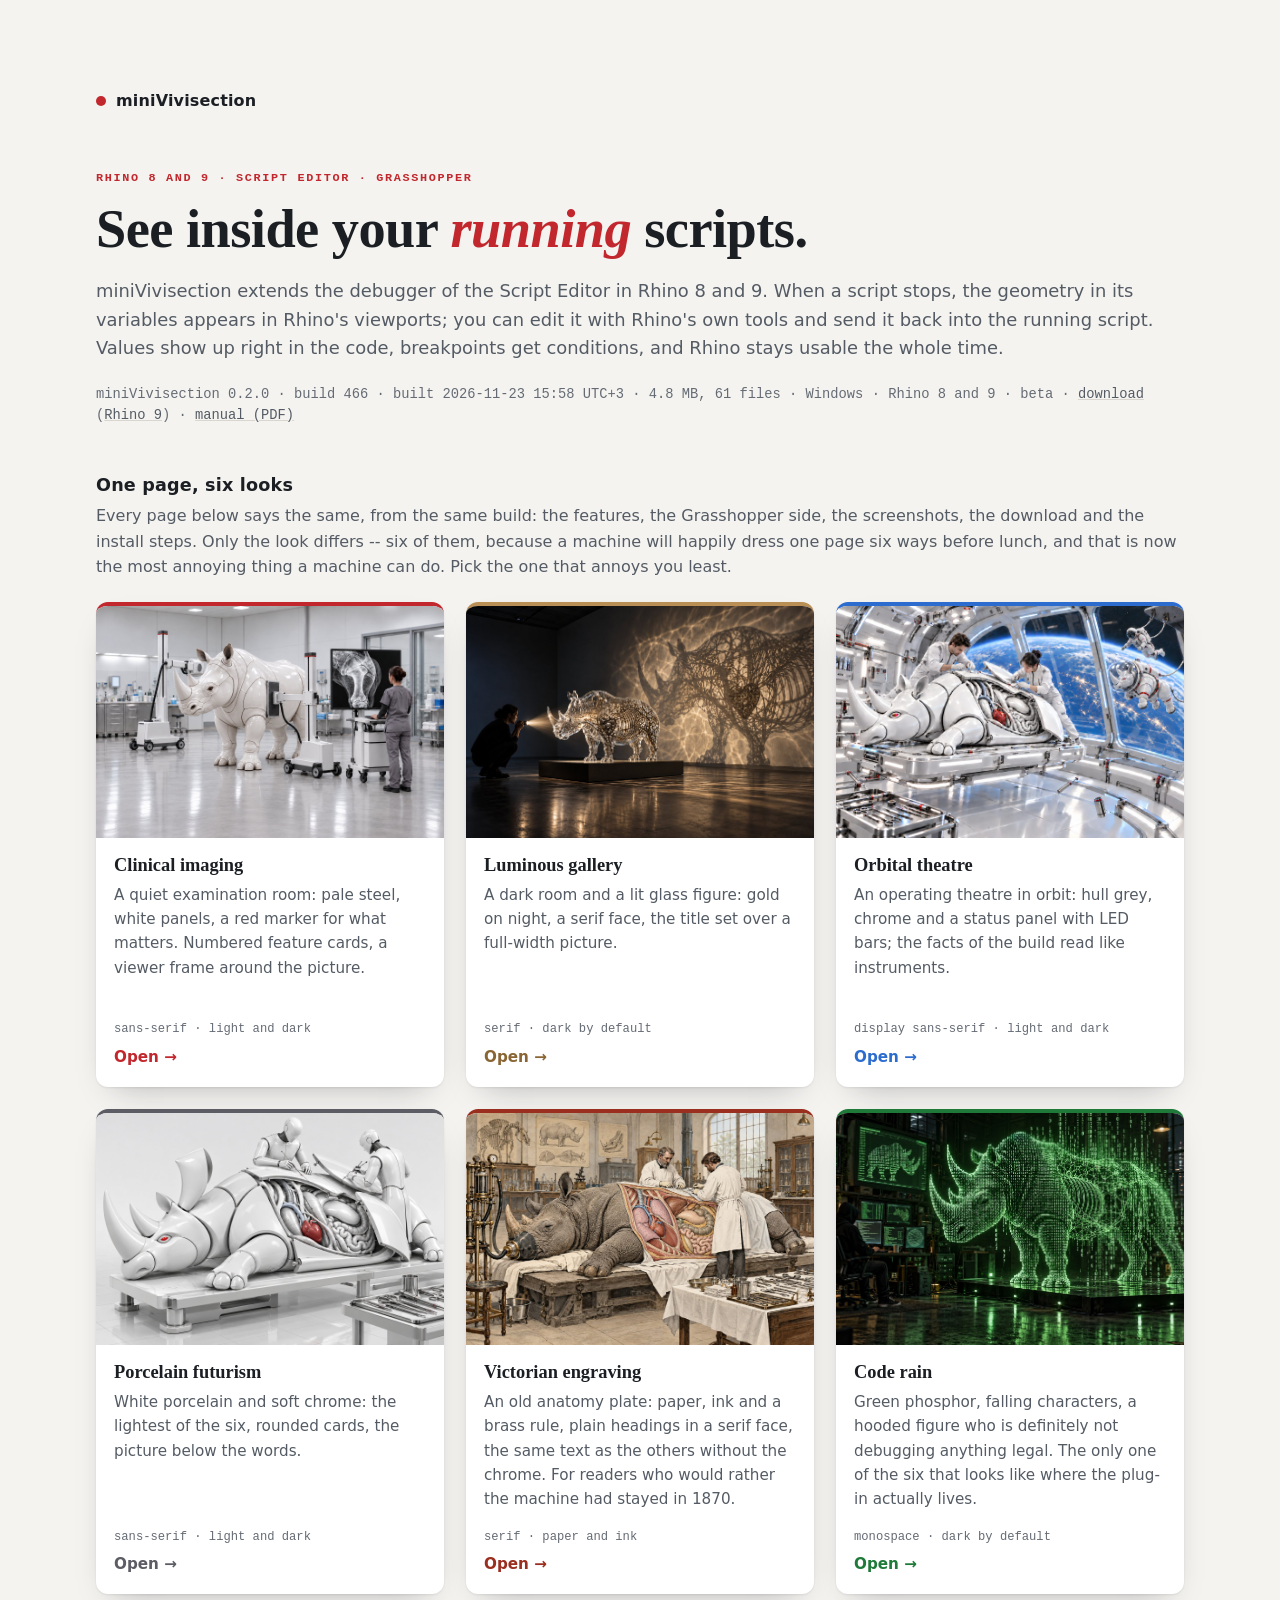
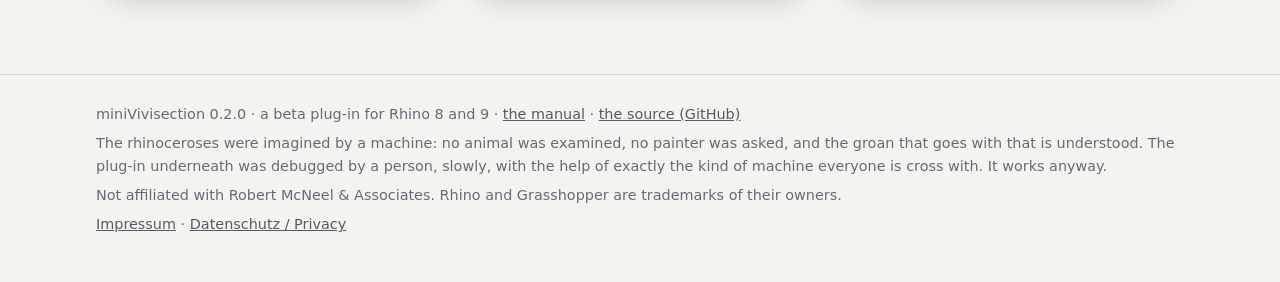
<file: web/pages/index.html>
<!doctype html>
<html lang="en">
<head>
<meta charset="utf-8">
<meta name="viewport" content="width=device-width, initial-scale=1">
<meta name="color-scheme" content="light dark">
<title>miniVivisection — see your Rhino script's data while you debug</title>
<meta name="description" content="miniVivisection: see inside your running scripts. A debugger extension for the Script Editor and Grasshopper of Rhino 8 and 9. One page in six looks: pick one.">
<link rel="canonical" href="https://restweiss.de/miniVivisection/">
<meta property="og:type" content="website">
<meta property="og:title" content="miniVivisection — see your Rhino script's data while you debug">
<meta property="og:description" content="A debugger extension for the Script Editor and Grasshopper of Rhino 8 and 9. One page in six looks: pick one.">
<meta property="og:image" content="https://restweiss.de/miniVivisection/clinical-imaging/hero.jpg?b=466">
<meta property="og:url" content="https://restweiss.de/miniVivisection/">
<link rel="icon" href="data:image/svg+xml,%3Csvg xmlns='http://www.w3.org/2000/svg' viewBox='0 0 32 32'%3E%3Crect width='32' height='32' rx='6' fill='%231b1f24'/%3E%3Ctext x='6' y='24' font-family='Georgia,serif' font-size='20' font-weight='700' fill='%23ffffff'%3EV%3C/text%3E%3Ccircle cx='24.5' cy='10.5' r='2.6' fill='none' stroke='%23e8585e' stroke-width='1.8'/%3E%3C/svg%3E">
<style>
  :root {
    --bg: #f4f3f0;
    --card: #ffffff;
    --ink: #1b1f24;
    --ink-soft: #545b64;
    --ink-faint: #656b74;
    --rule: #d9d6cf;
    --shadow: 0 1px 2px rgba(20, 20, 30, .08), 0 14px 32px -18px rgba(20, 20, 30, .35);
    --mark: #c1272d;
    --serif: "Iowan Old Style", "Palatino Linotype", Palatino, Georgia, serif;
    --sans: "Segoe UI Variable Text", "Segoe UI", system-ui, -apple-system, sans-serif;
    --mono: "Cascadia Mono", Consolas, "SF Mono", Menlo, monospace;
  }
  @media (prefers-color-scheme: dark) {
    :root:not([data-theme="light"]) {
      --bg: #101216;
      --card: #181b21;
      --ink: #e9e7e1;
      --ink-soft: #b3b0a8;
      --ink-faint: #8f8d86;
      --rule: #2b2f36;
      --shadow: 0 1px 2px rgba(0, 0, 0, .5), 0 16px 36px -18px rgba(0, 0, 0, .8);
      --mark: #e8585e;
    }
  }
  :root[data-theme="dark"] {
    --bg: #101216;
    --card: #181b21;
    --ink: #e9e7e1;
    --ink-soft: #b3b0a8;
    --ink-faint: #8f8d86;
    --rule: #2b2f36;
    --shadow: 0 1px 2px rgba(0, 0, 0, .5), 0 16px 36px -18px rgba(0, 0, 0, .8);
    --mark: #e8585e;
  }
  * { box-sizing: border-box; }
  html { -webkit-text-size-adjust: 100%; }
  body {
    margin: 0;
    background: var(--bg);
    color: var(--ink);
    font: 16px/1.6 var(--sans);
  }
  a { color: inherit; }
  a:focus-visible, button:focus-visible { outline: 2px solid currentColor; outline-offset: 3px; }
  .wrap { max-width: 1120px; margin: 0 auto; padding: 0 16px; }

  header { padding: clamp(40px, 8vw, 88px) 0 clamp(28px, 5vw, 48px); }
  .brand { display: flex; align-items: center; gap: 10px; font-weight: 600; letter-spacing: .01em; margin-bottom: clamp(28px, 5vw, 56px); }
  .brand .dot { width: 10px; height: 10px; border-radius: 50%; background: var(--mark); flex: none; }
  .eyebrow { font: 600 .74rem/1.4 var(--mono); letter-spacing: .14em; text-transform: uppercase; color: var(--mark); margin-bottom: 14px; }
  h1 { font: 700 clamp(2rem, 5.2vw, 3.4rem)/1.08 var(--serif); letter-spacing: -.01em; margin: 0 0 18px; }
  h1 em { font-style: italic; color: var(--mark); }
  .lead { font-size: 1.12rem; color: var(--ink-soft); margin: 0 0 22px; }
  .meta { font: .86rem/1.5 var(--mono); color: var(--ink-faint); }
  .meta a { color: var(--ink-soft); text-decoration-color: var(--rule); }

  .choose { padding: 0 0 clamp(40px, 7vw, 80px); }
  .choose h2 { font: 700 1.1rem/1.3 var(--sans); letter-spacing: .01em; margin: 0 0 6px; }
  .choose .sub { margin: 0 0 22px; color: var(--ink-soft); }
  .grid {
    display: grid;
    grid-template-columns: repeat(auto-fill, minmax(min(300px, 100%), 1fr));
    grid-auto-rows: 1fr;           /* every row, and so every card, the same height */
    gap: 22px;
    list-style: none; margin: 0; padding: 0;
  }
  .grid > li { display: flex; }   /* the card fills its cell: the text block grows, Open sits at the foot */
  .card {
    display: flex; flex-direction: column; flex: 1;
    background: var(--card);
    border-radius: 12px;
    border-top: 4px solid var(--accent);
    box-shadow: var(--shadow);
    overflow: hidden;
    text-decoration: none;
    color: inherit;
    transition: transform .18s ease, box-shadow .18s ease;
  }
  .card:hover, .card:focus-visible { transform: translateY(-3px); box-shadow: 0 2px 4px rgba(20, 20, 30, .08), 0 24px 44px -20px rgba(20, 20, 30, .45); }
  @media (prefers-reduced-motion: reduce) { .card { transition: none; } .card:hover { transform: none; } }
  .card img { display: block; width: 100%; height: auto; aspect-ratio: 3 / 2; object-fit: cover; background: var(--rule); }
  .card .text { padding: 16px 18px 18px; display: flex; flex-direction: column; gap: 6px; flex: 1; }
  .card .name { font: 700 1.15rem/1.25 var(--serif); }
  .card .look { color: var(--ink-soft); font-size: .95rem; margin: 0; }
  .card .type { font: .76rem/1.5 var(--mono); color: var(--ink-faint); margin-top: auto; padding-top: 10px; }
  .card .go { color: var(--go, var(--accent)); font-weight: 600; font-size: .95rem; } /* --go: the accent where it is too faint for text (WCAG AA) */
  .card .go::after { content: " \2192"; }
  .clinical { --accent: #c1272d; }
  .luminous { --accent: #b98f55; --go: #8a6534; }
  .orbital { --accent: #2d6ccf; }
  .porcelain { --accent: #5c5c64; }
  .victorian { --accent: #9a2f1f; }
  .rain { --accent: #1f7a3a; }
  @media (prefers-color-scheme: dark) { :root:not([data-theme="light"]) .rain { --accent: #39ff6e; } }
  :root[data-theme="dark"] .rain { --accent: #39ff6e; }
  @media (prefers-color-scheme: dark) { :root:not([data-theme="light"]) .porcelain { --accent: #9a9aa3; } }
  :root[data-theme="dark"] .porcelain { --accent: #9a9aa3; }
  @media (prefers-color-scheme: dark) {
    :root:not([data-theme="light"]) .clinical { --go: #ff6b70; }
    :root:not([data-theme="light"]) .orbital { --go: #7aa7f0; }
    :root:not([data-theme="light"]) .victorian { --go: #e8826c; }
    :root:not([data-theme="light"]) .luminous { --go: #b98f55; }
  }
  :root[data-theme="dark"] .clinical { --go: #ff6b70; }
  :root[data-theme="dark"] .orbital { --go: #7aa7f0; }
  :root[data-theme="dark"] .victorian { --go: #e8826c; }
  :root[data-theme="dark"] .luminous { --go: #b98f55; }

  footer { border-top: 1px solid var(--rule); padding: 22px 0 40px; color: var(--ink-faint); font-size: .9rem; }
  footer p { margin: 6px 0; }
  footer a { color: var(--ink-soft); }
</style>
</head>
<body>
<header>
  <div class="wrap">
    <div class="brand"><span class="dot" aria-hidden="true"></span>miniVivisection</div>
    <div class="eyebrow">Rhino 8 and 9 &middot; Script Editor &middot; Grasshopper</div>
    <h1>See inside your <em>running</em> scripts.</h1>
    <p class="lead">
      miniVivisection extends the debugger of the Script Editor in Rhino 8 and 9. When a script stops, the geometry in its
      variables appears in Rhino's viewports; you can edit it with Rhino's own tools and send it back into the
      running script. Values show up right in the code, breakpoints get conditions, and Rhino stays usable the whole time.
    </p>
    <div class="meta">miniVivisection 0.2.0 &middot; build 466 &middot; built 2026-11-23 15:58 UTC+3 &middot; 4.8 MB, 61 files &middot; Windows &middot; Rhino 8 and 9 &middot; beta &middot;
      <a href="downloads/minivivisection-0.2.0-beta.466-rh8_36-win.yak">download</a> (<a href="downloads/minivivisection-0.2.0-beta.466-rh9_2-win.yak">Rhino 9</a>) &middot; <a href="downloads/miniVivisection_Manual.pdf">manual (PDF)</a></div>
  </div>
</header>

<main class="choose">
  <div class="wrap">
    <h2>One page, six looks</h2>
    <p class="sub">Every page below says the same, from the same build: the features, the Grasshopper side, the screenshots, the download and the install steps. Only the look differs -- six of them, because a machine will happily dress one page six ways before lunch, and that is now the most annoying thing a machine can do. Pick the one that annoys you least.</p>
    <ul class="grid">
      <li><a class="card clinical" href="clinical-imaging/">
        <img src="clinical-imaging/hero.jpg?b=466" width="1536" height="1024" alt="A ceramic rhinoceros under examination in an imaging lab" loading="lazy" decoding="async">
        <span class="text">
          <span class="name">Clinical imaging</span>
          <p class="look">A quiet examination room: pale steel, white panels, a red marker for what matters. Numbered feature cards, a viewer frame around the picture.</p>
          <span class="type">sans-serif &middot; light and dark</span>
          <span class="go">Open</span>
        </span>
      </a></li>
      <li><a class="card luminous" href="luminous-gallery/">
        <img src="luminous-gallery/hero.jpg?b=466" width="1672" height="941" alt="A glass rhinoceros lit in a dark gallery" loading="lazy" decoding="async">
        <span class="text">
          <span class="name">Luminous gallery</span>
          <p class="look">A dark room and a lit glass figure: gold on night, a serif face, the title set over a full-width picture.</p>
          <span class="type">serif &middot; dark by default</span>
          <span class="go">Open</span>
        </span>
      </a></li>
      <li><a class="card orbital" href="orbital-theatre/">
        <img src="orbital-theatre/hero.jpg?b=466" width="1536" height="1024" alt="A rhinoceros opened up in an orbital operating theatre" loading="lazy" decoding="async">
        <span class="text">
          <span class="name">Orbital theatre</span>
          <p class="look">An operating theatre in orbit: hull grey, chrome and a status panel with LED bars; the facts of the build read like instruments.</p>
          <span class="type">display sans-serif &middot; light and dark</span>
          <span class="go">Open</span>
        </span>
      </a></li>
      <li><a class="card porcelain" href="porcelain-futurism/">
        <img src="porcelain-futurism/hero.jpg?b=466" width="1536" height="1024" alt="A porcelain rhinoceros dissected into clean parts" loading="lazy" decoding="async">
        <span class="text">
          <span class="name">Porcelain futurism</span>
          <p class="look">White porcelain and soft chrome: the lightest of the six, rounded cards, the picture below the words.</p>
          <span class="type">sans-serif &middot; light and dark</span>
          <span class="go">Open</span>
        </span>
      </a></li>
      <li><a class="card victorian" href="victorian-engraving/">
        <img src="victorian-engraving/hero.jpg?b=466" width="1600" height="1067" alt="A Victorian engraving of a rhinoceros anatomy study" loading="lazy" decoding="async">
        <span class="text">
          <span class="name">Victorian engraving</span>
          <p class="look">An old anatomy plate: paper, ink and a brass rule, plain headings in a serif face, the same text as the others without the chrome. For readers who would rather the machine had stayed in 1870.</p>
          <span class="type">serif &middot; paper and ink</span>
          <span class="go">Open</span>
        </span>
      </a></li>
      <li><a class="card rain" href="code-rain/">
        <img src="code-rain/hero.jpg?b=466" width="1672" height="941" alt="A rhinoceros made of falling green code in a hacker's den, a hooded figure at the terminals" loading="lazy" decoding="async">
        <span class="text">
          <span class="name">Code rain</span>
          <p class="look">Green phosphor, falling characters, a hooded figure who is definitely not debugging anything legal. The only one of the six that looks like where the plug-in actually lives.</p>
          <span class="type">monospace &middot; dark by default</span>
          <span class="go">Open</span>
        </span>
      </a></li>
    </ul>
  </div>
</main>

<footer>
  <div class="wrap">
    <p>miniVivisection 0.2.0 &middot; a beta plug-in for Rhino 8 and 9 &middot; <a href="downloads/miniVivisection_Manual.pdf">the manual</a> &middot; <a href="https://github.com/ristflo/miniVivisection">the source (GitHub)</a></p>
    <p>The rhinoceroses were imagined by a machine: no animal was examined, no painter was asked, and the groan that goes with that is understood. The plug-in underneath was debugged by a person, slowly, with the help of exactly the kind of machine everyone is cross with. It works anyway.</p>
    <p>Not affiliated with Robert McNeel &amp; Associates. Rhino and Grasshopper are trademarks of their owners.</p>
    <p><a href="impressum.html">Impressum</a> &middot; <a href="datenschutz.html">Datenschutz / Privacy</a></p>
  </div>
</footer>
</body>
</html>
</file>
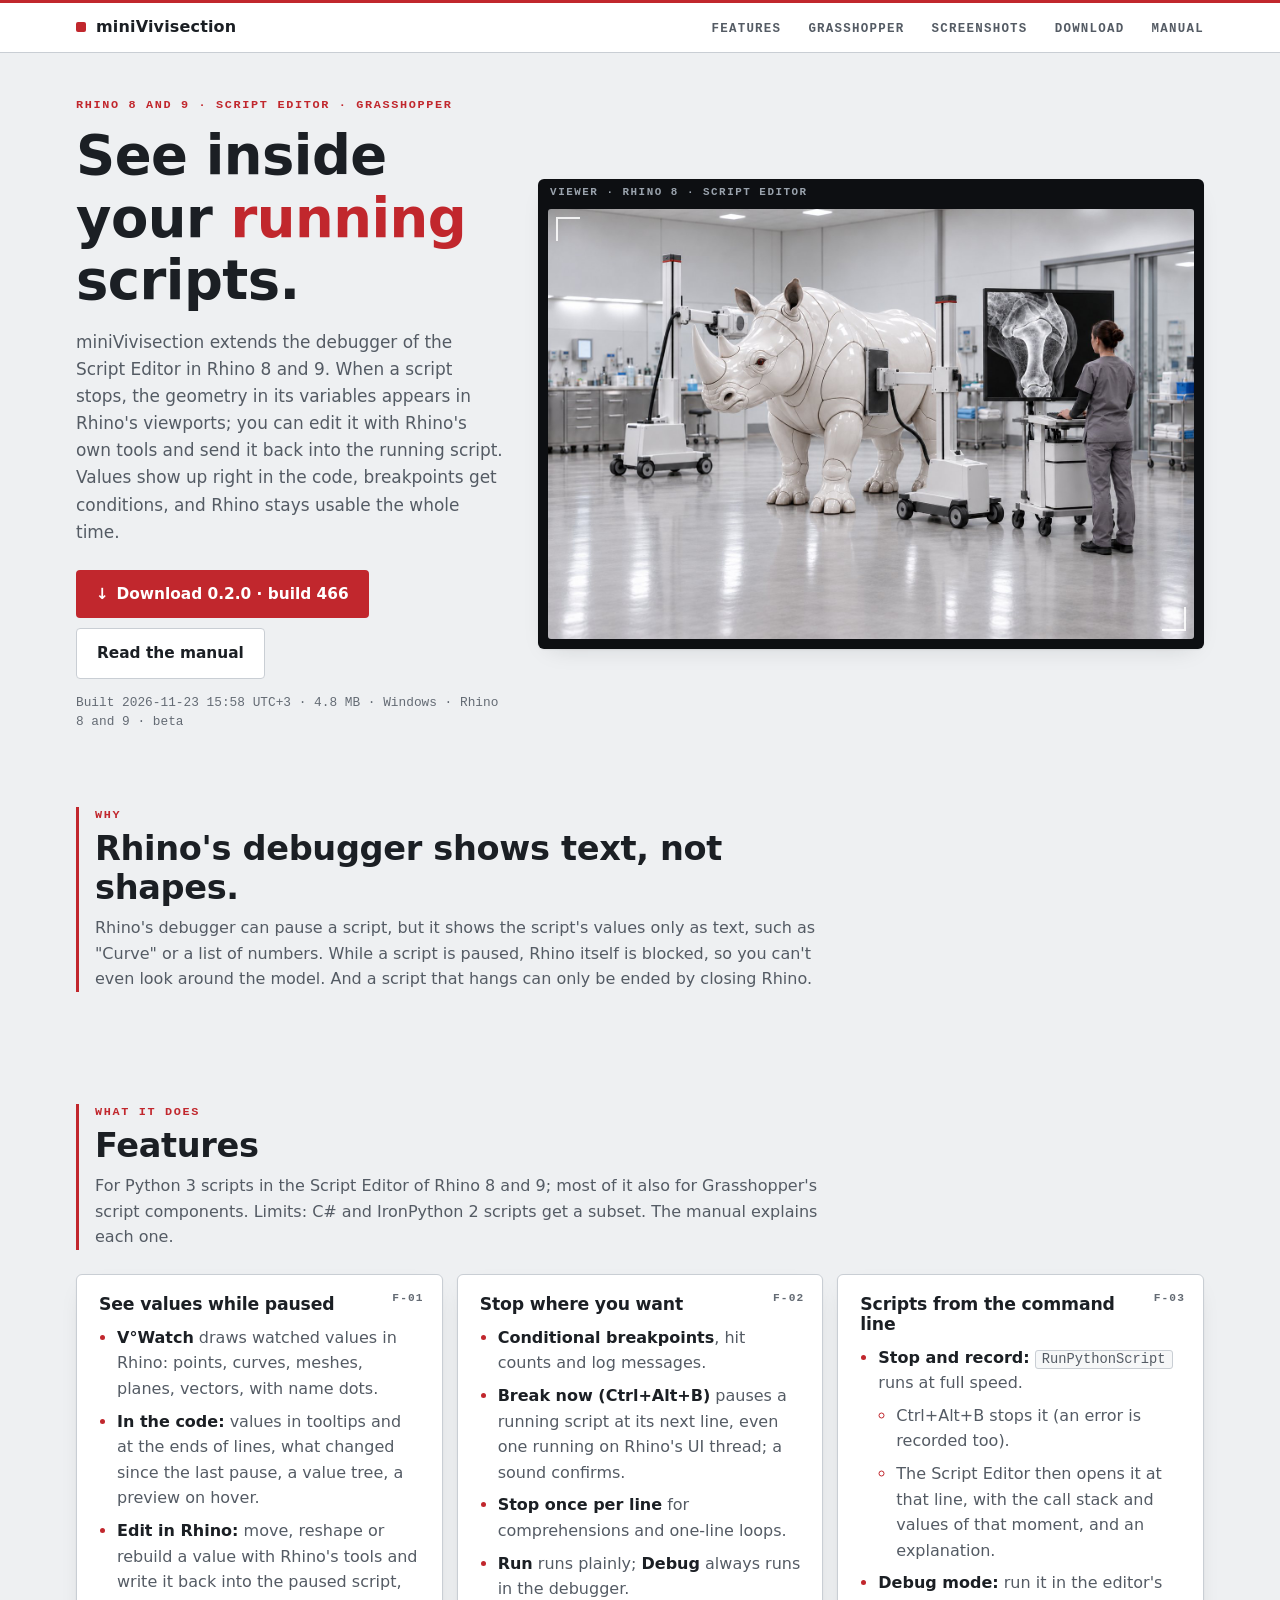
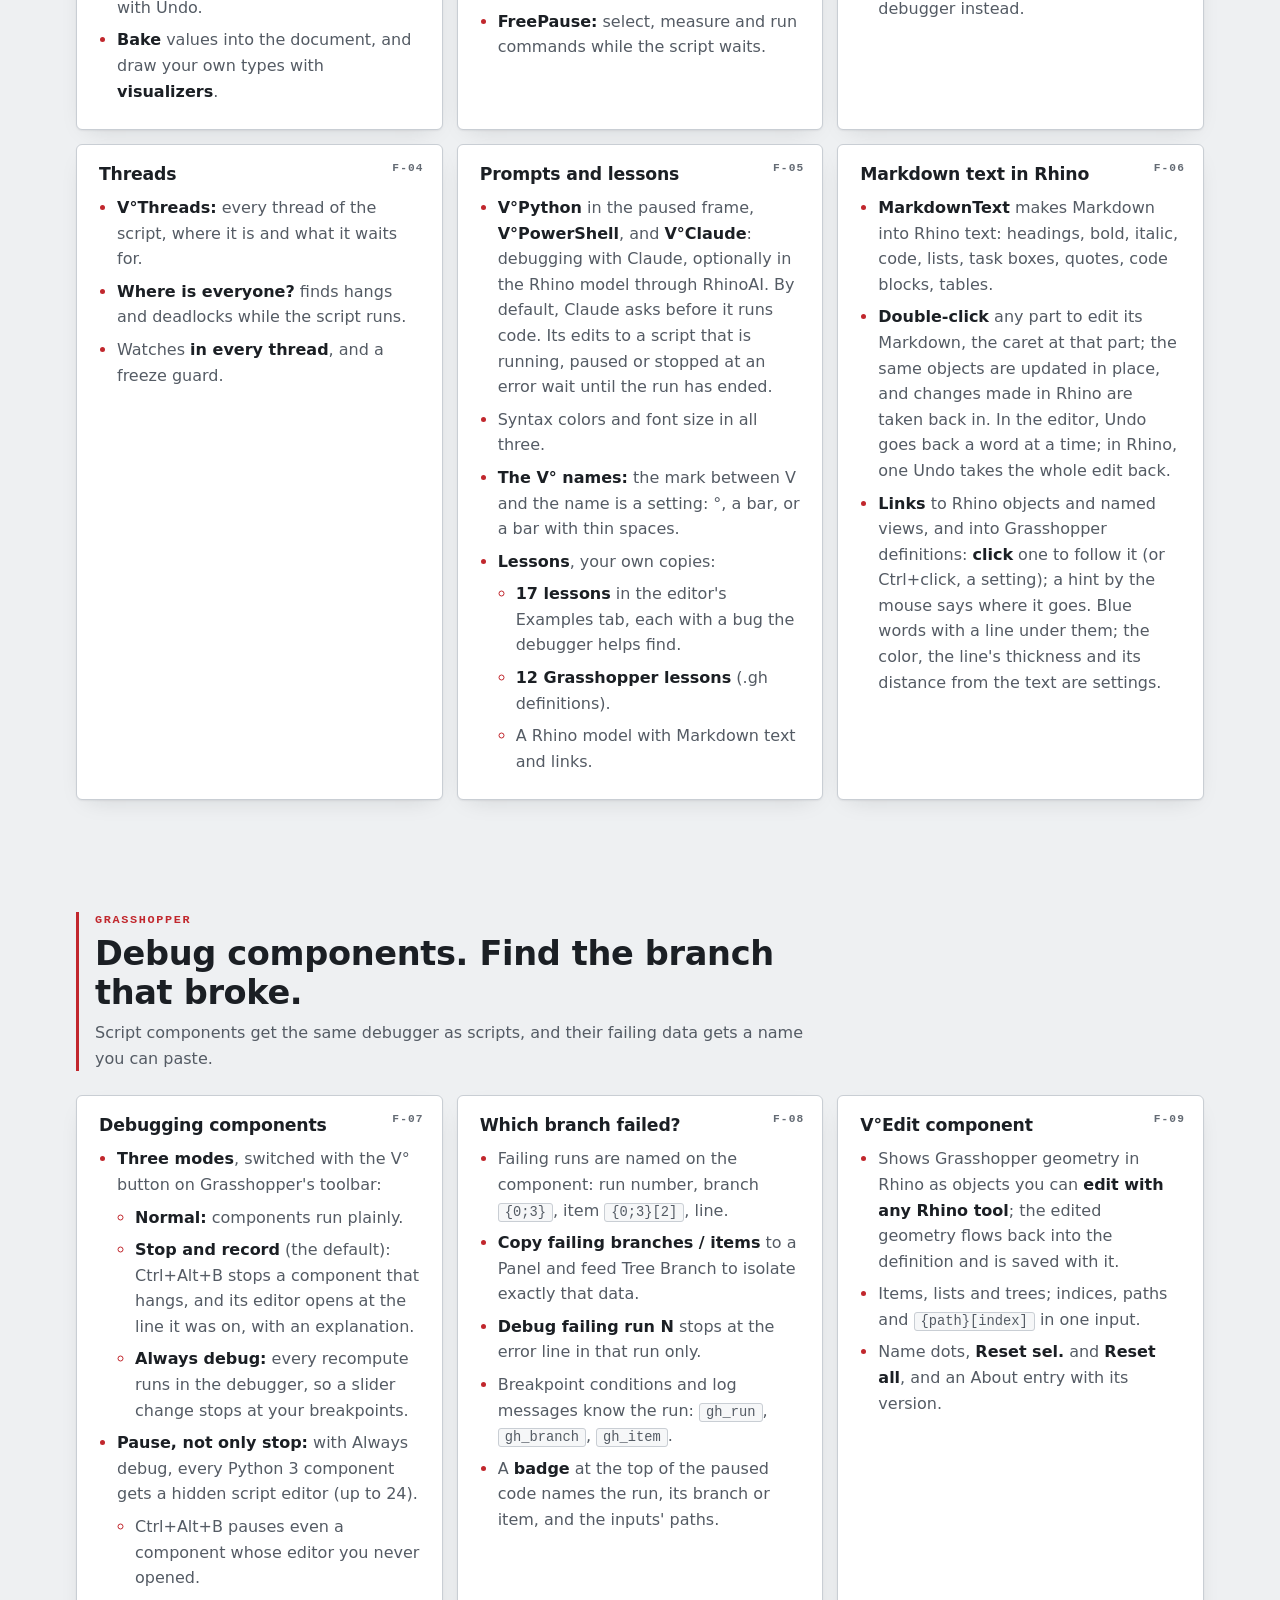
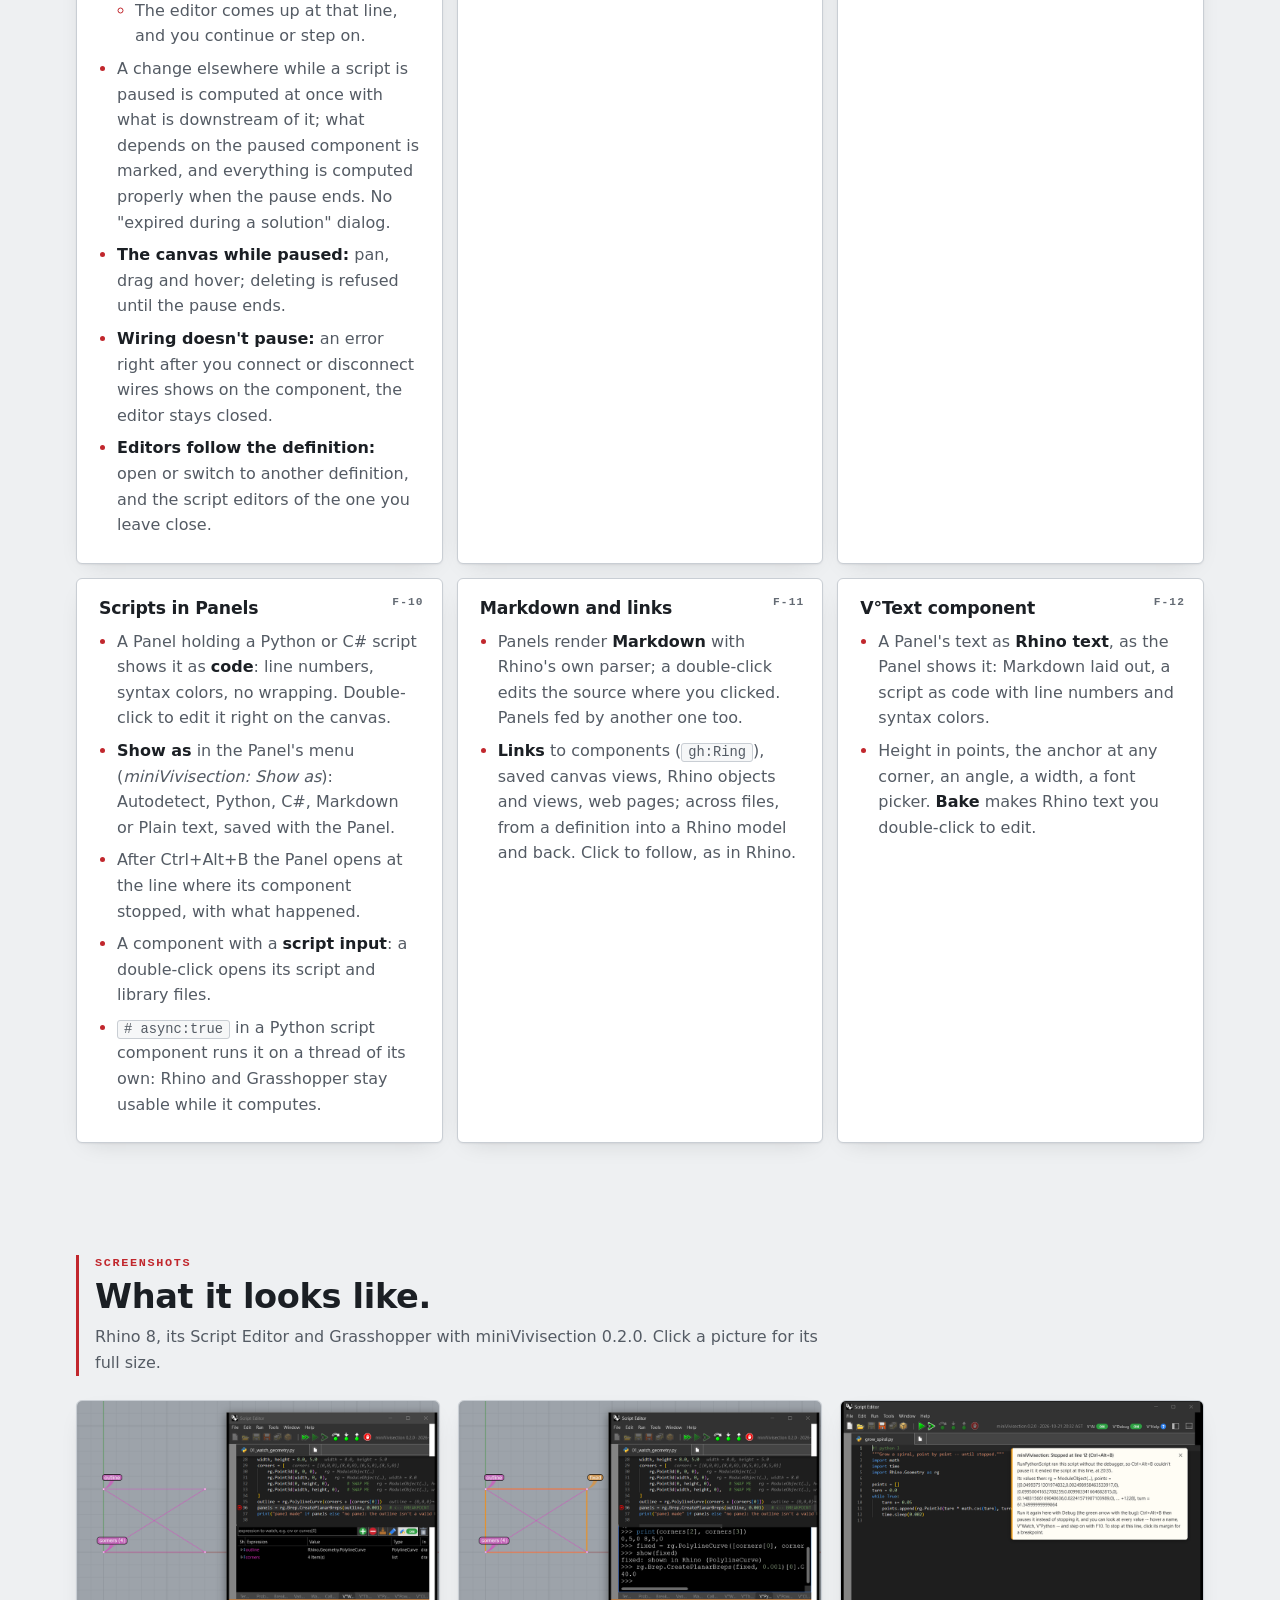
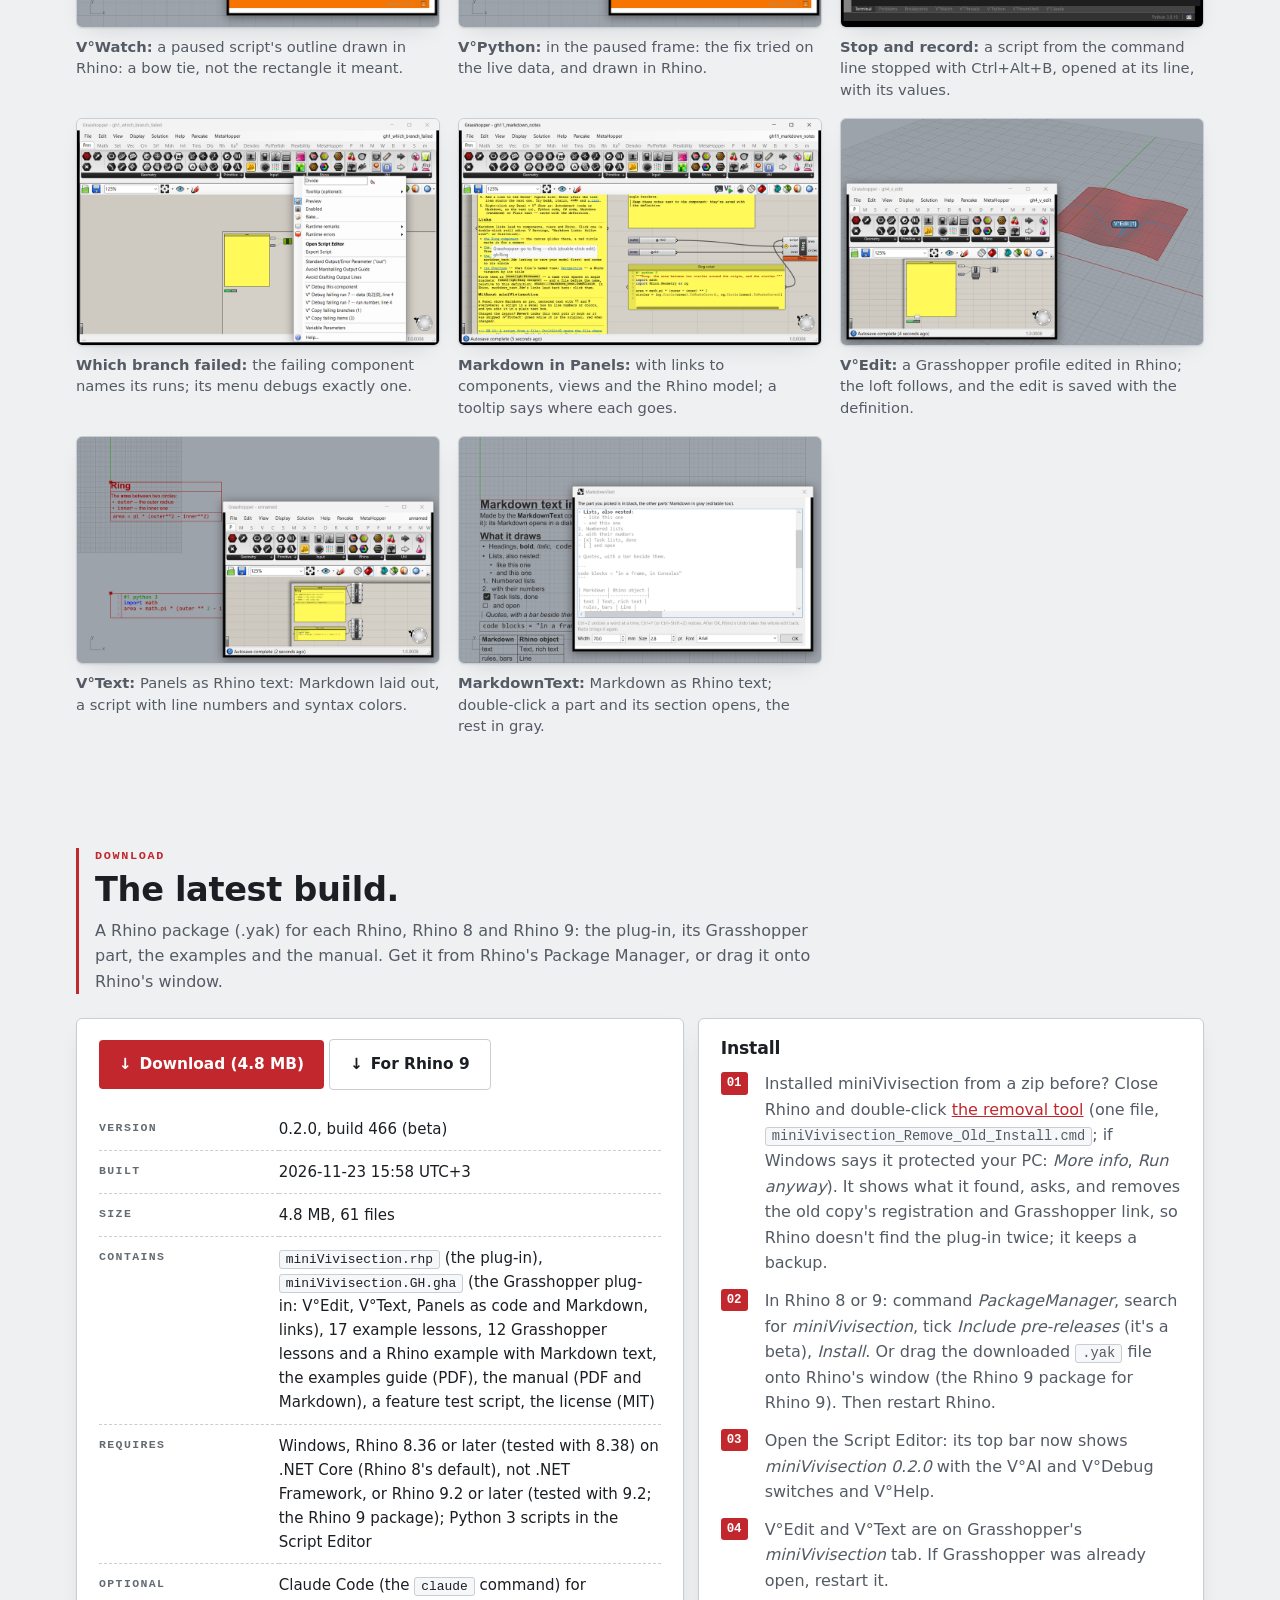
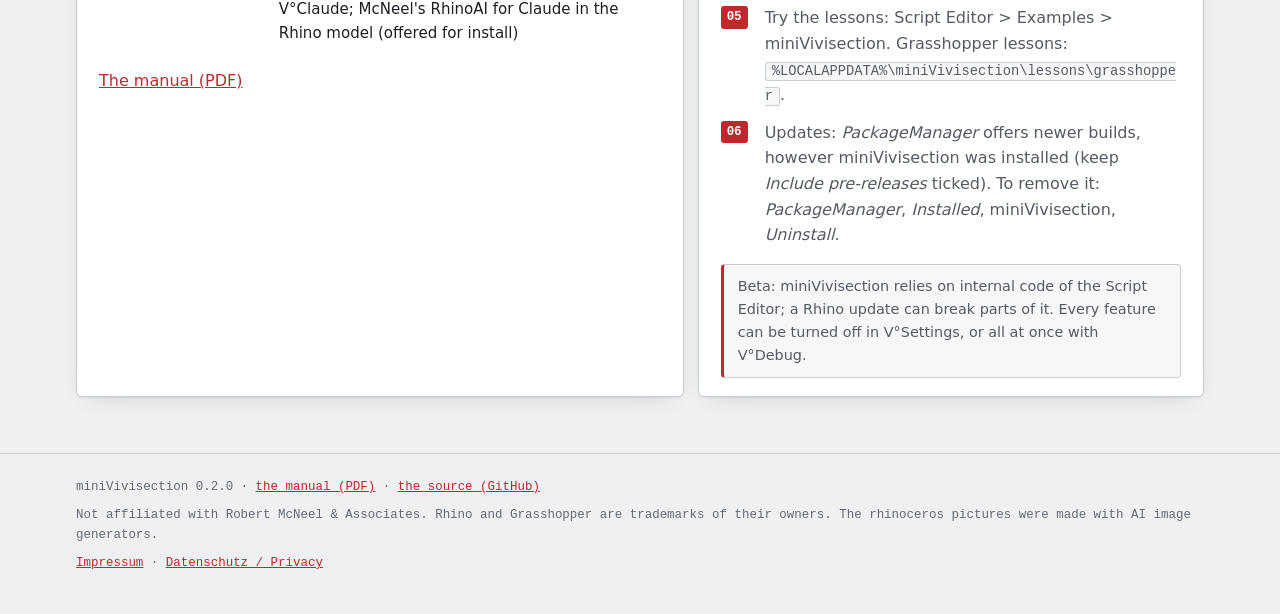
<file: web/pages/clinical-imaging/index.html>
<!doctype html>
<html lang="en">
<head>
<meta charset="utf-8">
<meta name="viewport" content="width=device-width, initial-scale=1">
<title>miniVivisection — see your Rhino script's data while you debug</title>
<meta name="description" content="miniVivisection: see inside your running scripts. A debugger extension for the Script Editor and Grasshopper of Rhino 8 and 9.">
<meta name="color-scheme" content="light dark">
<link rel="canonical" href="https://restweiss.de/miniVivisection/clinical-imaging/">
<meta property="og:type" content="website">
<meta property="og:title" content="miniVivisection — see your Rhino script's data while you debug">
<meta property="og:description" content="miniVivisection: see inside your running scripts. A debugger extension for the Script Editor and Grasshopper of Rhino 8 and 9.">
<meta property="og:image" content="https://restweiss.de/miniVivisection/clinical-imaging/hero.jpg?b=466">
<meta property="og:url" content="https://restweiss.de/miniVivisection/clinical-imaging/">
<link rel="icon" href="data:image/svg+xml,%3Csvg%20xmlns=%27http://www.w3.org/2000/svg%27%20viewBox=%270%200%2032%2032%27%3E%3Crect%20width=%2732%27%20height=%2732%27%20rx=%277%27%20fill=%27%23c1272d%27/%3E%3Ctext%20x=%2715%27%20y=%2723%27%20font-family=%27Segoe%20UI,Arial,sans-serif%27%20font-size=%2719%27%20font-weight=%27700%27%20text-anchor=%27middle%27%20fill=%27%23fff%27%3EV%C2%B0%3C/text%3E%3C/svg%3E">
<style>
  /* Clinical imaging: a bright lab, steel and white, a red equipment stripe, readouts. */
  :root {
    --bg: #eef0f2;
    --panel: #ffffff;
    --panel-2: #f6f7f8;
    --steel: #c9ced4;
    --steel-dark: #8e959d;
    --ink: #1b1f24;
    --ink-soft: #545b64;
    --ink-faint: #646b74;
    --red: #c1272d;            /* the stripe on the scanner columns */
    --red-ink: #ffffff;
    --film: #0d0f12;           /* the X-ray monitor */
    --film-ink: #e9edf1;
    --mono: "Cascadia Mono", Consolas, "SF Mono", monospace;
    --shadow: 0 1px 2px rgba(20, 25, 30, .06), 0 8px 24px -12px rgba(20, 25, 30, .18);
  }
  /* Dark: the reading room -- the films lit, the room dim. */
  @media (prefers-color-scheme: dark) {
    :root:not([data-theme="light"]) {
      --bg: #0e1013; --panel: #161a1f; --panel-2: #1b2026; --steel: #2b3139; --steel-dark: #6b737d;
      --ink: #e8ecf0; --ink-soft: #a6aeb7; --ink-faint: #8a929c; --red: #e8585e; --red-ink: #0e1013;
      --film: #050607; --shadow: 0 1px 2px rgba(0,0,0,.4), 0 8px 24px -12px rgba(0,0,0,.6);
    }
  }
  :root[data-theme="dark"] {
    --bg: #0e1013; --panel: #161a1f; --panel-2: #1b2026; --steel: #2b3139; --steel-dark: #6b737d;
    --ink: #e8ecf0; --ink-soft: #a6aeb7; --ink-faint: #8a929c; --red: #e8585e; --red-ink: #0e1013;
    --film: #050607; --shadow: 0 1px 2px rgba(0,0,0,.4), 0 8px 24px -12px rgba(0,0,0,.6);
  }

  * { box-sizing: border-box; }
  html { -webkit-text-size-adjust: 100%; }
  body { margin: 0; background: var(--bg); color: var(--ink); font: 16px/1.6 "Segoe UI", system-ui, -apple-system, Roboto, sans-serif; }
  h1, h2, h3 { margin: 0; line-height: 1.15; font-weight: 600; letter-spacing: -.01em; }
  a { color: var(--red); }
  a:focus-visible { outline: 2px solid currentColor; outline-offset: 2px; }
  .btn.primary:focus-visible { outline-color: var(--red); }
  code { font: .86em/1.4 var(--mono); background: var(--panel-2); border: 1px solid var(--steel); padding: 1px 6px; border-radius: 3px; overflow-wrap: anywhere; }
  .wrap { max-width: 1160px; margin: 0 auto; padding: 0 16px; }

  /* the top bar: a device's header -- a red stripe on steel */
  header.top { background: var(--panel); border-bottom: 1px solid var(--steel); box-shadow: inset 0 3px 0 var(--red); }
  header.top .wrap { display: flex; align-items: center; justify-content: space-between; padding-top: 14px; padding-bottom: 12px; }
  .brand { display: flex; align-items: center; gap: 10px; font-weight: 700; letter-spacing: .01em; }
  .brand .dot { width: 10px; height: 10px; background: var(--red); border-radius: 2px; }
  nav a { margin-left: 22px; text-decoration: none; color: var(--ink-soft); font: 600 .78rem/1 var(--mono); letter-spacing: .1em; text-transform: uppercase; }
  nav a:hover { color: var(--red); }
  /* phones: the nav as a wrapped row under the name */
  @media (max-width: 680px) { header.top .wrap { flex-wrap: wrap; row-gap: 8px; } nav { display: flex; flex-wrap: wrap; gap: 4px 18px; width: 100%; } nav a { margin-left: 0; } }

  .hero { padding: 44px 0 20px; }
  .hero-grid { display: grid; grid-template-columns: minmax(0, .9fr) minmax(0, 1.4fr); gap: 34px; align-items: center; }
  @media (max-width: 900px) { .hero-grid { grid-template-columns: 1fr; } }
  .eyebrow { font: 600 .74rem/1.4 var(--mono); letter-spacing: .14em; text-transform: uppercase; color: var(--red); }
  .hero h1 { font-size: clamp(2.2rem, 4.6vw, 3.4rem); margin: 12px 0 16px; }
  .hero h1 em { font-style: normal; color: var(--red); }
  .hero p.lead { color: var(--ink-soft); font-size: 1.06rem; margin: 0 0 24px; }
  .actions { display: flex; flex-wrap: wrap; gap: 10px; }
  .btn { display: inline-flex; max-width: 100%; overflow-wrap: anywhere; align-items: center; gap: 10px; padding: 12px 20px; border-radius: 4px; font-weight: 600; text-decoration: none; font-size: .96rem; }
  .btn.primary { background: var(--red); color: var(--red-ink); }
  .btn.primary:hover { filter: brightness(1.08); }
  .btn.ghost { background: var(--panel); color: var(--ink); border: 1px solid var(--steel); }
  .btn.ghost:hover { border-color: var(--steel-dark); }
  .meta { font: .8rem/1.5 var(--mono); color: var(--ink-faint); margin-top: 14px; }

  /* the image in a viewer: a header line of readouts, crosshair corners */
  .viewer { margin: 0; background: var(--film); border-radius: 6px; padding: 30px 10px 10px; position: relative; box-shadow: var(--shadow); }
  .viewer::before {
    content: "VIEWER \00B7  RHINO 8 \00B7  SCRIPT EDITOR";
    position: absolute; top: 8px; left: 12px; right: 12px;
    font: 600 .68rem/1 var(--mono); letter-spacing: .14em; color: #9aa3ad;
  }
  @media (max-width: 500px) { .viewer { padding-top: 10px; } .viewer::before { display: none; } }
  .viewer .frame { position: relative; }
  .viewer img { width: 100%; height: auto; display: block; border-radius: 3px; }
  .viewer .frame::before, .viewer .frame::after {
    content: ""; position: absolute; width: 22px; height: 22px; border: 2px solid rgba(255,255,255,.85); pointer-events: none;
  }
  .viewer .frame::before { top: 8px; left: 8px; border-right: 0; border-bottom: 0; }
  .viewer .frame::after { bottom: 8px; right: 8px; border-left: 0; border-top: 0; }

  section { padding: 56px 0; }
  .section-head { margin-bottom: 24px; max-width: 760px; border-left: 3px solid var(--red); padding-left: 16px; }
  .section-head .eyebrow { display: block; margin-bottom: 6px; }
  .section-head h2 { font-size: clamp(1.6rem, 3vw, 2.1rem); }
  .section-head p { color: var(--ink-soft); margin: 8px 0 0; }

  /* device panels: white, a steel hairline, a number in the corner */
  .cards { display: grid; grid-template-columns: repeat(auto-fill, minmax(min(290px, 100%), 1fr)); gap: 14px; counter-reset: panel; }
  .card { background: var(--panel); border: 1px solid var(--steel); border-radius: 6px; padding: 20px 22px 18px; box-shadow: var(--shadow); position: relative; counter-increment: panel; }
  .card::after {
    content: "F-" counter(panel, decimal-leading-zero); position: absolute; top: 18px; right: 18px;
    font: 600 .7rem/1 var(--mono); letter-spacing: .1em; color: var(--ink-faint);
  }
  .card h3 { font-size: 1.08rem; margin-bottom: 10px; padding-right: 48px; }
  .card ul { margin: 0; padding-left: 18px; color: var(--ink-soft); }
  .card li { margin: 7px 0; }
  .card li::marker { color: var(--red); }
  .card li strong { color: var(--ink); }
  #grasshopper .cards { counter-reset: panel 6; }
  #download .card::after { content: none; }
  #why .section-head { margin-bottom: 0; }

  .download { display: grid; grid-template-columns: 1.2fr 1fr; gap: 14px; }
  @media (max-width: 880px) { .download { grid-template-columns: 1fr; } }
  .spec { width: 100%; border-collapse: collapse; margin: 18px 0 14px; font-size: .94rem; }
  .spec td { padding: 9px 0; border-bottom: 1px dashed var(--steel); vertical-align: top; }
  .spec tr:last-child td { border-bottom: 0; }
  .spec td:first-child { width: 32%; font: 600 .72rem/1.9 var(--mono); letter-spacing: .12em; text-transform: uppercase; color: var(--ink-faint); }
  ol.steps { margin: 0; padding: 0; list-style: none; counter-reset: step; color: var(--ink-soft); }
  ol.steps li { counter-increment: step; position: relative; padding-left: 44px; margin: 12px 0; }
  ol.steps li::before {
    content: counter(step, decimal-leading-zero); position: absolute; left: 0; top: 1px;
    font: 600 .78rem/1 var(--mono); color: var(--red-ink); background: var(--red); padding: 5px 6px; border-radius: 3px;
  }
  .note { margin-top: 16px; font-size: .9rem; color: var(--ink-soft); padding: 10px 14px; border: 1px solid var(--steel); border-left: 3px solid var(--red); border-radius: 4px; background: var(--panel-2); }

  footer { border-top: 1px solid var(--steel); padding: 24px 0 40px; font: .78rem/1.6 var(--mono); color: var(--ink-faint); }
  footer .wrap { display: flex; flex-wrap: wrap; gap: 8px 24px; justify-content: space-between; }
  .shots { display: grid; grid-template-columns: repeat(auto-fill, minmax(min(300px, 100%), 1fr)); gap: 18px; }
  .shots figure { margin: 0; }
  .shots img { width: 100%; height: auto; display: block; border-radius: 6px; border: 1px solid var(--steel); box-shadow: var(--shadow); }
  .shots figcaption { color: var(--ink-soft); font-size: .92rem; line-height: 1.45; margin-top: 8px; }
</style>
</head>
<body>

<header class="top">
  <div class="wrap">
    <div class="brand"><span class="dot" aria-hidden="true"></span>miniVivisection</div>
    <nav>
      <a href="#features">Features</a>
      <a href="#grasshopper">Grasshopper</a>
      <a href="#screenshots">Screenshots</a>
      <a href="#download">Download</a>
      <a href="../downloads/miniVivisection_Manual.pdf">Manual</a>
    </nav>
  </div>
</header>

<main>
  <div class="hero">
    <div class="wrap hero-grid">
      <div class="hero-text">
        <div class="eyebrow">Rhino 8 and 9 &middot; Script Editor &middot; Grasshopper</div>
        <h1>See inside your <em>running</em> scripts.</h1>
        <p class="lead">
          miniVivisection extends the debugger of the Script Editor in Rhino 8 and 9. When a script stops, the geometry in its
          variables appears in Rhino's viewports; you can edit it with Rhino's own tools and send it back into the
          running script. Values show up right in the code, breakpoints get conditions, and Rhino stays usable the whole time.
        </p>
        <div class="actions">
          <a class="btn primary" href="../downloads/minivivisection-0.2.0-beta.466-rh8_36-win.yak" download>&#8595;&ensp;Download 0.2.0 &middot; build 466</a>
          <a class="btn ghost" href="../downloads/miniVivisection_Manual.pdf">Read the manual</a>
        </div>
        <div class="meta">Built 2026-11-23 15:58 UTC+3 &middot; 4.8 MB &middot; Windows &middot; Rhino 8 and 9 &middot; beta</div>
      </div>
      <figure class="viewer">
        <div class="frame">
          <img src="hero.jpg?b=466" width="1536" height="1024" alt="A bright imaging lab: a glossy white ceramic rhinoceros stands between two mobile scanner arms with red-striped columns, while a technician in grey scrubs studies an X-ray of its leg bones on a large black monitor.">
        </div>
      </figure>
    </div>
  </div>

  <section id="why">
    <div class="wrap">
      <div class="section-head">
        <span class="eyebrow">Why</span>
        <h2>Rhino's debugger shows text, not shapes.</h2>
        <p>Rhino's debugger can pause a script, but it shows the script's values only as text, such as "Curve" or a list of numbers. While a script is paused, Rhino itself is blocked, so you can't even look around the model. And a script that hangs can only be ended by closing Rhino.</p>
      </div>
    </div>
  </section>

  <section id="features">
    <div class="wrap">
      <div class="section-head">
        <span class="eyebrow">What it does</span>
        <h2>Features</h2>
        <p>For Python 3 scripts in the Script Editor of Rhino 8 and 9; most of it also for Grasshopper's script components. Limits: C# and IronPython 2 scripts get a subset. The manual explains each one.</p>
      </div>
      <div class="cards">
        <div class="card">
          <h3>See values while paused</h3>
          <ul>
            <li><strong>V°Watch</strong> draws watched values in Rhino: points, curves, meshes, planes, vectors, with name dots.</li>
            <li><strong>In the code:</strong> values in tooltips and at the ends of lines, what changed since the last pause, a value tree, a preview on hover.</li>
            <li><strong>Edit in Rhino:</strong> move, reshape or rebuild a value with Rhino's tools and write it back into the paused script, with Undo.</li>
            <li><strong>Bake</strong> values into the document, and draw your own types with <strong>visualizers</strong>.</li>
          </ul>
        </div>
        <div class="card">
          <h3>Stop where you want</h3>
          <ul>
            <li><strong>Conditional breakpoints</strong>, hit counts and log messages.</li>
            <li><strong>Break now (Ctrl+Alt+B)</strong> pauses a running script at its next line, even one running on Rhino's UI thread; a sound confirms.</li>
            <li><strong>Stop once per line</strong> for comprehensions and one-line loops.</li>
            <li><strong>Run</strong> runs plainly; <strong>Debug</strong> always runs in the debugger.</li>
            <li><strong>FreePause:</strong> select, measure and run commands while the script waits.</li>
          </ul>
        </div>
        <div class="card">
          <h3>Scripts from the command line</h3>
          <ul>
            <li><strong>Stop and record:</strong> <code>RunPythonScript</code> runs at full speed.
              <ul>
                <li>Ctrl+Alt+B stops it (an error is recorded too).</li>
                <li>The Script Editor then opens it at that line, with the call stack and values of that moment, and an explanation.</li>
              </ul>
            </li>
            <li><strong>Debug mode:</strong> run it in the editor's debugger instead.</li>
          </ul>
        </div>
        <div class="card">
          <h3>Threads</h3>
          <ul>
            <li><strong>V°Threads:</strong> every thread of the script, where it is and what it waits for.</li>
            <li><strong>Where is everyone?</strong> finds hangs and deadlocks while the script runs.</li>
            <li>Watches <strong>in every thread</strong>, and a freeze guard.</li>
          </ul>
        </div>
        <div class="card">
          <h3>Prompts and lessons</h3>
          <ul>
            <li><strong>V°Python</strong> in the paused frame, <strong>V°PowerShell</strong>, and <strong>V°Claude</strong>: debugging with Claude, optionally in the Rhino model through RhinoAI. By default, Claude asks before it runs code. Its edits to a script that is running, paused or stopped at an error wait until the run has ended.</li>
            <li>Syntax colors and font size in all three.</li>
            <li><strong>The V° names:</strong> the mark between V and the name is a setting: °, a bar, or a bar with thin spaces.</li>
            <li><strong>Lessons</strong>, your own copies:
              <ul>
                <li><strong>17 lessons</strong> in the editor's Examples tab, each with a bug the debugger helps find.</li>
                <li><strong>12 Grasshopper lessons</strong> (.gh definitions).</li>
                <li>A Rhino model with Markdown text and links.</li>
              </ul>
            </li>
          </ul>
        </div>
        <div class="card">
          <h3>Markdown text in Rhino</h3>
          <ul>
            <li><strong>MarkdownText</strong> makes Markdown into Rhino text: headings, bold, italic, code, lists, task boxes, quotes, code blocks, tables.</li>
            <li><strong>Double-click</strong> any part to edit its Markdown, the caret at that part; the same objects are updated in place, and changes made in Rhino are taken back in. In the editor, Undo goes back a word at a time; in Rhino, one Undo takes the whole edit back.</li>
            <li><strong>Links</strong> to Rhino objects and named views, and into Grasshopper definitions: <strong>click</strong> one to follow it (or Ctrl+click, a setting); a hint by the mouse says where it goes. Blue words with a line under them; the color, the line's thickness and its distance from the text are settings.</li>
          </ul>
        </div>
      </div>
    </div>
  </section>

  <section id="grasshopper">
    <div class="wrap">
      <div class="section-head">
        <span class="eyebrow">Grasshopper</span>
        <h2>Debug components. Find the branch that broke.</h2>
        <p>Script components get the same debugger as scripts, and their failing data gets a name you can paste.</p>
      </div>
      <div class="cards">
        <div class="card">
          <h3>Debugging components</h3>
          <ul>
            <li><strong>Three modes</strong>, switched with the V° button on Grasshopper's toolbar:
              <ul>
                <li><strong>Normal:</strong> components run plainly.</li>
                <li><strong>Stop and record</strong> (the default): Ctrl+Alt+B stops a component that hangs, and its editor opens at the line it was on, with an explanation.</li>
                <li><strong>Always debug:</strong> every recompute runs in the debugger, so a slider change stops at your breakpoints.</li>
              </ul>
            </li>
            <li><strong>Pause, not only stop:</strong> with Always debug, every Python 3 component gets a hidden script editor (up to 24).
              <ul>
                <li>Ctrl+Alt+B pauses even a component whose editor you never opened.</li>
                <li>The editor comes up at that line, and you continue or step on.</li>
              </ul>
            </li>
            <li>A change elsewhere while a script is paused is computed at once with what is downstream of it; what depends on the paused component is marked, and everything is computed properly when the pause ends. No "expired during a solution" dialog.</li>
            <li><strong>The canvas while paused:</strong> pan, drag and hover; deleting is refused until the pause ends.</li>
            <li><strong>Wiring doesn't pause:</strong> an error right after you connect or disconnect wires shows on the component, the editor stays closed.</li>
            <li><strong>Editors follow the definition:</strong> open or switch to another definition, and the script editors of the one you leave close.</li>
          </ul>
        </div>
        <div class="card">
          <h3>Which branch failed?</h3>
          <ul>
            <li>Failing runs are named on the component: run number, branch <code>{0;3}</code>, item <code>{0;3}[2]</code>, line.</li>
            <li><strong>Copy failing branches / items</strong> to a Panel and feed Tree Branch to isolate exactly that data.</li>
            <li><strong>Debug failing run N</strong> stops at the error line in that run only.</li>
            <li>Breakpoint conditions and log messages know the run: <code>gh_run</code>, <code>gh_branch</code>, <code>gh_item</code>.</li>
            <li>A <strong>badge</strong> at the top of the paused code names the run, its branch or item, and the inputs' paths.</li>
          </ul>
        </div>
        <div class="card">
          <h3>V°Edit component</h3>
          <ul>
            <li>Shows Grasshopper geometry in Rhino as objects you can <strong>edit with any Rhino tool</strong>; the edited geometry flows back into the definition and is saved with it.</li>
            <li>Items, lists and trees; indices, paths and <code>{path}[index]</code> in one input.</li>
            <li>Name dots, <strong>Reset sel.</strong> and <strong>Reset all</strong>, and an About entry with its version.</li>
          </ul>
        </div>
        <div class="card">
          <h3>Scripts in Panels</h3>
          <ul>
            <li>A Panel holding a Python or C# script shows it as <strong>code</strong>: line numbers, syntax colors, no wrapping. Double-click to edit it right on the canvas.</li>
            <li><strong>Show as</strong> in the Panel's menu (<em>miniVivisection: Show as</em>): Autodetect, Python, C#, Markdown or Plain text, saved with the Panel.</li>
            <li>After Ctrl+Alt+B the Panel opens at the line where its component stopped, with what happened.</li>
            <li>A component with a <strong>script input</strong>: a double-click opens its script and library files.</li>
            <li><code># async:true</code> in a Python script component runs it on a thread of its own: Rhino and Grasshopper stay usable while it computes.</li>
          </ul>
        </div>
        <div class="card">
          <h3>Markdown and links</h3>
          <ul>
            <li>Panels render <strong>Markdown</strong> with Rhino's own parser; a double-click edits the source where you clicked. Panels fed by another one too.</li>
            <li><strong>Links</strong> to components (<code>gh:Ring</code>), saved canvas views, Rhino objects and views, web pages; across files, from a definition into a Rhino model and back. Click to follow, as in Rhino.</li>
          </ul>
        </div>
        <div class="card">
          <h3>V°Text component</h3>
          <ul>
            <li>A Panel's text as <strong>Rhino text</strong>, as the Panel shows it: Markdown laid out, a script as code with line numbers and syntax colors.</li>
            <li>Height in points, the anchor at any corner, an angle, a width, a font picker. <strong>Bake</strong> makes Rhino text you double-click to edit.</li>
          </ul>
        </div>
      </div>
    </div>
  </section>

  <section id="screenshots">
    <div class="wrap">
      <div class="section-head">
        <span class="eyebrow">Screenshots</span>
        <h2>What it looks like.</h2>
        <p>Rhino 8, its Script Editor and Grasshopper with miniVivisection 0.2.0. Click a picture for its full size.</p>
      </div>
      <div class="shots">
        <figure><a href="../screenshots/01_watch_values_in_rhino.png?b=466"><img src="../screenshots/01_watch_values_in_rhino.png?b=466" width="960" height="600" loading="lazy" alt="Rhino's Top view with a magenta bow-tie outline and the name dots outline and corners; over it the Script Editor paused at a breakpoint, its V°Watch tab listing outline and corners."></a><figcaption><strong>V°Watch:</strong> a paused script's outline drawn in Rhino: a bow tie, not the rectangle it meant.</figcaption></figure>
        <figure><a href="../screenshots/03_python_in_the_paused_frame.png?b=466"><img src="../screenshots/03_python_in_the_paused_frame.png?b=466" width="960" height="600" loading="lazy" alt="The Script Editor's V°Python tab: the swapped corners printed, a fixed outline built and shown; in Rhino an orange rectangle named fixed over the bow tie."></a><figcaption><strong>V°Python:</strong> in the paused frame: the fix tried on the live data, and drawn in Rhino.</figcaption></figure>
        <figure><a href="../screenshots/04_stop_and_record.png?b=466"><img src="../screenshots/04_stop_and_record.png?b=466" width="960" height="600" loading="lazy" alt="The Script Editor opened at line 12 of grow_spiral.py, a script with an endless loop that RunPythonScript ran and Ctrl+Alt+B stopped; an overlay says Stopped at line 12 and lists the values of points and turn at that moment."></a><figcaption><strong>Stop and record:</strong> a script from the command line stopped with Ctrl+Alt+B, opened at its line, with its values.</figcaption></figure>
        <figure><a href="../screenshots/05_which_branch_failed.png?b=466"><img src="../screenshots/05_which_branch_failed.png?b=466" width="960" height="600" loading="lazy" alt="Grasshopper: a red Divide component and its right-click menu with miniVivisection's items, Debug failing run 7 -- data {0;2}[0], line 4, and Copy failing branches."></a><figcaption><strong>Which branch failed:</strong> the failing component names its runs; its menu debugs exactly one.</figcaption></figure>
        <figure><a href="../screenshots/09_markdown_panel_links.png?b=466"><img src="../screenshots/09_markdown_panel_links.png?b=466" width="960" height="600" loading="lazy" alt="Grasshopper Panels rendered as Markdown with headings, lists and links; a tooltip over a link reads Grasshopper: go to Ring -- click."></a><figcaption><strong>Markdown in Panels:</strong> with links to components, views and the Rhino model; a tooltip says where each goes.</figcaption></figure>
        <figure><a href="../screenshots/11_v_edit.png?b=466"><img src="../screenshots/11_v_edit.png?b=466" width="960" height="600" loading="lazy" alt="Rhino's Perspective view with a red lofted surface and one blue profile curve marked by the name dot V°Edit [1]; over it the Grasshopper window with the V°Edit component between Profiles and Loft, showing 1 in Rhino."></a><figcaption><strong>V°Edit:</strong> a Grasshopper profile edited in Rhino; the loft follows, and the edit is saved with the definition.</figcaption></figure>
        <figure><a href="../screenshots/12_v_text.png?b=466"><img src="../screenshots/12_v_text.png?b=466" width="960" height="600" loading="lazy" alt="Rhino's Top view with a Markdown note and a Python script drawn as text; a Grasshopper window with the two Panels feeding V°Text components."></a><figcaption><strong>V°Text:</strong> Panels as Rhino text: Markdown laid out, a script with line numbers and syntax colors.</figcaption></figure>
        <figure><a href="../screenshots/14_markdown_text_dialog.png?b=466"><img src="../screenshots/14_markdown_text_dialog.png?b=466" width="960" height="600" loading="lazy" alt="Markdown text in Rhino with the MarkdownText dialog over it: the nested list in black at the caret, the rest of the Markdown gray, width, size and font below."></a><figcaption><strong>MarkdownText:</strong> Markdown as Rhino text; double-click a part and its section opens, the rest in gray.</figcaption></figure>
      </div>
    </div>
  </section>

  <section id="download">
    <div class="wrap">
      <div class="section-head">
        <span class="eyebrow">Download</span>
        <h2>The latest build.</h2>
        <p>A Rhino package (.yak) for each Rhino, Rhino 8 and Rhino 9: the plug-in, its Grasshopper part, the examples and the manual. Get it from Rhino's Package Manager, or drag it onto Rhino's window.</p>
      </div>
      <div class="download">
        <div class="card">
          <a class="btn primary" href="../downloads/minivivisection-0.2.0-beta.466-rh8_36-win.yak" download>&#8595;&ensp;Download (4.8 MB)</a>
          <a class="btn ghost" href="../downloads/minivivisection-0.2.0-beta.466-rh9_2-win.yak" download>&#8595;&ensp;For Rhino 9</a>
          <table class="spec">
            <tr><td>Version</td><td>0.2.0, build 466 (beta)</td></tr>
            <tr><td>Built</td><td>2026-11-23 15:58 UTC+3</td></tr>
            <tr><td>Size</td><td>4.8 MB, 61 files</td></tr>
            <tr><td>Contains</td><td><code>miniVivisection.rhp</code> (the plug-in), <code>miniVivisection.GH.gha</code> (the Grasshopper plug-in: V°Edit, V°Text, Panels as code and Markdown, links), 17 example lessons, 12 Grasshopper lessons and a Rhino example with Markdown text, the examples guide (PDF), the manual (PDF and Markdown), a feature test script, the license (MIT)</td></tr>
            <tr><td>Requires</td><td>Windows, Rhino 8.36 or later (tested with 8.38) on .NET Core (Rhino 8's default), not .NET Framework, or Rhino 9.2 or later (tested with 9.2; the Rhino 9 package); Python 3 scripts in the Script Editor</td></tr>
            <tr><td>Optional</td><td>Claude Code (the <code>claude</code> command) for V°Claude; McNeel's RhinoAI for Claude in the Rhino model (offered for install)</td></tr>
          </table>
          <a href="../downloads/miniVivisection_Manual.pdf">The manual (PDF)</a>
        </div>
        <div class="card">
          <h3>Install</h3>
          <ol class="steps">
            <li>Installed miniVivisection from a zip before? Close Rhino and double-click <a href="../downloads/miniVivisection_Remove_Old_Install.cmd" download>the removal tool</a> (one file, <code>miniVivisection_Remove_Old_Install.cmd</code>; if Windows says it protected your PC: <em>More info</em>, <em>Run anyway</em>). It shows what it found, asks, and removes the old copy's registration and Grasshopper link, so Rhino doesn't find the plug-in twice; it keeps a backup.</li>
            <li>In Rhino 8 or 9: command <em>PackageManager</em>, search for <em>miniVivisection</em>, tick <em>Include pre-releases</em> (it's a beta), <em>Install</em>. Or drag the downloaded <code>.yak</code> file onto Rhino's window (the Rhino 9 package for Rhino 9). Then restart Rhino.</li>
            <li>Open the Script Editor: its top bar now shows <em>miniVivisection 0.2.0</em> with the V°AI and V°Debug switches and V°Help.</li>
            <li>V°Edit and V°Text are on Grasshopper's <em>miniVivisection</em> tab. If Grasshopper was already open, restart it.</li>
            <li>Try the lessons: Script Editor &gt; Examples &gt; miniVivisection. Grasshopper lessons: <code>%LOCALAPPDATA%\miniVivisection\lessons\grasshopper</code>.</li>
            <li>Updates: <em>PackageManager</em> offers newer builds, however miniVivisection was installed (keep <em>Include pre-releases</em> ticked). To remove it: <em>PackageManager</em>, <em>Installed</em>, miniVivisection, <em>Uninstall</em>.</li>
          </ol>
          <div class="note">Beta: miniVivisection relies on internal code of the Script Editor; a Rhino update can break parts of it. Every feature can be turned off in V°Settings, or all at once with V°Debug.</div>
        </div>
      </div>
    </div>
  </section>
</main>

<footer>
  <div class="wrap">
    <span>miniVivisection 0.2.0 &middot; <a href="../downloads/miniVivisection_Manual.pdf">the manual (PDF)</a> &middot; <a href="https://github.com/ristflo/miniVivisection">the source (GitHub)</a></span>
    <span>Not affiliated with Robert McNeel &amp; Associates. Rhino and Grasshopper are trademarks of their owners. The rhinoceros pictures were made with AI image generators.</span>
    <span><a href="../impressum.html">Impressum</a> &middot; <a href="../datenschutz.html">Datenschutz / Privacy</a></span>
  </div>
</footer>

</body>
</html>
</file>
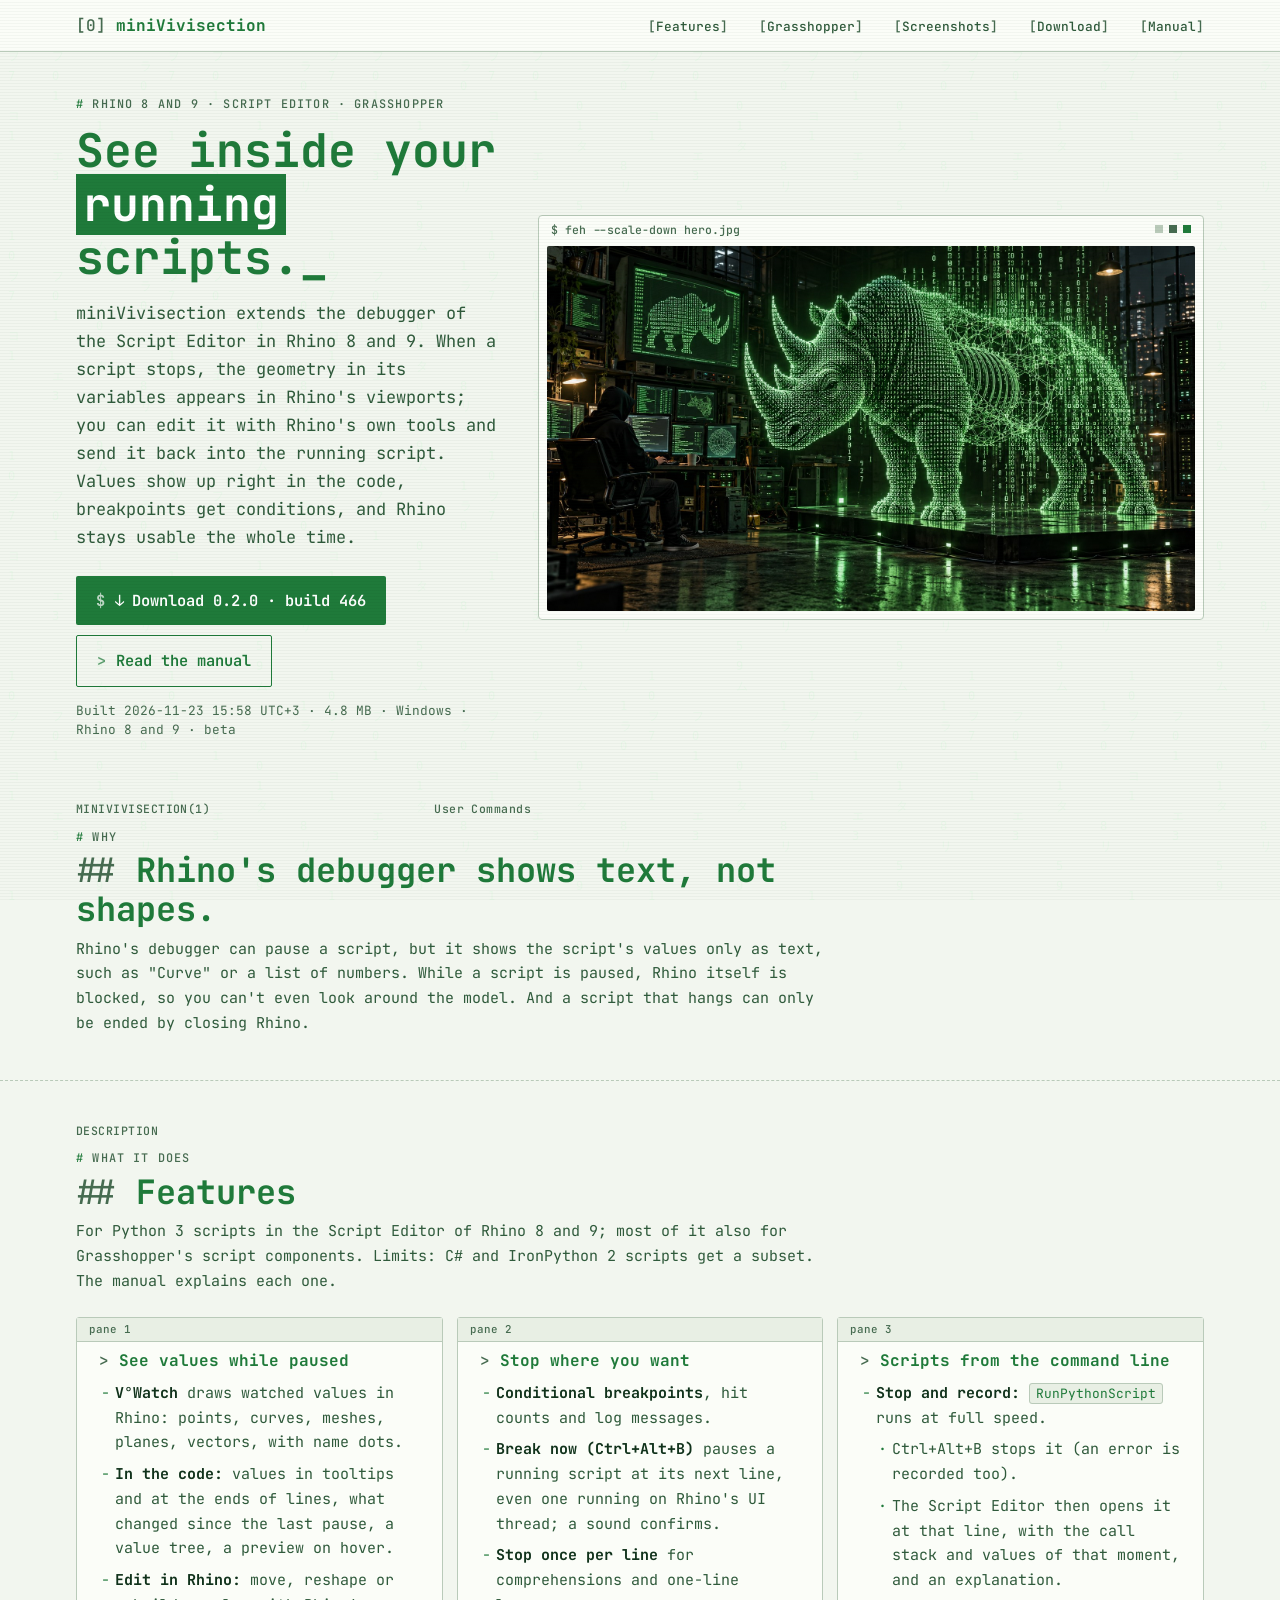
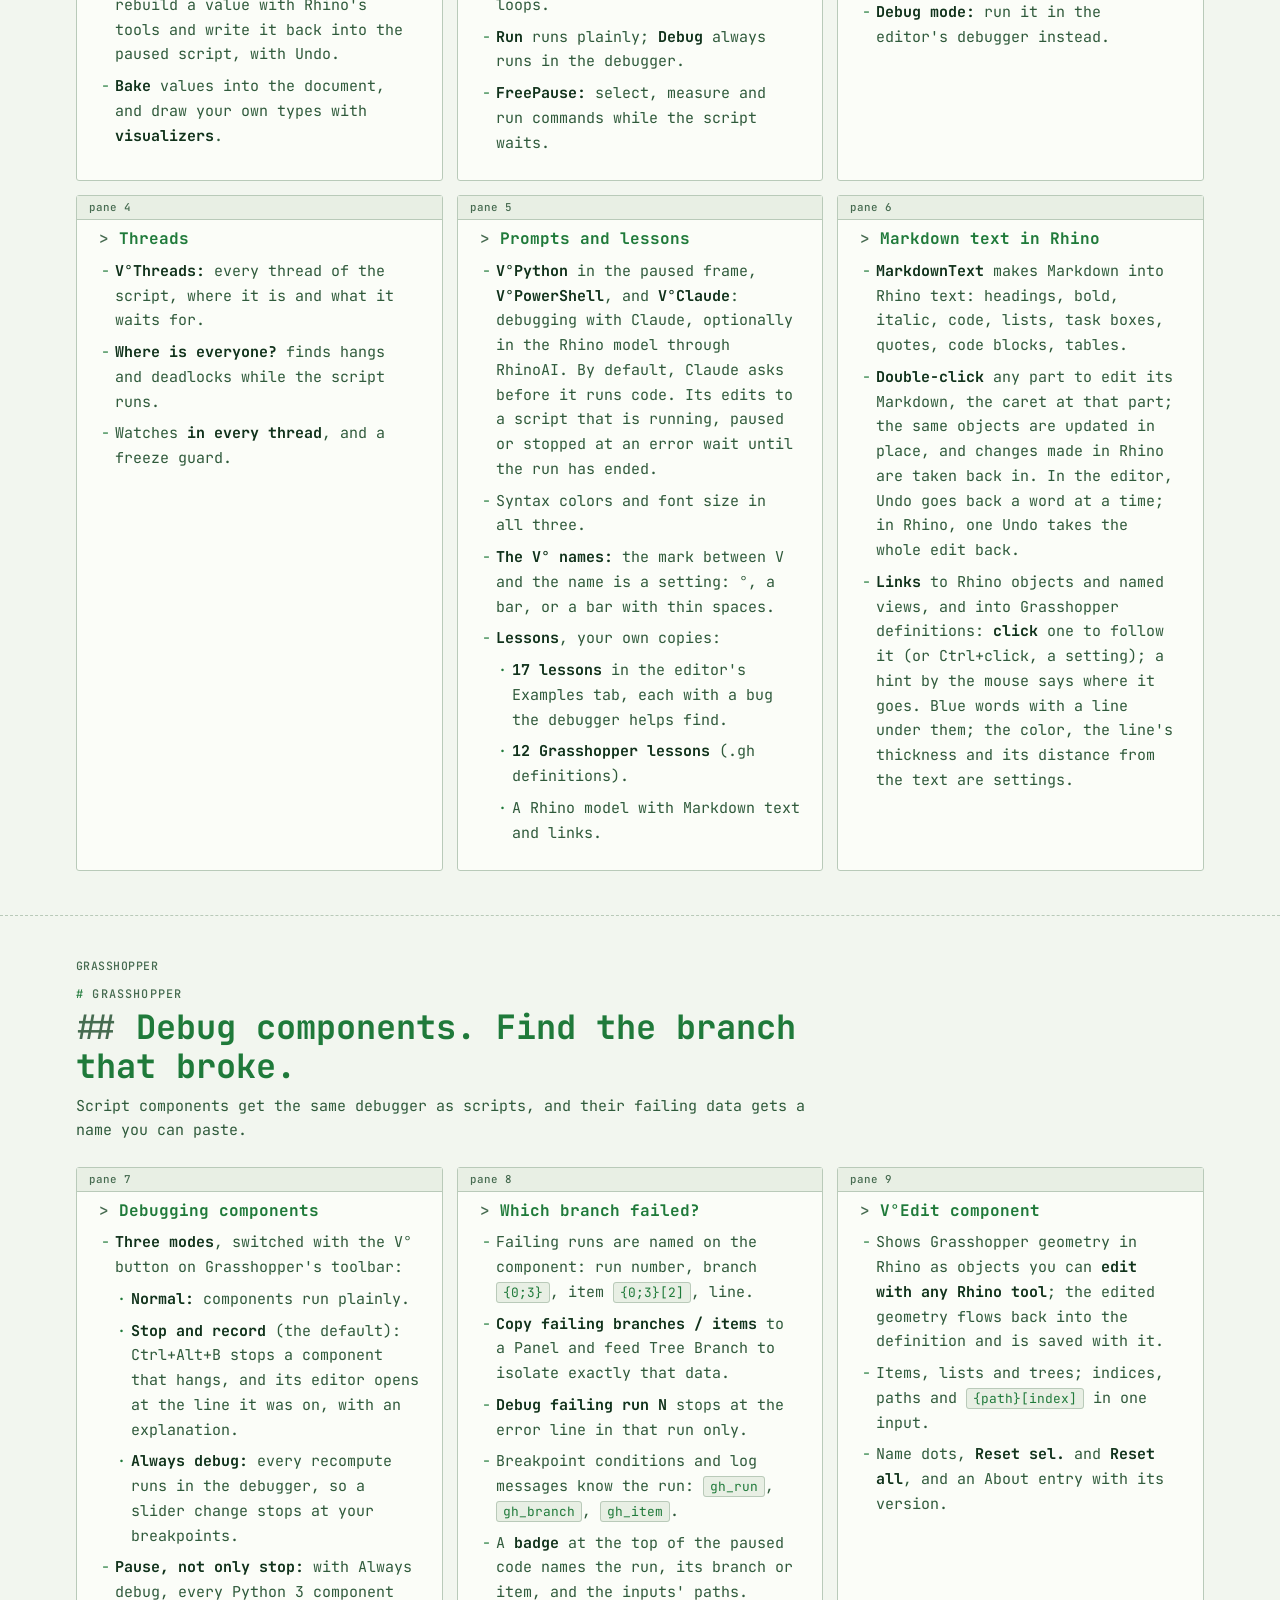
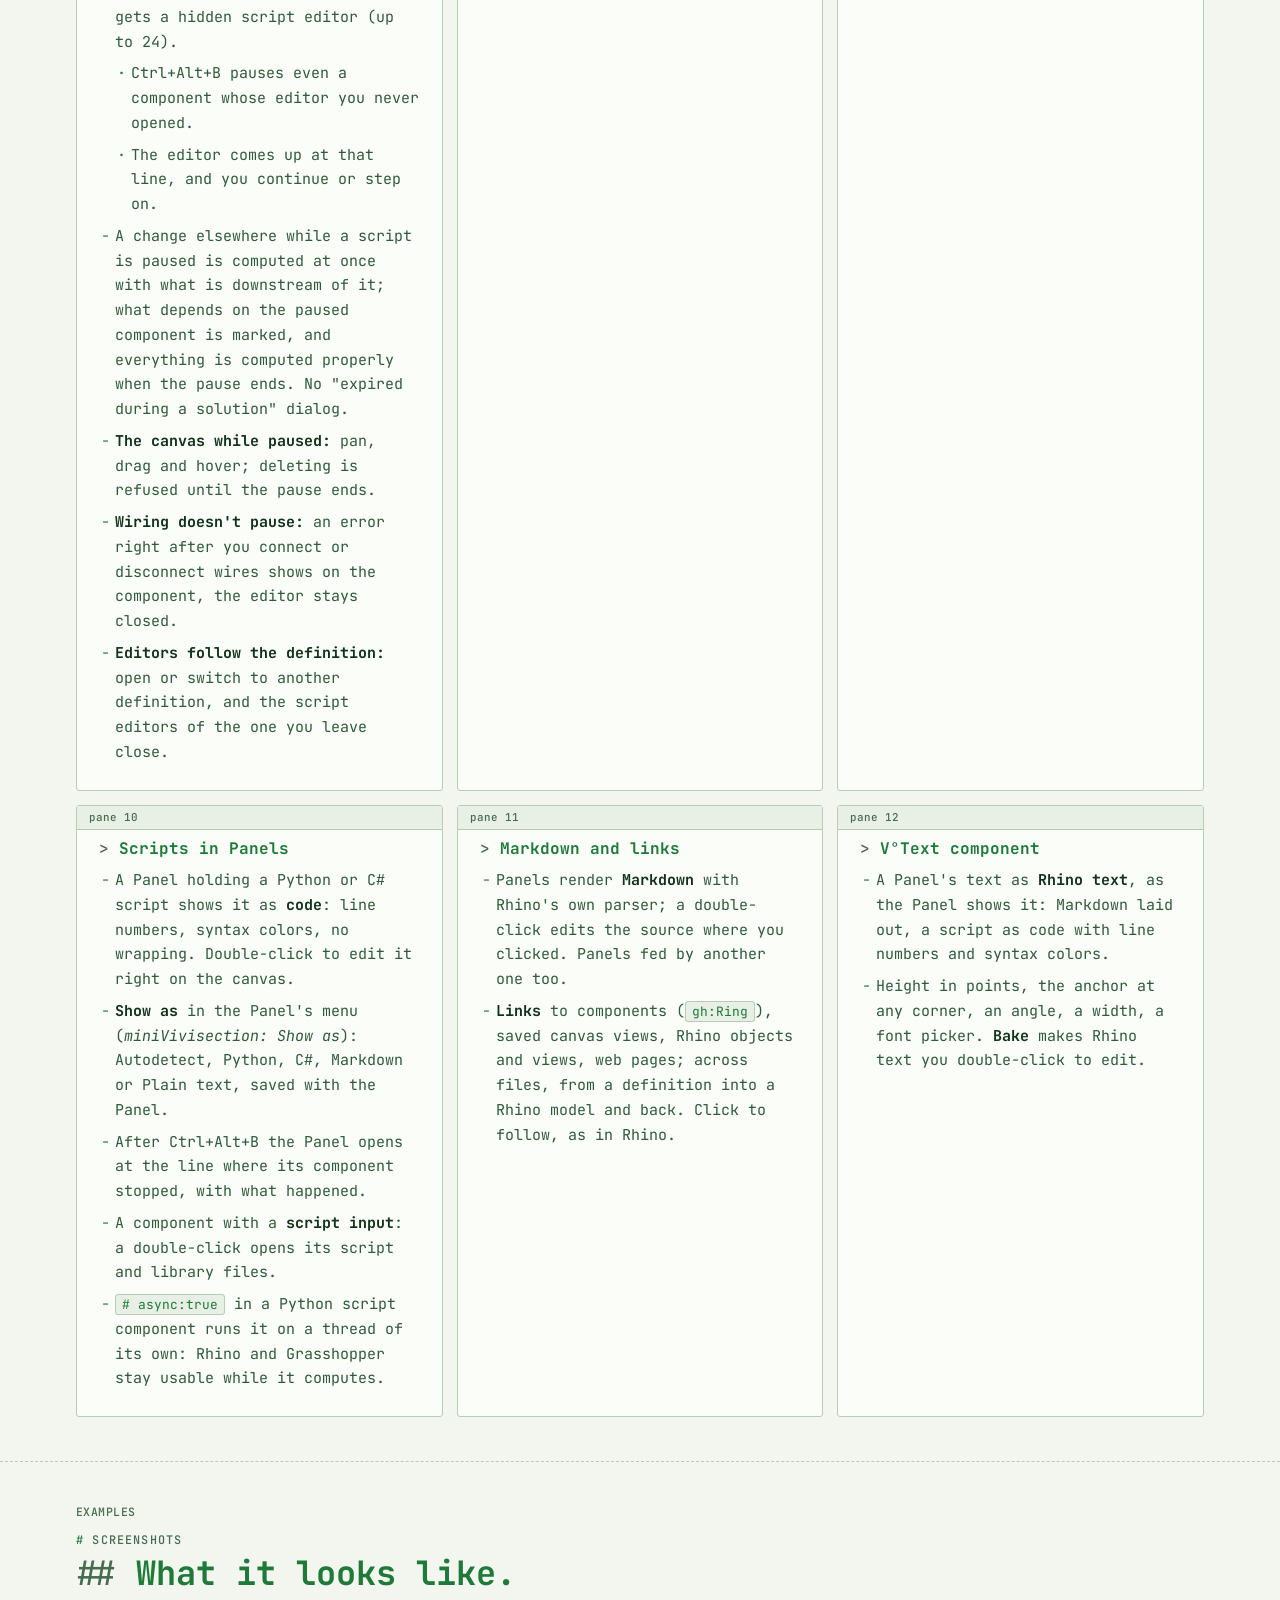
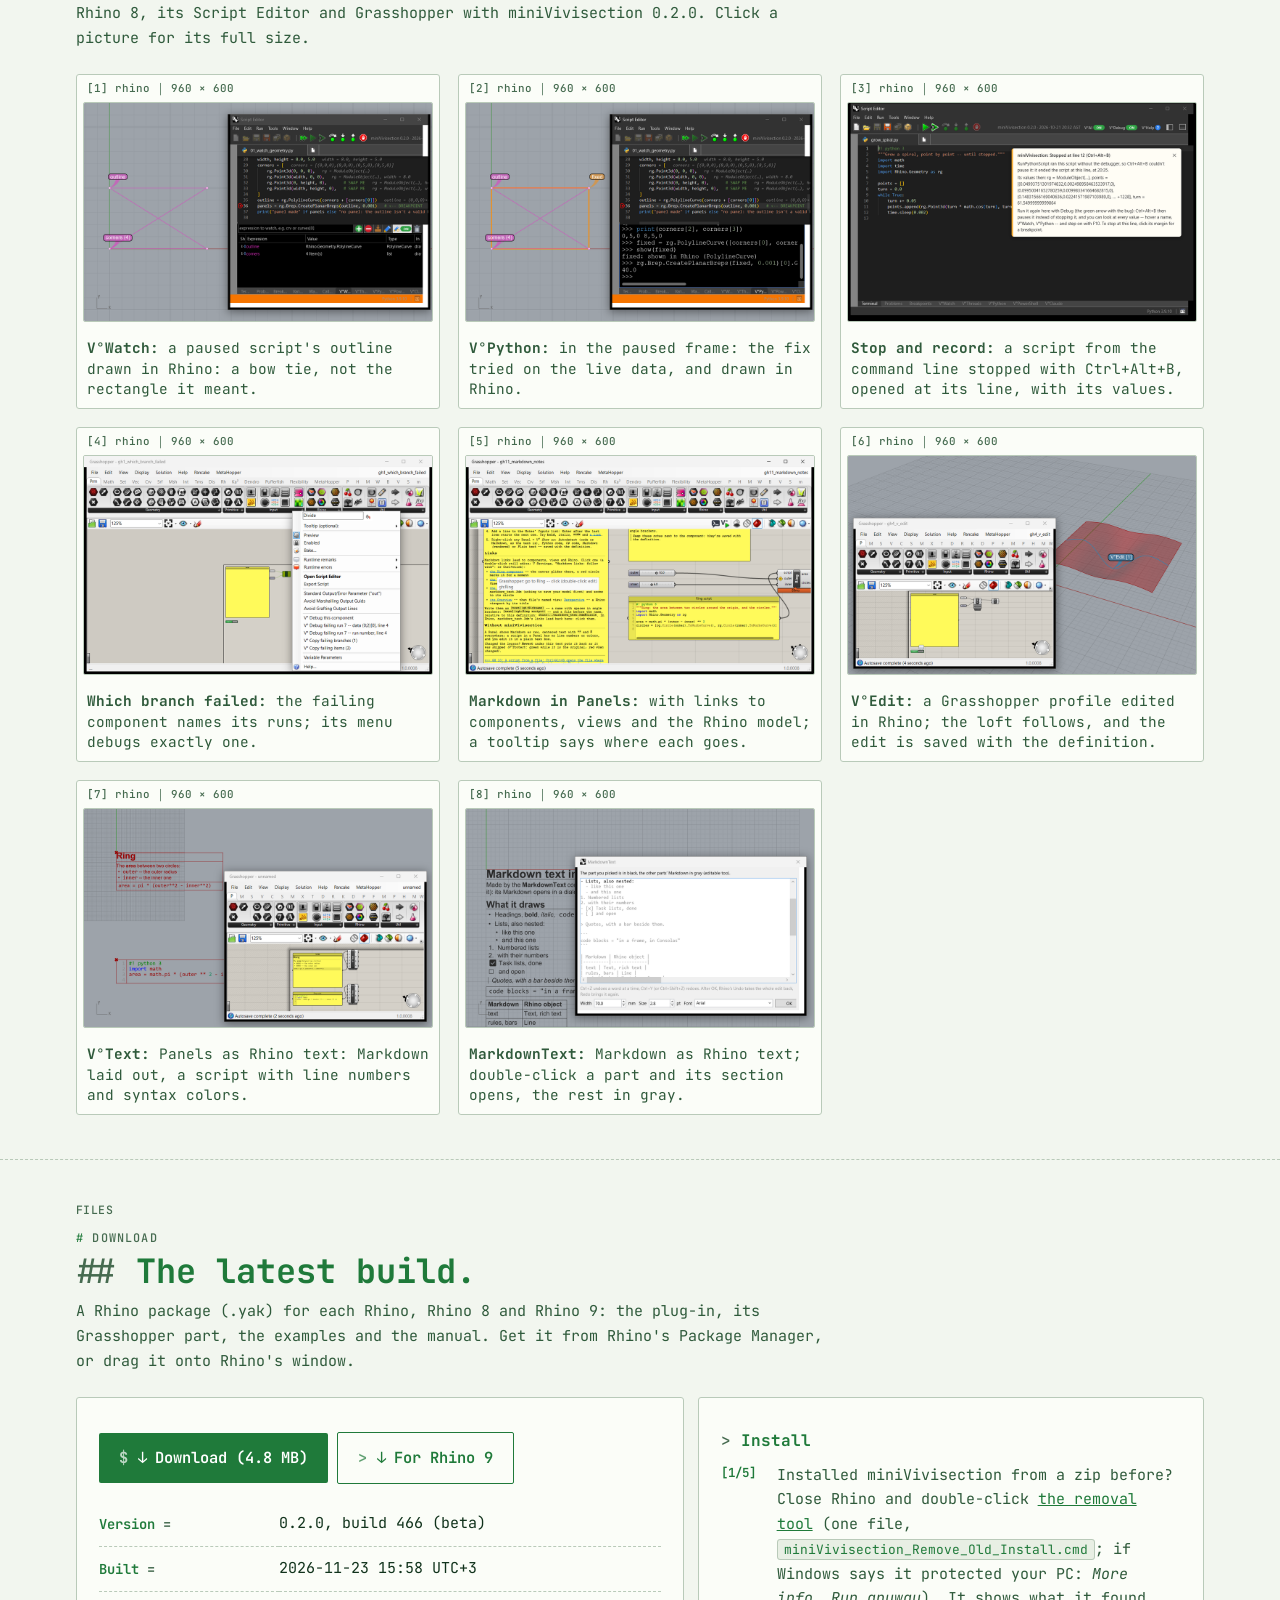
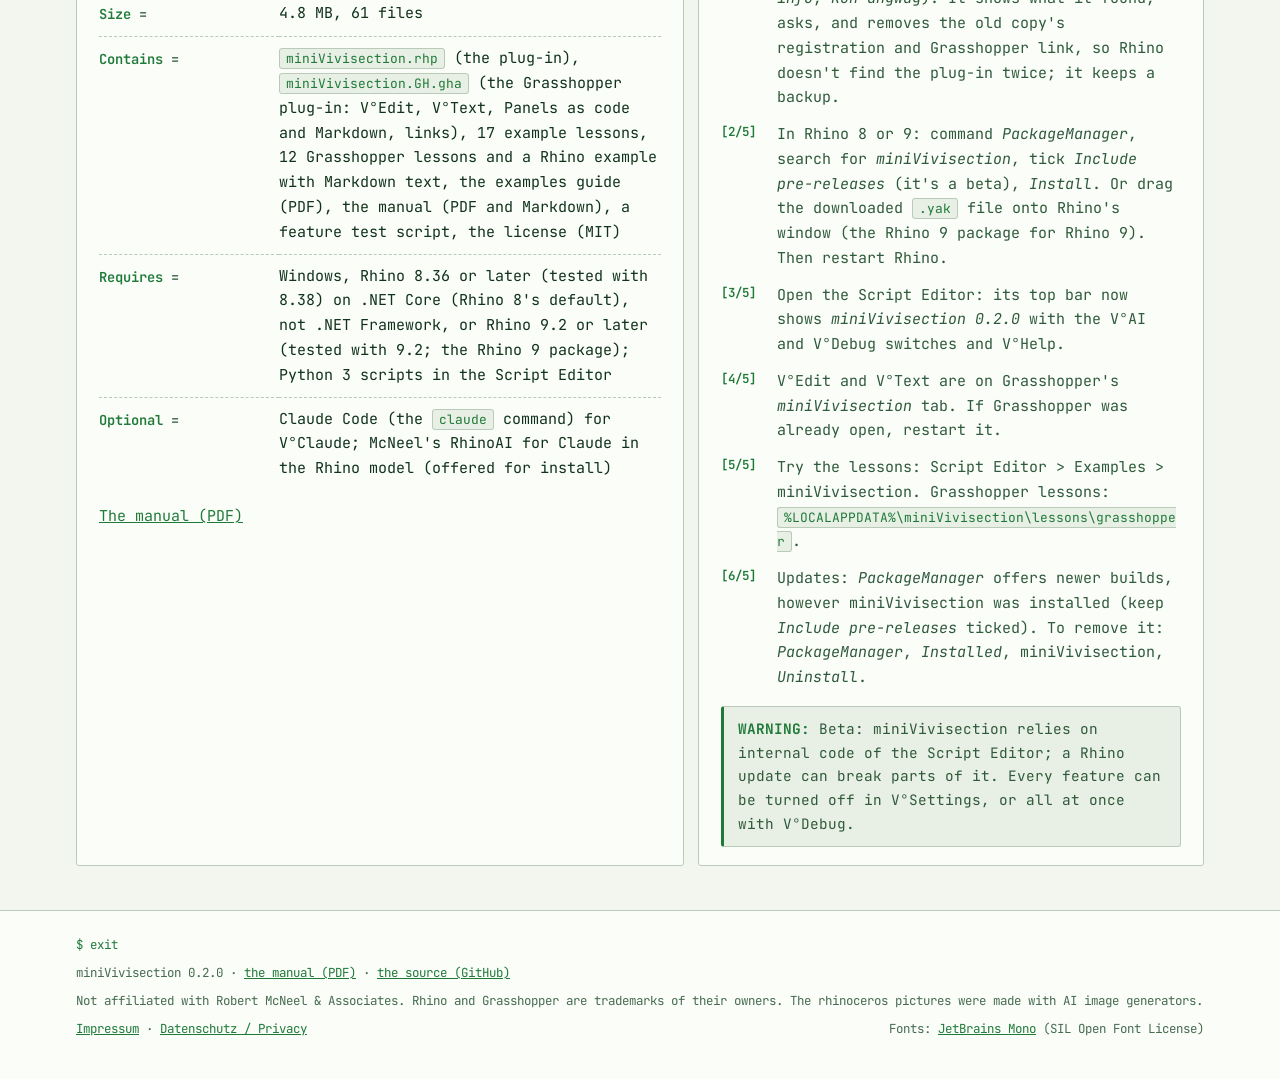
<file: web/pages/code-rain/index.html>
<!doctype html>
<html lang="en">
<head>
<meta charset="utf-8">
<meta name="viewport" content="width=device-width, initial-scale=1">
<title>miniVivisection — see your Rhino script's data while you debug</title>
<meta name="description" content="miniVivisection: see inside your running scripts. A debugger extension for the Script Editor and Grasshopper of Rhino 8 and 9.">
<meta name="color-scheme" content="light dark">
<meta name="robots" content="noindex">
<meta property="og:type" content="website">
<meta property="og:title" content="miniVivisection — see your Rhino script's data while you debug">
<meta property="og:description" content="miniVivisection: see inside your running scripts. A debugger extension for the Script Editor and Grasshopper of Rhino 8 and 9.">
<meta property="og:image" content="https://restweiss.de/miniVivisection/code-rain/hero.jpg?b=466">
<meta property="og:url" content="https://restweiss.de/miniVivisection/code-rain/">
<link rel="icon" href="data:image/svg+xml,%3Csvg%20xmlns=%27http://www.w3.org/2000/svg%27%20viewBox=%270%200%2032%2032%27%3E%3Crect%20width=%2732%27%20height=%2732%27%20rx=%277%27%20fill=%27%23040805%27/%3E%3Ctext%20x=%2715%27%20y=%2723%27%20font-family=%27Segoe%20UI,Arial,sans-serif%27%20font-size=%2719%27%20font-weight=%27700%27%20text-anchor=%27middle%27%20fill=%27%2339ff6e%27%3EV%C2%B0%3C/text%3E%3C/svg%3E">
<style>
  /* Code rain: a hacker's den at night, green phosphor on black, scanlines, a faint rain of glyphs; by day a paper terminal. */
  /* The fonts come from this server (SIL Open Font License, fonts/OFL-*.txt): no request goes to another host. */
  @font-face { font-family: 'JetBrains Mono'; font-style: italic; font-weight: 400; font-display: swap; src: url("fonts/jetbrains-mono-400-italic.woff2") format("woff2"); unicode-range: U+0000-00FF, U+0131, U+0152-0153, U+02BB-02BC, U+02C6, U+02DA, U+02DC, U+0304, U+0308, U+0329, U+2000-206F, U+20AC, U+2122, U+2191, U+2193, U+2212, U+2215, U+FEFF, U+FFFD; }
  @font-face { font-family: 'JetBrains Mono'; font-style: normal; font-weight: 400 700; font-display: swap; src: url("fonts/jetbrains-mono-400-700.woff2") format("woff2"); unicode-range: U+0000-00FF, U+0131, U+0152-0153, U+02BB-02BC, U+02C6, U+02DA, U+02DC, U+0304, U+0308, U+0329, U+2000-206F, U+20AC, U+2122, U+2191, U+2193, U+2212, U+2215, U+FEFF, U+FFFD; }

  :root {
    --bg: #f2f6ef;             /* the paper terminal: a printout by day */
    --panel: #fbfdf8;
    --panel-2: #e8efe4;
    --line: #b9cab9;
    --ink: #10321b;
    --ink-soft: #2f5a3b;
    --ink-faint: #466b50;
    --green: #1f7a3a;
    --green-bright: #176b32;
    --link: #1f7a3a;
    --green-ink: #ffffff;
    --glow: none;
    --rain: .05;
    --scan: rgba(16, 50, 27, .035);
    --mono: "JetBrains Mono", "IBM Plex Mono", Consolas, monospace;
    --sans: var(--mono);
  }
  /* Dark, the native one: the den at night, phosphor on black, a faint rain of code. */
  @media (prefers-color-scheme: dark) {
    :root:not([data-theme="light"]) {
      --bg: #040805; --panel: #0a130c; --panel-2: #0e1b11; --line: #1f4a2b;
      --ink: #c6f7d0; --ink-soft: #9fe3ae; --ink-faint: #7fc48f; --green: #39ff6e; --green-bright: #39ff6e; --link: #5dff88; --green-ink: #040805;
      --glow: 0 0 6px rgba(57, 255, 110, .35); --rain: .09; --scan: rgba(0, 0, 0, .22);
    }
  }
  :root[data-theme="dark"] {
    --bg: #040805; --panel: #0a130c; --panel-2: #0e1b11; --line: #1f4a2b;
    --ink: #c6f7d0; --ink-soft: #9fe3ae; --ink-faint: #7fc48f; --green: #39ff6e; --green-bright: #39ff6e; --link: #5dff88; --green-ink: #040805;
    --glow: 0 0 6px rgba(57, 255, 110, .35); --rain: .09; --scan: rgba(0, 0, 0, .22);
  }

  * { box-sizing: border-box; }
  html { -webkit-text-size-adjust: 100%; }
  body { margin: 0; background: var(--bg); color: var(--ink); font: 16px/1.6 var(--sans); }
  h1, h2, h3 { margin: 0; line-height: 1.15; font-weight: 600; }
  a { color: var(--link); }
  a:focus-visible { outline: 2px solid currentColor; outline-offset: 2px; }
  code { font: .86em/1.4 var(--mono); background: var(--panel-2); border: 1px solid var(--line); padding: 1px 6px; border-radius: 3px; overflow-wrap: anywhere; color: var(--ink); }
  .wrap { max-width: 1160px; margin: 0 auto; padding: 0 16px; }
  header.top .wrap { display: flex; align-items: center; justify-content: space-between; padding-top: 14px; padding-bottom: 12px; }
  .brand { display: flex; align-items: center; gap: 10px; font-weight: 700; }
  nav a { margin-left: 22px; text-decoration: none; }
  @media (max-width: 680px) { header.top .wrap { flex-wrap: wrap; row-gap: 8px; } nav { display: flex; flex-wrap: wrap; gap: 4px 18px; width: 100%; } nav a { margin-left: 0; } }
  .hero { padding: 44px 0 20px; }
  .hero-grid { display: grid; grid-template-columns: minmax(0, .9fr) minmax(0, 1.4fr); gap: 34px; align-items: center; }
  @media (max-width: 900px) { .hero-grid { grid-template-columns: 1fr; } }
  .hero h1 { font-size: clamp(2.2rem, 4.6vw, 3.4rem); margin: 12px 0 16px; }
  .hero p.lead { color: var(--ink-soft); font-size: 1.06rem; margin: 0 0 24px; }
  .actions { display: flex; flex-wrap: wrap; gap: 10px; }
  .btn { display: inline-flex; max-width: 100%; overflow-wrap: anywhere; align-items: center; gap: 10px; padding: 12px 20px; font-weight: 600; text-decoration: none; font-size: .96rem; }
  .meta { font: .8rem/1.5 var(--mono); color: var(--ink-faint); margin-top: 14px; }
  .viewer { margin: 0; position: relative; }
  .viewer .frame { position: relative; }
  .viewer img { width: 100%; height: auto; display: block; }
  section { padding: 56px 0; }
  .section-head { margin-bottom: 24px; max-width: 760px; position: relative; }
  .section-head .eyebrow { display: block; margin-bottom: 6px; }
  .section-head h2 { font-size: clamp(1.6rem, 3vw, 2.1rem); }
  .section-head p { color: var(--ink-soft); margin: 8px 0 0; }
  #why .section-head { margin-bottom: 0; }
  .cards { display: grid; grid-template-columns: repeat(auto-fill, minmax(min(290px, 100%), 1fr)); gap: 14px; counter-reset: panel; }
  .card { position: relative; counter-increment: panel; padding: 20px 22px 18px; }
  .card h3 { font-size: 1.08rem; margin-bottom: 10px; padding-right: 48px; }
  .card ul { margin: 0; padding-left: 18px; color: var(--ink-soft); }
  .card li { margin: 7px 0; }
  .card li strong { color: var(--ink); }
  #grasshopper .cards { counter-reset: panel 6; }
  #download .card::after { content: none; }
  .download { display: grid; grid-template-columns: 1.2fr 1fr; gap: 14px; }
  @media (max-width: 880px) { .download { grid-template-columns: 1fr; } }
  .spec { width: 100%; border-collapse: collapse; margin: 18px 0 14px; font-size: .94rem; }
  .spec td { padding: 9px 0; border-bottom: 1px dashed var(--line); vertical-align: top; }
  .spec tr:last-child td { border-bottom: 0; }
  .spec td:first-child { width: 32%; font: 600 .72rem/1.9 var(--mono); letter-spacing: .12em; text-transform: uppercase; color: var(--ink-faint); }
  ol.steps { margin: 0; padding: 0; list-style: none; counter-reset: step; color: var(--ink-soft); }
  ol.steps li { counter-increment: step; position: relative; padding-left: 44px; margin: 12px 0; }
  ol.steps li::before { position: absolute; left: 0; top: 1px; font: 600 .78rem/1 var(--mono); }
  .note { margin-top: 16px; font-size: .9rem; color: var(--ink-soft); padding: 10px 14px; }
  footer { padding: 24px 0 40px; font: .78rem/1.6 var(--mono); color: var(--ink-faint); }
  footer .wrap { display: flex; flex-wrap: wrap; gap: 8px 24px; justify-content: space-between; }
  .shots { display: grid; grid-template-columns: repeat(auto-fill, minmax(min(300px, 100%), 1fr)); gap: 18px; }
  .shots figure { margin: 0; }
  .shots img { width: 100%; height: auto; display: block; }
  .shots figcaption { color: var(--ink-soft); font-size: .92rem; line-height: 1.45; margin-top: 8px; }
  @media (prefers-reduced-motion: reduce) { *, *::before, *::after { transition: none !important; animation: none !important; } }

  body { font-size: 15px; line-height: 1.65; position: relative; }
  /* the rain: glyph columns, still, faint; the scanlines over everything */
  body::before { content: ""; position: fixed; inset: 0; z-index: -1; pointer-events: none; opacity: var(--rain);
    background: url("data:image/svg+xml,%3Csvg xmlns='http://www.w3.org/2000/svg' width='160' height='220' viewBox='0 0 160 220'%3E%3Cg font-family='monospace' font-size='12' fill='%2339ff6e'%3E%3Ctext x='8' y='20'%3E1%3C/text%3E%3Ctext x='8' y='40'%3E0%3C/text%3E%3Ctext x='8' y='60'%3Eヲ%3C/text%3E%3Ctext x='8' y='80'%3E7%3C/text%3E%3Ctext x='8' y='120'%3Eヨ%3C/text%3E%3Ctext x='8' y='140'%3E1%3C/text%3E%3Ctext x='52' y='60'%3Eフ%3C/text%3E%3Ctext x='52' y='80'%3E0%3C/text%3E%3Ctext x='52' y='100'%3E1%3C/text%3E%3Ctext x='52' y='160'%3Eエ%3C/text%3E%3Ctext x='52' y='180'%3E3%3C/text%3E%3Ctext x='96' y='10'%3E9%3C/text%3E%3Ctext x='96' y='30'%3Eム%3C/text%3E%3Ctext x='96' y='110'%3E0%3C/text%3E%3Ctext x='96' y='130'%3E1%3C/text%3E%3Ctext x='96' y='150'%3Eタ%3C/text%3E%3Ctext x='96' y='210'%3E5%3C/text%3E%3Ctext x='140' y='50'%3E1%3C/text%3E%3Ctext x='140' y='70'%3Eラ%3C/text%3E%3Ctext x='140' y='90'%3E0%3C/text%3E%3Ctext x='140' y='170'%3E8%3C/text%3E%3Ctext x='140' y='190'%3Eリ%3C/text%3E%3C/g%3E%3C/svg%3E") 0 0 / 160px 220px repeat; }
  body::after { content: ""; position: fixed; inset: 0; z-index: 1; pointer-events: none;
    background: repeating-linear-gradient(0deg, var(--scan) 0 1px, transparent 1px 3px); }
  h1, h2, h3 { font-family: var(--mono); font-weight: 700; letter-spacing: 0; color: var(--green); text-shadow: var(--glow); }
  a:hover { text-decoration-thickness: 2px; }
  .btn.primary:focus-visible { outline-color: var(--green); }

  /* the status bar: a window number and the name, the nav as bracketed keys */
  header.top { background: var(--panel); border-bottom: 1px solid var(--line); }
  .brand { font: 700 1rem/1 var(--mono); color: var(--green); text-shadow: var(--glow); }
  .brand::before { content: "[0]"; color: var(--ink-faint); font-weight: 500; }
  .brand .dot { display: none; }
  nav a { color: var(--ink-soft); font: 500 .8rem/1 var(--mono); }
  nav a::before { content: "["; color: var(--ink-faint); } nav a::after { content: "]"; color: var(--ink-faint); }
  nav a:hover { color: var(--green); text-decoration: none; }

  .eyebrow { font: 500 .74rem/1.4 var(--mono); letter-spacing: .1em; text-transform: uppercase; color: var(--ink-faint); }
  .eyebrow::before { content: "# "; color: var(--green); }
  .hero h1 { font-size: clamp(1.9rem, 4vw, 2.9rem); }
  .hero h1::after { content: "_"; animation: blink 1.1s steps(1) infinite; color: var(--green); }
  @keyframes blink { 50% { opacity: 0; } }
  .hero h1 em { font-style: normal; color: var(--ink); text-shadow: none; background: var(--green); color: var(--green-ink); padding: 0 .15em; }
  .btn { border-radius: 2px; font-family: var(--mono); }
  .btn.primary { background: var(--green); color: var(--green-ink); box-shadow: var(--glow); }
  .btn.primary::before { content: "$"; font-weight: 700; opacity: .7; }
  .btn.primary:hover { filter: brightness(1.08); }
  .btn.ghost { background: transparent; color: var(--green); border: 1px solid var(--green); }
  .btn.ghost::before { content: ">"; opacity: .7; }
  .btn.ghost:hover { background: var(--panel-2); }

  /* the picture: a terminal window, its title line the command that showed it */
  .viewer { background: var(--panel); border: 1px solid var(--line); border-radius: 4px; padding: 30px 8px 8px; box-shadow: var(--glow); }
  .viewer::before { content: "$ feh --scale-down hero.jpg"; position: absolute; top: 8px; left: 12px; right: 12px; font: 500 .72rem/1 var(--mono); color: var(--ink-faint); white-space: nowrap; overflow: hidden; }
  .viewer::after { content: ""; position: absolute; top: 9px; right: 12px; width: 8px; height: 8px; background: var(--green); box-shadow: -14px 0 0 var(--ink-faint), -28px 0 0 var(--line); }
  @media (max-width: 500px) { .viewer { padding-top: 8px; } .viewer::before, .viewer::after { display: none; } }
  .viewer img { border-radius: 2px; }

  /* sections: a man page's heading, the body text indented under it */
  section { padding: 44px 0; }
  .section-head::before { font: 500 .72rem/1 var(--mono); color: var(--ink-faint); display: block; margin-bottom: 14px; letter-spacing: .04em; }
  #why .section-head::before { content: "MINIVIVISECTION(1)                              User Commands"; white-space: pre; overflow: hidden; text-overflow: ellipsis; }
  @media (max-width: 680px) { #why .section-head::before { content: "MINIVIVISECTION(1)"; } }
  #features .section-head::before { content: "DESCRIPTION"; }
  #grasshopper .section-head::before { content: "GRASSHOPPER"; }
  #screenshots .section-head::before { content: "EXAMPLES"; }
  #download .section-head::before { content: "FILES"; }
  .section-head h2::before { content: "## "; color: var(--ink-faint); font-weight: 500; }
  section + section { border-top: 1px dashed var(--line); }

  /* the cards: panes of a multiplexer, each with a title line */
  .card { background: var(--panel); border: 1px solid var(--line); border-radius: 3px; padding-top: 34px; }
  .card::after { content: "pane " counter(panel); position: absolute; top: 0; left: 0; right: 0; padding: 6px 12px; font: 500 .68rem/1 var(--mono); color: var(--ink-faint); border-bottom: 1px solid var(--line); background: var(--panel-2); }
  .card h3 { font-size: 1rem; padding-right: 0; }
  .card h3::before { content: "> "; color: var(--ink-faint); font-weight: 500; }
  .card ul { list-style: none; padding-left: 16px; }
  .card li { position: relative; }
  .card li::before { content: "-"; position: absolute; left: -14px; color: var(--green); }
  .card li li::before { content: "\00B7"; }
  code { background: var(--panel-2); border-color: var(--line); color: var(--green); }

  /* the screenshots: panes of a multiplexer with a status line */
  .shots figure { background: var(--panel); border: 1px solid var(--line); border-radius: 3px; padding: 6px; }
  .shots figure::before { content: "[" counter(pane) "] rhino  \2502  960 \00D7  600"; counter-increment: pane; display: block; font: 500 .68rem/1 var(--mono); color: var(--ink-faint); padding: 2px 4px 8px; }
  .shots { counter-reset: pane; }
  .shots img { border-radius: 2px; border: 1px solid var(--line); }
  .shots figcaption { padding: 8px 4px 2px; font-size: .9rem; }

  /* the download: the spec as key = value, the install as an installer's transcript */
  .spec td:first-child { text-transform: none; letter-spacing: 0; font-size: .86rem; color: var(--green); }
  .spec td:first-child::after { content: " ="; color: var(--ink-faint); }
  ol.steps li { padding-left: 56px; }
  ol.steps li::before { content: "[" counter(step) "/5]"; color: var(--green); top: 4px; }
  .note { border: 1px solid var(--line); border-left: 3px solid var(--green); border-radius: 3px; background: var(--panel-2); }
  .note::before { content: "WARNING: "; color: var(--green); font-weight: 700; }

  footer { border-top: 1px solid var(--line); background: var(--panel); }
  footer .wrap::before { content: "$ exit"; width: 100%; color: var(--green); }
</style>
</head>
<body>

<header class="top">
  <div class="wrap">
    <div class="brand"><span class="dot" aria-hidden="true"></span>miniVivisection</div>
    <nav>
      <a href="#features">Features</a>
      <a href="#grasshopper">Grasshopper</a>
      <a href="#screenshots">Screenshots</a>
      <a href="#download">Download</a>
      <a href="../downloads/miniVivisection_Manual.pdf">Manual</a>
    </nav>
  </div>
</header>

<main>
  <div class="hero">
    <div class="wrap hero-grid">
      <div class="hero-text">
        <div class="eyebrow">Rhino 8 and 9 &middot; Script Editor &middot; Grasshopper</div>
        <h1>See inside your <em>running</em> scripts.</h1>
        <p class="lead">
          miniVivisection extends the debugger of the Script Editor in Rhino 8 and 9. When a script stops, the geometry in its
          variables appears in Rhino's viewports; you can edit it with Rhino's own tools and send it back into the
          running script. Values show up right in the code, breakpoints get conditions, and Rhino stays usable the whole time.
        </p>
        <div class="actions">
          <a class="btn primary" href="../downloads/minivivisection-0.2.0-beta.466-rh8_36-win.yak" download>&#8595;&ensp;Download 0.2.0 &middot; build 466</a>
          <a class="btn ghost" href="../downloads/miniVivisection_Manual.pdf">Read the manual</a>
        </div>
        <div class="meta">Built 2026-11-23 15:58 UTC+3 &middot; 4.8 MB &middot; Windows &middot; Rhino 8 and 9 &middot; beta</div>
      </div>
      <figure class="viewer">
        <div class="frame">
          <img src="hero.jpg?b=466" width="1672" height="941" alt="A rhinoceros made of falling green code stands in a dark den of monitors; green glyphs rain down the screens around it, and a figure at a desk looks on.">
        </div>
      </figure>
    </div>
  </div>

  <section id="why">
    <div class="wrap">
      <div class="section-head">
        <span class="eyebrow">Why</span>
        <h2>Rhino's debugger shows text, not shapes.</h2>
        <p>Rhino's debugger can pause a script, but it shows the script's values only as text, such as "Curve" or a list of numbers. While a script is paused, Rhino itself is blocked, so you can't even look around the model. And a script that hangs can only be ended by closing Rhino.</p>
      </div>
    </div>
  </section>

  <section id="features">
    <div class="wrap">
      <div class="section-head">
        <span class="eyebrow">What it does</span>
        <h2>Features</h2>
        <p>For Python 3 scripts in the Script Editor of Rhino 8 and 9; most of it also for Grasshopper's script components. Limits: C# and IronPython 2 scripts get a subset. The manual explains each one.</p>
      </div>
      <div class="cards">
        <div class="card">
          <h3>See values while paused</h3>
          <ul>
            <li><strong>V°Watch</strong> draws watched values in Rhino: points, curves, meshes, planes, vectors, with name dots.</li>
            <li><strong>In the code:</strong> values in tooltips and at the ends of lines, what changed since the last pause, a value tree, a preview on hover.</li>
            <li><strong>Edit in Rhino:</strong> move, reshape or rebuild a value with Rhino's tools and write it back into the paused script, with Undo.</li>
            <li><strong>Bake</strong> values into the document, and draw your own types with <strong>visualizers</strong>.</li>
          </ul>
        </div>
        <div class="card">
          <h3>Stop where you want</h3>
          <ul>
            <li><strong>Conditional breakpoints</strong>, hit counts and log messages.</li>
            <li><strong>Break now (Ctrl+Alt+B)</strong> pauses a running script at its next line, even one running on Rhino's UI thread; a sound confirms.</li>
            <li><strong>Stop once per line</strong> for comprehensions and one-line loops.</li>
            <li><strong>Run</strong> runs plainly; <strong>Debug</strong> always runs in the debugger.</li>
            <li><strong>FreePause:</strong> select, measure and run commands while the script waits.</li>
          </ul>
        </div>
        <div class="card">
          <h3>Scripts from the command line</h3>
          <ul>
            <li><strong>Stop and record:</strong> <code>RunPythonScript</code> runs at full speed.
              <ul>
                <li>Ctrl+Alt+B stops it (an error is recorded too).</li>
                <li>The Script Editor then opens it at that line, with the call stack and values of that moment, and an explanation.</li>
              </ul>
            </li>
            <li><strong>Debug mode:</strong> run it in the editor's debugger instead.</li>
          </ul>
        </div>
        <div class="card">
          <h3>Threads</h3>
          <ul>
            <li><strong>V°Threads:</strong> every thread of the script, where it is and what it waits for.</li>
            <li><strong>Where is everyone?</strong> finds hangs and deadlocks while the script runs.</li>
            <li>Watches <strong>in every thread</strong>, and a freeze guard.</li>
          </ul>
        </div>
        <div class="card">
          <h3>Prompts and lessons</h3>
          <ul>
            <li><strong>V°Python</strong> in the paused frame, <strong>V°PowerShell</strong>, and <strong>V°Claude</strong>: debugging with Claude, optionally in the Rhino model through RhinoAI. By default, Claude asks before it runs code. Its edits to a script that is running, paused or stopped at an error wait until the run has ended.</li>
            <li>Syntax colors and font size in all three.</li>
            <li><strong>The V° names:</strong> the mark between V and the name is a setting: °, a bar, or a bar with thin spaces.</li>
            <li><strong>Lessons</strong>, your own copies:
              <ul>
                <li><strong>17 lessons</strong> in the editor's Examples tab, each with a bug the debugger helps find.</li>
                <li><strong>12 Grasshopper lessons</strong> (.gh definitions).</li>
                <li>A Rhino model with Markdown text and links.</li>
              </ul>
            </li>
          </ul>
        </div>
        <div class="card">
          <h3>Markdown text in Rhino</h3>
          <ul>
            <li><strong>MarkdownText</strong> makes Markdown into Rhino text: headings, bold, italic, code, lists, task boxes, quotes, code blocks, tables.</li>
            <li><strong>Double-click</strong> any part to edit its Markdown, the caret at that part; the same objects are updated in place, and changes made in Rhino are taken back in. In the editor, Undo goes back a word at a time; in Rhino, one Undo takes the whole edit back.</li>
            <li><strong>Links</strong> to Rhino objects and named views, and into Grasshopper definitions: <strong>click</strong> one to follow it (or Ctrl+click, a setting); a hint by the mouse says where it goes. Blue words with a line under them; the color, the line's thickness and its distance from the text are settings.</li>
          </ul>
        </div>
      </div>
    </div>
  </section>

  <section id="grasshopper">
    <div class="wrap">
      <div class="section-head">
        <span class="eyebrow">Grasshopper</span>
        <h2>Debug components. Find the branch that broke.</h2>
        <p>Script components get the same debugger as scripts, and their failing data gets a name you can paste.</p>
      </div>
      <div class="cards">
        <div class="card">
          <h3>Debugging components</h3>
          <ul>
            <li><strong>Three modes</strong>, switched with the V° button on Grasshopper's toolbar:
              <ul>
                <li><strong>Normal:</strong> components run plainly.</li>
                <li><strong>Stop and record</strong> (the default): Ctrl+Alt+B stops a component that hangs, and its editor opens at the line it was on, with an explanation.</li>
                <li><strong>Always debug:</strong> every recompute runs in the debugger, so a slider change stops at your breakpoints.</li>
              </ul>
            </li>
            <li><strong>Pause, not only stop:</strong> with Always debug, every Python 3 component gets a hidden script editor (up to 24).
              <ul>
                <li>Ctrl+Alt+B pauses even a component whose editor you never opened.</li>
                <li>The editor comes up at that line, and you continue or step on.</li>
              </ul>
            </li>
            <li>A change elsewhere while a script is paused is computed at once with what is downstream of it; what depends on the paused component is marked, and everything is computed properly when the pause ends. No "expired during a solution" dialog.</li>
            <li><strong>The canvas while paused:</strong> pan, drag and hover; deleting is refused until the pause ends.</li>
            <li><strong>Wiring doesn't pause:</strong> an error right after you connect or disconnect wires shows on the component, the editor stays closed.</li>
            <li><strong>Editors follow the definition:</strong> open or switch to another definition, and the script editors of the one you leave close.</li>
          </ul>
        </div>
        <div class="card">
          <h3>Which branch failed?</h3>
          <ul>
            <li>Failing runs are named on the component: run number, branch <code>{0;3}</code>, item <code>{0;3}[2]</code>, line.</li>
            <li><strong>Copy failing branches / items</strong> to a Panel and feed Tree Branch to isolate exactly that data.</li>
            <li><strong>Debug failing run N</strong> stops at the error line in that run only.</li>
            <li>Breakpoint conditions and log messages know the run: <code>gh_run</code>, <code>gh_branch</code>, <code>gh_item</code>.</li>
            <li>A <strong>badge</strong> at the top of the paused code names the run, its branch or item, and the inputs' paths.</li>
          </ul>
        </div>
        <div class="card">
          <h3>V°Edit component</h3>
          <ul>
            <li>Shows Grasshopper geometry in Rhino as objects you can <strong>edit with any Rhino tool</strong>; the edited geometry flows back into the definition and is saved with it.</li>
            <li>Items, lists and trees; indices, paths and <code>{path}[index]</code> in one input.</li>
            <li>Name dots, <strong>Reset sel.</strong> and <strong>Reset all</strong>, and an About entry with its version.</li>
          </ul>
        </div>
        <div class="card">
          <h3>Scripts in Panels</h3>
          <ul>
            <li>A Panel holding a Python or C# script shows it as <strong>code</strong>: line numbers, syntax colors, no wrapping. Double-click to edit it right on the canvas.</li>
            <li><strong>Show as</strong> in the Panel's menu (<em>miniVivisection: Show as</em>): Autodetect, Python, C#, Markdown or Plain text, saved with the Panel.</li>
            <li>After Ctrl+Alt+B the Panel opens at the line where its component stopped, with what happened.</li>
            <li>A component with a <strong>script input</strong>: a double-click opens its script and library files.</li>
            <li><code># async:true</code> in a Python script component runs it on a thread of its own: Rhino and Grasshopper stay usable while it computes.</li>
          </ul>
        </div>
        <div class="card">
          <h3>Markdown and links</h3>
          <ul>
            <li>Panels render <strong>Markdown</strong> with Rhino's own parser; a double-click edits the source where you clicked. Panels fed by another one too.</li>
            <li><strong>Links</strong> to components (<code>gh:Ring</code>), saved canvas views, Rhino objects and views, web pages; across files, from a definition into a Rhino model and back. Click to follow, as in Rhino.</li>
          </ul>
        </div>
        <div class="card">
          <h3>V°Text component</h3>
          <ul>
            <li>A Panel's text as <strong>Rhino text</strong>, as the Panel shows it: Markdown laid out, a script as code with line numbers and syntax colors.</li>
            <li>Height in points, the anchor at any corner, an angle, a width, a font picker. <strong>Bake</strong> makes Rhino text you double-click to edit.</li>
          </ul>
        </div>
      </div>
    </div>
  </section>

  <section id="screenshots">
    <div class="wrap">
      <div class="section-head">
        <span class="eyebrow">Screenshots</span>
        <h2>What it looks like.</h2>
        <p>Rhino 8, its Script Editor and Grasshopper with miniVivisection 0.2.0. Click a picture for its full size.</p>
      </div>
      <div class="shots">
        <figure><a href="../screenshots/01_watch_values_in_rhino.png?b=466"><img src="../screenshots/01_watch_values_in_rhino.png?b=466" width="960" height="600" loading="lazy" alt="Rhino's Top view with a magenta bow-tie outline and the name dots outline and corners; over it the Script Editor paused at a breakpoint, its V°Watch tab listing outline and corners."></a><figcaption><strong>V°Watch:</strong> a paused script's outline drawn in Rhino: a bow tie, not the rectangle it meant.</figcaption></figure>
        <figure><a href="../screenshots/03_python_in_the_paused_frame.png?b=466"><img src="../screenshots/03_python_in_the_paused_frame.png?b=466" width="960" height="600" loading="lazy" alt="The Script Editor's V°Python tab: the swapped corners printed, a fixed outline built and shown; in Rhino an orange rectangle named fixed over the bow tie."></a><figcaption><strong>V°Python:</strong> in the paused frame: the fix tried on the live data, and drawn in Rhino.</figcaption></figure>
        <figure><a href="../screenshots/04_stop_and_record.png?b=466"><img src="../screenshots/04_stop_and_record.png?b=466" width="960" height="600" loading="lazy" alt="The Script Editor opened at line 12 of grow_spiral.py, a script with an endless loop that RunPythonScript ran and Ctrl+Alt+B stopped; an overlay says Stopped at line 12 and lists the values of points and turn at that moment."></a><figcaption><strong>Stop and record:</strong> a script from the command line stopped with Ctrl+Alt+B, opened at its line, with its values.</figcaption></figure>
        <figure><a href="../screenshots/05_which_branch_failed.png?b=466"><img src="../screenshots/05_which_branch_failed.png?b=466" width="960" height="600" loading="lazy" alt="Grasshopper: a red Divide component and its right-click menu with miniVivisection's items, Debug failing run 7 -- data {0;2}[0], line 4, and Copy failing branches."></a><figcaption><strong>Which branch failed:</strong> the failing component names its runs; its menu debugs exactly one.</figcaption></figure>
        <figure><a href="../screenshots/09_markdown_panel_links.png?b=466"><img src="../screenshots/09_markdown_panel_links.png?b=466" width="960" height="600" loading="lazy" alt="Grasshopper Panels rendered as Markdown with headings, lists and links; a tooltip over a link reads Grasshopper: go to Ring -- click."></a><figcaption><strong>Markdown in Panels:</strong> with links to components, views and the Rhino model; a tooltip says where each goes.</figcaption></figure>
        <figure><a href="../screenshots/11_v_edit.png?b=466"><img src="../screenshots/11_v_edit.png?b=466" width="960" height="600" loading="lazy" alt="Rhino's Perspective view with a red lofted surface and one blue profile curve marked by the name dot V°Edit [1]; over it the Grasshopper window with the V°Edit component between Profiles and Loft, showing 1 in Rhino."></a><figcaption><strong>V°Edit:</strong> a Grasshopper profile edited in Rhino; the loft follows, and the edit is saved with the definition.</figcaption></figure>
        <figure><a href="../screenshots/12_v_text.png?b=466"><img src="../screenshots/12_v_text.png?b=466" width="960" height="600" loading="lazy" alt="Rhino's Top view with a Markdown note and a Python script drawn as text; a Grasshopper window with the two Panels feeding V°Text components."></a><figcaption><strong>V°Text:</strong> Panels as Rhino text: Markdown laid out, a script with line numbers and syntax colors.</figcaption></figure>
        <figure><a href="../screenshots/14_markdown_text_dialog.png?b=466"><img src="../screenshots/14_markdown_text_dialog.png?b=466" width="960" height="600" loading="lazy" alt="Markdown text in Rhino with the MarkdownText dialog over it: the nested list in black at the caret, the rest of the Markdown gray, width, size and font below."></a><figcaption><strong>MarkdownText:</strong> Markdown as Rhino text; double-click a part and its section opens, the rest in gray.</figcaption></figure>
      </div>
    </div>
  </section>

  <section id="download">
    <div class="wrap">
      <div class="section-head">
        <span class="eyebrow">Download</span>
        <h2>The latest build.</h2>
        <p>A Rhino package (.yak) for each Rhino, Rhino 8 and Rhino 9: the plug-in, its Grasshopper part, the examples and the manual. Get it from Rhino's Package Manager, or drag it onto Rhino's window.</p>
      </div>
      <div class="download">
        <div class="card">
          <a class="btn primary" href="../downloads/minivivisection-0.2.0-beta.466-rh8_36-win.yak" download>&#8595;&ensp;Download (4.8 MB)</a>
          <a class="btn ghost" href="../downloads/minivivisection-0.2.0-beta.466-rh9_2-win.yak" download>&#8595;&ensp;For Rhino 9</a>
          <table class="spec">
            <tr><td>Version</td><td>0.2.0, build 466 (beta)</td></tr>
            <tr><td>Built</td><td>2026-11-23 15:58 UTC+3</td></tr>
            <tr><td>Size</td><td>4.8 MB, 61 files</td></tr>
            <tr><td>Contains</td><td><code>miniVivisection.rhp</code> (the plug-in), <code>miniVivisection.GH.gha</code> (the Grasshopper plug-in: V°Edit, V°Text, Panels as code and Markdown, links), 17 example lessons, 12 Grasshopper lessons and a Rhino example with Markdown text, the examples guide (PDF), the manual (PDF and Markdown), a feature test script, the license (MIT)</td></tr>
            <tr><td>Requires</td><td>Windows, Rhino 8.36 or later (tested with 8.38) on .NET Core (Rhino 8's default), not .NET Framework, or Rhino 9.2 or later (tested with 9.2; the Rhino 9 package); Python 3 scripts in the Script Editor</td></tr>
            <tr><td>Optional</td><td>Claude Code (the <code>claude</code> command) for V°Claude; McNeel's RhinoAI for Claude in the Rhino model (offered for install)</td></tr>
          </table>
          <a href="../downloads/miniVivisection_Manual.pdf">The manual (PDF)</a>
        </div>
        <div class="card">
          <h3>Install</h3>
          <ol class="steps">
            <li>Installed miniVivisection from a zip before? Close Rhino and double-click <a href="../downloads/miniVivisection_Remove_Old_Install.cmd" download>the removal tool</a> (one file, <code>miniVivisection_Remove_Old_Install.cmd</code>; if Windows says it protected your PC: <em>More info</em>, <em>Run anyway</em>). It shows what it found, asks, and removes the old copy's registration and Grasshopper link, so Rhino doesn't find the plug-in twice; it keeps a backup.</li>
            <li>In Rhino 8 or 9: command <em>PackageManager</em>, search for <em>miniVivisection</em>, tick <em>Include pre-releases</em> (it's a beta), <em>Install</em>. Or drag the downloaded <code>.yak</code> file onto Rhino's window (the Rhino 9 package for Rhino 9). Then restart Rhino.</li>
            <li>Open the Script Editor: its top bar now shows <em>miniVivisection 0.2.0</em> with the V°AI and V°Debug switches and V°Help.</li>
            <li>V°Edit and V°Text are on Grasshopper's <em>miniVivisection</em> tab. If Grasshopper was already open, restart it.</li>
            <li>Try the lessons: Script Editor &gt; Examples &gt; miniVivisection. Grasshopper lessons: <code>%LOCALAPPDATA%\miniVivisection\lessons\grasshopper</code>.</li>
            <li>Updates: <em>PackageManager</em> offers newer builds, however miniVivisection was installed (keep <em>Include pre-releases</em> ticked). To remove it: <em>PackageManager</em>, <em>Installed</em>, miniVivisection, <em>Uninstall</em>.</li>
          </ol>
          <div class="note">Beta: miniVivisection relies on internal code of the Script Editor; a Rhino update can break parts of it. Every feature can be turned off in V°Settings, or all at once with V°Debug.</div>
        </div>
      </div>
    </div>
  </section>
</main>

<footer>
  <div class="wrap">
    <span>miniVivisection 0.2.0 &middot; <a href="../downloads/miniVivisection_Manual.pdf">the manual (PDF)</a> &middot; <a href="https://github.com/ristflo/miniVivisection">the source (GitHub)</a></span>
    <span>Not affiliated with Robert McNeel &amp; Associates. Rhino and Grasshopper are trademarks of their owners. The rhinoceros pictures were made with AI image generators.</span>
    <span><a href="../impressum.html">Impressum</a> &middot; <a href="../datenschutz.html">Datenschutz / Privacy</a></span>
    <span class="fonts">Fonts: <a href="fonts/OFL-JetBrainsMono.txt">JetBrains Mono</a> (SIL Open Font License)</span>
  </div>
</footer>

</body>
</html>
</file>
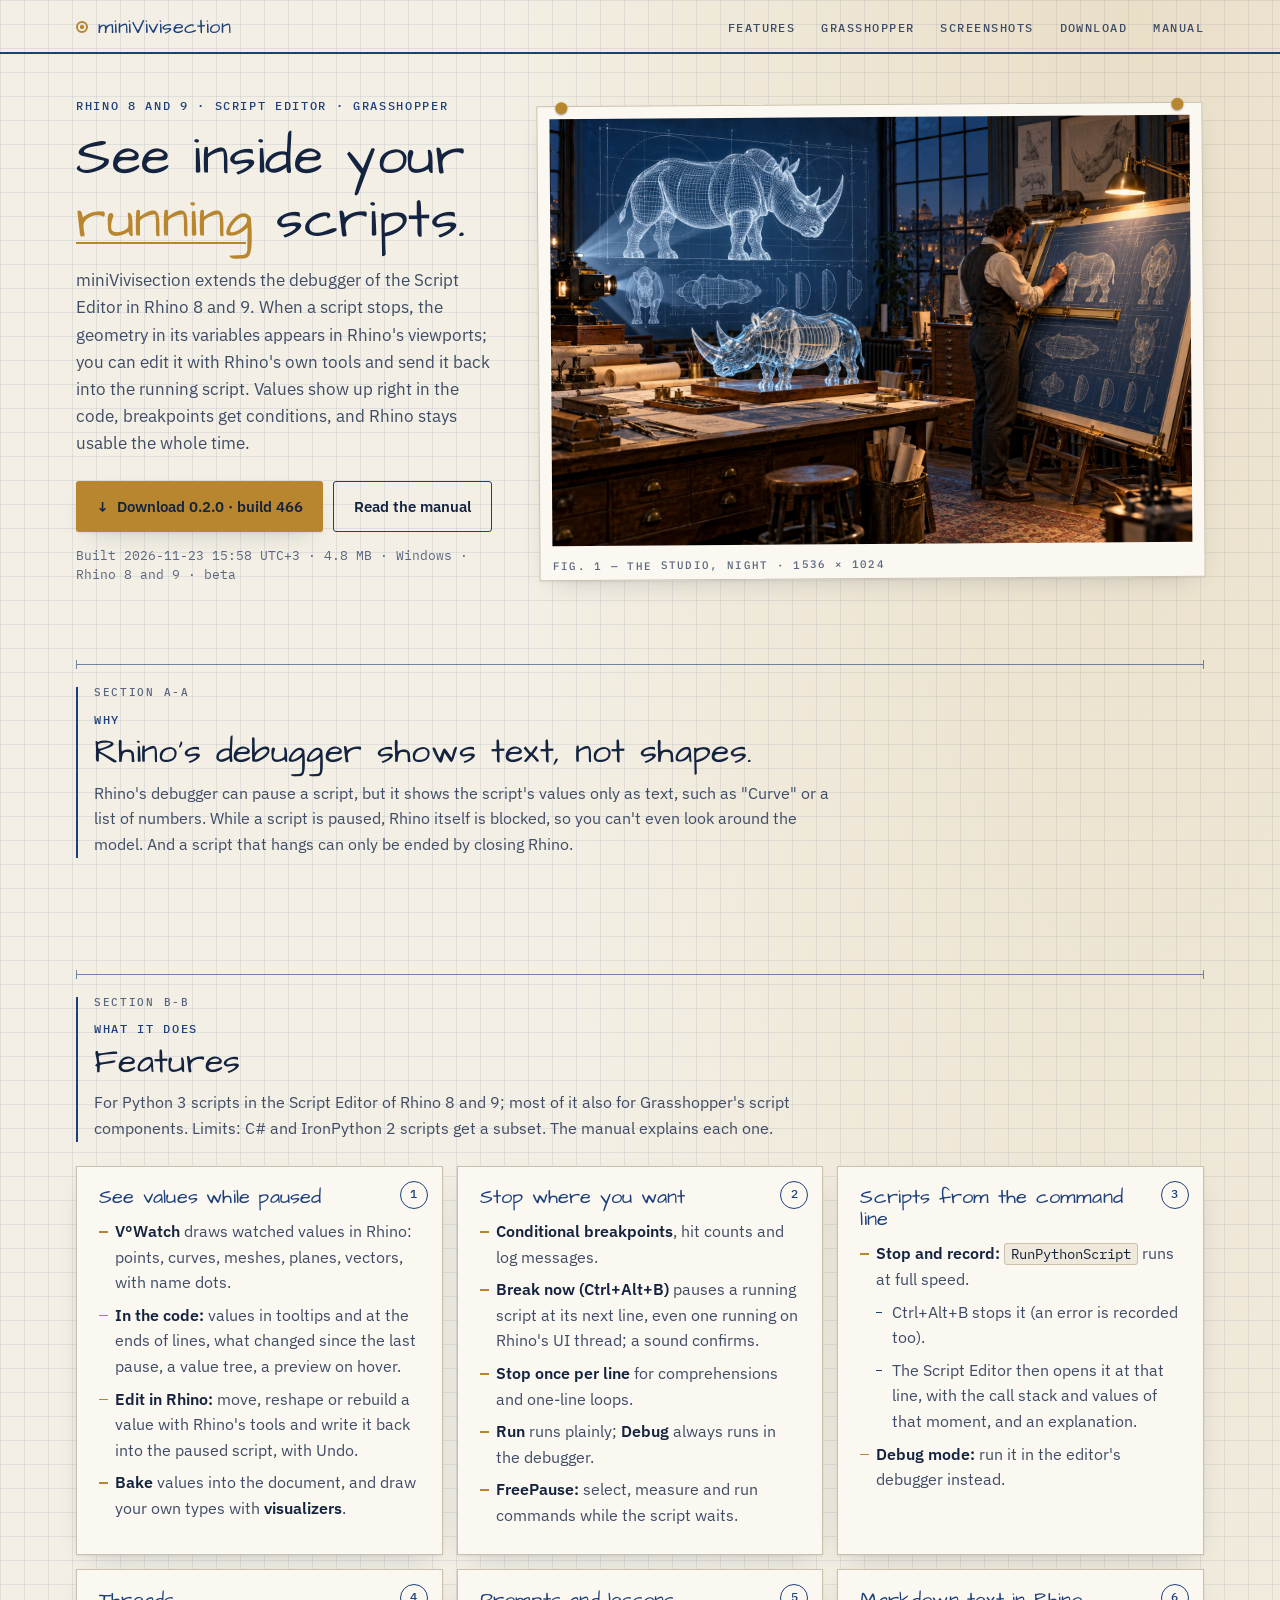
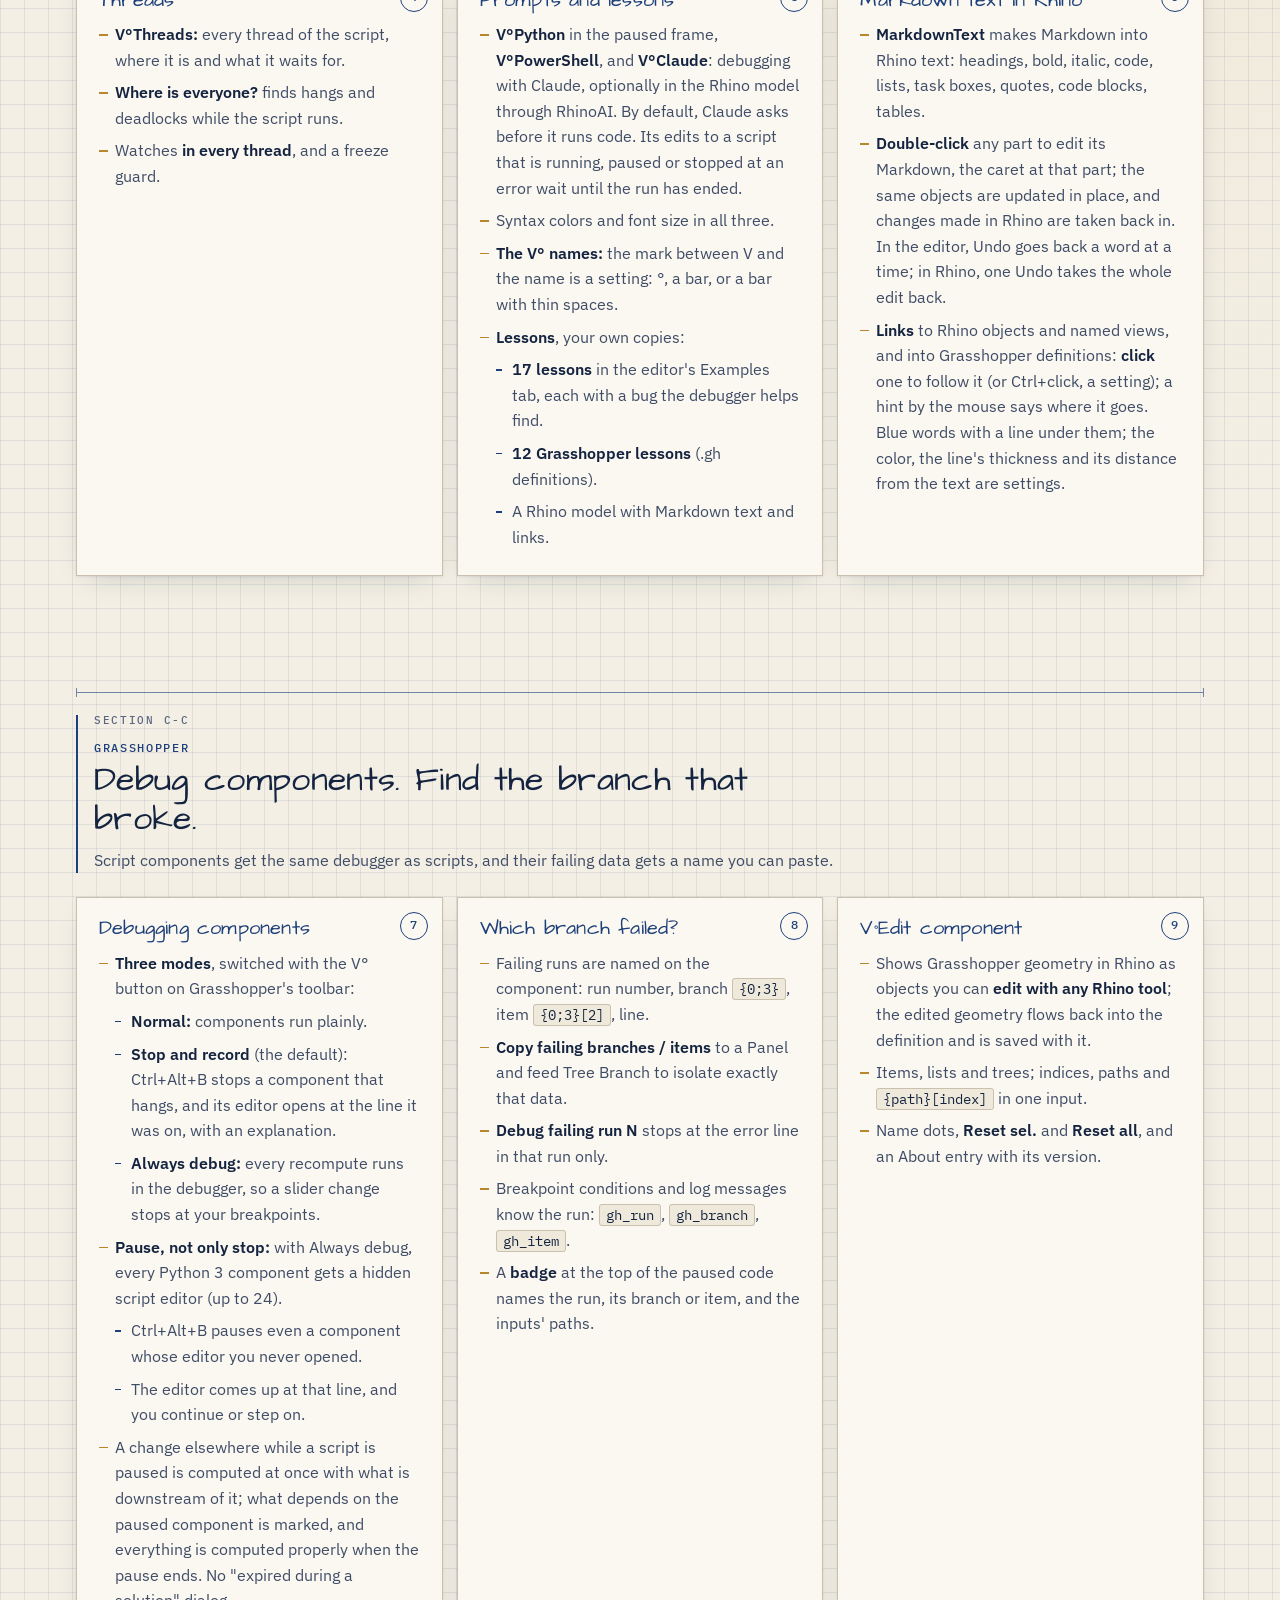
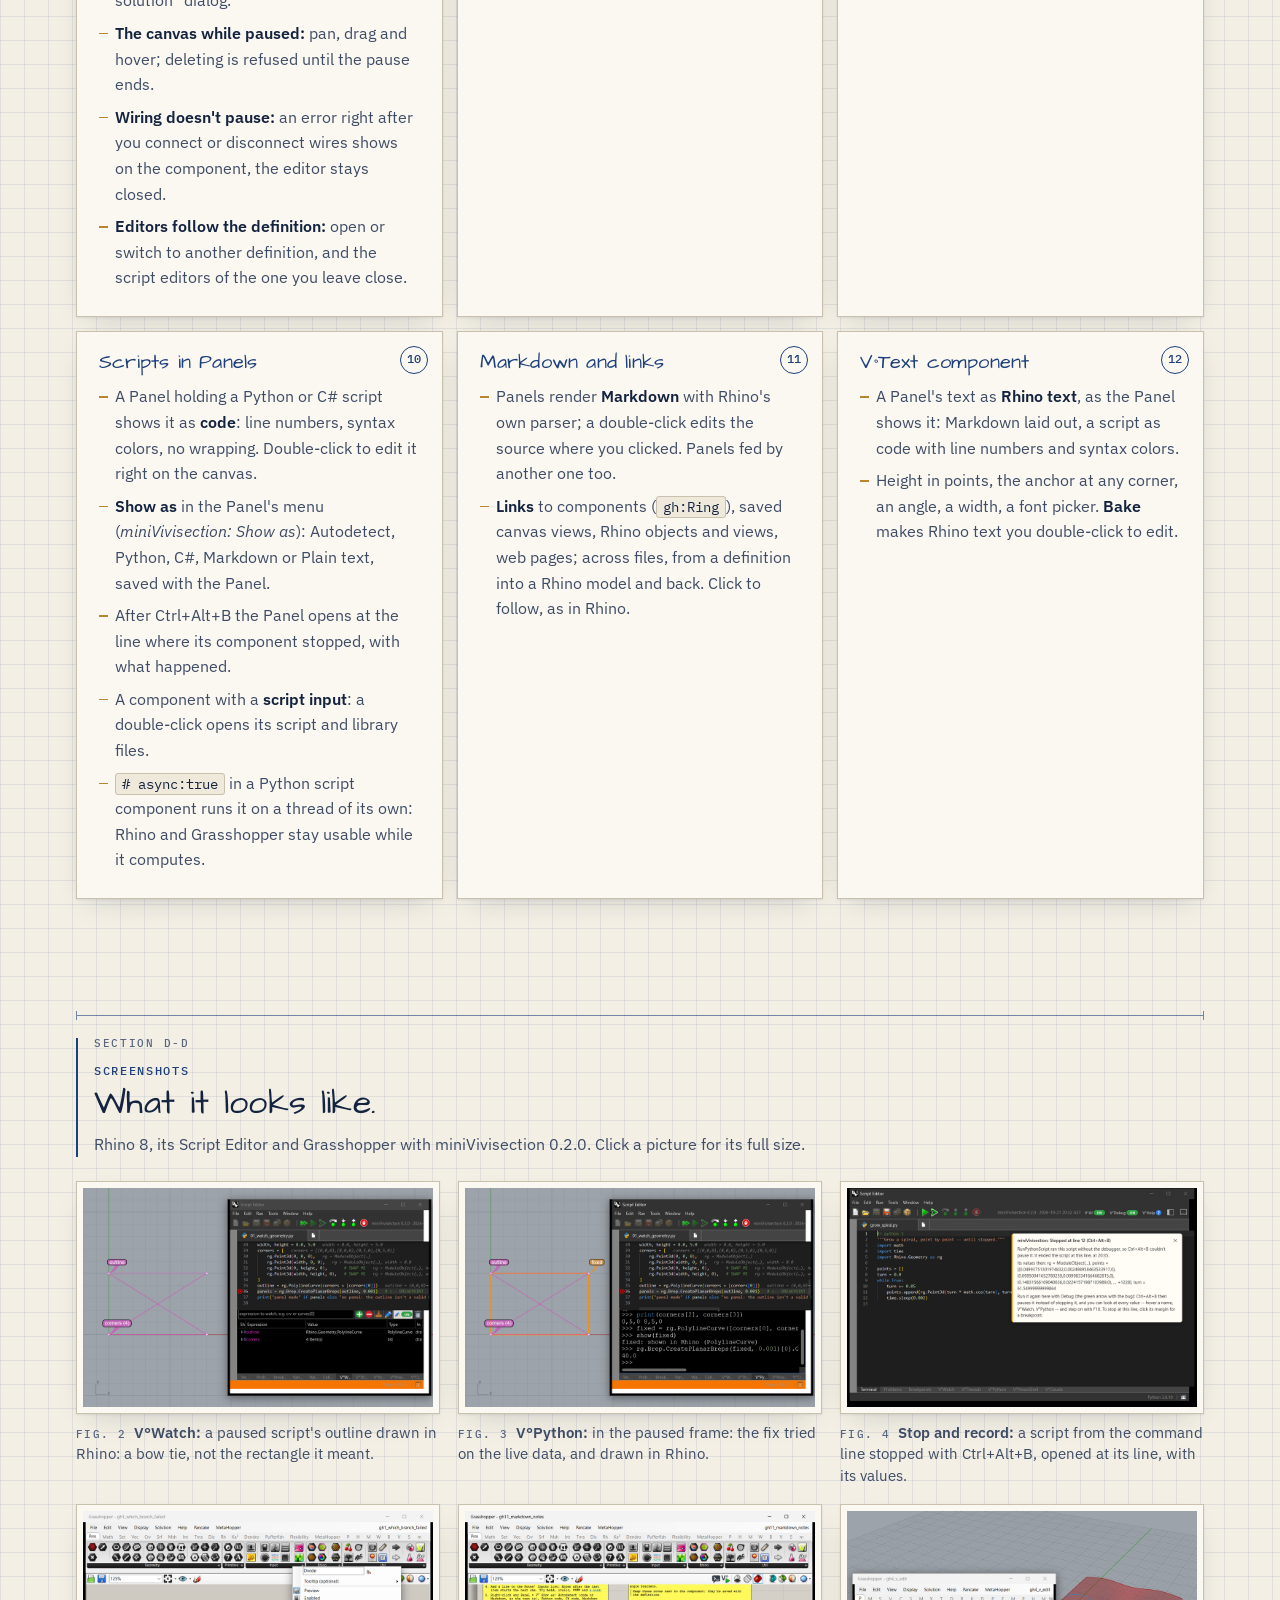
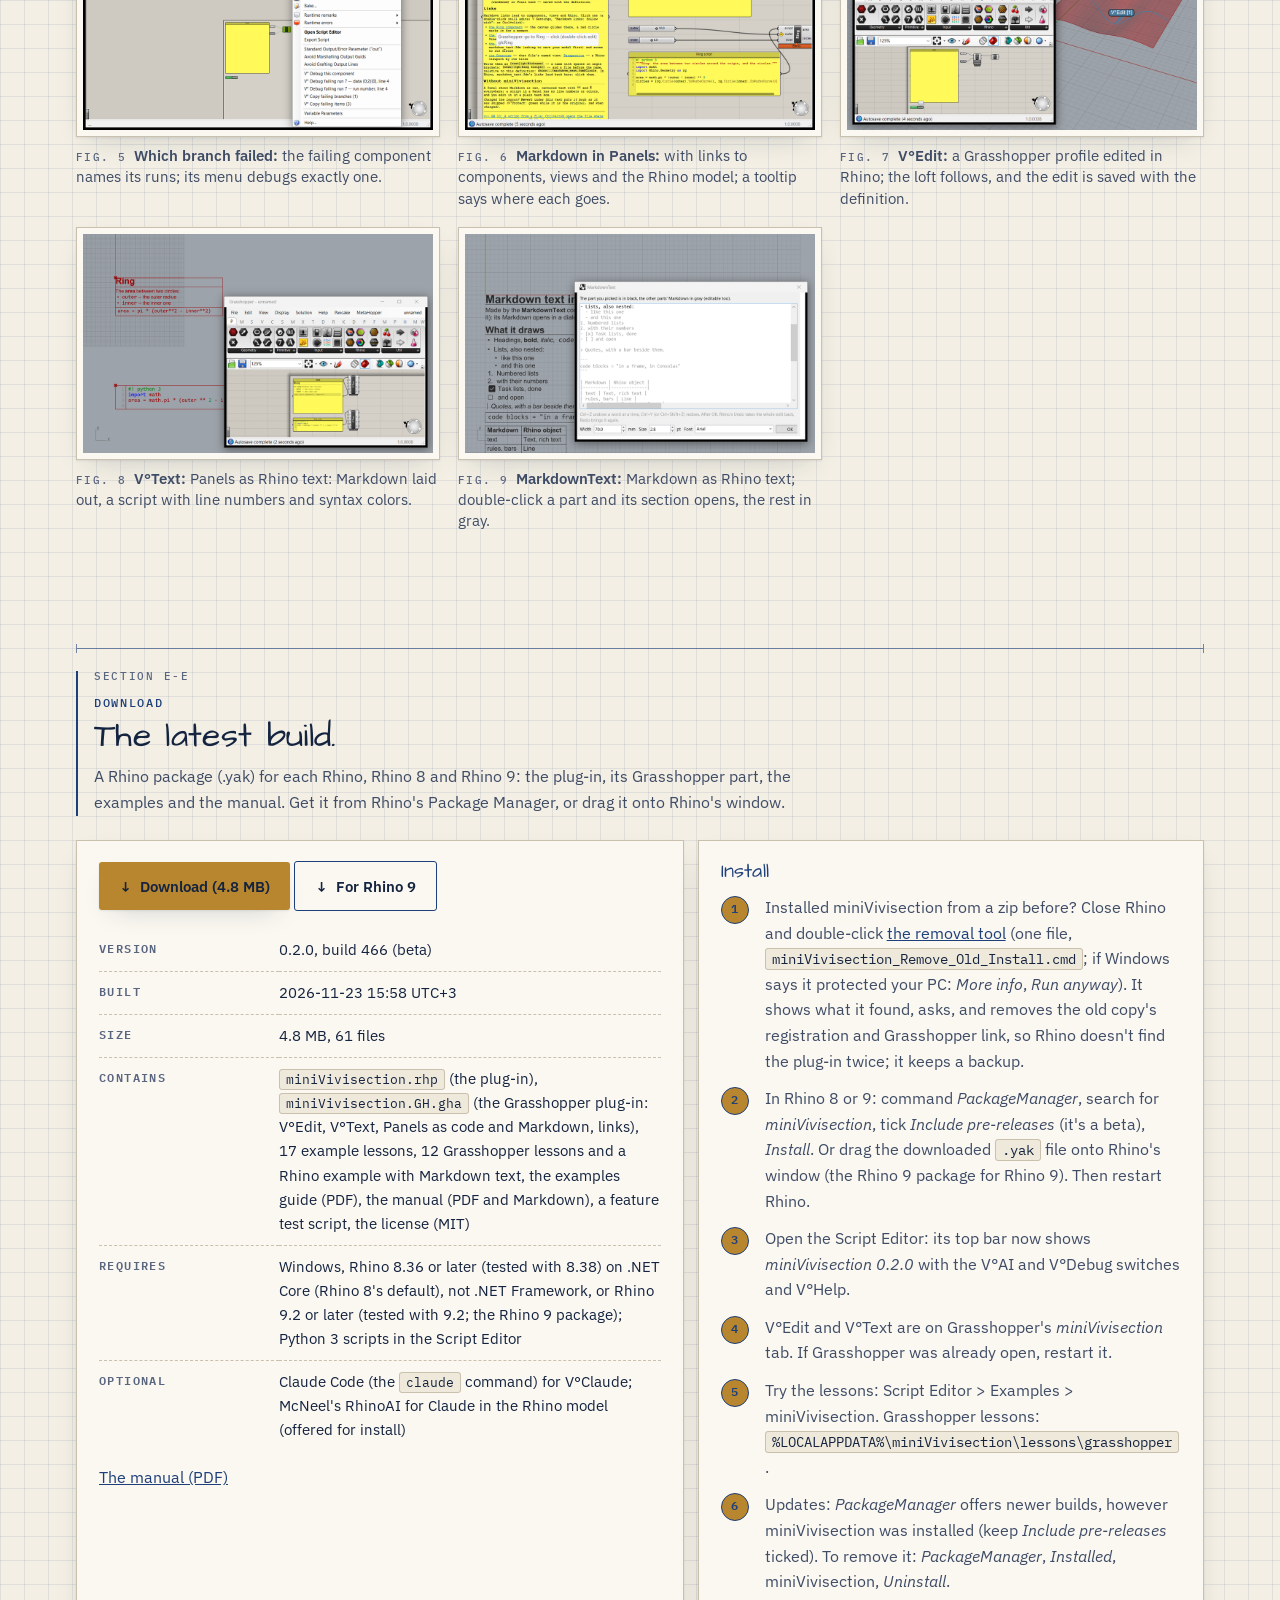
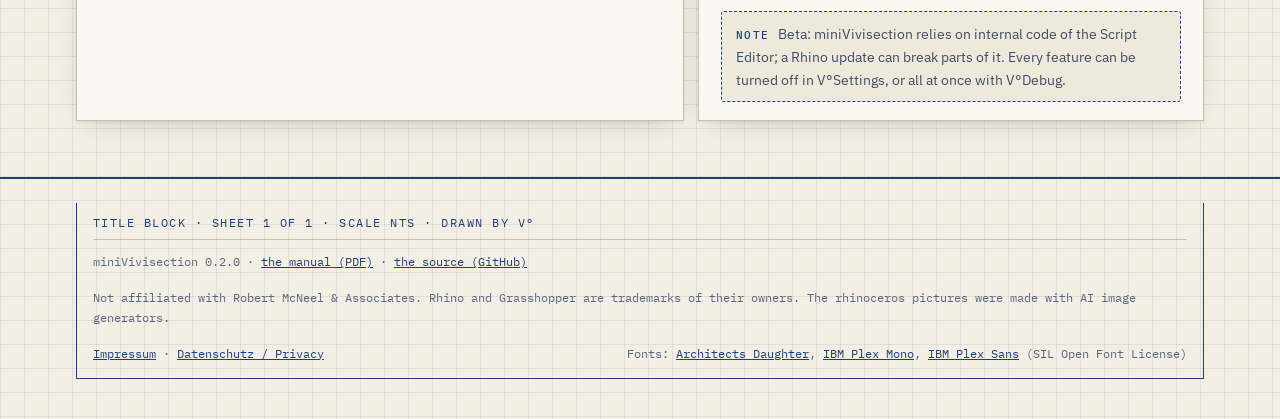
<file: web/pages/drafting-studio/index.html>
<!doctype html>
<html lang="en">
<head>
<meta charset="utf-8">
<meta name="viewport" content="width=device-width, initial-scale=1">
<title>miniVivisection — see your Rhino script's data while you debug</title>
<meta name="description" content="miniVivisection: see inside your running scripts. A debugger extension for the Script Editor and Grasshopper of Rhino 8 and 9.">
<meta name="color-scheme" content="light dark">
<meta name="robots" content="noindex">
<meta property="og:type" content="website">
<meta property="og:title" content="miniVivisection — see your Rhino script's data while you debug">
<meta property="og:description" content="miniVivisection: see inside your running scripts. A debugger extension for the Script Editor and Grasshopper of Rhino 8 and 9.">
<meta property="og:image" content="https://restweiss.de/miniVivisection/drafting-studio/hero.jpg?b=466">
<meta property="og:url" content="https://restweiss.de/miniVivisection/drafting-studio/">
<link rel="icon" href="data:image/svg+xml,%3Csvg%20xmlns=%27http://www.w3.org/2000/svg%27%20viewBox=%270%200%2032%2032%27%3E%3Crect%20width=%2732%27%20height=%2732%27%20rx=%277%27%20fill=%27%231d3f7a%27/%3E%3Ctext%20x=%2715%27%20y=%2723%27%20font-family=%27Segoe%20UI,Arial,sans-serif%27%20font-size=%2719%27%20font-weight=%27700%27%20text-anchor=%27middle%27%20fill=%27%23e6b65a%27%3EV%C2%B0%3C/text%3E%3C/svg%3E">
<style>
  /* Drafting studio: a night studio in Prussian blue, white lines on the paper, a brass lamp, the lettering by hand. */
  /* The fonts come from this server (SIL Open Font License, fonts/OFL-*.txt): no request goes to another host. */
  @font-face { font-family: 'Architects Daughter'; font-style: normal; font-weight: 400; font-display: swap; src: url("fonts/architects-daughter-400.woff2") format("woff2"); unicode-range: U+0000-00FF, U+0131, U+0152-0153, U+02BB-02BC, U+02C6, U+02DA, U+02DC, U+0304, U+0308, U+0329, U+2000-206F, U+20AC, U+2122, U+2191, U+2193, U+2212, U+2215, U+FEFF, U+FFFD; }
  @font-face { font-family: 'IBM Plex Mono'; font-style: normal; font-weight: 400; font-display: swap; src: url("fonts/ibm-plex-mono-400.woff2") format("woff2"); unicode-range: U+0000-00FF, U+0131, U+0152-0153, U+02BB-02BC, U+02C6, U+02DA, U+02DC, U+0304, U+0308, U+0329, U+2000-206F, U+20AC, U+2122, U+2191, U+2193, U+2212, U+2215, U+FEFF, U+FFFD; }
  @font-face { font-family: 'IBM Plex Mono'; font-style: normal; font-weight: 500; font-display: swap; src: url("fonts/ibm-plex-mono-500.woff2") format("woff2"); unicode-range: U+0000-00FF, U+0131, U+0152-0153, U+02BB-02BC, U+02C6, U+02DA, U+02DC, U+0304, U+0308, U+0329, U+2000-206F, U+20AC, U+2122, U+2191, U+2193, U+2212, U+2215, U+FEFF, U+FFFD; }
  @font-face { font-family: 'IBM Plex Mono'; font-style: normal; font-weight: 600; font-display: swap; src: url("fonts/ibm-plex-mono-600.woff2") format("woff2"); unicode-range: U+0000-00FF, U+0131, U+0152-0153, U+02BB-02BC, U+02C6, U+02DA, U+02DC, U+0304, U+0308, U+0329, U+2000-206F, U+20AC, U+2122, U+2191, U+2193, U+2212, U+2215, U+FEFF, U+FFFD; }
  @font-face { font-family: 'IBM Plex Sans'; font-style: italic; font-weight: 400; font-display: swap; src: url("fonts/ibm-plex-sans-400-italic.woff2") format("woff2"); unicode-range: U+0000-00FF, U+0131, U+0152-0153, U+02BB-02BC, U+02C6, U+02DA, U+02DC, U+0304, U+0308, U+0329, U+2000-206F, U+20AC, U+2122, U+2191, U+2193, U+2212, U+2215, U+FEFF, U+FFFD; }
  @font-face { font-family: 'IBM Plex Sans'; font-style: normal; font-weight: 400 600; font-display: swap; src: url("fonts/ibm-plex-sans-400-600.woff2") format("woff2"); unicode-range: U+0000-00FF, U+0131, U+0152-0153, U+02BB-02BC, U+02C6, U+02DA, U+02DC, U+0304, U+0308, U+0329, U+2000-206F, U+20AC, U+2122, U+2191, U+2193, U+2212, U+2215, U+FEFF, U+FFFD; }

  :root {
    --bg: #f3efe4;             /* the paper by day */
    --panel: #fbf8f1;
    --panel-2: #efe9db;
    --line: #c9c0ad;
    --grid: rgba(29, 63, 122, .09);
    --ink: #14233f;
    --ink-soft: #3f4c66;
    --ink-faint: #5a6680;
    --blue: #1d3f7a;           /* Prussian blue: the lettering, the lines */
    --link: #1d3f7a;
    --brass: #b8862e;          /* the lamp */
    --brass-ink: #14233f;
    --lamp: rgba(184, 134, 46, .16);
    --sans: "IBM Plex Sans", "Segoe UI", system-ui, sans-serif;
    --mono: "IBM Plex Mono", Consolas, monospace;
    --hand: "Architects Daughter", "Segoe Print", cursive;
    --shadow: 0 1px 2px rgba(20, 35, 63, .08), 0 10px 28px -14px rgba(20, 35, 63, .25);
  }
  /* Dark, the native one: the studio at night, white lines on Prussian blue, the brass lamp lit. */
  @media (prefers-color-scheme: dark) {
    :root:not([data-theme="light"]) {
      --bg: #0f1f3c; --panel: #152a4f; --panel-2: #1b345d; --line: #2e4a7a; --grid: rgba(255, 255, 255, .055);
      --ink: #eef3fb; --ink-soft: #c3cfe3; --ink-faint: #9fb0cc; --blue: #9cc0f5; --link: #a9c8f7;
      --brass: #e6b65a; --brass-ink: #0f1f3c; --lamp: rgba(230, 182, 90, .22);
      --shadow: 0 1px 2px rgba(0,0,0,.4), 0 10px 28px -14px rgba(0,0,0,.7);
    }
  }
  :root[data-theme="dark"] {
    --bg: #0f1f3c; --panel: #152a4f; --panel-2: #1b345d; --line: #2e4a7a; --grid: rgba(255, 255, 255, .055);
    --ink: #eef3fb; --ink-soft: #c3cfe3; --ink-faint: #9fb0cc; --blue: #9cc0f5; --link: #a9c8f7;
    --brass: #e6b65a; --brass-ink: #0f1f3c; --lamp: rgba(230, 182, 90, .22);
    --shadow: 0 1px 2px rgba(0,0,0,.4), 0 10px 28px -14px rgba(0,0,0,.7);
  }

  * { box-sizing: border-box; }
  html { -webkit-text-size-adjust: 100%; }
  body { margin: 0; background: var(--bg); color: var(--ink); font: 16px/1.6 var(--sans); }
  h1, h2, h3 { margin: 0; line-height: 1.15; font-weight: 600; }
  a { color: var(--link); }
  a:focus-visible { outline: 2px solid currentColor; outline-offset: 2px; }
  code { font: .86em/1.4 var(--mono); background: var(--panel-2); border: 1px solid var(--line); padding: 1px 6px; border-radius: 3px; overflow-wrap: anywhere; color: var(--ink); }
  .wrap { max-width: 1160px; margin: 0 auto; padding: 0 16px; }
  header.top .wrap { display: flex; align-items: center; justify-content: space-between; padding-top: 14px; padding-bottom: 12px; }
  .brand { display: flex; align-items: center; gap: 10px; font-weight: 700; }
  nav a { margin-left: 22px; text-decoration: none; }
  @media (max-width: 680px) { header.top .wrap { flex-wrap: wrap; row-gap: 8px; } nav { display: flex; flex-wrap: wrap; gap: 4px 18px; width: 100%; } nav a { margin-left: 0; } }
  .hero { padding: 44px 0 20px; }
  .hero-grid { display: grid; grid-template-columns: minmax(0, .9fr) minmax(0, 1.4fr); gap: 34px; align-items: center; }
  @media (max-width: 900px) { .hero-grid { grid-template-columns: 1fr; } }
  .hero h1 { font-size: clamp(2.2rem, 4.6vw, 3.4rem); margin: 12px 0 16px; }
  .hero p.lead { color: var(--ink-soft); font-size: 1.06rem; margin: 0 0 24px; }
  .actions { display: flex; flex-wrap: wrap; gap: 10px; }
  .btn { display: inline-flex; max-width: 100%; overflow-wrap: anywhere; align-items: center; gap: 10px; padding: 12px 20px; font-weight: 600; text-decoration: none; font-size: .96rem; }
  .meta { font: .8rem/1.5 var(--mono); color: var(--ink-faint); margin-top: 14px; }
  .viewer { margin: 0; position: relative; }
  .viewer .frame { position: relative; }
  .viewer img { width: 100%; height: auto; display: block; }
  section { padding: 56px 0; }
  .section-head { margin-bottom: 24px; max-width: 760px; position: relative; }
  .section-head .eyebrow { display: block; margin-bottom: 6px; }
  .section-head h2 { font-size: clamp(1.6rem, 3vw, 2.1rem); }
  .section-head p { color: var(--ink-soft); margin: 8px 0 0; }
  #why .section-head { margin-bottom: 0; }
  .cards { display: grid; grid-template-columns: repeat(auto-fill, minmax(min(290px, 100%), 1fr)); gap: 14px; counter-reset: panel; }
  .card { position: relative; counter-increment: panel; padding: 20px 22px 18px; }
  .card h3 { font-size: 1.08rem; margin-bottom: 10px; padding-right: 48px; }
  .card ul { margin: 0; padding-left: 18px; color: var(--ink-soft); }
  .card li { margin: 7px 0; }
  .card li strong { color: var(--ink); }
  #grasshopper .cards { counter-reset: panel 6; }
  #download .card::after { content: none; }
  .download { display: grid; grid-template-columns: 1.2fr 1fr; gap: 14px; }
  @media (max-width: 880px) { .download { grid-template-columns: 1fr; } }
  .spec { width: 100%; border-collapse: collapse; margin: 18px 0 14px; font-size: .94rem; }
  .spec td { padding: 9px 0; border-bottom: 1px dashed var(--line); vertical-align: top; }
  .spec tr:last-child td { border-bottom: 0; }
  .spec td:first-child { width: 32%; font: 600 .72rem/1.9 var(--mono); letter-spacing: .12em; text-transform: uppercase; color: var(--ink-faint); }
  ol.steps { margin: 0; padding: 0; list-style: none; counter-reset: step; color: var(--ink-soft); }
  ol.steps li { counter-increment: step; position: relative; padding-left: 44px; margin: 12px 0; }
  ol.steps li::before { position: absolute; left: 0; top: 1px; font: 600 .78rem/1 var(--mono); }
  .note { margin-top: 16px; font-size: .9rem; color: var(--ink-soft); padding: 10px 14px; }
  footer { padding: 24px 0 40px; font: .78rem/1.6 var(--mono); color: var(--ink-faint); }
  footer .wrap { display: flex; flex-wrap: wrap; gap: 8px 24px; justify-content: space-between; }
  .shots { display: grid; grid-template-columns: repeat(auto-fill, minmax(min(300px, 100%), 1fr)); gap: 18px; }
  .shots figure { margin: 0; }
  .shots img { width: 100%; height: auto; display: block; }
  .shots figcaption { color: var(--ink-soft); font-size: .92rem; line-height: 1.45; margin-top: 8px; }
  @media (prefers-reduced-motion: reduce) { *, *::before, *::after { transition: none !important; animation: none !important; } }

  /* the drawing grid under everything, the lamp's light from the top right */
  body { background-image:
      radial-gradient(70% 45% at 88% 0%, var(--lamp), transparent 70%),
      linear-gradient(var(--grid) 1px, transparent 1px), linear-gradient(90deg, var(--grid) 1px, transparent 1px);
    background-size: 100% 100%, 24px 24px, 24px 24px; background-attachment: scroll; }
  h1, h2, h3 { font-family: var(--hand); font-weight: 400; letter-spacing: .01em; }
  .btn.primary:focus-visible { outline-color: var(--brass); }

  /* the top bar: a drawing's border line, the name lettered by hand */
  header.top { border-bottom: 2px solid var(--blue); }
  .brand { font: 1.25rem/1 var(--hand); color: var(--blue); letter-spacing: .02em; }
  .brand .dot { width: 12px; height: 12px; border: 2px solid var(--brass); border-radius: 50%; background: radial-gradient(circle, var(--brass) 35%, transparent 40%); }
  nav a { color: var(--ink-soft); font: 500 .76rem/1 var(--mono); letter-spacing: .12em; text-transform: uppercase; }
  nav a:hover { color: var(--blue); text-decoration: underline; text-underline-offset: 4px; }

  .eyebrow { font: 500 .74rem/1.4 var(--mono); letter-spacing: .14em; text-transform: uppercase; color: var(--blue); }
  .hero h1 em { font-style: normal; color: var(--brass); text-decoration: underline; text-decoration-thickness: 2px; text-underline-offset: 6px; }
  .btn { border-radius: 3px; }
  .btn.primary { background: var(--brass); color: var(--brass-ink); box-shadow: var(--shadow); }
  .btn.primary:hover { filter: brightness(1.06); }
  .btn.ghost { background: transparent; color: var(--ink); border: 1.5px solid var(--blue); }
  .btn.ghost:hover { background: var(--panel-2); }

  /* the picture: a print pinned to the wall, a figure label and a dimension string beneath */
  .viewer { background: var(--panel); padding: 12px 12px 34px; border: 1px solid var(--line); box-shadow: var(--shadow); transform: rotate(-.4deg); }
  @media (prefers-reduced-motion: reduce) { .viewer { transform: none; } }
  .viewer::before, .viewer::after { content: ""; position: absolute; top: -5px; width: 12px; height: 12px; border-radius: 50%; background: var(--brass); box-shadow: 0 1px 2px rgba(0,0,0,.4); }
  .viewer::before { left: 18px; } .viewer::after { right: 18px; }
  .viewer .frame::after {
    content: "FIG. 1  \2014  THE STUDIO, NIGHT  \00B7  1536 \00D7  1024"; position: absolute; left: 0; right: 0; bottom: -26px;
    font: 500 .68rem/1 var(--mono); letter-spacing: .12em; color: var(--ink-faint); text-transform: uppercase; white-space: nowrap; overflow: hidden; text-overflow: ellipsis;
  }

  /* sections: a section mark and a dimension string above the heading */
  .section-head { border-left: 2px solid var(--blue); padding-left: 16px; }
  .section-head::before { font: 500 .66rem/1 var(--mono); letter-spacing: .16em; color: var(--ink-faint); display: block; margin-bottom: 14px; }
  #why .section-head::before { content: "SECTION A-A"; }
  #features .section-head::before { content: "SECTION B-B"; }
  #grasshopper .section-head::before { content: "SECTION C-C"; }
  #screenshots .section-head::before { content: "SECTION D-D"; }
  #download .section-head::before { content: "SECTION E-E"; }
  section > .wrap::before { content: ""; display: block; height: 9px; margin-bottom: 18px; border-left: 1px solid var(--blue); border-right: 1px solid var(--blue);
    background: linear-gradient(var(--blue), var(--blue)) center / 100% 1px no-repeat; opacity: .6; }

  /* the cards: sheets with a circled callout number, the lists with dash markers */
  .card { background: var(--panel); border: 1px solid var(--line); box-shadow: var(--shadow); }
  .card::after {
    content: counter(panel); position: absolute; top: 14px; right: 14px; width: 26px; height: 26px; border-radius: 50%;
    border: 1.5px solid var(--blue); color: var(--blue); font: 500 .74rem/23px var(--mono); text-align: center;
  }
  .card h3 { font-size: 1.22rem; color: var(--blue); }
  .card ul { list-style: none; padding-left: 16px; }
  .card li { position: relative; }
  .card li::before { content: ""; position: absolute; left: -16px; top: .75em; width: 9px; height: 1.5px; background: var(--brass); }
  .card li li::before { background: var(--blue); width: 6px; }
  ol.steps li::before { content: counter(step); width: 26px; height: 26px; border-radius: 50%; border: 1.5px solid var(--blue); color: var(--blue); text-align: center; line-height: 23px; }
  .note { border: 1px dashed var(--blue); border-radius: 3px; background: var(--panel-2); }
  .note::before { content: "NOTE  "; font: 500 .68rem/1 var(--mono); letter-spacing: .14em; color: var(--blue); }

  .shots img { border: 1px solid var(--line); box-shadow: var(--shadow); background: var(--panel); padding: 6px; }
  .shots figcaption::before { content: "FIG. " counter(fig) "  "; counter-increment: fig; font: 500 .68rem/1 var(--mono); letter-spacing: .12em; color: var(--ink-faint); }
  .shots { counter-reset: fig 1; }

  /* the title block: a bordered strip at the sheet's foot */
  footer { border-top: 2px solid var(--blue); position: relative; }
  footer .wrap { border: 1px solid var(--blue); border-top: 0; padding: 10px 16px; max-width: 1128px; }
  footer .wrap > span { padding: 4px 0; }
  footer .wrap::before { content: "TITLE BLOCK  \00B7  SHEET 1 OF 1  \00B7  SCALE NTS  \00B7  DRAWN BY V\00B0"; width: 100%; letter-spacing: .12em; text-transform: uppercase; color: var(--blue); border-bottom: 1px solid var(--line); padding-bottom: 6px; }
</style>
</head>
<body>

<header class="top">
  <div class="wrap">
    <div class="brand"><span class="dot" aria-hidden="true"></span>miniVivisection</div>
    <nav>
      <a href="#features">Features</a>
      <a href="#grasshopper">Grasshopper</a>
      <a href="#screenshots">Screenshots</a>
      <a href="#download">Download</a>
      <a href="../downloads/miniVivisection_Manual.pdf">Manual</a>
    </nav>
  </div>
</header>

<main>
  <div class="hero">
    <div class="wrap hero-grid">
      <div class="hero-text">
        <div class="eyebrow">Rhino 8 and 9 &middot; Script Editor &middot; Grasshopper</div>
        <h1>See inside your <em>running</em> scripts.</h1>
        <p class="lead">
          miniVivisection extends the debugger of the Script Editor in Rhino 8 and 9. When a script stops, the geometry in its
          variables appears in Rhino's viewports; you can edit it with Rhino's own tools and send it back into the
          running script. Values show up right in the code, breakpoints get conditions, and Rhino stays usable the whole time.
        </p>
        <div class="actions">
          <a class="btn primary" href="../downloads/minivivisection-0.2.0-beta.466-rh8_36-win.yak" download>&#8595;&ensp;Download 0.2.0 &middot; build 466</a>
          <a class="btn ghost" href="../downloads/miniVivisection_Manual.pdf">Read the manual</a>
        </div>
        <div class="meta">Built 2026-11-23 15:58 UTC+3 &middot; 4.8 MB &middot; Windows &middot; Rhino 8 and 9 &middot; beta</div>
      </div>
      <figure class="viewer">
        <div class="frame">
          <img src="hero.jpg?b=466" width="1536" height="1024" alt="A night drafting studio: a drafting table under a brass lamp, blueprints of a rhinoceros on the wall lit by a projector, rolled drawings, a stool, and the city's windows glowing blue beyond the glass.">
        </div>
      </figure>
    </div>
  </div>

  <section id="why">
    <div class="wrap">
      <div class="section-head">
        <span class="eyebrow">Why</span>
        <h2>Rhino's debugger shows text, not shapes.</h2>
        <p>Rhino's debugger can pause a script, but it shows the script's values only as text, such as "Curve" or a list of numbers. While a script is paused, Rhino itself is blocked, so you can't even look around the model. And a script that hangs can only be ended by closing Rhino.</p>
      </div>
    </div>
  </section>

  <section id="features">
    <div class="wrap">
      <div class="section-head">
        <span class="eyebrow">What it does</span>
        <h2>Features</h2>
        <p>For Python 3 scripts in the Script Editor of Rhino 8 and 9; most of it also for Grasshopper's script components. Limits: C# and IronPython 2 scripts get a subset. The manual explains each one.</p>
      </div>
      <div class="cards">
        <div class="card">
          <h3>See values while paused</h3>
          <ul>
            <li><strong>V°Watch</strong> draws watched values in Rhino: points, curves, meshes, planes, vectors, with name dots.</li>
            <li><strong>In the code:</strong> values in tooltips and at the ends of lines, what changed since the last pause, a value tree, a preview on hover.</li>
            <li><strong>Edit in Rhino:</strong> move, reshape or rebuild a value with Rhino's tools and write it back into the paused script, with Undo.</li>
            <li><strong>Bake</strong> values into the document, and draw your own types with <strong>visualizers</strong>.</li>
          </ul>
        </div>
        <div class="card">
          <h3>Stop where you want</h3>
          <ul>
            <li><strong>Conditional breakpoints</strong>, hit counts and log messages.</li>
            <li><strong>Break now (Ctrl+Alt+B)</strong> pauses a running script at its next line, even one running on Rhino's UI thread; a sound confirms.</li>
            <li><strong>Stop once per line</strong> for comprehensions and one-line loops.</li>
            <li><strong>Run</strong> runs plainly; <strong>Debug</strong> always runs in the debugger.</li>
            <li><strong>FreePause:</strong> select, measure and run commands while the script waits.</li>
          </ul>
        </div>
        <div class="card">
          <h3>Scripts from the command line</h3>
          <ul>
            <li><strong>Stop and record:</strong> <code>RunPythonScript</code> runs at full speed.
              <ul>
                <li>Ctrl+Alt+B stops it (an error is recorded too).</li>
                <li>The Script Editor then opens it at that line, with the call stack and values of that moment, and an explanation.</li>
              </ul>
            </li>
            <li><strong>Debug mode:</strong> run it in the editor's debugger instead.</li>
          </ul>
        </div>
        <div class="card">
          <h3>Threads</h3>
          <ul>
            <li><strong>V°Threads:</strong> every thread of the script, where it is and what it waits for.</li>
            <li><strong>Where is everyone?</strong> finds hangs and deadlocks while the script runs.</li>
            <li>Watches <strong>in every thread</strong>, and a freeze guard.</li>
          </ul>
        </div>
        <div class="card">
          <h3>Prompts and lessons</h3>
          <ul>
            <li><strong>V°Python</strong> in the paused frame, <strong>V°PowerShell</strong>, and <strong>V°Claude</strong>: debugging with Claude, optionally in the Rhino model through RhinoAI. By default, Claude asks before it runs code. Its edits to a script that is running, paused or stopped at an error wait until the run has ended.</li>
            <li>Syntax colors and font size in all three.</li>
            <li><strong>The V° names:</strong> the mark between V and the name is a setting: °, a bar, or a bar with thin spaces.</li>
            <li><strong>Lessons</strong>, your own copies:
              <ul>
                <li><strong>17 lessons</strong> in the editor's Examples tab, each with a bug the debugger helps find.</li>
                <li><strong>12 Grasshopper lessons</strong> (.gh definitions).</li>
                <li>A Rhino model with Markdown text and links.</li>
              </ul>
            </li>
          </ul>
        </div>
        <div class="card">
          <h3>Markdown text in Rhino</h3>
          <ul>
            <li><strong>MarkdownText</strong> makes Markdown into Rhino text: headings, bold, italic, code, lists, task boxes, quotes, code blocks, tables.</li>
            <li><strong>Double-click</strong> any part to edit its Markdown, the caret at that part; the same objects are updated in place, and changes made in Rhino are taken back in. In the editor, Undo goes back a word at a time; in Rhino, one Undo takes the whole edit back.</li>
            <li><strong>Links</strong> to Rhino objects and named views, and into Grasshopper definitions: <strong>click</strong> one to follow it (or Ctrl+click, a setting); a hint by the mouse says where it goes. Blue words with a line under them; the color, the line's thickness and its distance from the text are settings.</li>
          </ul>
        </div>
      </div>
    </div>
  </section>

  <section id="grasshopper">
    <div class="wrap">
      <div class="section-head">
        <span class="eyebrow">Grasshopper</span>
        <h2>Debug components. Find the branch that broke.</h2>
        <p>Script components get the same debugger as scripts, and their failing data gets a name you can paste.</p>
      </div>
      <div class="cards">
        <div class="card">
          <h3>Debugging components</h3>
          <ul>
            <li><strong>Three modes</strong>, switched with the V° button on Grasshopper's toolbar:
              <ul>
                <li><strong>Normal:</strong> components run plainly.</li>
                <li><strong>Stop and record</strong> (the default): Ctrl+Alt+B stops a component that hangs, and its editor opens at the line it was on, with an explanation.</li>
                <li><strong>Always debug:</strong> every recompute runs in the debugger, so a slider change stops at your breakpoints.</li>
              </ul>
            </li>
            <li><strong>Pause, not only stop:</strong> with Always debug, every Python 3 component gets a hidden script editor (up to 24).
              <ul>
                <li>Ctrl+Alt+B pauses even a component whose editor you never opened.</li>
                <li>The editor comes up at that line, and you continue or step on.</li>
              </ul>
            </li>
            <li>A change elsewhere while a script is paused is computed at once with what is downstream of it; what depends on the paused component is marked, and everything is computed properly when the pause ends. No "expired during a solution" dialog.</li>
            <li><strong>The canvas while paused:</strong> pan, drag and hover; deleting is refused until the pause ends.</li>
            <li><strong>Wiring doesn't pause:</strong> an error right after you connect or disconnect wires shows on the component, the editor stays closed.</li>
            <li><strong>Editors follow the definition:</strong> open or switch to another definition, and the script editors of the one you leave close.</li>
          </ul>
        </div>
        <div class="card">
          <h3>Which branch failed?</h3>
          <ul>
            <li>Failing runs are named on the component: run number, branch <code>{0;3}</code>, item <code>{0;3}[2]</code>, line.</li>
            <li><strong>Copy failing branches / items</strong> to a Panel and feed Tree Branch to isolate exactly that data.</li>
            <li><strong>Debug failing run N</strong> stops at the error line in that run only.</li>
            <li>Breakpoint conditions and log messages know the run: <code>gh_run</code>, <code>gh_branch</code>, <code>gh_item</code>.</li>
            <li>A <strong>badge</strong> at the top of the paused code names the run, its branch or item, and the inputs' paths.</li>
          </ul>
        </div>
        <div class="card">
          <h3>V°Edit component</h3>
          <ul>
            <li>Shows Grasshopper geometry in Rhino as objects you can <strong>edit with any Rhino tool</strong>; the edited geometry flows back into the definition and is saved with it.</li>
            <li>Items, lists and trees; indices, paths and <code>{path}[index]</code> in one input.</li>
            <li>Name dots, <strong>Reset sel.</strong> and <strong>Reset all</strong>, and an About entry with its version.</li>
          </ul>
        </div>
        <div class="card">
          <h3>Scripts in Panels</h3>
          <ul>
            <li>A Panel holding a Python or C# script shows it as <strong>code</strong>: line numbers, syntax colors, no wrapping. Double-click to edit it right on the canvas.</li>
            <li><strong>Show as</strong> in the Panel's menu (<em>miniVivisection: Show as</em>): Autodetect, Python, C#, Markdown or Plain text, saved with the Panel.</li>
            <li>After Ctrl+Alt+B the Panel opens at the line where its component stopped, with what happened.</li>
            <li>A component with a <strong>script input</strong>: a double-click opens its script and library files.</li>
            <li><code># async:true</code> in a Python script component runs it on a thread of its own: Rhino and Grasshopper stay usable while it computes.</li>
          </ul>
        </div>
        <div class="card">
          <h3>Markdown and links</h3>
          <ul>
            <li>Panels render <strong>Markdown</strong> with Rhino's own parser; a double-click edits the source where you clicked. Panels fed by another one too.</li>
            <li><strong>Links</strong> to components (<code>gh:Ring</code>), saved canvas views, Rhino objects and views, web pages; across files, from a definition into a Rhino model and back. Click to follow, as in Rhino.</li>
          </ul>
        </div>
        <div class="card">
          <h3>V°Text component</h3>
          <ul>
            <li>A Panel's text as <strong>Rhino text</strong>, as the Panel shows it: Markdown laid out, a script as code with line numbers and syntax colors.</li>
            <li>Height in points, the anchor at any corner, an angle, a width, a font picker. <strong>Bake</strong> makes Rhino text you double-click to edit.</li>
          </ul>
        </div>
      </div>
    </div>
  </section>

  <section id="screenshots">
    <div class="wrap">
      <div class="section-head">
        <span class="eyebrow">Screenshots</span>
        <h2>What it looks like.</h2>
        <p>Rhino 8, its Script Editor and Grasshopper with miniVivisection 0.2.0. Click a picture for its full size.</p>
      </div>
      <div class="shots">
        <figure><a href="../screenshots/01_watch_values_in_rhino.png?b=466"><img src="../screenshots/01_watch_values_in_rhino.png?b=466" width="960" height="600" loading="lazy" alt="Rhino's Top view with a magenta bow-tie outline and the name dots outline and corners; over it the Script Editor paused at a breakpoint, its V°Watch tab listing outline and corners."></a><figcaption><strong>V°Watch:</strong> a paused script's outline drawn in Rhino: a bow tie, not the rectangle it meant.</figcaption></figure>
        <figure><a href="../screenshots/03_python_in_the_paused_frame.png?b=466"><img src="../screenshots/03_python_in_the_paused_frame.png?b=466" width="960" height="600" loading="lazy" alt="The Script Editor's V°Python tab: the swapped corners printed, a fixed outline built and shown; in Rhino an orange rectangle named fixed over the bow tie."></a><figcaption><strong>V°Python:</strong> in the paused frame: the fix tried on the live data, and drawn in Rhino.</figcaption></figure>
        <figure><a href="../screenshots/04_stop_and_record.png?b=466"><img src="../screenshots/04_stop_and_record.png?b=466" width="960" height="600" loading="lazy" alt="The Script Editor opened at line 12 of grow_spiral.py, a script with an endless loop that RunPythonScript ran and Ctrl+Alt+B stopped; an overlay says Stopped at line 12 and lists the values of points and turn at that moment."></a><figcaption><strong>Stop and record:</strong> a script from the command line stopped with Ctrl+Alt+B, opened at its line, with its values.</figcaption></figure>
        <figure><a href="../screenshots/05_which_branch_failed.png?b=466"><img src="../screenshots/05_which_branch_failed.png?b=466" width="960" height="600" loading="lazy" alt="Grasshopper: a red Divide component and its right-click menu with miniVivisection's items, Debug failing run 7 -- data {0;2}[0], line 4, and Copy failing branches."></a><figcaption><strong>Which branch failed:</strong> the failing component names its runs; its menu debugs exactly one.</figcaption></figure>
        <figure><a href="../screenshots/09_markdown_panel_links.png?b=466"><img src="../screenshots/09_markdown_panel_links.png?b=466" width="960" height="600" loading="lazy" alt="Grasshopper Panels rendered as Markdown with headings, lists and links; a tooltip over a link reads Grasshopper: go to Ring -- click."></a><figcaption><strong>Markdown in Panels:</strong> with links to components, views and the Rhino model; a tooltip says where each goes.</figcaption></figure>
        <figure><a href="../screenshots/11_v_edit.png?b=466"><img src="../screenshots/11_v_edit.png?b=466" width="960" height="600" loading="lazy" alt="Rhino's Perspective view with a red lofted surface and one blue profile curve marked by the name dot V°Edit [1]; over it the Grasshopper window with the V°Edit component between Profiles and Loft, showing 1 in Rhino."></a><figcaption><strong>V°Edit:</strong> a Grasshopper profile edited in Rhino; the loft follows, and the edit is saved with the definition.</figcaption></figure>
        <figure><a href="../screenshots/12_v_text.png?b=466"><img src="../screenshots/12_v_text.png?b=466" width="960" height="600" loading="lazy" alt="Rhino's Top view with a Markdown note and a Python script drawn as text; a Grasshopper window with the two Panels feeding V°Text components."></a><figcaption><strong>V°Text:</strong> Panels as Rhino text: Markdown laid out, a script with line numbers and syntax colors.</figcaption></figure>
        <figure><a href="../screenshots/14_markdown_text_dialog.png?b=466"><img src="../screenshots/14_markdown_text_dialog.png?b=466" width="960" height="600" loading="lazy" alt="Markdown text in Rhino with the MarkdownText dialog over it: the nested list in black at the caret, the rest of the Markdown gray, width, size and font below."></a><figcaption><strong>MarkdownText:</strong> Markdown as Rhino text; double-click a part and its section opens, the rest in gray.</figcaption></figure>
      </div>
    </div>
  </section>

  <section id="download">
    <div class="wrap">
      <div class="section-head">
        <span class="eyebrow">Download</span>
        <h2>The latest build.</h2>
        <p>A Rhino package (.yak) for each Rhino, Rhino 8 and Rhino 9: the plug-in, its Grasshopper part, the examples and the manual. Get it from Rhino's Package Manager, or drag it onto Rhino's window.</p>
      </div>
      <div class="download">
        <div class="card">
          <a class="btn primary" href="../downloads/minivivisection-0.2.0-beta.466-rh8_36-win.yak" download>&#8595;&ensp;Download (4.8 MB)</a>
          <a class="btn ghost" href="../downloads/minivivisection-0.2.0-beta.466-rh9_2-win.yak" download>&#8595;&ensp;For Rhino 9</a>
          <table class="spec">
            <tr><td>Version</td><td>0.2.0, build 466 (beta)</td></tr>
            <tr><td>Built</td><td>2026-11-23 15:58 UTC+3</td></tr>
            <tr><td>Size</td><td>4.8 MB, 61 files</td></tr>
            <tr><td>Contains</td><td><code>miniVivisection.rhp</code> (the plug-in), <code>miniVivisection.GH.gha</code> (the Grasshopper plug-in: V°Edit, V°Text, Panels as code and Markdown, links), 17 example lessons, 12 Grasshopper lessons and a Rhino example with Markdown text, the examples guide (PDF), the manual (PDF and Markdown), a feature test script, the license (MIT)</td></tr>
            <tr><td>Requires</td><td>Windows, Rhino 8.36 or later (tested with 8.38) on .NET Core (Rhino 8's default), not .NET Framework, or Rhino 9.2 or later (tested with 9.2; the Rhino 9 package); Python 3 scripts in the Script Editor</td></tr>
            <tr><td>Optional</td><td>Claude Code (the <code>claude</code> command) for V°Claude; McNeel's RhinoAI for Claude in the Rhino model (offered for install)</td></tr>
          </table>
          <a href="../downloads/miniVivisection_Manual.pdf">The manual (PDF)</a>
        </div>
        <div class="card">
          <h3>Install</h3>
          <ol class="steps">
            <li>Installed miniVivisection from a zip before? Close Rhino and double-click <a href="../downloads/miniVivisection_Remove_Old_Install.cmd" download>the removal tool</a> (one file, <code>miniVivisection_Remove_Old_Install.cmd</code>; if Windows says it protected your PC: <em>More info</em>, <em>Run anyway</em>). It shows what it found, asks, and removes the old copy's registration and Grasshopper link, so Rhino doesn't find the plug-in twice; it keeps a backup.</li>
            <li>In Rhino 8 or 9: command <em>PackageManager</em>, search for <em>miniVivisection</em>, tick <em>Include pre-releases</em> (it's a beta), <em>Install</em>. Or drag the downloaded <code>.yak</code> file onto Rhino's window (the Rhino 9 package for Rhino 9). Then restart Rhino.</li>
            <li>Open the Script Editor: its top bar now shows <em>miniVivisection 0.2.0</em> with the V°AI and V°Debug switches and V°Help.</li>
            <li>V°Edit and V°Text are on Grasshopper's <em>miniVivisection</em> tab. If Grasshopper was already open, restart it.</li>
            <li>Try the lessons: Script Editor &gt; Examples &gt; miniVivisection. Grasshopper lessons: <code>%LOCALAPPDATA%\miniVivisection\lessons\grasshopper</code>.</li>
            <li>Updates: <em>PackageManager</em> offers newer builds, however miniVivisection was installed (keep <em>Include pre-releases</em> ticked). To remove it: <em>PackageManager</em>, <em>Installed</em>, miniVivisection, <em>Uninstall</em>.</li>
          </ol>
          <div class="note">Beta: miniVivisection relies on internal code of the Script Editor; a Rhino update can break parts of it. Every feature can be turned off in V°Settings, or all at once with V°Debug.</div>
        </div>
      </div>
    </div>
  </section>
</main>

<footer>
  <div class="wrap">
    <span>miniVivisection 0.2.0 &middot; <a href="../downloads/miniVivisection_Manual.pdf">the manual (PDF)</a> &middot; <a href="https://github.com/ristflo/miniVivisection">the source (GitHub)</a></span>
    <span>Not affiliated with Robert McNeel &amp; Associates. Rhino and Grasshopper are trademarks of their owners. The rhinoceros pictures were made with AI image generators.</span>
    <span><a href="../impressum.html">Impressum</a> &middot; <a href="../datenschutz.html">Datenschutz / Privacy</a></span>
    <span class="fonts">Fonts: <a href="fonts/OFL-ArchitectsDaughter.txt">Architects Daughter</a>, <a href="fonts/OFL-IBMPlexMono.txt">IBM Plex Mono</a>, <a href="fonts/OFL-IBMPlexSans.txt">IBM Plex Sans</a> (SIL Open Font License)</span>
  </div>
</footer>

</body>
</html>
</file>
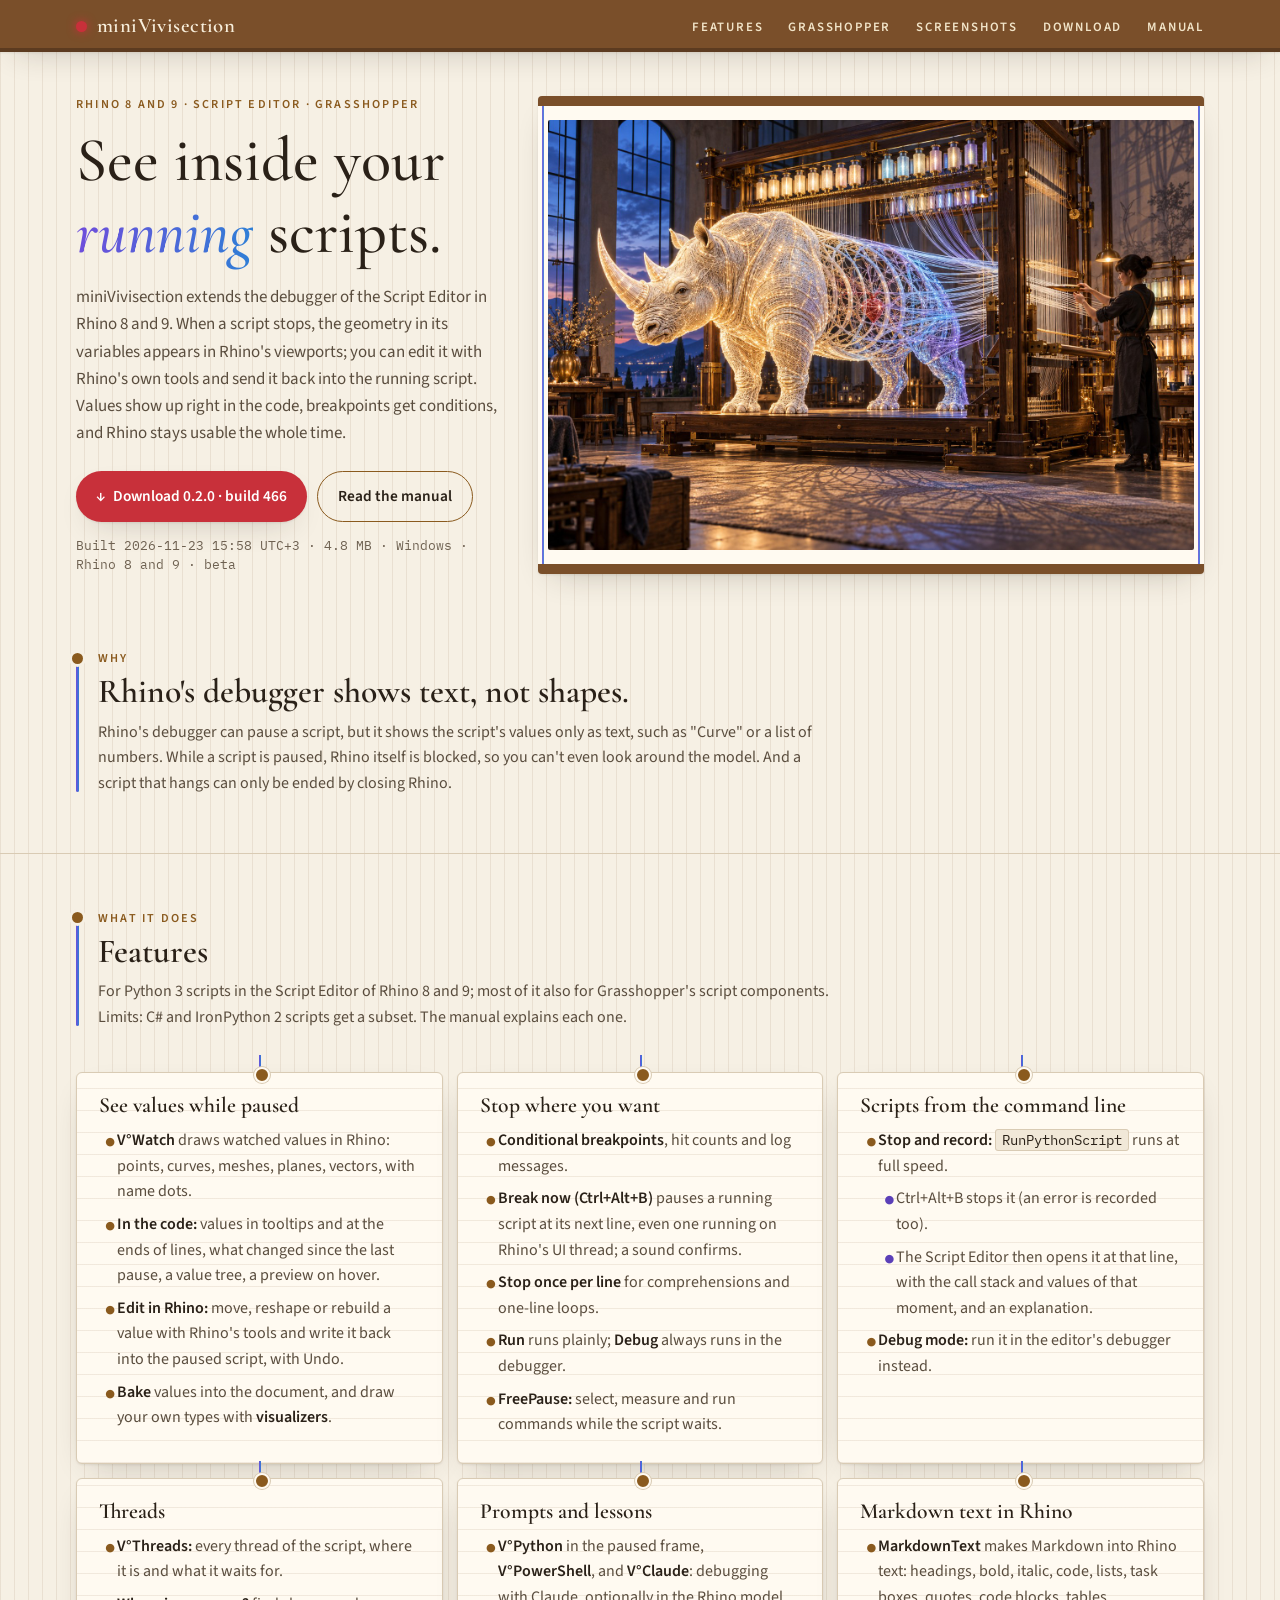
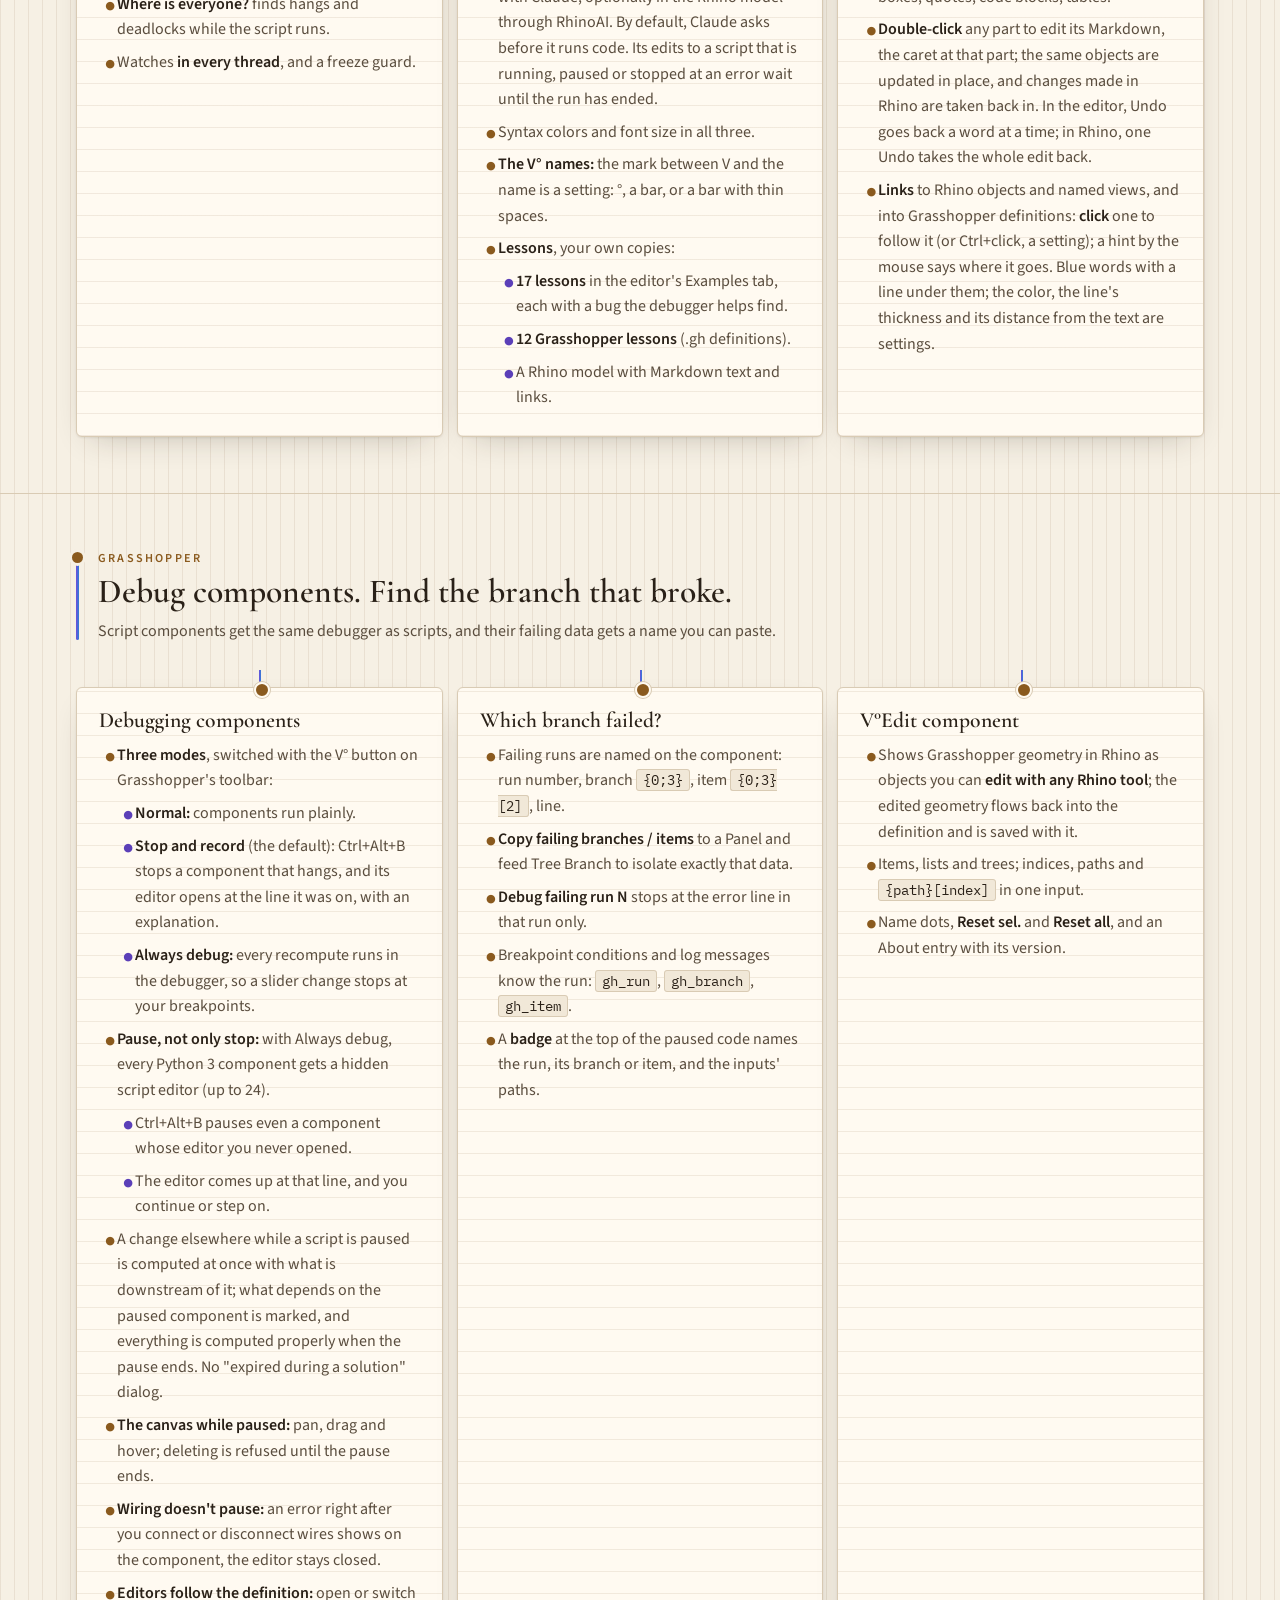
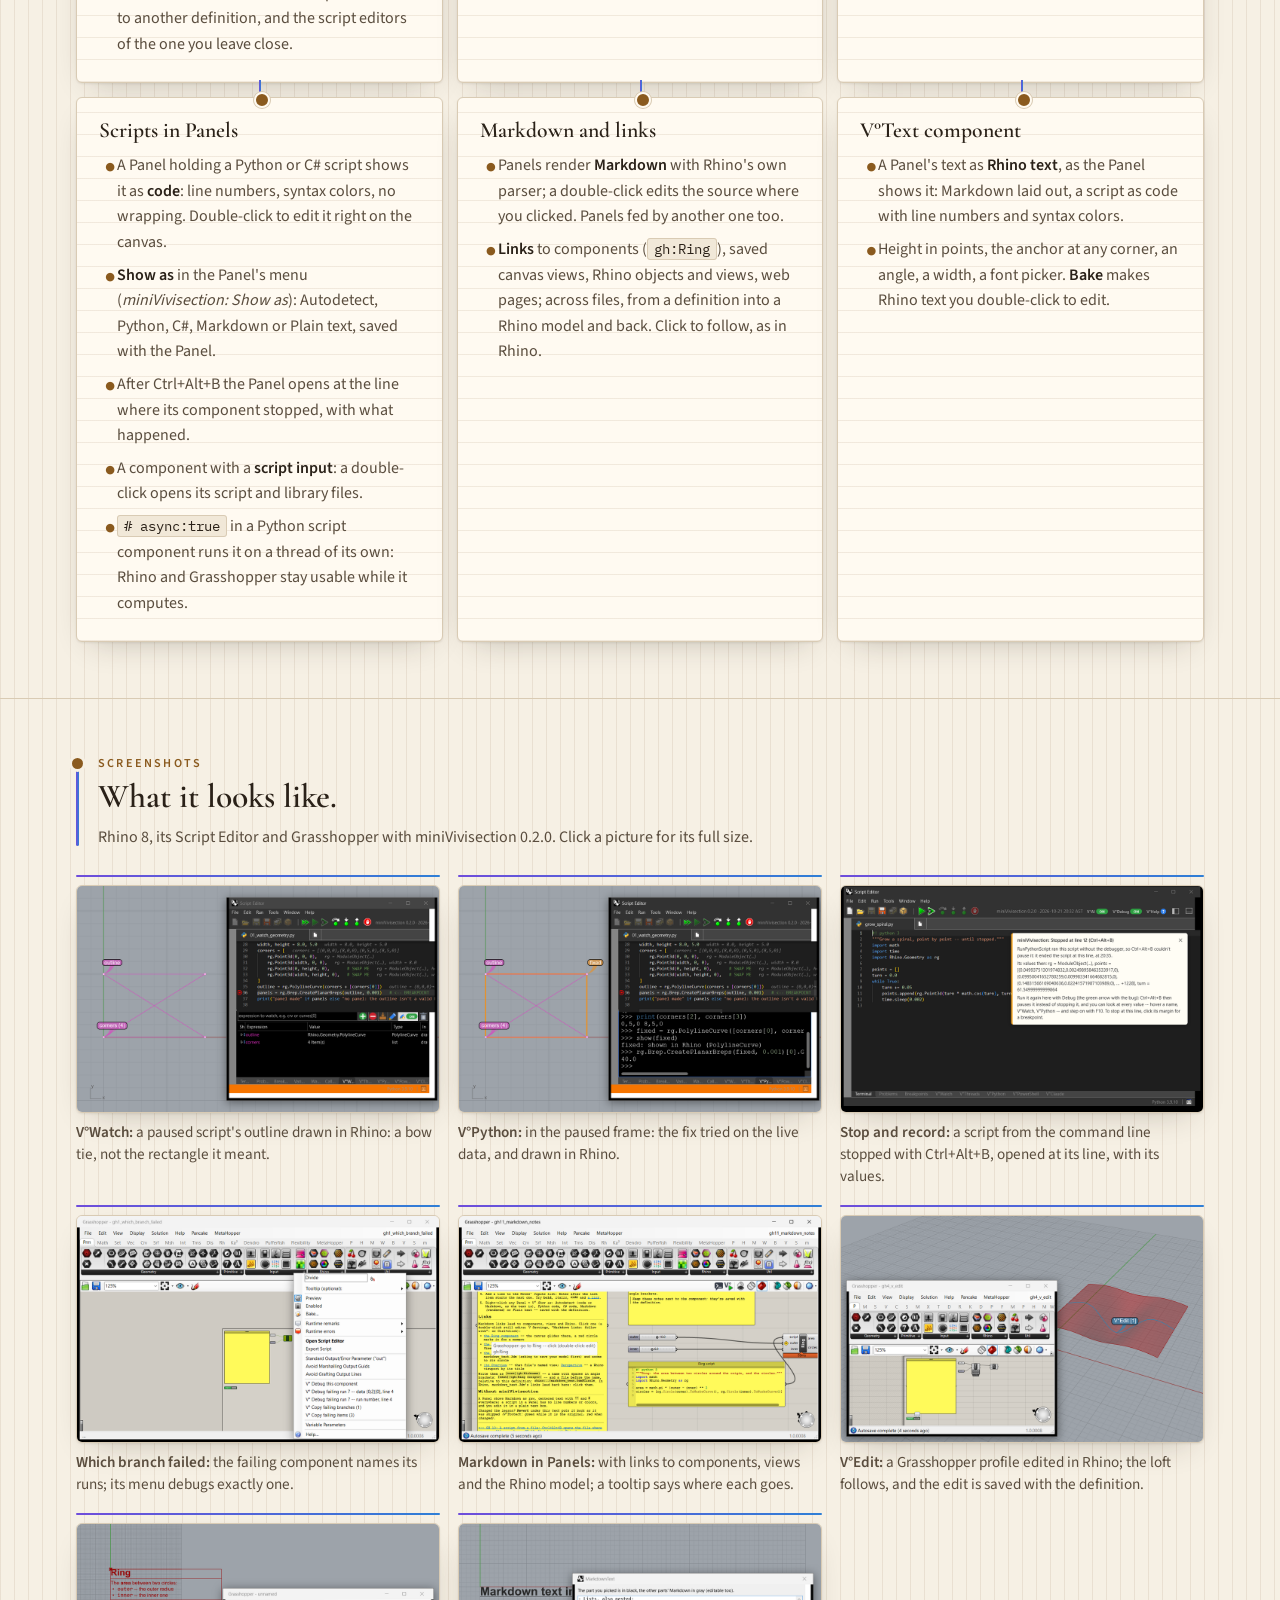
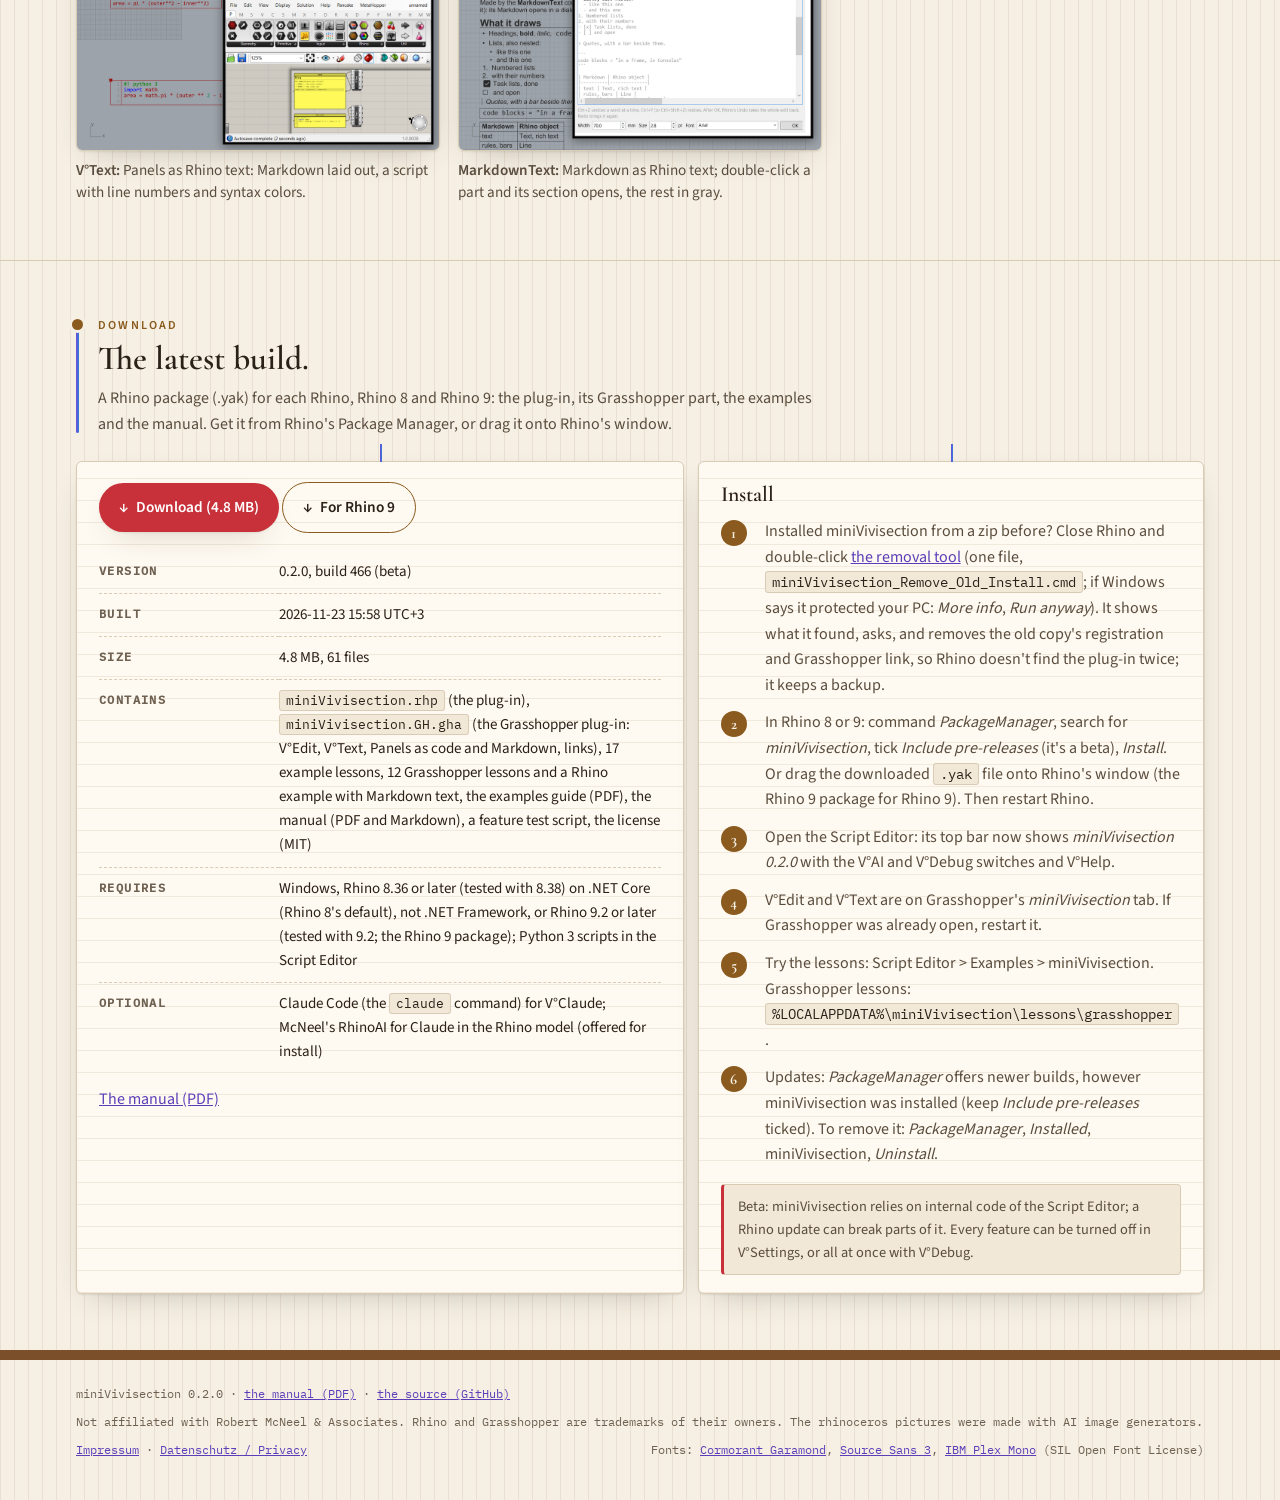
<file: web/pages/light-loom/index.html>
<!doctype html>
<html lang="en">
<head>
<meta charset="utf-8">
<meta name="viewport" content="width=device-width, initial-scale=1">
<title>miniVivisection — see your Rhino script's data while you debug</title>
<meta name="description" content="miniVivisection: see inside your running scripts. A debugger extension for the Script Editor and Grasshopper of Rhino 8 and 9.">
<meta name="color-scheme" content="light dark">
<meta name="robots" content="noindex">
<meta property="og:type" content="website">
<meta property="og:title" content="miniVivisection — see your Rhino script's data while you debug">
<meta property="og:description" content="miniVivisection: see inside your running scripts. A debugger extension for the Script Editor and Grasshopper of Rhino 8 and 9.">
<meta property="og:image" content="https://restweiss.de/miniVivisection/light-loom/hero.jpg?b=466">
<meta property="og:url" content="https://restweiss.de/miniVivisection/light-loom/">
<link rel="icon" href="data:image/svg+xml,%3Csvg%20xmlns=%27http://www.w3.org/2000/svg%27%20viewBox=%270%200%2032%2032%27%3E%3Crect%20width=%2732%27%20height=%2732%27%20rx=%277%27%20fill=%27%235a3a22%27/%3E%3Ctext%20x=%2715%27%20y=%2723%27%20font-family=%27Segoe%20UI,Arial,sans-serif%27%20font-size=%2719%27%20font-weight=%27700%27%20text-anchor=%27middle%27%20fill=%27%23e3bf86%27%3EV%C2%B0%3C/text%3E%3C/svg%3E">
<style>
  /* Light loom: a twilight hall, a loom weaving a rhinoceros of glowing threads, warm wood, violet and blue thread, a red heart. */
  /* The fonts come from this server (SIL Open Font License, fonts/OFL-*.txt): no request goes to another host. */
  @font-face { font-family: 'Cormorant Garamond'; font-style: italic; font-weight: 500; font-display: swap; src: url("fonts/cormorant-garamond-500-italic.woff2") format("woff2"); unicode-range: U+0000-00FF, U+0131, U+0152-0153, U+02BB-02BC, U+02C6, U+02DA, U+02DC, U+0304, U+0308, U+0329, U+2000-206F, U+20AC, U+2122, U+2191, U+2193, U+2212, U+2215, U+FEFF, U+FFFD; }
  @font-face { font-family: 'Cormorant Garamond'; font-style: normal; font-weight: 500 700; font-display: swap; src: url("fonts/cormorant-garamond-500-700.woff2") format("woff2"); unicode-range: U+0000-00FF, U+0131, U+0152-0153, U+02BB-02BC, U+02C6, U+02DA, U+02DC, U+0304, U+0308, U+0329, U+2000-206F, U+20AC, U+2122, U+2191, U+2193, U+2212, U+2215, U+FEFF, U+FFFD; }
  @font-face { font-family: 'IBM Plex Mono'; font-style: normal; font-weight: 400; font-display: swap; src: url("fonts/ibm-plex-mono-400.woff2") format("woff2"); unicode-range: U+0000-00FF, U+0131, U+0152-0153, U+02BB-02BC, U+02C6, U+02DA, U+02DC, U+0304, U+0308, U+0329, U+2000-206F, U+20AC, U+2122, U+2191, U+2193, U+2212, U+2215, U+FEFF, U+FFFD; }
  @font-face { font-family: 'IBM Plex Mono'; font-style: normal; font-weight: 500; font-display: swap; src: url("fonts/ibm-plex-mono-500.woff2") format("woff2"); unicode-range: U+0000-00FF, U+0131, U+0152-0153, U+02BB-02BC, U+02C6, U+02DA, U+02DC, U+0304, U+0308, U+0329, U+2000-206F, U+20AC, U+2122, U+2191, U+2193, U+2212, U+2215, U+FEFF, U+FFFD; }
  @font-face { font-family: 'Source Sans 3'; font-style: normal; font-weight: 400 600; font-display: swap; src: url("fonts/source-sans-3-400-600.woff2") format("woff2"); unicode-range: U+0000-00FF, U+0131, U+0152-0153, U+02BB-02BC, U+02C6, U+02DA, U+02DC, U+0304, U+0308, U+0329, U+2000-206F, U+20AC, U+2122, U+2191, U+2193, U+2212, U+2215, U+FEFF, U+FFFD; }

  :root {
    --bg: #f6f0e4;             /* the hall by day */
    --panel: #fffaf1;
    --panel-2: #f1e8d8;
    --wood: #7a4f2a;
    --line: #d9cbb4;
    --warp: rgba(122, 79, 42, .10);
    --ink: #2a2118;
    --ink-soft: #5a4d3e;
    --ink-faint: #6e6151;
    --gold: #8a5a1e;
    --link: #5b3fb8;           /* the violet thread */
    --thread: linear-gradient(90deg, #6f4ddb, #2f7fd6);
    --heart: #c8303a;
    --heart-ink: #ffffff;
    --sans: "Source Sans 3", "Segoe UI", system-ui, sans-serif;
    --mono: "IBM Plex Mono", Consolas, monospace;
    --serif: "Cormorant Garamond", Georgia, serif;
    --shadow: 0 1px 2px rgba(42, 33, 24, .08), 0 12px 32px -16px rgba(42, 33, 24, .3);
  }
  /* Dark, the native one: twilight in the hall, the threads lit, the wood warm. */
  @media (prefers-color-scheme: dark) {
    :root:not([data-theme="light"]) {
      --bg: #0d1020; --panel: #1a1626; --panel-2: #231c2c; --wood: #5a3a22; --line: #3a3048; --warp: rgba(227, 191, 134, .07);
      --ink: #f4ead8; --ink-soft: #cfc1a8; --ink-faint: #a99a82; --gold: #e3bf86; --link: #bfa8ff;
      --thread: linear-gradient(90deg, #9d82ff, #58b0ff); --heart: #e0404a; --heart-ink: #0d1020;
      --shadow: 0 1px 2px rgba(0,0,0,.5), 0 12px 32px -16px rgba(0,0,0,.8);
    }
  }
  :root[data-theme="dark"] {
    --bg: #0d1020; --panel: #1a1626; --panel-2: #231c2c; --wood: #5a3a22; --line: #3a3048; --warp: rgba(227, 191, 134, .07);
    --ink: #f4ead8; --ink-soft: #cfc1a8; --ink-faint: #a99a82; --gold: #e3bf86; --link: #bfa8ff;
    --thread: linear-gradient(90deg, #9d82ff, #58b0ff); --heart: #e0404a; --heart-ink: #0d1020;
    --shadow: 0 1px 2px rgba(0,0,0,.5), 0 12px 32px -16px rgba(0,0,0,.8);
  }

  * { box-sizing: border-box; }
  html { -webkit-text-size-adjust: 100%; }
  body { margin: 0; background: var(--bg); color: var(--ink); font: 16px/1.6 var(--sans); }
  h1, h2, h3 { margin: 0; line-height: 1.15; font-weight: 600; }
  a { color: var(--link); }
  a:focus-visible { outline: 2px solid currentColor; outline-offset: 2px; }
  code { font: .86em/1.4 var(--mono); background: var(--panel-2); border: 1px solid var(--line); padding: 1px 6px; border-radius: 3px; overflow-wrap: anywhere; color: var(--ink); }
  .wrap { max-width: 1160px; margin: 0 auto; padding: 0 16px; }
  header.top .wrap { display: flex; align-items: center; justify-content: space-between; padding-top: 14px; padding-bottom: 12px; }
  .brand { display: flex; align-items: center; gap: 10px; font-weight: 700; }
  nav a { margin-left: 22px; text-decoration: none; }
  @media (max-width: 680px) { header.top .wrap { flex-wrap: wrap; row-gap: 8px; } nav { display: flex; flex-wrap: wrap; gap: 4px 18px; width: 100%; } nav a { margin-left: 0; } }
  .hero { padding: 44px 0 20px; }
  .hero-grid { display: grid; grid-template-columns: minmax(0, .9fr) minmax(0, 1.4fr); gap: 34px; align-items: center; }
  @media (max-width: 900px) { .hero-grid { grid-template-columns: 1fr; } }
  .hero h1 { font-size: clamp(2.2rem, 4.6vw, 3.4rem); margin: 12px 0 16px; }
  .hero p.lead { color: var(--ink-soft); font-size: 1.06rem; margin: 0 0 24px; }
  .actions { display: flex; flex-wrap: wrap; gap: 10px; }
  .btn { display: inline-flex; max-width: 100%; overflow-wrap: anywhere; align-items: center; gap: 10px; padding: 12px 20px; font-weight: 600; text-decoration: none; font-size: .96rem; }
  .meta { font: .8rem/1.5 var(--mono); color: var(--ink-faint); margin-top: 14px; }
  .viewer { margin: 0; position: relative; }
  .viewer .frame { position: relative; }
  .viewer img { width: 100%; height: auto; display: block; }
  section { padding: 56px 0; }
  .section-head { margin-bottom: 24px; max-width: 760px; position: relative; }
  .section-head .eyebrow { display: block; margin-bottom: 6px; }
  .section-head h2 { font-size: clamp(1.6rem, 3vw, 2.1rem); }
  .section-head p { color: var(--ink-soft); margin: 8px 0 0; }
  #why .section-head { margin-bottom: 0; }
  .cards { display: grid; grid-template-columns: repeat(auto-fill, minmax(min(290px, 100%), 1fr)); gap: 14px; counter-reset: panel; }
  .card { position: relative; counter-increment: panel; padding: 20px 22px 18px; }
  .card h3 { font-size: 1.08rem; margin-bottom: 10px; padding-right: 48px; }
  .card ul { margin: 0; padding-left: 18px; color: var(--ink-soft); }
  .card li { margin: 7px 0; }
  .card li strong { color: var(--ink); }
  #grasshopper .cards { counter-reset: panel 6; }
  #download .card::after { content: none; }
  .download { display: grid; grid-template-columns: 1.2fr 1fr; gap: 14px; }
  @media (max-width: 880px) { .download { grid-template-columns: 1fr; } }
  .spec { width: 100%; border-collapse: collapse; margin: 18px 0 14px; font-size: .94rem; }
  .spec td { padding: 9px 0; border-bottom: 1px dashed var(--line); vertical-align: top; }
  .spec tr:last-child td { border-bottom: 0; }
  .spec td:first-child { width: 32%; font: 600 .72rem/1.9 var(--mono); letter-spacing: .12em; text-transform: uppercase; color: var(--ink-faint); }
  ol.steps { margin: 0; padding: 0; list-style: none; counter-reset: step; color: var(--ink-soft); }
  ol.steps li { counter-increment: step; position: relative; padding-left: 44px; margin: 12px 0; }
  ol.steps li::before { position: absolute; left: 0; top: 1px; font: 600 .78rem/1 var(--mono); }
  .note { margin-top: 16px; font-size: .9rem; color: var(--ink-soft); padding: 10px 14px; }
  footer { padding: 24px 0 40px; font: .78rem/1.6 var(--mono); color: var(--ink-faint); }
  footer .wrap { display: flex; flex-wrap: wrap; gap: 8px 24px; justify-content: space-between; }
  .shots { display: grid; grid-template-columns: repeat(auto-fill, minmax(min(300px, 100%), 1fr)); gap: 18px; }
  .shots figure { margin: 0; }
  .shots img { width: 100%; height: auto; display: block; }
  .shots figcaption { color: var(--ink-soft); font-size: .92rem; line-height: 1.45; margin-top: 8px; }
  @media (prefers-reduced-motion: reduce) { *, *::before, *::after { transition: none !important; animation: none !important; } }

  /* the warp: fine vertical threads across the whole hall */
  body { background-image: repeating-linear-gradient(90deg, var(--warp) 0 1px, transparent 1px 14px); }
  h1, h2, h3 { font-family: var(--serif); font-weight: 600; letter-spacing: 0; }
  .btn.primary:focus-visible { outline-color: var(--heart); }

  /* the top beam: a bar of wood, the name in the serif */
  header.top { background: var(--wood); color: #f4ead8; box-shadow: inset 0 -4px 0 rgba(0,0,0,.25), var(--shadow); }
  .brand { font: 600 1.3rem/1 var(--serif); color: #f8efdc; letter-spacing: .02em; }
  .brand .dot { width: 11px; height: 11px; border-radius: 50%; background: var(--heart); box-shadow: 0 0 10px var(--heart); }
  nav a { color: #f1e4c8; font: 600 .8rem/1 var(--sans); letter-spacing: .14em; text-transform: uppercase; }
  nav a:hover { color: #fff; text-decoration: underline; text-underline-offset: 5px; text-decoration-color: #9d82ff; }

  .eyebrow { font: 600 .76rem/1.4 var(--sans); letter-spacing: .18em; text-transform: uppercase; color: var(--gold); }
  .hero { position: relative; }
  .hero h1 { font-size: clamp(2.5rem, 5.2vw, 3.9rem); font-weight: 500; }
  .hero h1 em { font-style: italic; background: var(--thread); -webkit-background-clip: text; background-clip: text; color: transparent; }
  .btn { border-radius: 999px; }
  .btn.primary { background: var(--heart); color: var(--heart-ink); box-shadow: var(--shadow); }
  .btn.primary:hover { filter: brightness(1.08); }
  .btn.ghost { background: transparent; color: var(--ink); border: 1.5px solid var(--gold); }
  .btn.ghost:hover { background: var(--panel-2); }

  /* the picture: cloth on the loom, a wooden bar above and below, a thread of light along the sides */
  .viewer { padding: 14px 10px; border-top: 10px solid var(--wood); border-bottom: 10px solid var(--wood); border-radius: 4px; background: var(--panel); box-shadow: var(--shadow); }
  .viewer::before, .viewer::after { content: ""; position: absolute; top: 0; bottom: 0; width: 2px; background: var(--thread); opacity: .9; }
  .viewer::before { left: 4px; } .viewer::after { right: 4px; }
  .viewer img { border-radius: 2px; }

  /* sections: a weft line with a spool dot at the start */
  .section-head { padding-left: 22px; }
  .section-head::before { content: ""; position: absolute; left: 0; top: .3em; bottom: .3em; width: 3px; background: var(--thread); border-radius: 2px; }
  .section-head::after { content: ""; position: absolute; left: -4px; top: .15em; width: 11px; height: 11px; border-radius: 50%; background: var(--gold); box-shadow: 0 0 0 3px var(--bg); }
  section + section { border-top: 1px solid var(--line); }

  /* the cards: panels hung from the beam on a thread, a spool dot where they hang */
  .cards { padding-top: 18px; }
  .card { background: var(--panel); border: 1px solid var(--line); border-radius: 6px; box-shadow: var(--shadow);
    background-image: repeating-linear-gradient(0deg, var(--warp) 0 1px, transparent 1px 22px); }
  .card::before { content: ""; position: absolute; left: 50%; top: -18px; width: 2px; height: 18px; background: var(--thread); }
  .card::after { content: ""; position: absolute; left: calc(50% - 5px); top: -6px; width: 12px; height: 12px; border-radius: 50%; background: var(--gold); border: 2px solid var(--panel); box-shadow: 0 0 0 1px var(--line); }
  .card h3 { font-size: 1.35rem; padding-right: 0; }
  .card li::marker { color: var(--gold); content: "\25CF\2009\2009"; font-size: .7em; }
  .card li li::marker { color: var(--link); }
  ol.steps li::marker { content: none; }
  ol.steps li::before { content: counter(step); width: 26px; height: 26px; border-radius: 50%; background: var(--gold); color: var(--bg); text-align: center; line-height: 26px; font-family: var(--serif); font-size: .95rem; font-weight: 700; }
  .note { border: 1px solid var(--line); border-left: 3px solid var(--heart); border-radius: 4px; background: var(--panel-2); }

  .shots img { border-radius: 6px; border: 1px solid var(--line); box-shadow: var(--shadow); }
  .shots figure { position: relative; padding-top: 10px; }
  .shots figure::before { content: ""; position: absolute; top: 0; left: 0; right: 0; height: 2px; background: var(--thread); border-radius: 2px; }
  .shots figcaption { font-size: .95rem; }

  footer { border-top: 10px solid var(--wood); }
  footer a { color: var(--link); }
</style>
</head>
<body>

<header class="top">
  <div class="wrap">
    <div class="brand"><span class="dot" aria-hidden="true"></span>miniVivisection</div>
    <nav>
      <a href="#features">Features</a>
      <a href="#grasshopper">Grasshopper</a>
      <a href="#screenshots">Screenshots</a>
      <a href="#download">Download</a>
      <a href="../downloads/miniVivisection_Manual.pdf">Manual</a>
    </nav>
  </div>
</header>

<main>
  <div class="hero">
    <div class="wrap hero-grid">
      <div class="hero-text">
        <div class="eyebrow">Rhino 8 and 9 &middot; Script Editor &middot; Grasshopper</div>
        <h1>See inside your <em>running</em> scripts.</h1>
        <p class="lead">
          miniVivisection extends the debugger of the Script Editor in Rhino 8 and 9. When a script stops, the geometry in its
          variables appears in Rhino's viewports; you can edit it with Rhino's own tools and send it back into the
          running script. Values show up right in the code, breakpoints get conditions, and Rhino stays usable the whole time.
        </p>
        <div class="actions">
          <a class="btn primary" href="../downloads/minivivisection-0.2.0-beta.466-rh8_36-win.yak" download>&#8595;&ensp;Download 0.2.0 &middot; build 466</a>
          <a class="btn ghost" href="../downloads/miniVivisection_Manual.pdf">Read the manual</a>
        </div>
        <div class="meta">Built 2026-11-23 15:58 UTC+3 &middot; 4.8 MB &middot; Windows &middot; Rhino 8 and 9 &middot; beta</div>
      </div>
      <figure class="viewer">
        <div class="frame">
          <img src="hero.jpg?b=466" width="1536" height="1024" alt="A weaver at a tall wooden loom in a twilight hall, weaving a rhinoceros out of glowing violet and blue threads of light; a small red heart shines in its chest, and the threads run from spools to the figure.">
        </div>
      </figure>
    </div>
  </div>

  <section id="why">
    <div class="wrap">
      <div class="section-head">
        <span class="eyebrow">Why</span>
        <h2>Rhino's debugger shows text, not shapes.</h2>
        <p>Rhino's debugger can pause a script, but it shows the script's values only as text, such as "Curve" or a list of numbers. While a script is paused, Rhino itself is blocked, so you can't even look around the model. And a script that hangs can only be ended by closing Rhino.</p>
      </div>
    </div>
  </section>

  <section id="features">
    <div class="wrap">
      <div class="section-head">
        <span class="eyebrow">What it does</span>
        <h2>Features</h2>
        <p>For Python 3 scripts in the Script Editor of Rhino 8 and 9; most of it also for Grasshopper's script components. Limits: C# and IronPython 2 scripts get a subset. The manual explains each one.</p>
      </div>
      <div class="cards">
        <div class="card">
          <h3>See values while paused</h3>
          <ul>
            <li><strong>V°Watch</strong> draws watched values in Rhino: points, curves, meshes, planes, vectors, with name dots.</li>
            <li><strong>In the code:</strong> values in tooltips and at the ends of lines, what changed since the last pause, a value tree, a preview on hover.</li>
            <li><strong>Edit in Rhino:</strong> move, reshape or rebuild a value with Rhino's tools and write it back into the paused script, with Undo.</li>
            <li><strong>Bake</strong> values into the document, and draw your own types with <strong>visualizers</strong>.</li>
          </ul>
        </div>
        <div class="card">
          <h3>Stop where you want</h3>
          <ul>
            <li><strong>Conditional breakpoints</strong>, hit counts and log messages.</li>
            <li><strong>Break now (Ctrl+Alt+B)</strong> pauses a running script at its next line, even one running on Rhino's UI thread; a sound confirms.</li>
            <li><strong>Stop once per line</strong> for comprehensions and one-line loops.</li>
            <li><strong>Run</strong> runs plainly; <strong>Debug</strong> always runs in the debugger.</li>
            <li><strong>FreePause:</strong> select, measure and run commands while the script waits.</li>
          </ul>
        </div>
        <div class="card">
          <h3>Scripts from the command line</h3>
          <ul>
            <li><strong>Stop and record:</strong> <code>RunPythonScript</code> runs at full speed.
              <ul>
                <li>Ctrl+Alt+B stops it (an error is recorded too).</li>
                <li>The Script Editor then opens it at that line, with the call stack and values of that moment, and an explanation.</li>
              </ul>
            </li>
            <li><strong>Debug mode:</strong> run it in the editor's debugger instead.</li>
          </ul>
        </div>
        <div class="card">
          <h3>Threads</h3>
          <ul>
            <li><strong>V°Threads:</strong> every thread of the script, where it is and what it waits for.</li>
            <li><strong>Where is everyone?</strong> finds hangs and deadlocks while the script runs.</li>
            <li>Watches <strong>in every thread</strong>, and a freeze guard.</li>
          </ul>
        </div>
        <div class="card">
          <h3>Prompts and lessons</h3>
          <ul>
            <li><strong>V°Python</strong> in the paused frame, <strong>V°PowerShell</strong>, and <strong>V°Claude</strong>: debugging with Claude, optionally in the Rhino model through RhinoAI. By default, Claude asks before it runs code. Its edits to a script that is running, paused or stopped at an error wait until the run has ended.</li>
            <li>Syntax colors and font size in all three.</li>
            <li><strong>The V° names:</strong> the mark between V and the name is a setting: °, a bar, or a bar with thin spaces.</li>
            <li><strong>Lessons</strong>, your own copies:
              <ul>
                <li><strong>17 lessons</strong> in the editor's Examples tab, each with a bug the debugger helps find.</li>
                <li><strong>12 Grasshopper lessons</strong> (.gh definitions).</li>
                <li>A Rhino model with Markdown text and links.</li>
              </ul>
            </li>
          </ul>
        </div>
        <div class="card">
          <h3>Markdown text in Rhino</h3>
          <ul>
            <li><strong>MarkdownText</strong> makes Markdown into Rhino text: headings, bold, italic, code, lists, task boxes, quotes, code blocks, tables.</li>
            <li><strong>Double-click</strong> any part to edit its Markdown, the caret at that part; the same objects are updated in place, and changes made in Rhino are taken back in. In the editor, Undo goes back a word at a time; in Rhino, one Undo takes the whole edit back.</li>
            <li><strong>Links</strong> to Rhino objects and named views, and into Grasshopper definitions: <strong>click</strong> one to follow it (or Ctrl+click, a setting); a hint by the mouse says where it goes. Blue words with a line under them; the color, the line's thickness and its distance from the text are settings.</li>
          </ul>
        </div>
      </div>
    </div>
  </section>

  <section id="grasshopper">
    <div class="wrap">
      <div class="section-head">
        <span class="eyebrow">Grasshopper</span>
        <h2>Debug components. Find the branch that broke.</h2>
        <p>Script components get the same debugger as scripts, and their failing data gets a name you can paste.</p>
      </div>
      <div class="cards">
        <div class="card">
          <h3>Debugging components</h3>
          <ul>
            <li><strong>Three modes</strong>, switched with the V° button on Grasshopper's toolbar:
              <ul>
                <li><strong>Normal:</strong> components run plainly.</li>
                <li><strong>Stop and record</strong> (the default): Ctrl+Alt+B stops a component that hangs, and its editor opens at the line it was on, with an explanation.</li>
                <li><strong>Always debug:</strong> every recompute runs in the debugger, so a slider change stops at your breakpoints.</li>
              </ul>
            </li>
            <li><strong>Pause, not only stop:</strong> with Always debug, every Python 3 component gets a hidden script editor (up to 24).
              <ul>
                <li>Ctrl+Alt+B pauses even a component whose editor you never opened.</li>
                <li>The editor comes up at that line, and you continue or step on.</li>
              </ul>
            </li>
            <li>A change elsewhere while a script is paused is computed at once with what is downstream of it; what depends on the paused component is marked, and everything is computed properly when the pause ends. No "expired during a solution" dialog.</li>
            <li><strong>The canvas while paused:</strong> pan, drag and hover; deleting is refused until the pause ends.</li>
            <li><strong>Wiring doesn't pause:</strong> an error right after you connect or disconnect wires shows on the component, the editor stays closed.</li>
            <li><strong>Editors follow the definition:</strong> open or switch to another definition, and the script editors of the one you leave close.</li>
          </ul>
        </div>
        <div class="card">
          <h3>Which branch failed?</h3>
          <ul>
            <li>Failing runs are named on the component: run number, branch <code>{0;3}</code>, item <code>{0;3}[2]</code>, line.</li>
            <li><strong>Copy failing branches / items</strong> to a Panel and feed Tree Branch to isolate exactly that data.</li>
            <li><strong>Debug failing run N</strong> stops at the error line in that run only.</li>
            <li>Breakpoint conditions and log messages know the run: <code>gh_run</code>, <code>gh_branch</code>, <code>gh_item</code>.</li>
            <li>A <strong>badge</strong> at the top of the paused code names the run, its branch or item, and the inputs' paths.</li>
          </ul>
        </div>
        <div class="card">
          <h3>V°Edit component</h3>
          <ul>
            <li>Shows Grasshopper geometry in Rhino as objects you can <strong>edit with any Rhino tool</strong>; the edited geometry flows back into the definition and is saved with it.</li>
            <li>Items, lists and trees; indices, paths and <code>{path}[index]</code> in one input.</li>
            <li>Name dots, <strong>Reset sel.</strong> and <strong>Reset all</strong>, and an About entry with its version.</li>
          </ul>
        </div>
        <div class="card">
          <h3>Scripts in Panels</h3>
          <ul>
            <li>A Panel holding a Python or C# script shows it as <strong>code</strong>: line numbers, syntax colors, no wrapping. Double-click to edit it right on the canvas.</li>
            <li><strong>Show as</strong> in the Panel's menu (<em>miniVivisection: Show as</em>): Autodetect, Python, C#, Markdown or Plain text, saved with the Panel.</li>
            <li>After Ctrl+Alt+B the Panel opens at the line where its component stopped, with what happened.</li>
            <li>A component with a <strong>script input</strong>: a double-click opens its script and library files.</li>
            <li><code># async:true</code> in a Python script component runs it on a thread of its own: Rhino and Grasshopper stay usable while it computes.</li>
          </ul>
        </div>
        <div class="card">
          <h3>Markdown and links</h3>
          <ul>
            <li>Panels render <strong>Markdown</strong> with Rhino's own parser; a double-click edits the source where you clicked. Panels fed by another one too.</li>
            <li><strong>Links</strong> to components (<code>gh:Ring</code>), saved canvas views, Rhino objects and views, web pages; across files, from a definition into a Rhino model and back. Click to follow, as in Rhino.</li>
          </ul>
        </div>
        <div class="card">
          <h3>V°Text component</h3>
          <ul>
            <li>A Panel's text as <strong>Rhino text</strong>, as the Panel shows it: Markdown laid out, a script as code with line numbers and syntax colors.</li>
            <li>Height in points, the anchor at any corner, an angle, a width, a font picker. <strong>Bake</strong> makes Rhino text you double-click to edit.</li>
          </ul>
        </div>
      </div>
    </div>
  </section>

  <section id="screenshots">
    <div class="wrap">
      <div class="section-head">
        <span class="eyebrow">Screenshots</span>
        <h2>What it looks like.</h2>
        <p>Rhino 8, its Script Editor and Grasshopper with miniVivisection 0.2.0. Click a picture for its full size.</p>
      </div>
      <div class="shots">
        <figure><a href="../screenshots/01_watch_values_in_rhino.png?b=466"><img src="../screenshots/01_watch_values_in_rhino.png?b=466" width="960" height="600" loading="lazy" alt="Rhino's Top view with a magenta bow-tie outline and the name dots outline and corners; over it the Script Editor paused at a breakpoint, its V°Watch tab listing outline and corners."></a><figcaption><strong>V°Watch:</strong> a paused script's outline drawn in Rhino: a bow tie, not the rectangle it meant.</figcaption></figure>
        <figure><a href="../screenshots/03_python_in_the_paused_frame.png?b=466"><img src="../screenshots/03_python_in_the_paused_frame.png?b=466" width="960" height="600" loading="lazy" alt="The Script Editor's V°Python tab: the swapped corners printed, a fixed outline built and shown; in Rhino an orange rectangle named fixed over the bow tie."></a><figcaption><strong>V°Python:</strong> in the paused frame: the fix tried on the live data, and drawn in Rhino.</figcaption></figure>
        <figure><a href="../screenshots/04_stop_and_record.png?b=466"><img src="../screenshots/04_stop_and_record.png?b=466" width="960" height="600" loading="lazy" alt="The Script Editor opened at line 12 of grow_spiral.py, a script with an endless loop that RunPythonScript ran and Ctrl+Alt+B stopped; an overlay says Stopped at line 12 and lists the values of points and turn at that moment."></a><figcaption><strong>Stop and record:</strong> a script from the command line stopped with Ctrl+Alt+B, opened at its line, with its values.</figcaption></figure>
        <figure><a href="../screenshots/05_which_branch_failed.png?b=466"><img src="../screenshots/05_which_branch_failed.png?b=466" width="960" height="600" loading="lazy" alt="Grasshopper: a red Divide component and its right-click menu with miniVivisection's items, Debug failing run 7 -- data {0;2}[0], line 4, and Copy failing branches."></a><figcaption><strong>Which branch failed:</strong> the failing component names its runs; its menu debugs exactly one.</figcaption></figure>
        <figure><a href="../screenshots/09_markdown_panel_links.png?b=466"><img src="../screenshots/09_markdown_panel_links.png?b=466" width="960" height="600" loading="lazy" alt="Grasshopper Panels rendered as Markdown with headings, lists and links; a tooltip over a link reads Grasshopper: go to Ring -- click."></a><figcaption><strong>Markdown in Panels:</strong> with links to components, views and the Rhino model; a tooltip says where each goes.</figcaption></figure>
        <figure><a href="../screenshots/11_v_edit.png?b=466"><img src="../screenshots/11_v_edit.png?b=466" width="960" height="600" loading="lazy" alt="Rhino's Perspective view with a red lofted surface and one blue profile curve marked by the name dot V°Edit [1]; over it the Grasshopper window with the V°Edit component between Profiles and Loft, showing 1 in Rhino."></a><figcaption><strong>V°Edit:</strong> a Grasshopper profile edited in Rhino; the loft follows, and the edit is saved with the definition.</figcaption></figure>
        <figure><a href="../screenshots/12_v_text.png?b=466"><img src="../screenshots/12_v_text.png?b=466" width="960" height="600" loading="lazy" alt="Rhino's Top view with a Markdown note and a Python script drawn as text; a Grasshopper window with the two Panels feeding V°Text components."></a><figcaption><strong>V°Text:</strong> Panels as Rhino text: Markdown laid out, a script with line numbers and syntax colors.</figcaption></figure>
        <figure><a href="../screenshots/14_markdown_text_dialog.png?b=466"><img src="../screenshots/14_markdown_text_dialog.png?b=466" width="960" height="600" loading="lazy" alt="Markdown text in Rhino with the MarkdownText dialog over it: the nested list in black at the caret, the rest of the Markdown gray, width, size and font below."></a><figcaption><strong>MarkdownText:</strong> Markdown as Rhino text; double-click a part and its section opens, the rest in gray.</figcaption></figure>
      </div>
    </div>
  </section>

  <section id="download">
    <div class="wrap">
      <div class="section-head">
        <span class="eyebrow">Download</span>
        <h2>The latest build.</h2>
        <p>A Rhino package (.yak) for each Rhino, Rhino 8 and Rhino 9: the plug-in, its Grasshopper part, the examples and the manual. Get it from Rhino's Package Manager, or drag it onto Rhino's window.</p>
      </div>
      <div class="download">
        <div class="card">
          <a class="btn primary" href="../downloads/minivivisection-0.2.0-beta.466-rh8_36-win.yak" download>&#8595;&ensp;Download (4.8 MB)</a>
          <a class="btn ghost" href="../downloads/minivivisection-0.2.0-beta.466-rh9_2-win.yak" download>&#8595;&ensp;For Rhino 9</a>
          <table class="spec">
            <tr><td>Version</td><td>0.2.0, build 466 (beta)</td></tr>
            <tr><td>Built</td><td>2026-11-23 15:58 UTC+3</td></tr>
            <tr><td>Size</td><td>4.8 MB, 61 files</td></tr>
            <tr><td>Contains</td><td><code>miniVivisection.rhp</code> (the plug-in), <code>miniVivisection.GH.gha</code> (the Grasshopper plug-in: V°Edit, V°Text, Panels as code and Markdown, links), 17 example lessons, 12 Grasshopper lessons and a Rhino example with Markdown text, the examples guide (PDF), the manual (PDF and Markdown), a feature test script, the license (MIT)</td></tr>
            <tr><td>Requires</td><td>Windows, Rhino 8.36 or later (tested with 8.38) on .NET Core (Rhino 8's default), not .NET Framework, or Rhino 9.2 or later (tested with 9.2; the Rhino 9 package); Python 3 scripts in the Script Editor</td></tr>
            <tr><td>Optional</td><td>Claude Code (the <code>claude</code> command) for V°Claude; McNeel's RhinoAI for Claude in the Rhino model (offered for install)</td></tr>
          </table>
          <a href="../downloads/miniVivisection_Manual.pdf">The manual (PDF)</a>
        </div>
        <div class="card">
          <h3>Install</h3>
          <ol class="steps">
            <li>Installed miniVivisection from a zip before? Close Rhino and double-click <a href="../downloads/miniVivisection_Remove_Old_Install.cmd" download>the removal tool</a> (one file, <code>miniVivisection_Remove_Old_Install.cmd</code>; if Windows says it protected your PC: <em>More info</em>, <em>Run anyway</em>). It shows what it found, asks, and removes the old copy's registration and Grasshopper link, so Rhino doesn't find the plug-in twice; it keeps a backup.</li>
            <li>In Rhino 8 or 9: command <em>PackageManager</em>, search for <em>miniVivisection</em>, tick <em>Include pre-releases</em> (it's a beta), <em>Install</em>. Or drag the downloaded <code>.yak</code> file onto Rhino's window (the Rhino 9 package for Rhino 9). Then restart Rhino.</li>
            <li>Open the Script Editor: its top bar now shows <em>miniVivisection 0.2.0</em> with the V°AI and V°Debug switches and V°Help.</li>
            <li>V°Edit and V°Text are on Grasshopper's <em>miniVivisection</em> tab. If Grasshopper was already open, restart it.</li>
            <li>Try the lessons: Script Editor &gt; Examples &gt; miniVivisection. Grasshopper lessons: <code>%LOCALAPPDATA%\miniVivisection\lessons\grasshopper</code>.</li>
            <li>Updates: <em>PackageManager</em> offers newer builds, however miniVivisection was installed (keep <em>Include pre-releases</em> ticked). To remove it: <em>PackageManager</em>, <em>Installed</em>, miniVivisection, <em>Uninstall</em>.</li>
          </ol>
          <div class="note">Beta: miniVivisection relies on internal code of the Script Editor; a Rhino update can break parts of it. Every feature can be turned off in V°Settings, or all at once with V°Debug.</div>
        </div>
      </div>
    </div>
  </section>
</main>

<footer>
  <div class="wrap">
    <span>miniVivisection 0.2.0 &middot; <a href="../downloads/miniVivisection_Manual.pdf">the manual (PDF)</a> &middot; <a href="https://github.com/ristflo/miniVivisection">the source (GitHub)</a></span>
    <span>Not affiliated with Robert McNeel &amp; Associates. Rhino and Grasshopper are trademarks of their owners. The rhinoceros pictures were made with AI image generators.</span>
    <span><a href="../impressum.html">Impressum</a> &middot; <a href="../datenschutz.html">Datenschutz / Privacy</a></span>
    <span class="fonts">Fonts: <a href="fonts/OFL-CormorantGaramond.txt">Cormorant Garamond</a>, <a href="fonts/OFL-SourceSans3.txt">Source Sans 3</a>, <a href="fonts/OFL-IBMPlexMono.txt">IBM Plex Mono</a> (SIL Open Font License)</span>
  </div>
</footer>

</body>
</html>
</file>
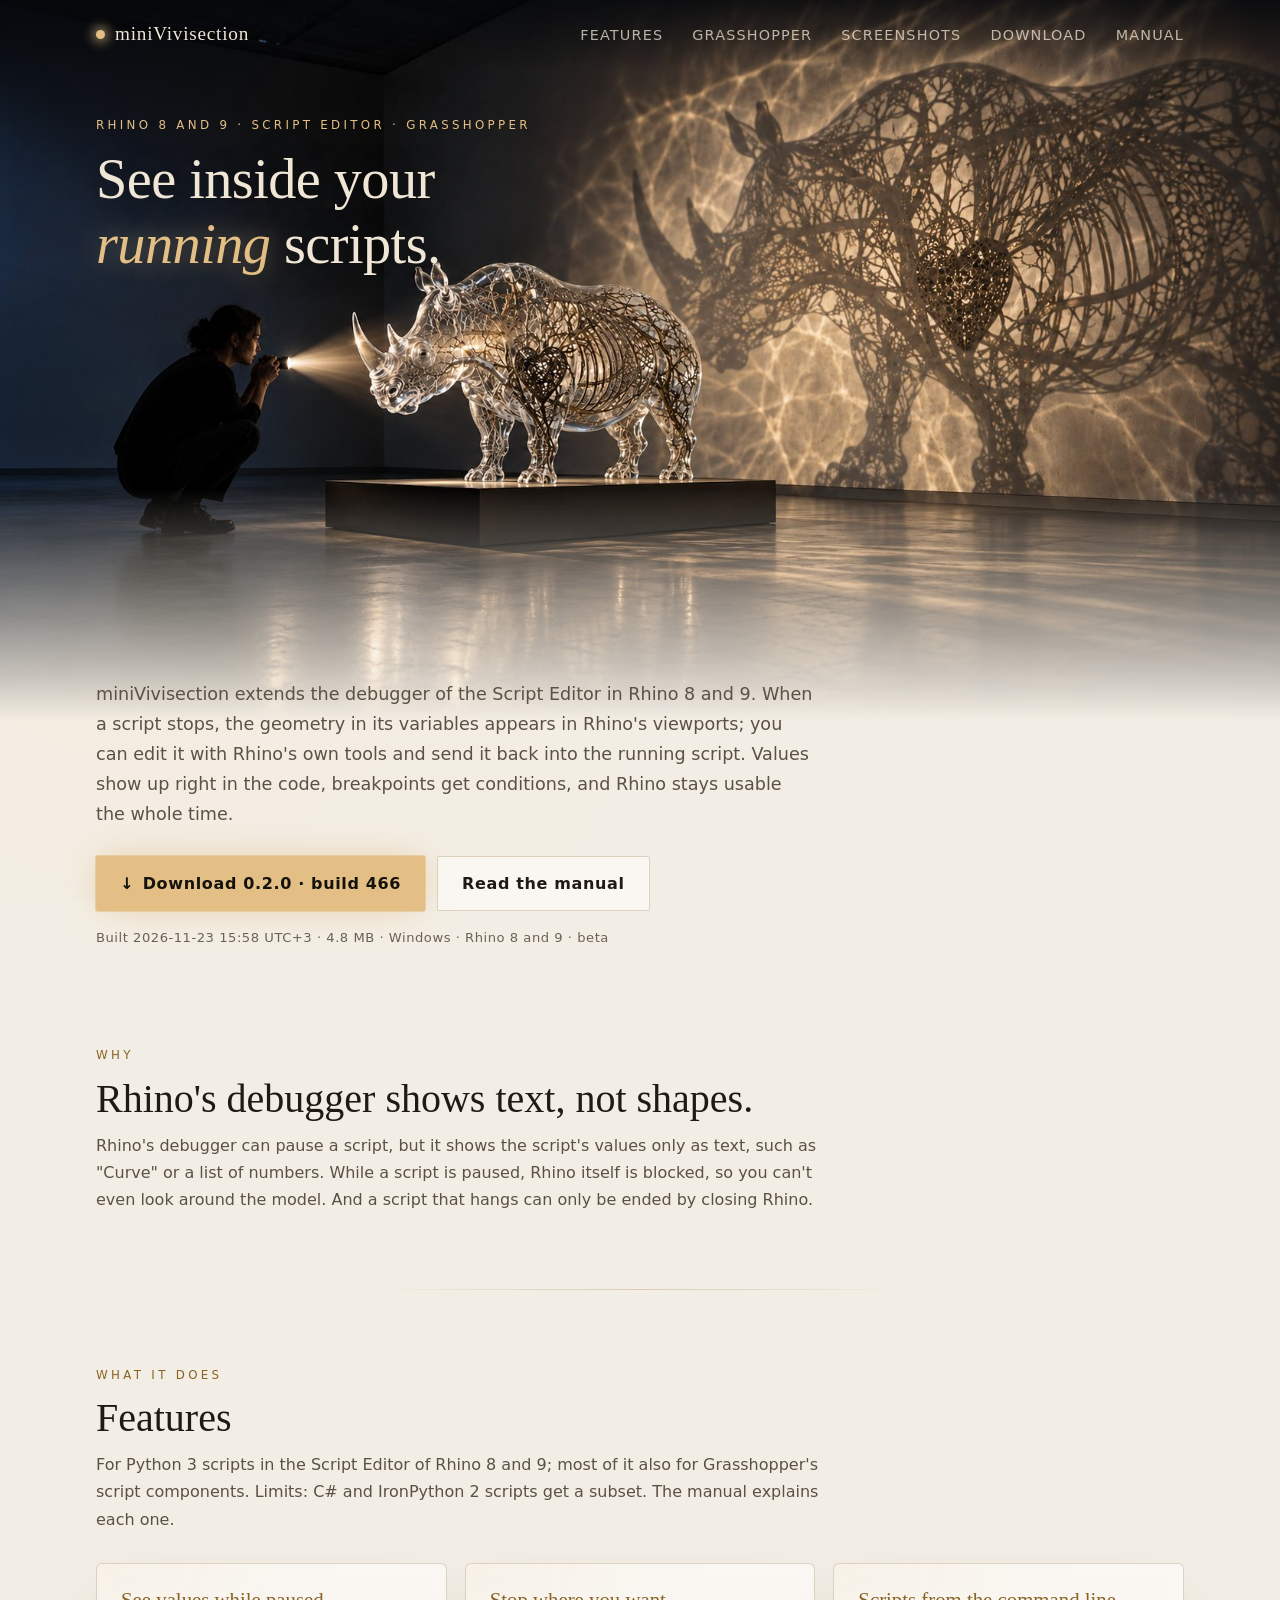
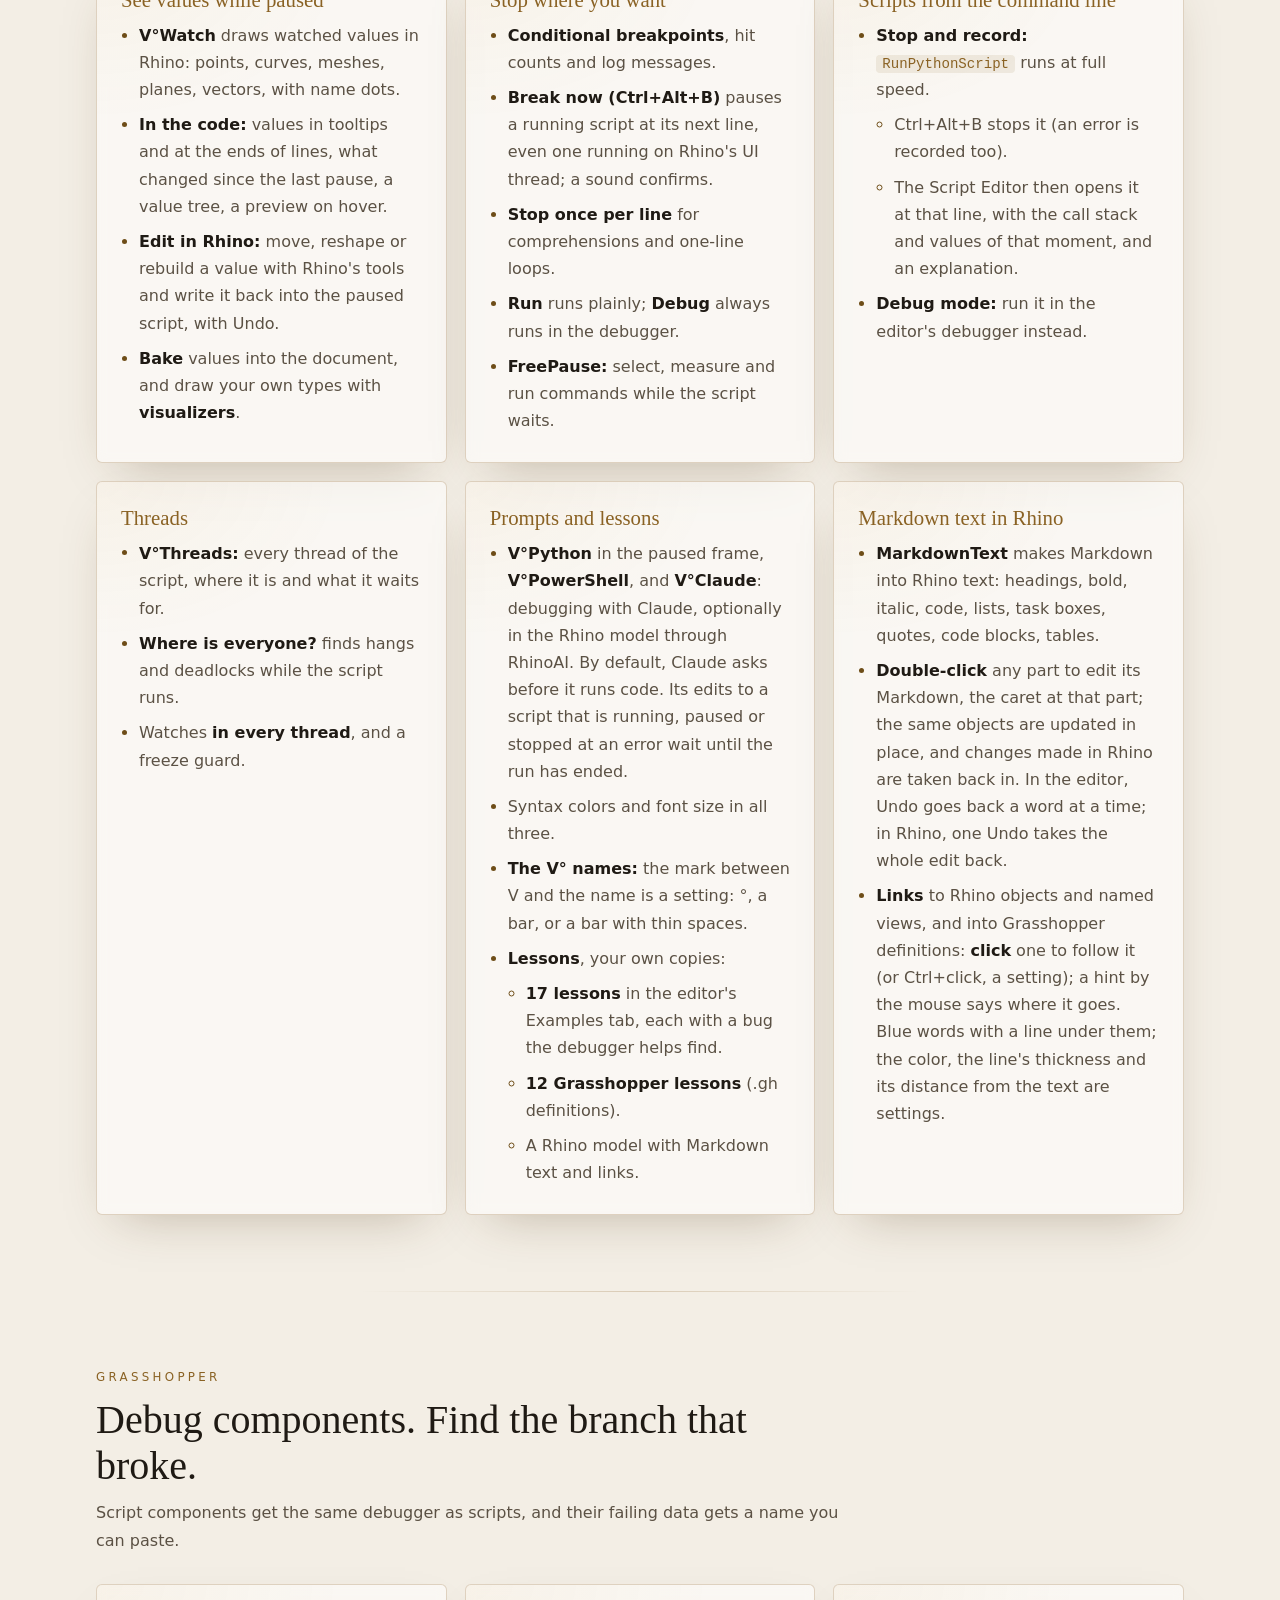
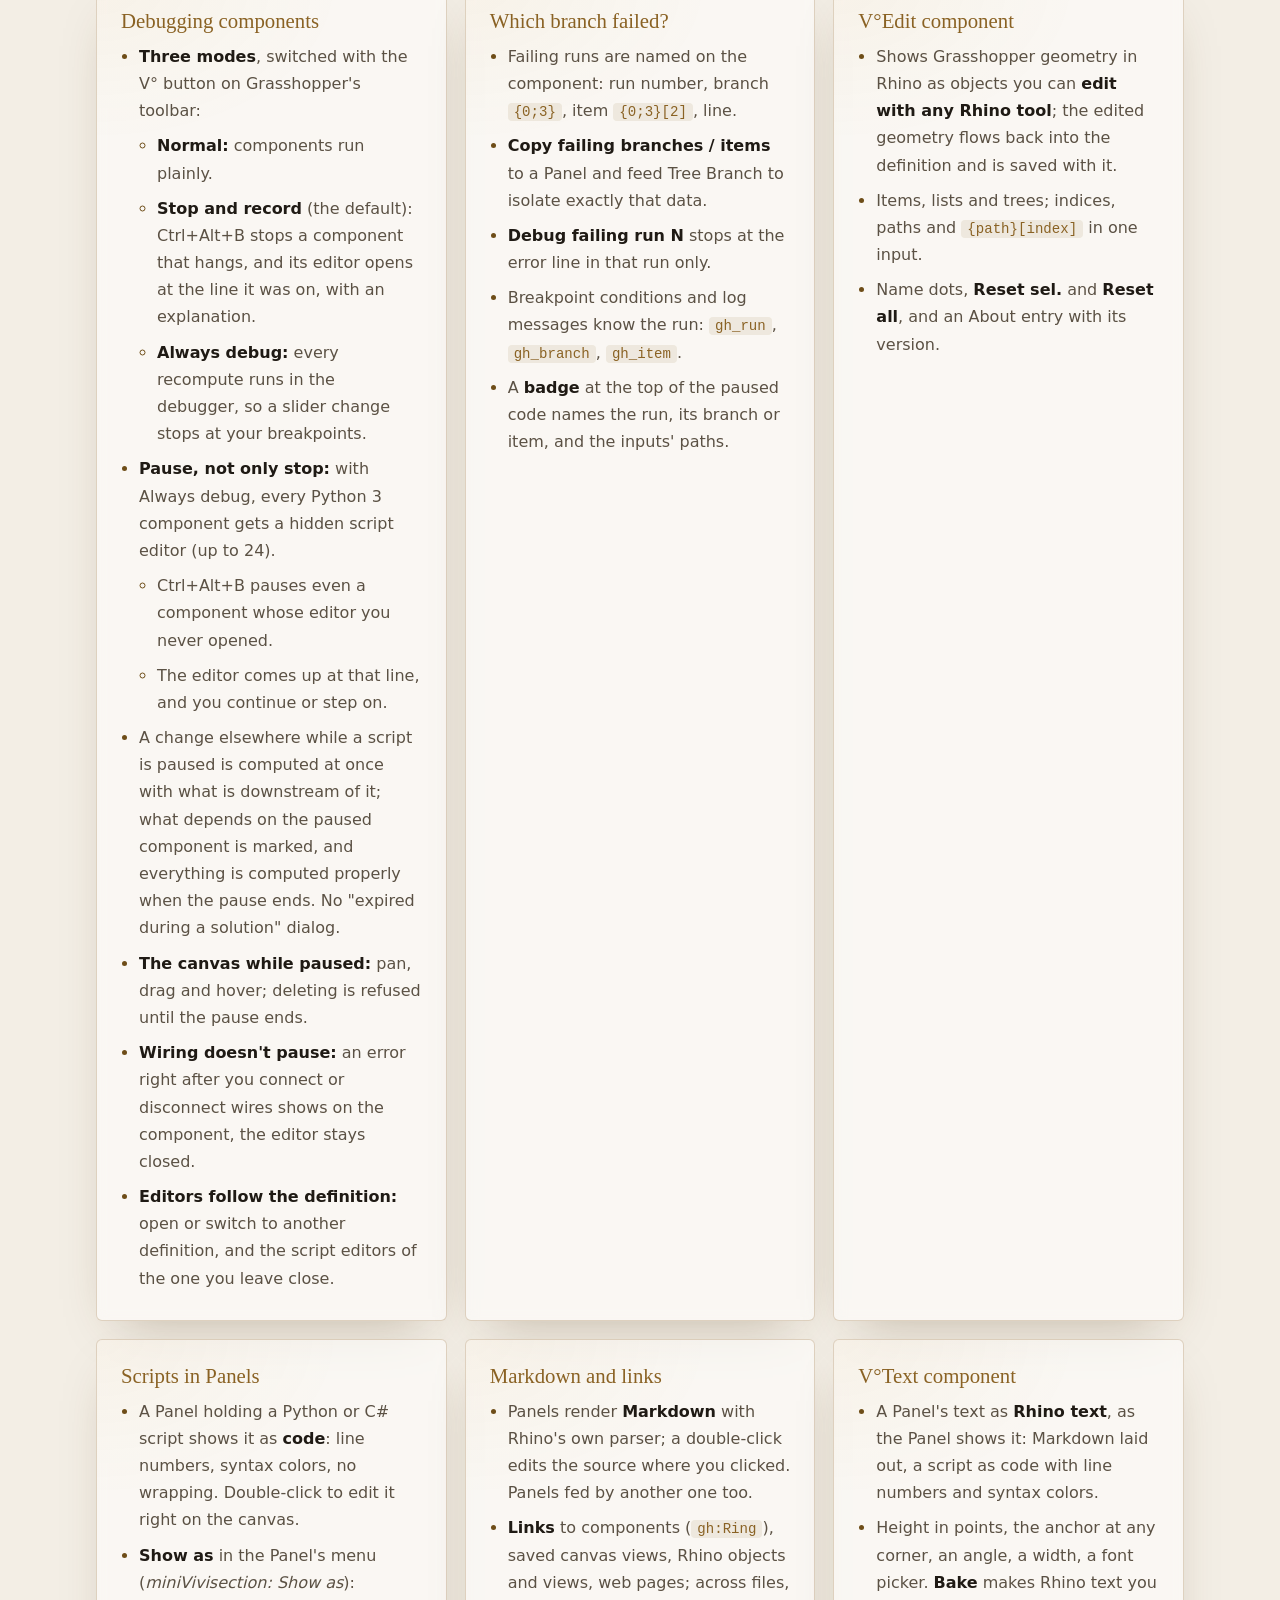
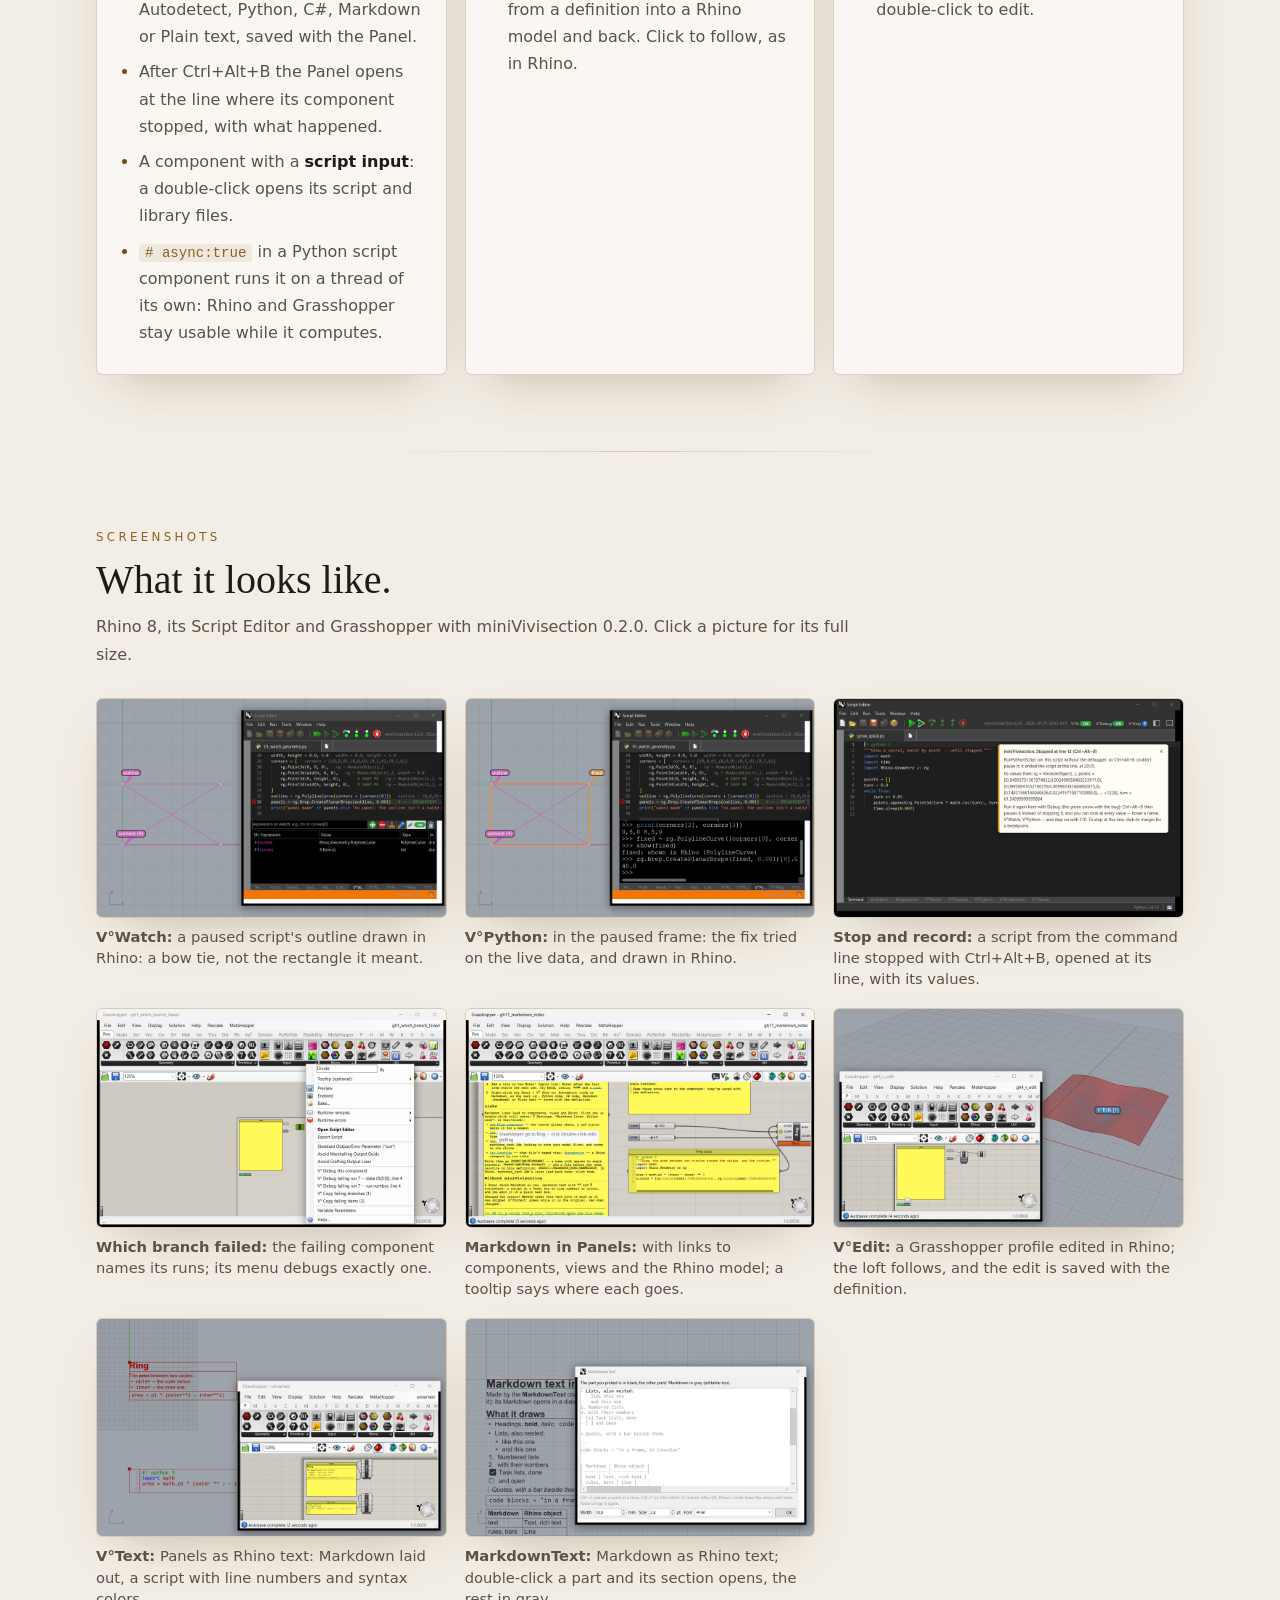
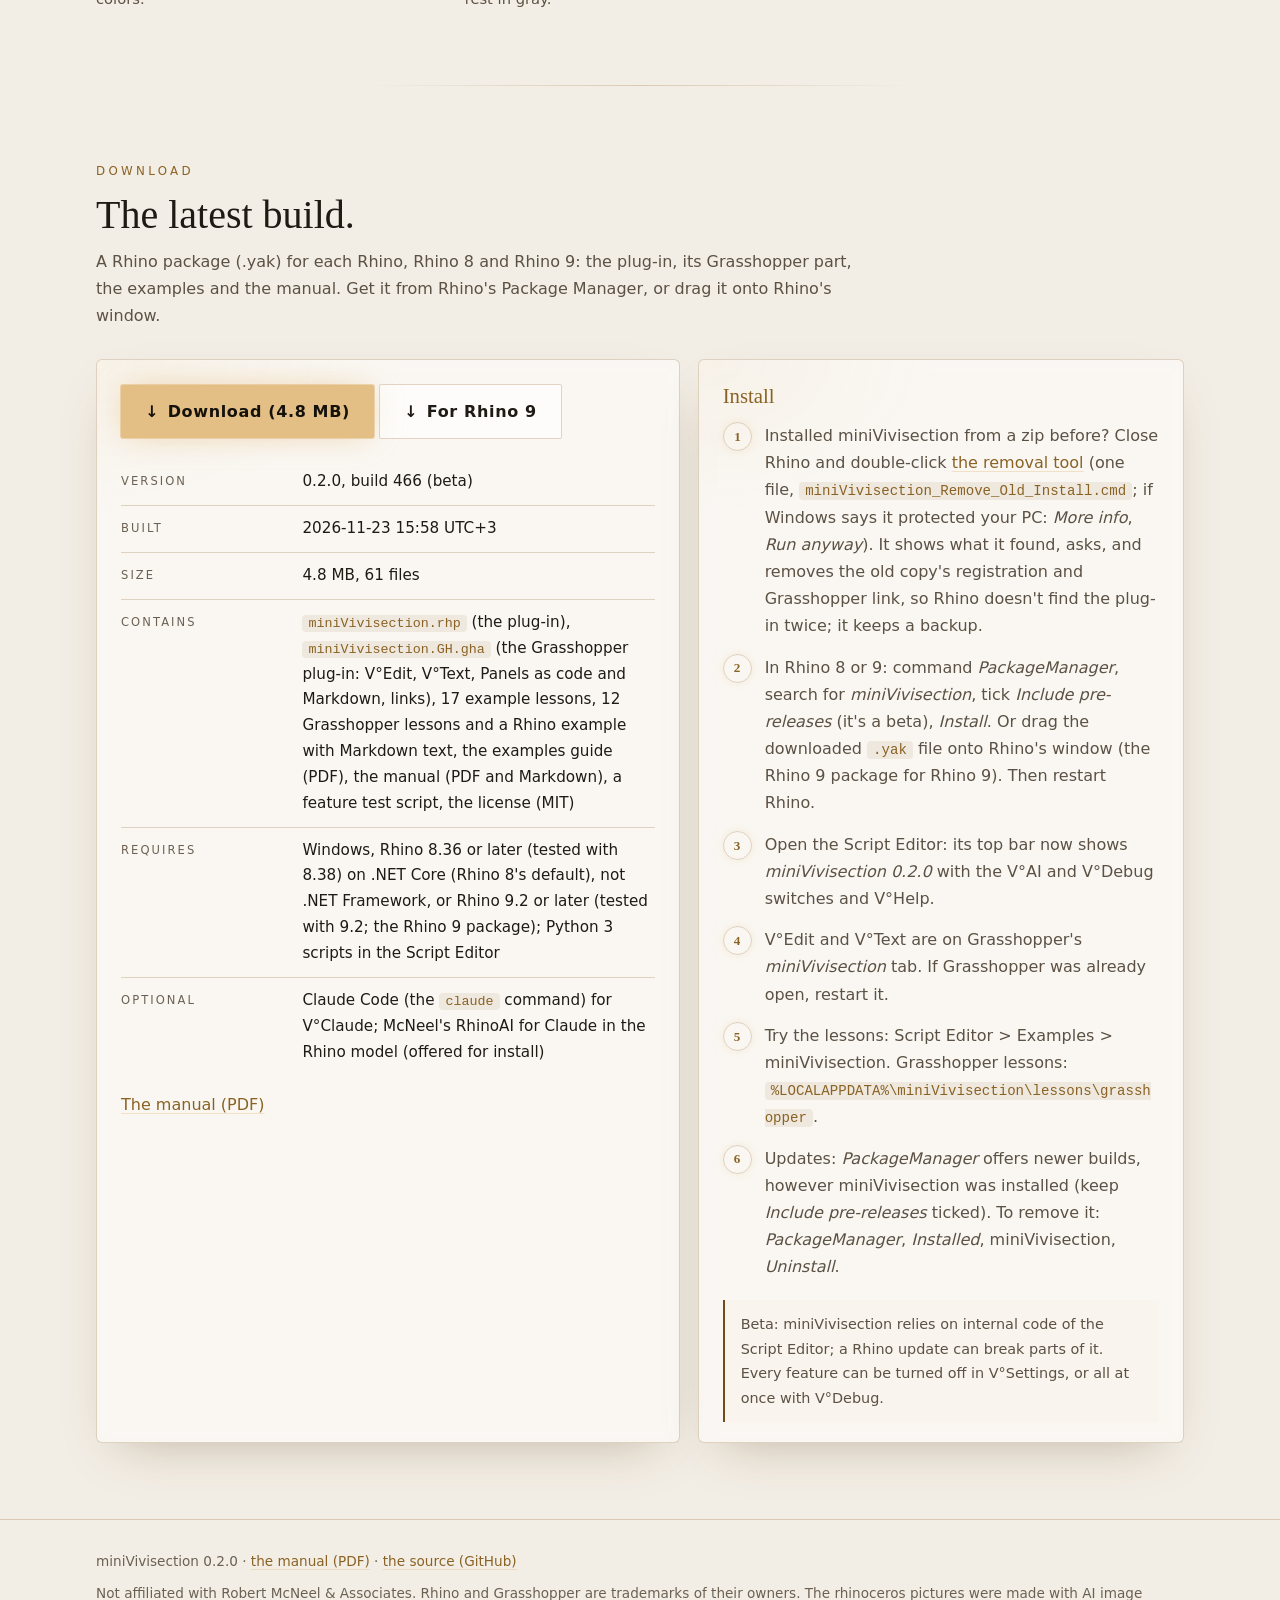
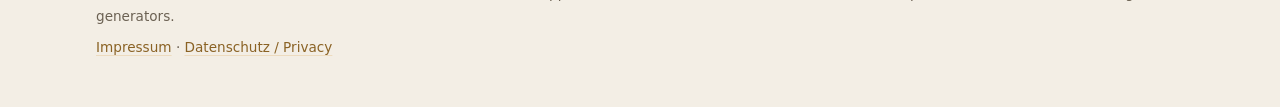
<file: web/pages/luminous-gallery/index.html>
<!doctype html>
<html lang="en">
<head>
<meta charset="utf-8">
<meta name="viewport" content="width=device-width, initial-scale=1">
<title>miniVivisection — see your Rhino script's data while you debug</title>
<meta name="description" content="miniVivisection: see inside your running scripts. A debugger extension for the Script Editor and Grasshopper of Rhino 8 and 9.">
<meta name="color-scheme" content="dark light">
<meta name="robots" content="noindex">  <!-- a style variant of clinical-imaging -->
<meta property="og:type" content="website">
<meta property="og:title" content="miniVivisection — see your Rhino script's data while you debug">
<meta property="og:description" content="miniVivisection: see inside your running scripts. A debugger extension for the Script Editor and Grasshopper of Rhino 8 and 9.">
<meta property="og:image" content="https://restweiss.de/miniVivisection/luminous-gallery/hero.jpg?b=466">
<meta property="og:url" content="https://restweiss.de/miniVivisection/luminous-gallery/">
<link rel="icon" href="data:image/svg+xml,%3Csvg%20xmlns=%27http://www.w3.org/2000/svg%27%20viewBox=%270%200%2032%2032%27%3E%3Crect%20width=%2732%27%20height=%2732%27%20rx=%277%27%20fill=%27%230d1017%27/%3E%3Ctext%20x=%2715%27%20y=%2723%27%20font-family=%27Segoe%20UI,Arial,sans-serif%27%20font-size=%2719%27%20font-weight=%27700%27%20text-anchor=%27middle%27%20fill=%27%23e3bf86%27%3EV%C2%B0%3C/text%3E%3C/svg%3E">
<style>
  /* Luminous gallery: a dark museum room, one warm light, glass and its shadows. */
  :root {
    --room: #0d1017;           /* the gallery's dark, from the image */
    --room-2: #121821;
    --glass: rgba(255, 244, 225, .045);
    --glass-edge: rgba(227, 191, 134, .22);
    --gold: #e3bf86;           /* the lit wall */
    --gold-deep: #b98f55;
    --ink: #efe6d6;
    --ink-soft: #b6ab98;
    --ink-faint: #948a7a;
    --code-bg: rgba(227, 191, 134, .12);
    --shadow: 0 20px 50px -20px rgba(0, 0, 0, .7);
    color-scheme: dark;
  }
  /* In a light room: the gallery in daylight -- warm stone, the same gold, darker. */
  @media (prefers-color-scheme: light) {
    :root:not([data-theme="dark"]) {
      --room: #f3eee5; --room-2: #ebe3d6; --glass: rgba(255, 255, 255, .55); --glass-edge: rgba(150, 110, 55, .28);
      --gold: #8a6224; --gold-deep: #6e4d18; --ink: #1f1a14; --ink-soft: #5b5144; --ink-faint: #6b6153;
      --code-bg: rgba(138, 98, 36, .1); --shadow: 0 20px 50px -24px rgba(80, 55, 20, .35); color-scheme: light;
    }
  }
  :root[data-theme="light"] {
    --room: #f3eee5; --room-2: #ebe3d6; --glass: rgba(255, 255, 255, .55); --glass-edge: rgba(150, 110, 55, .28);
    --gold: #8a6224; --gold-deep: #6e4d18; --ink: #1f1a14; --ink-soft: #5b5144; --ink-faint: #6b6153;
    --code-bg: rgba(138, 98, 36, .1); --shadow: 0 20px 50px -24px rgba(80, 55, 20, .35); color-scheme: light;
  }

  * { box-sizing: border-box; }
  html { -webkit-text-size-adjust: 100%; scroll-behavior: smooth; }
  body {
    margin: 0;
    color: var(--ink);
    background: var(--room);
    /* pools of warm light in the dark, as the torch throws them */
    background-image:
      radial-gradient(60rem 40rem at 85% 10%, rgba(227, 191, 134, .08), transparent 70%),
      radial-gradient(50rem 40rem at 10% 70%, rgba(227, 191, 134, .05), transparent 70%);
    background-attachment: fixed;
    font: 16px/1.7 "Segoe UI", system-ui, -apple-system, Roboto, sans-serif;
  }
  h1, h2, h3 { font-family: "Iowan Old Style", "Palatino Linotype", Palatino, "Book Antiqua", Georgia, serif; font-weight: 400; margin: 0; line-height: 1.15; }
  a { color: var(--gold); text-decoration-color: rgba(227, 191, 134, .4); text-underline-offset: 3px; }
  a:focus-visible { outline: 2px solid currentColor; outline-offset: 2px; }
  .btn.primary:focus-visible { outline-color: var(--gold); }
  code { font: .88em/1.4 "Cascadia Mono", Consolas, monospace; background: var(--code-bg); color: var(--gold); padding: 1px 6px; border-radius: 4px; overflow-wrap: anywhere; }
  .wrap { max-width: 1120px; margin: 0 auto; padding: 0 16px; }

  header.top {
    position: absolute; top: 0; left: 0; right: 0; z-index: 3;
    background: linear-gradient(180deg, rgba(5, 7, 11, .75), transparent);
  }
  header.top .wrap { display: flex; align-items: center; justify-content: space-between; padding-top: 18px; padding-bottom: 18px; }
  .brand { display: flex; align-items: center; gap: 10px; font-family: "Iowan Old Style", Palatino, Georgia, serif; font-size: 1.2rem; letter-spacing: .04em; color: #efe6d6; }
  .brand .dot { width: 9px; height: 9px; border-radius: 50%; background: #e3bf86; box-shadow: 0 0 12px 3px rgba(227, 191, 134, .7); }
  nav a { margin-left: 24px; text-decoration: none; color: rgba(239, 230, 214, .75); font-size: .9rem; letter-spacing: .08em; text-transform: uppercase; }
  nav a:hover { color: #e3bf86; }
  /* phones: the nav as a wrapped row under the name */
  @media (max-width: 680px) { header.top .wrap { flex-wrap: wrap; row-gap: 8px; } nav { display: flex; flex-wrap: wrap; gap: 4px 18px; width: 100%; } nav a { margin-left: 0; } }

  /* the hero: the image whole, as the room; the headline on its dark wall, upper left */
  .hero { position: relative; color: #efe6d6; } /* the page's own dark shows through: no seam */
  .hero figure { margin: 0; position: relative; }
  .hero figure img {
    width: 100%; height: auto; display: block;
    /* the floor fades into the page itself, whatever light is behind it */
    -webkit-mask-image: linear-gradient(180deg, #000 68%, transparent 100%);
    mask-image: linear-gradient(180deg, #000 68%, transparent 100%);
  }
  .hero figure::after {
    content: ""; position: absolute; inset: 0;
    background: radial-gradient(48% 52% at 0% 0%, rgba(8, 11, 16, .7), transparent 70%);
  }
  .hero-title { position: absolute; top: 0; left: 0; right: 0; padding-top: clamp(70px, 9vw, 120px); z-index: 2; }
  .hero-title > * { max-width: 42%; }
  .eyebrow { font-size: .74rem; letter-spacing: .28em; text-transform: uppercase; color: var(--gold); }
  .hero .eyebrow { color: #e3bf86; }
  .hero h1 { font-size: clamp(2rem, 4.4vw, 3.7rem); margin: 12px 0 0; letter-spacing: -.01em; text-shadow: 0 2px 30px rgba(0, 0, 0, .7); }
  .hero h1 em { font-style: italic; color: #e3bf86; text-shadow: 0 0 28px rgba(227, 191, 134, .45); }
  .hero-text { position: relative; z-index: 2; margin-top: -40px; padding-bottom: 20px; max-width: 1120px; }
  .hero-text p.lead { font-size: 1.1rem; color: var(--ink-soft); margin: 0 0 26px; max-width: 720px; }
  .actions { display: flex; flex-wrap: wrap; gap: 12px; }
  .btn {
    display: inline-flex; max-width: 100%; overflow-wrap: anywhere; align-items: center; gap: 10px;
    padding: 13px 24px; border-radius: 2px; font-weight: 600; text-decoration: none; letter-spacing: .04em;
    transition: box-shadow .2s ease, background .2s ease;
  }
  .btn.primary { background: #e3bf86; color: #15110b; box-shadow: 0 0 0 1px rgba(227, 191, 134, .6), 0 0 34px -6px rgba(227, 191, 134, .75); }
  .btn.primary:hover { box-shadow: 0 0 0 1px rgba(227, 191, 134, .8), 0 0 46px -4px rgba(227, 191, 134, .95); }
  .btn.ghost { color: var(--ink); border: 1px solid var(--glass-edge); background: var(--glass); }
  .btn.ghost:hover { background: rgba(227, 191, 134, .12); }
  .meta { font-size: .82rem; color: var(--ink-faint); margin-top: 16px; letter-spacing: .04em; }
  @media (max-width: 760px) {
    /* phones: the headline below the image, where there's room */
    .hero-title { position: static; padding: 18px 16px 0; background: #0d1017; }
    .hero-title > * { max-width: none; }
    .hero-text { margin-top: 0; padding-top: 14px; }
    header.top { position: static; background: #0d1017; }
  }

  section { padding: 76px 0; position: relative; }
  section + section::before {
    content: ""; position: absolute; top: 0; left: 50%; width: min(560px, 80%); height: 1px; transform: translateX(-50%);
    background: linear-gradient(90deg, transparent, var(--glass-edge), transparent);
  }
  .section-head { margin-bottom: 30px; max-width: 760px; }
  .section-head .eyebrow { display: block; margin-bottom: 10px; }
  .section-head h2 { font-size: clamp(1.8rem, 3.6vw, 2.5rem); }
  .section-head p { color: var(--ink-soft); margin: 10px 0 0; }
  #why .section-head { margin-bottom: 0; }

  /* glass panels: translucent, a fine gold edge, lit from the top corner */
  .cards { display: grid; grid-template-columns: repeat(auto-fill, minmax(min(300px, 100%), 1fr)); gap: 18px; }
  .card {
    position: relative; overflow: hidden;
    background: var(--glass);
    border: 1px solid var(--glass-edge);
    border-radius: 6px; padding: 24px 24px 20px;
    box-shadow: var(--shadow);
    backdrop-filter: blur(6px); -webkit-backdrop-filter: blur(6px);
  }
  .card::before {
    content: ""; position: absolute; inset: 0; pointer-events: none;
    background: radial-gradient(22rem 14rem at 0% 0%, rgba(227, 191, 134, .10), transparent 70%);
  }
  .card > * { position: relative; }
  .card h3 { font-size: 1.3rem; color: var(--gold); margin-bottom: 10px; }
  .card ul { margin: 0; padding-left: 18px; color: var(--ink-soft); }
  .card li { margin: 8px 0; }
  .card li::marker { color: var(--gold-deep); }
  .card li strong { color: var(--ink); font-weight: 600; }

  .download { display: grid; grid-template-columns: 1.2fr 1fr; gap: 18px; }
  @media (max-width: 880px) { .download { grid-template-columns: 1fr; } }
  .download .btn.primary { color: #15110b; }
  .spec { width: 100%; border-collapse: collapse; margin: 20px 0 16px; font-size: .95rem; }
  .spec td { padding: 10px 0; border-bottom: 1px solid var(--glass-edge); vertical-align: top; }
  .spec tr:last-child td { border-bottom: 0; }
  .spec td:first-child { width: 34%; color: var(--ink-faint); text-transform: uppercase; font-size: .72rem; letter-spacing: .18em; padding-top: 13px; }
  ol.steps { margin: 0; padding: 0; list-style: none; counter-reset: step; color: var(--ink-soft); }
  ol.steps li { counter-increment: step; position: relative; padding-left: 42px; margin: 14px 0; }
  ol.steps li::before {
    content: counter(step); position: absolute; left: 0; top: 0;
    width: 27px; height: 27px; border-radius: 50%; display: grid; place-items: center;
    font: 600 .82rem/1 Georgia, serif; color: var(--gold);
    border: 1px solid var(--glass-edge); box-shadow: 0 0 14px -4px rgba(227, 191, 134, .6);
  }
  .note { margin-top: 20px; font-size: .9rem; color: var(--ink-soft); padding: 12px 16px; border-left: 2px solid var(--gold-deep); background: rgba(227, 191, 134, .06); }

  footer { padding: 30px 0 48px; color: var(--ink-faint); font-size: .85rem; border-top: 1px solid var(--glass-edge); }
  footer .wrap { display: flex; flex-wrap: wrap; gap: 8px 26px; justify-content: space-between; }
  .shots { display: grid; grid-template-columns: repeat(auto-fill, minmax(min(300px, 100%), 1fr)); gap: 18px; }
  .shots figure { margin: 0; }
  .shots img { width: 100%; height: auto; display: block; border-radius: 6px; border: 1px solid var(--glass-edge); box-shadow: var(--shadow); }
  .shots figcaption { color: var(--ink-soft); font-size: .92rem; line-height: 1.45; margin-top: 8px; }
</style>
</head>
<body>

<header class="top">
  <div class="wrap">
    <div class="brand"><span class="dot" aria-hidden="true"></span>miniVivisection</div>
    <nav>
      <a href="#features">Features</a>
      <a href="#grasshopper">Grasshopper</a>
      <a href="#screenshots">Screenshots</a>
      <a href="#download">Download</a>
      <a href="../downloads/miniVivisection_Manual.pdf">Manual</a>
    </nav>
  </div>
</header>

<main>
  <div class="hero">
    <figure>
      <img src="hero.jpg?b=466" width="1672" height="941" alt="A dark gallery: a crouching visitor shines a torch on a transparent glass rhinoceros on a plinth; its filigree of veins, ribs and a heart casts a huge golden shadow of the rhino across the wall.">
    </figure>
    <div class="wrap hero-title">
        <div class="eyebrow">Rhino 8 and 9 &middot; Script Editor &middot; Grasshopper</div>
        <h1>See inside your <em>running</em> scripts.</h1>
    </div>
  </div>
  <div class="wrap hero-text">
        <p class="lead">
          miniVivisection extends the debugger of the Script Editor in Rhino 8 and 9. When a script stops, the geometry in its
          variables appears in Rhino's viewports; you can edit it with Rhino's own tools and send it back into the
          running script. Values show up right in the code, breakpoints get conditions, and Rhino stays usable the whole time.
        </p>
        <div class="actions">
          <a class="btn primary" href="../downloads/minivivisection-0.2.0-beta.466-rh8_36-win.yak" download>&#8595;&ensp;Download 0.2.0 &middot; build 466</a>
          <a class="btn ghost" href="../downloads/miniVivisection_Manual.pdf">Read the manual</a>
        </div>
        <div class="meta">Built 2026-11-23 15:58 UTC+3 &middot; 4.8 MB &middot; Windows &middot; Rhino 8 and 9 &middot; beta</div>
  </div>

  <section id="why">
    <div class="wrap">
      <div class="section-head">
        <span class="eyebrow">Why</span>
        <h2>Rhino's debugger shows text, not shapes.</h2>
        <p>Rhino's debugger can pause a script, but it shows the script's values only as text, such as "Curve" or a list of numbers. While a script is paused, Rhino itself is blocked, so you can't even look around the model. And a script that hangs can only be ended by closing Rhino.</p>
      </div>
    </div>
  </section>

  <section id="features">
    <div class="wrap">
      <div class="section-head">
        <span class="eyebrow">What it does</span>
        <h2>Features</h2>
        <p>For Python 3 scripts in the Script Editor of Rhino 8 and 9; most of it also for Grasshopper's script components. Limits: C# and IronPython 2 scripts get a subset. The manual explains each one.</p>
      </div>
      <div class="cards">
        <div class="card">
          <h3>See values while paused</h3>
          <ul>
            <li><strong>V°Watch</strong> draws watched values in Rhino: points, curves, meshes, planes, vectors, with name dots.</li>
            <li><strong>In the code:</strong> values in tooltips and at the ends of lines, what changed since the last pause, a value tree, a preview on hover.</li>
            <li><strong>Edit in Rhino:</strong> move, reshape or rebuild a value with Rhino's tools and write it back into the paused script, with Undo.</li>
            <li><strong>Bake</strong> values into the document, and draw your own types with <strong>visualizers</strong>.</li>
          </ul>
        </div>
        <div class="card">
          <h3>Stop where you want</h3>
          <ul>
            <li><strong>Conditional breakpoints</strong>, hit counts and log messages.</li>
            <li><strong>Break now (Ctrl+Alt+B)</strong> pauses a running script at its next line, even one running on Rhino's UI thread; a sound confirms.</li>
            <li><strong>Stop once per line</strong> for comprehensions and one-line loops.</li>
            <li><strong>Run</strong> runs plainly; <strong>Debug</strong> always runs in the debugger.</li>
            <li><strong>FreePause:</strong> select, measure and run commands while the script waits.</li>
          </ul>
        </div>
        <div class="card">
          <h3>Scripts from the command line</h3>
          <ul>
            <li><strong>Stop and record:</strong> <code>RunPythonScript</code> runs at full speed.
              <ul>
                <li>Ctrl+Alt+B stops it (an error is recorded too).</li>
                <li>The Script Editor then opens it at that line, with the call stack and values of that moment, and an explanation.</li>
              </ul>
            </li>
            <li><strong>Debug mode:</strong> run it in the editor's debugger instead.</li>
          </ul>
        </div>
        <div class="card">
          <h3>Threads</h3>
          <ul>
            <li><strong>V°Threads:</strong> every thread of the script, where it is and what it waits for.</li>
            <li><strong>Where is everyone?</strong> finds hangs and deadlocks while the script runs.</li>
            <li>Watches <strong>in every thread</strong>, and a freeze guard.</li>
          </ul>
        </div>
        <div class="card">
          <h3>Prompts and lessons</h3>
          <ul>
            <li><strong>V°Python</strong> in the paused frame, <strong>V°PowerShell</strong>, and <strong>V°Claude</strong>: debugging with Claude, optionally in the Rhino model through RhinoAI. By default, Claude asks before it runs code. Its edits to a script that is running, paused or stopped at an error wait until the run has ended.</li>
            <li>Syntax colors and font size in all three.</li>
            <li><strong>The V° names:</strong> the mark between V and the name is a setting: °, a bar, or a bar with thin spaces.</li>
            <li><strong>Lessons</strong>, your own copies:
              <ul>
                <li><strong>17 lessons</strong> in the editor's Examples tab, each with a bug the debugger helps find.</li>
                <li><strong>12 Grasshopper lessons</strong> (.gh definitions).</li>
                <li>A Rhino model with Markdown text and links.</li>
              </ul>
            </li>
          </ul>
        </div>
        <div class="card">
          <h3>Markdown text in Rhino</h3>
          <ul>
            <li><strong>MarkdownText</strong> makes Markdown into Rhino text: headings, bold, italic, code, lists, task boxes, quotes, code blocks, tables.</li>
            <li><strong>Double-click</strong> any part to edit its Markdown, the caret at that part; the same objects are updated in place, and changes made in Rhino are taken back in. In the editor, Undo goes back a word at a time; in Rhino, one Undo takes the whole edit back.</li>
            <li><strong>Links</strong> to Rhino objects and named views, and into Grasshopper definitions: <strong>click</strong> one to follow it (or Ctrl+click, a setting); a hint by the mouse says where it goes. Blue words with a line under them; the color, the line's thickness and its distance from the text are settings.</li>
          </ul>
        </div>
      </div>
    </div>
  </section>

  <section id="grasshopper">
    <div class="wrap">
      <div class="section-head">
        <span class="eyebrow">Grasshopper</span>
        <h2>Debug components. Find the branch that broke.</h2>
        <p>Script components get the same debugger as scripts, and their failing data gets a name you can paste.</p>
      </div>
      <div class="cards">
        <div class="card">
          <h3>Debugging components</h3>
          <ul>
            <li><strong>Three modes</strong>, switched with the V° button on Grasshopper's toolbar:
              <ul>
                <li><strong>Normal:</strong> components run plainly.</li>
                <li><strong>Stop and record</strong> (the default): Ctrl+Alt+B stops a component that hangs, and its editor opens at the line it was on, with an explanation.</li>
                <li><strong>Always debug:</strong> every recompute runs in the debugger, so a slider change stops at your breakpoints.</li>
              </ul>
            </li>
            <li><strong>Pause, not only stop:</strong> with Always debug, every Python 3 component gets a hidden script editor (up to 24).
              <ul>
                <li>Ctrl+Alt+B pauses even a component whose editor you never opened.</li>
                <li>The editor comes up at that line, and you continue or step on.</li>
              </ul>
            </li>
            <li>A change elsewhere while a script is paused is computed at once with what is downstream of it; what depends on the paused component is marked, and everything is computed properly when the pause ends. No "expired during a solution" dialog.</li>
            <li><strong>The canvas while paused:</strong> pan, drag and hover; deleting is refused until the pause ends.</li>
            <li><strong>Wiring doesn't pause:</strong> an error right after you connect or disconnect wires shows on the component, the editor stays closed.</li>
            <li><strong>Editors follow the definition:</strong> open or switch to another definition, and the script editors of the one you leave close.</li>
          </ul>
        </div>
        <div class="card">
          <h3>Which branch failed?</h3>
          <ul>
            <li>Failing runs are named on the component: run number, branch <code>{0;3}</code>, item <code>{0;3}[2]</code>, line.</li>
            <li><strong>Copy failing branches / items</strong> to a Panel and feed Tree Branch to isolate exactly that data.</li>
            <li><strong>Debug failing run N</strong> stops at the error line in that run only.</li>
            <li>Breakpoint conditions and log messages know the run: <code>gh_run</code>, <code>gh_branch</code>, <code>gh_item</code>.</li>
            <li>A <strong>badge</strong> at the top of the paused code names the run, its branch or item, and the inputs' paths.</li>
          </ul>
        </div>
        <div class="card">
          <h3>V°Edit component</h3>
          <ul>
            <li>Shows Grasshopper geometry in Rhino as objects you can <strong>edit with any Rhino tool</strong>; the edited geometry flows back into the definition and is saved with it.</li>
            <li>Items, lists and trees; indices, paths and <code>{path}[index]</code> in one input.</li>
            <li>Name dots, <strong>Reset sel.</strong> and <strong>Reset all</strong>, and an About entry with its version.</li>
          </ul>
        </div>
        <div class="card">
          <h3>Scripts in Panels</h3>
          <ul>
            <li>A Panel holding a Python or C# script shows it as <strong>code</strong>: line numbers, syntax colors, no wrapping. Double-click to edit it right on the canvas.</li>
            <li><strong>Show as</strong> in the Panel's menu (<em>miniVivisection: Show as</em>): Autodetect, Python, C#, Markdown or Plain text, saved with the Panel.</li>
            <li>After Ctrl+Alt+B the Panel opens at the line where its component stopped, with what happened.</li>
            <li>A component with a <strong>script input</strong>: a double-click opens its script and library files.</li>
            <li><code># async:true</code> in a Python script component runs it on a thread of its own: Rhino and Grasshopper stay usable while it computes.</li>
          </ul>
        </div>
        <div class="card">
          <h3>Markdown and links</h3>
          <ul>
            <li>Panels render <strong>Markdown</strong> with Rhino's own parser; a double-click edits the source where you clicked. Panels fed by another one too.</li>
            <li><strong>Links</strong> to components (<code>gh:Ring</code>), saved canvas views, Rhino objects and views, web pages; across files, from a definition into a Rhino model and back. Click to follow, as in Rhino.</li>
          </ul>
        </div>
        <div class="card">
          <h3>V°Text component</h3>
          <ul>
            <li>A Panel's text as <strong>Rhino text</strong>, as the Panel shows it: Markdown laid out, a script as code with line numbers and syntax colors.</li>
            <li>Height in points, the anchor at any corner, an angle, a width, a font picker. <strong>Bake</strong> makes Rhino text you double-click to edit.</li>
          </ul>
        </div>
      </div>
    </div>
  </section>

  <section id="screenshots">
    <div class="wrap">
      <div class="section-head">
        <span class="eyebrow">Screenshots</span>
        <h2>What it looks like.</h2>
        <p>Rhino 8, its Script Editor and Grasshopper with miniVivisection 0.2.0. Click a picture for its full size.</p>
      </div>
      <div class="shots">
        <figure><a href="../screenshots/01_watch_values_in_rhino.png?b=466"><img src="../screenshots/01_watch_values_in_rhino.png?b=466" width="960" height="600" loading="lazy" alt="Rhino's Top view with a magenta bow-tie outline and the name dots outline and corners; over it the Script Editor paused at a breakpoint, its V°Watch tab listing outline and corners."></a><figcaption><strong>V°Watch:</strong> a paused script's outline drawn in Rhino: a bow tie, not the rectangle it meant.</figcaption></figure>
        <figure><a href="../screenshots/03_python_in_the_paused_frame.png?b=466"><img src="../screenshots/03_python_in_the_paused_frame.png?b=466" width="960" height="600" loading="lazy" alt="The Script Editor's V°Python tab: the swapped corners printed, a fixed outline built and shown; in Rhino an orange rectangle named fixed over the bow tie."></a><figcaption><strong>V°Python:</strong> in the paused frame: the fix tried on the live data, and drawn in Rhino.</figcaption></figure>
        <figure><a href="../screenshots/04_stop_and_record.png?b=466"><img src="../screenshots/04_stop_and_record.png?b=466" width="960" height="600" loading="lazy" alt="The Script Editor opened at line 12 of grow_spiral.py, a script with an endless loop that RunPythonScript ran and Ctrl+Alt+B stopped; an overlay says Stopped at line 12 and lists the values of points and turn at that moment."></a><figcaption><strong>Stop and record:</strong> a script from the command line stopped with Ctrl+Alt+B, opened at its line, with its values.</figcaption></figure>
        <figure><a href="../screenshots/05_which_branch_failed.png?b=466"><img src="../screenshots/05_which_branch_failed.png?b=466" width="960" height="600" loading="lazy" alt="Grasshopper: a red Divide component and its right-click menu with miniVivisection's items, Debug failing run 7 -- data {0;2}[0], line 4, and Copy failing branches."></a><figcaption><strong>Which branch failed:</strong> the failing component names its runs; its menu debugs exactly one.</figcaption></figure>
        <figure><a href="../screenshots/09_markdown_panel_links.png?b=466"><img src="../screenshots/09_markdown_panel_links.png?b=466" width="960" height="600" loading="lazy" alt="Grasshopper Panels rendered as Markdown with headings, lists and links; a tooltip over a link reads Grasshopper: go to Ring -- click."></a><figcaption><strong>Markdown in Panels:</strong> with links to components, views and the Rhino model; a tooltip says where each goes.</figcaption></figure>
        <figure><a href="../screenshots/11_v_edit.png?b=466"><img src="../screenshots/11_v_edit.png?b=466" width="960" height="600" loading="lazy" alt="Rhino's Perspective view with a red lofted surface and one blue profile curve marked by the name dot V°Edit [1]; over it the Grasshopper window with the V°Edit component between Profiles and Loft, showing 1 in Rhino."></a><figcaption><strong>V°Edit:</strong> a Grasshopper profile edited in Rhino; the loft follows, and the edit is saved with the definition.</figcaption></figure>
        <figure><a href="../screenshots/12_v_text.png?b=466"><img src="../screenshots/12_v_text.png?b=466" width="960" height="600" loading="lazy" alt="Rhino's Top view with a Markdown note and a Python script drawn as text; a Grasshopper window with the two Panels feeding V°Text components."></a><figcaption><strong>V°Text:</strong> Panels as Rhino text: Markdown laid out, a script with line numbers and syntax colors.</figcaption></figure>
        <figure><a href="../screenshots/14_markdown_text_dialog.png?b=466"><img src="../screenshots/14_markdown_text_dialog.png?b=466" width="960" height="600" loading="lazy" alt="Markdown text in Rhino with the MarkdownText dialog over it: the nested list in black at the caret, the rest of the Markdown gray, width, size and font below."></a><figcaption><strong>MarkdownText:</strong> Markdown as Rhino text; double-click a part and its section opens, the rest in gray.</figcaption></figure>
      </div>
    </div>
  </section>

  <section id="download">
    <div class="wrap">
      <div class="section-head">
        <span class="eyebrow">Download</span>
        <h2>The latest build.</h2>
        <p>A Rhino package (.yak) for each Rhino, Rhino 8 and Rhino 9: the plug-in, its Grasshopper part, the examples and the manual. Get it from Rhino's Package Manager, or drag it onto Rhino's window.</p>
      </div>
      <div class="download">
        <div class="card">
          <a class="btn primary" href="../downloads/minivivisection-0.2.0-beta.466-rh8_36-win.yak" download>&#8595;&ensp;Download (4.8 MB)</a>
          <a class="btn ghost" href="../downloads/minivivisection-0.2.0-beta.466-rh9_2-win.yak" download>&#8595;&ensp;For Rhino 9</a>
          <table class="spec">
            <tr><td>Version</td><td>0.2.0, build 466 (beta)</td></tr>
            <tr><td>Built</td><td>2026-11-23 15:58 UTC+3</td></tr>
            <tr><td>Size</td><td>4.8 MB, 61 files</td></tr>
            <tr><td>Contains</td><td><code>miniVivisection.rhp</code> (the plug-in), <code>miniVivisection.GH.gha</code> (the Grasshopper plug-in: V°Edit, V°Text, Panels as code and Markdown, links), 17 example lessons, 12 Grasshopper lessons and a Rhino example with Markdown text, the examples guide (PDF), the manual (PDF and Markdown), a feature test script, the license (MIT)</td></tr>
            <tr><td>Requires</td><td>Windows, Rhino 8.36 or later (tested with 8.38) on .NET Core (Rhino 8's default), not .NET Framework, or Rhino 9.2 or later (tested with 9.2; the Rhino 9 package); Python 3 scripts in the Script Editor</td></tr>
            <tr><td>Optional</td><td>Claude Code (the <code>claude</code> command) for V°Claude; McNeel's RhinoAI for Claude in the Rhino model (offered for install)</td></tr>
          </table>
          <a href="../downloads/miniVivisection_Manual.pdf">The manual (PDF)</a>
        </div>
        <div class="card">
          <h3>Install</h3>
          <ol class="steps">
            <li>Installed miniVivisection from a zip before? Close Rhino and double-click <a href="../downloads/miniVivisection_Remove_Old_Install.cmd" download>the removal tool</a> (one file, <code>miniVivisection_Remove_Old_Install.cmd</code>; if Windows says it protected your PC: <em>More info</em>, <em>Run anyway</em>). It shows what it found, asks, and removes the old copy's registration and Grasshopper link, so Rhino doesn't find the plug-in twice; it keeps a backup.</li>
            <li>In Rhino 8 or 9: command <em>PackageManager</em>, search for <em>miniVivisection</em>, tick <em>Include pre-releases</em> (it's a beta), <em>Install</em>. Or drag the downloaded <code>.yak</code> file onto Rhino's window (the Rhino 9 package for Rhino 9). Then restart Rhino.</li>
            <li>Open the Script Editor: its top bar now shows <em>miniVivisection 0.2.0</em> with the V°AI and V°Debug switches and V°Help.</li>
            <li>V°Edit and V°Text are on Grasshopper's <em>miniVivisection</em> tab. If Grasshopper was already open, restart it.</li>
            <li>Try the lessons: Script Editor &gt; Examples &gt; miniVivisection. Grasshopper lessons: <code>%LOCALAPPDATA%\miniVivisection\lessons\grasshopper</code>.</li>
            <li>Updates: <em>PackageManager</em> offers newer builds, however miniVivisection was installed (keep <em>Include pre-releases</em> ticked). To remove it: <em>PackageManager</em>, <em>Installed</em>, miniVivisection, <em>Uninstall</em>.</li>
          </ol>
          <div class="note">Beta: miniVivisection relies on internal code of the Script Editor; a Rhino update can break parts of it. Every feature can be turned off in V°Settings, or all at once with V°Debug.</div>
        </div>
      </div>
    </div>
  </section>
</main>

<footer>
  <div class="wrap">
    <span>miniVivisection 0.2.0 &middot; <a href="../downloads/miniVivisection_Manual.pdf">the manual (PDF)</a> &middot; <a href="https://github.com/ristflo/miniVivisection">the source (GitHub)</a></span>
    <span>Not affiliated with Robert McNeel &amp; Associates. Rhino and Grasshopper are trademarks of their owners. The rhinoceros pictures were made with AI image generators.</span>
    <span><a href="../impressum.html">Impressum</a> &middot; <a href="../datenschutz.html">Datenschutz / Privacy</a></span>
  </div>
</footer>

</body>
</html>
</file>
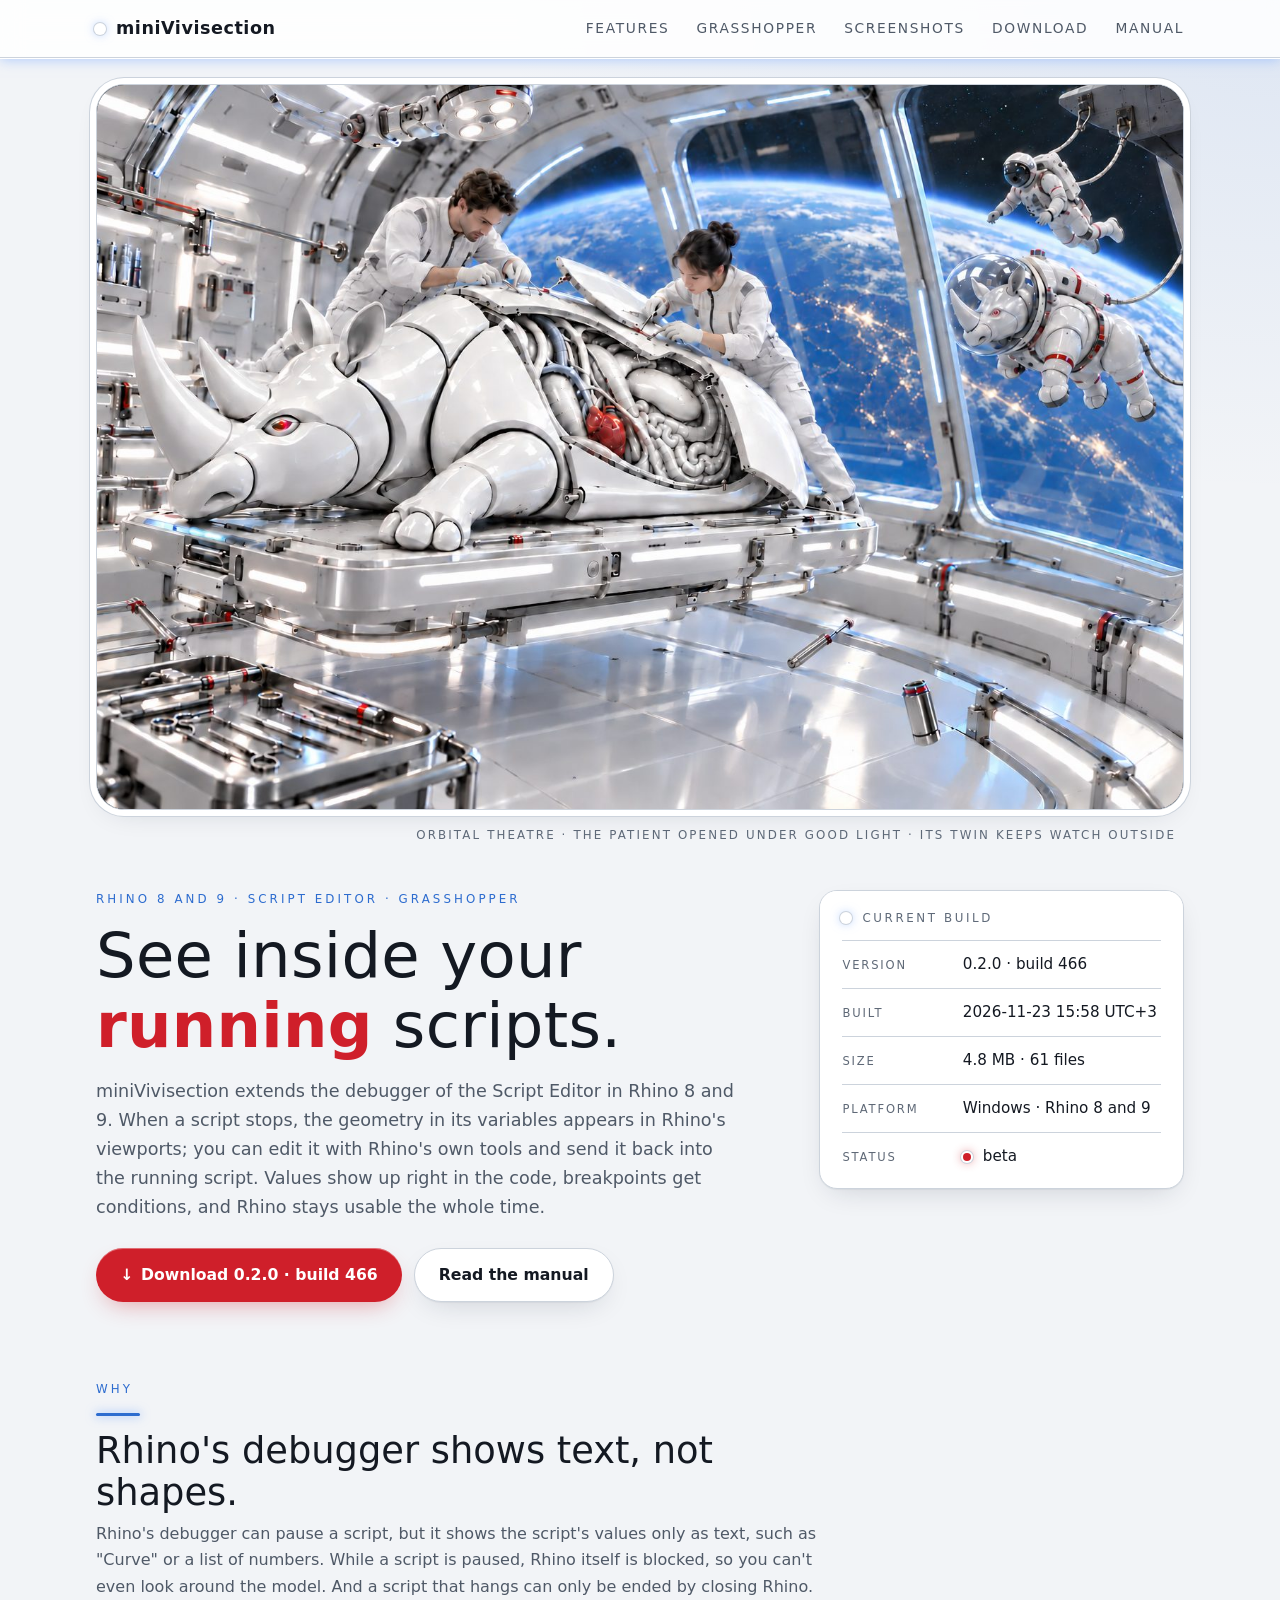
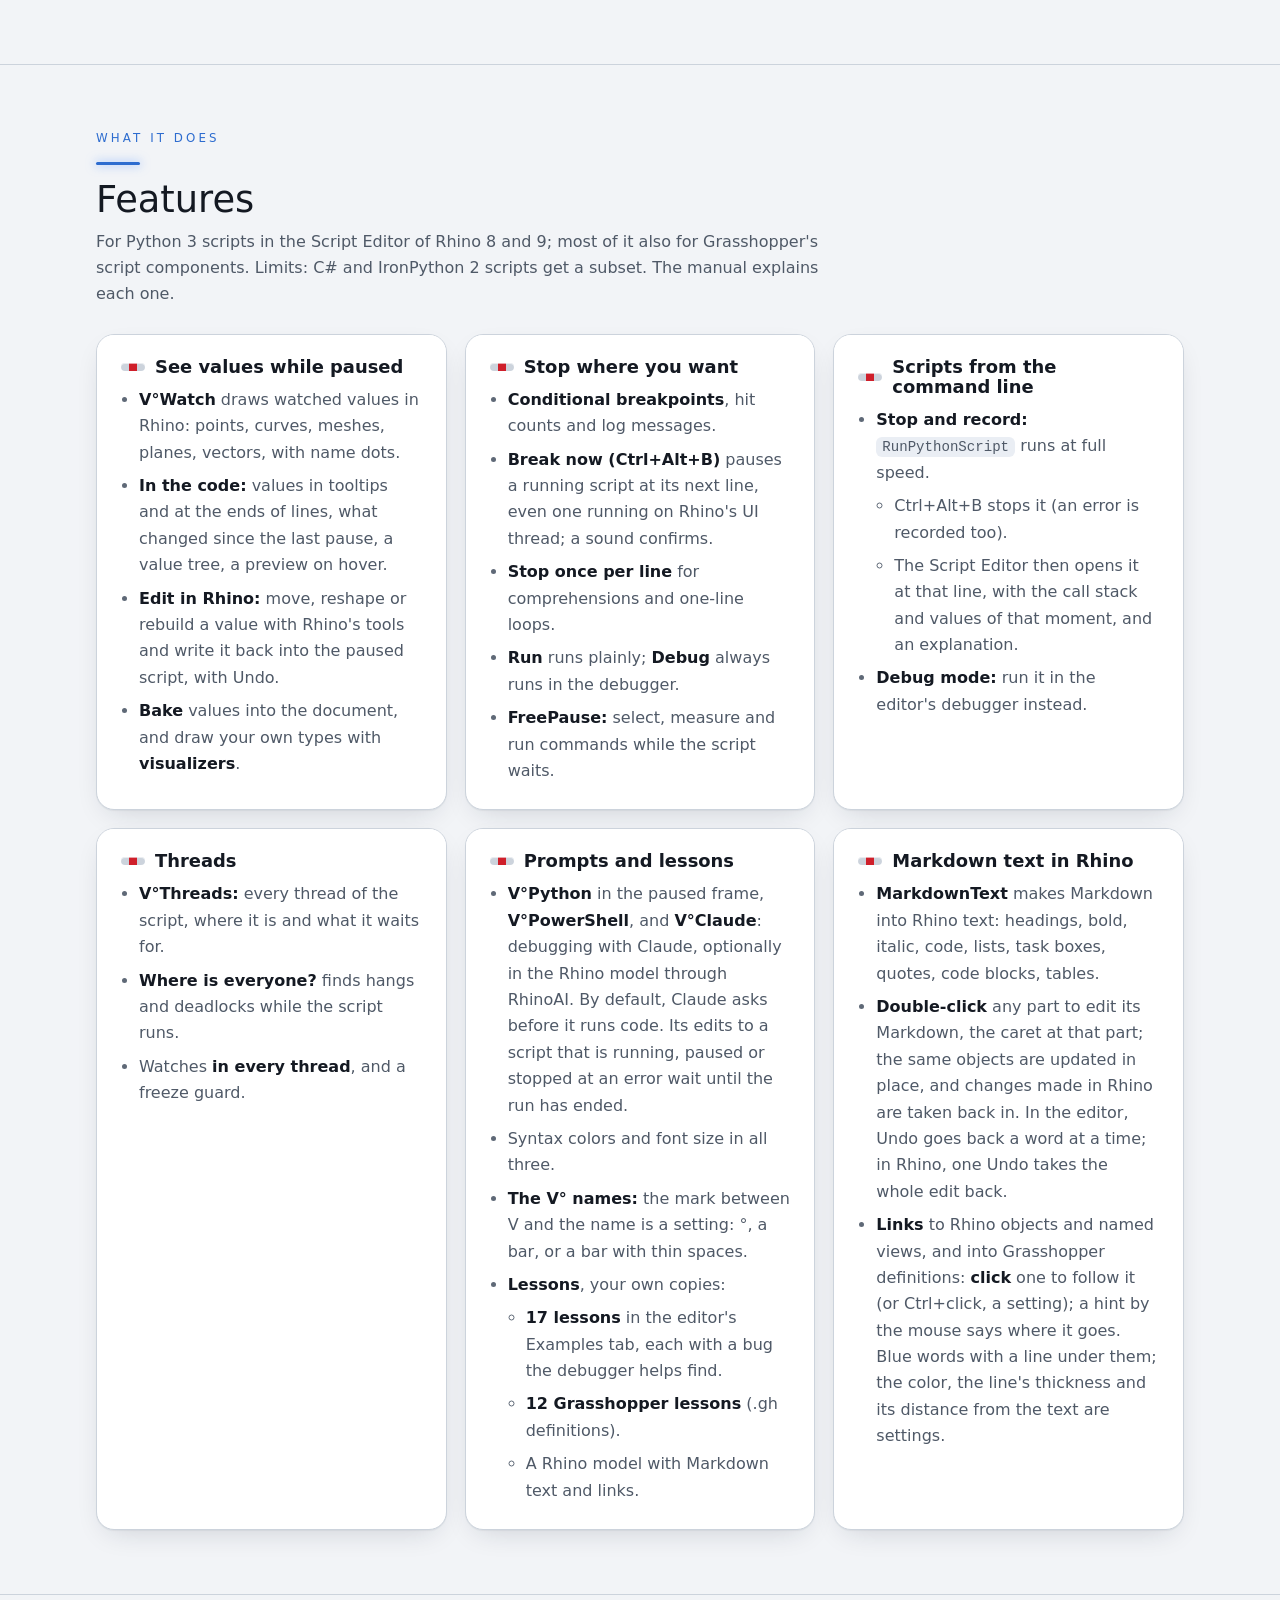
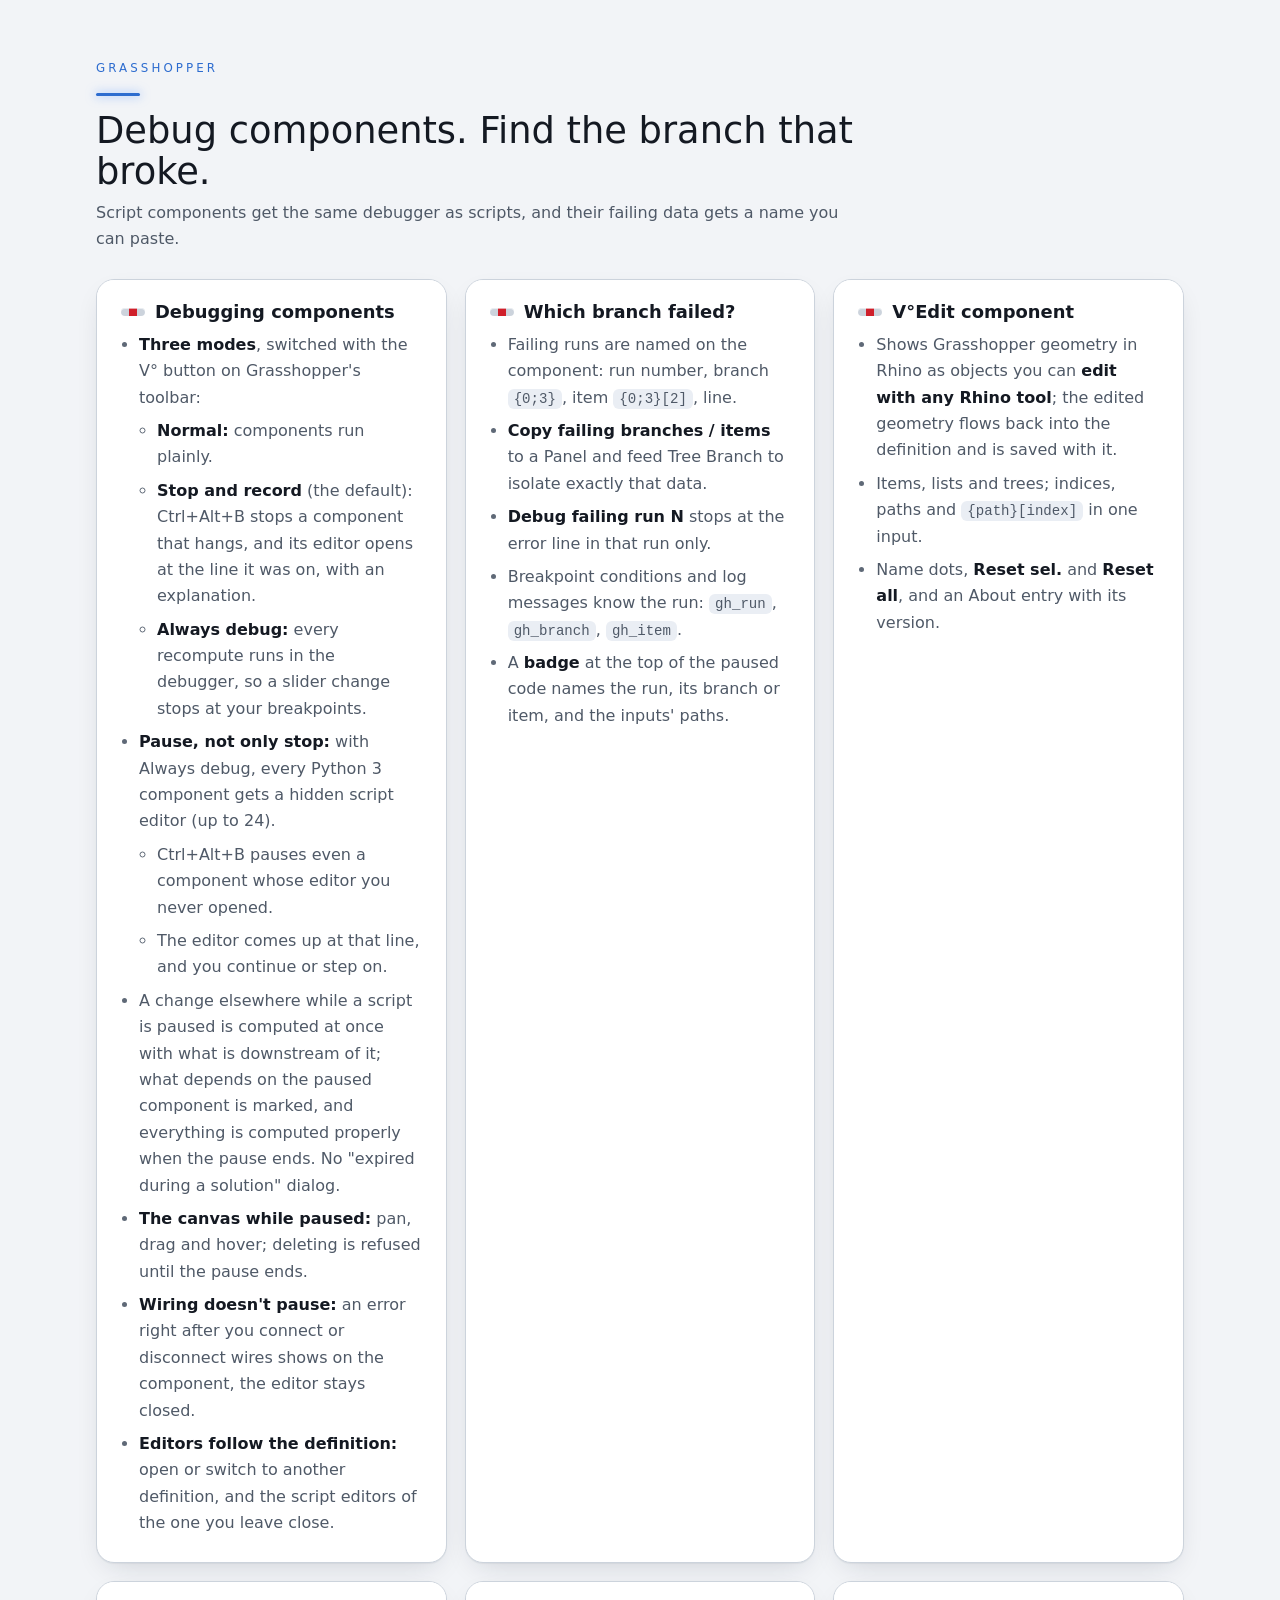
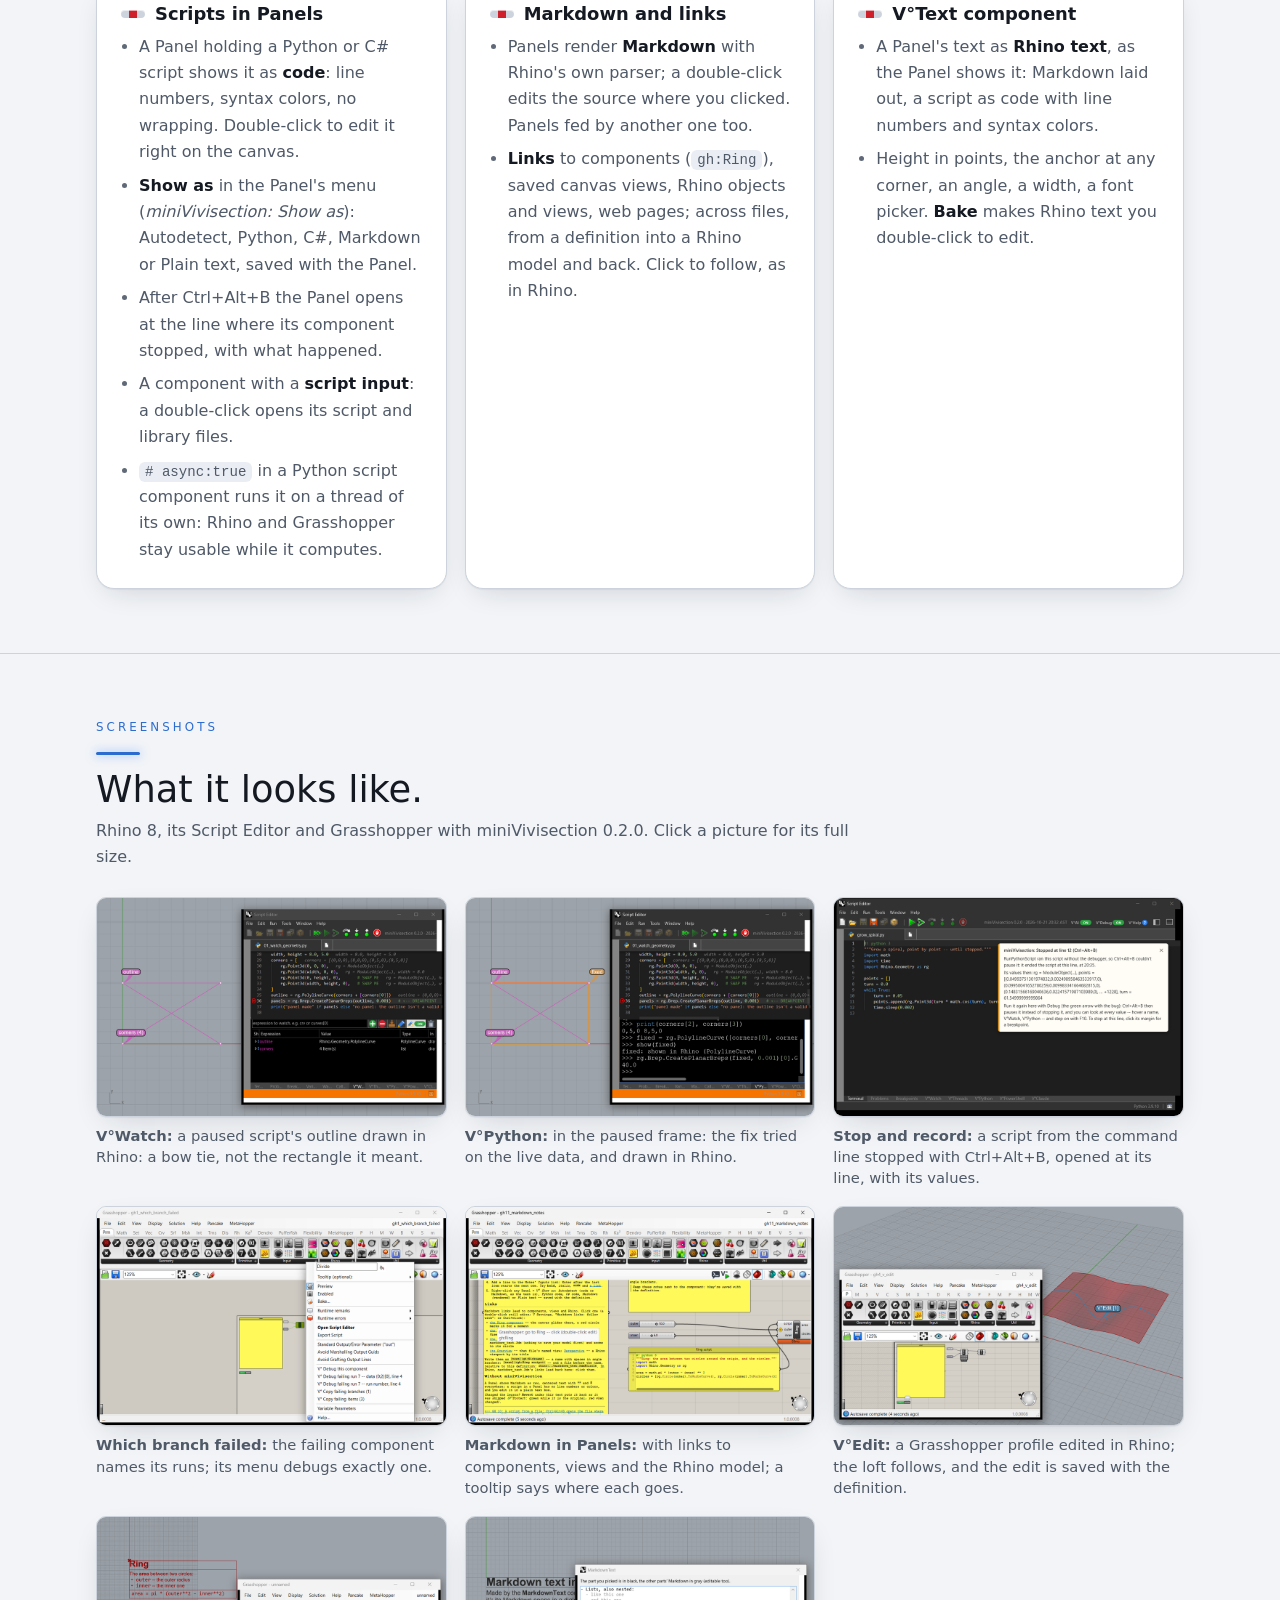
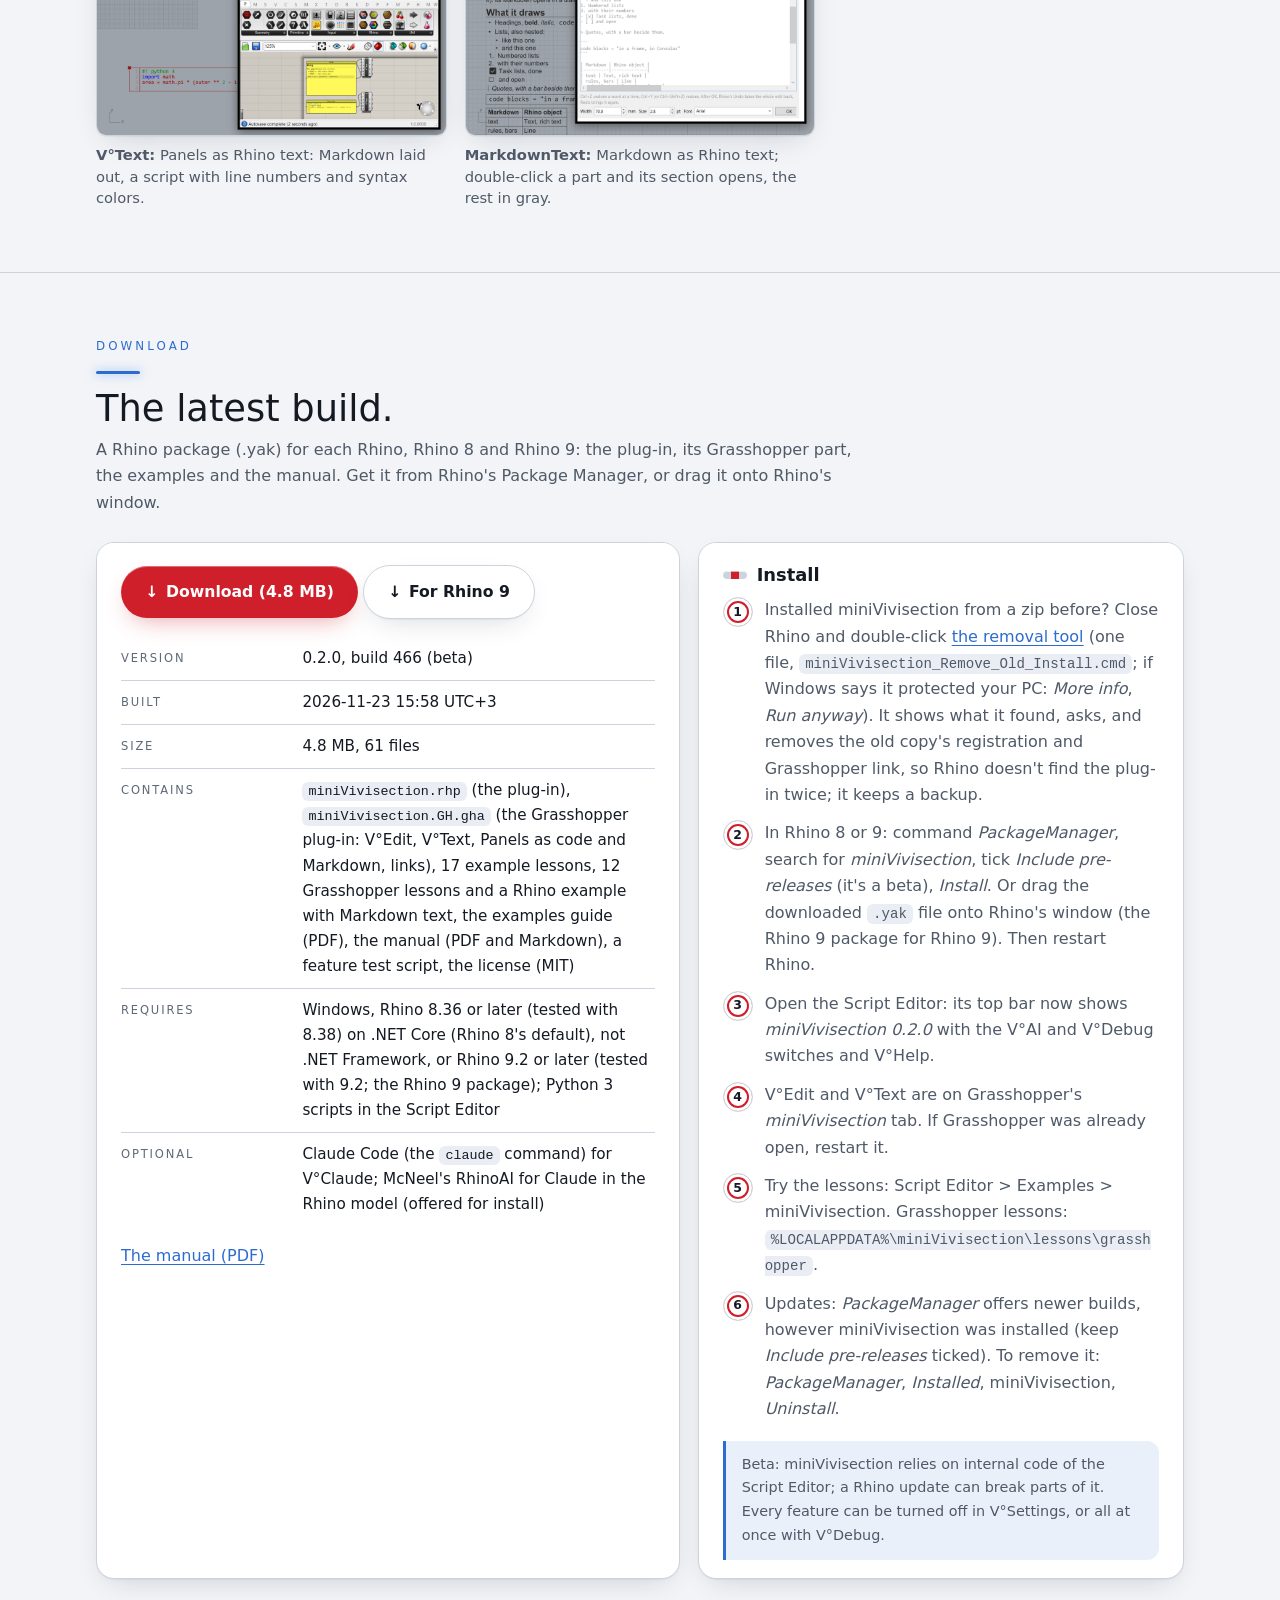
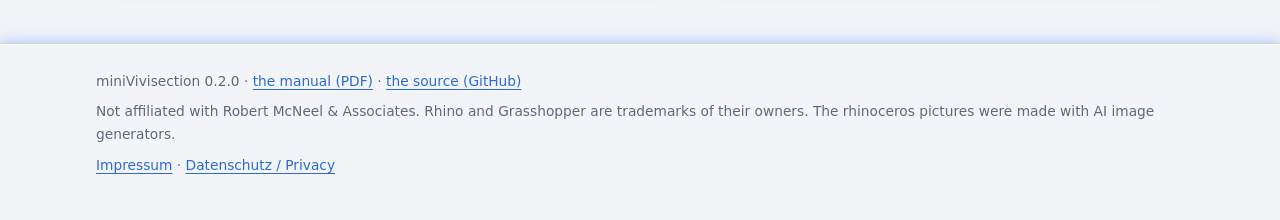
<file: web/pages/orbital-theatre/index.html>
<!doctype html>
<html lang="en">
<head>
<meta charset="utf-8">
<meta name="viewport" content="width=device-width, initial-scale=1">
<title>miniVivisection — see your Rhino script's data while you debug</title>
<meta name="description" content="miniVivisection: see inside your running scripts. A debugger extension for the Script Editor and Grasshopper of Rhino 8 and 9.">
<meta name="color-scheme" content="light dark">
<meta name="robots" content="noindex">  <!-- a style variant of clinical-imaging -->
<meta property="og:type" content="website">
<meta property="og:title" content="miniVivisection — see your Rhino script's data while you debug">
<meta property="og:description" content="miniVivisection: see inside your running scripts. A debugger extension for the Script Editor and Grasshopper of Rhino 8 and 9.">
<meta property="og:image" content="https://restweiss.de/miniVivisection/orbital-theatre/hero.jpg?b=466">
<meta property="og:url" content="https://restweiss.de/miniVivisection/orbital-theatre/">
<link rel="icon" href="data:image/svg+xml,%3Csvg%20xmlns=%27http://www.w3.org/2000/svg%27%20viewBox=%270%200%2032%2032%27%3E%3Crect%20width=%2732%27%20height=%2732%27%20rx=%277%27%20fill=%27%23cf1f2a%27/%3E%3Ctext%20x=%2715%27%20y=%2723%27%20font-family=%27Segoe%20UI,Arial,sans-serif%27%20font-size=%2719%27%20font-weight=%27700%27%20text-anchor=%27middle%27%20fill=%27%23fff%27%3EV%C2%B0%3C/text%3E%3C/svg%3E">
<style>
  /* Orbital theatre: a white hull in orbit, chrome rails, LED light bars, the Earth's blue in the window, one red heart. */
  :root {
    --hull: #f2f4f7;           /* the station's white, in the cool light of the window */
    --panel: #ffffff;
    --panel-2: #f7f9fc;
    --chrome: #ccd3dc;
    --chrome-dark: #5f6977;
    --ink: #141922;
    --ink-soft: #4f5967;
    --ink-faint: #5f6a79;
    --earth: #2d6ccf;          /* the planet, and the daylight it throws in */
    --earth-soft: rgba(45, 108, 207, .10);
    --red: #cf1f2a;            /* the heart, the bands on the instruments */
    --red-ink: #ffffff;
    --red-glow: rgba(207, 31, 42, .45);
    --led: #ffffff;            /* the light strips */
    --led-bar: #2d6ccf;
    --led-glow: rgba(120, 170, 255, .55);
    --code-bg: #eaeef4;
    --display: Bahnschrift, "Avenir Next", "Segoe UI Variable Display", "Segoe UI", system-ui, sans-serif;
    --shadow: 0 1px 1px rgba(20, 30, 50, .05), 0 10px 30px -12px rgba(20, 30, 50, .20);
    --gloss: linear-gradient(180deg, rgba(255, 255, 255, .9), rgba(255, 255, 255, 0) 50%);
  }
  /* Dark: the night side of the orbit -- space outside, the LEDs lit, the planet's glow. */
  @media (prefers-color-scheme: dark) {
    :root:not([data-theme="light"]) {
      --hull: #070b14; --panel: #0f1624; --panel-2: #141c2c; --chrome: #243147; --chrome-dark: #7d8ba3;
      --ink: #e9eef7; --ink-soft: #a8b3c4; --ink-faint: #808c9f; --earth: #6aa6ff; --earth-soft: rgba(106, 166, 255, .12);
      --red: #ff525b; --red-ink: #0b0f18; --red-glow: rgba(255, 82, 91, .4);
      --led: #dfe9ff; --led-bar: #dfe9ff; --led-glow: rgba(120, 170, 255, .45); --code-bg: #1a2335;
      --shadow: 0 1px 1px rgba(0, 0, 0, .4), 0 10px 30px -12px rgba(0, 0, 0, .6);
      --gloss: linear-gradient(180deg, rgba(255, 255, 255, .05), rgba(255, 255, 255, 0) 50%);
    }
  }
  :root[data-theme="dark"] {
    --hull: #070b14; --panel: #0f1624; --panel-2: #141c2c; --chrome: #243147; --chrome-dark: #7d8ba3;
    --ink: #e9eef7; --ink-soft: #a8b3c4; --ink-faint: #808c9f; --earth: #6aa6ff; --earth-soft: rgba(106, 166, 255, .12);
    --red: #ff525b; --red-ink: #0b0f18; --red-glow: rgba(255, 82, 91, .4);
    --led: #dfe9ff; --led-bar: #dfe9ff; --led-glow: rgba(120, 170, 255, .45); --code-bg: #1a2335;
    --shadow: 0 1px 1px rgba(0, 0, 0, .4), 0 10px 30px -12px rgba(0, 0, 0, .6);
    --gloss: linear-gradient(180deg, rgba(255, 255, 255, .05), rgba(255, 255, 255, 0) 50%);
  }

  * { box-sizing: border-box; }
  html { -webkit-text-size-adjust: 100%; scroll-behavior: smooth; }
  body {
    margin: 0;
    color: var(--ink);
    background-color: var(--hull);
    /* the planet's light comes in from the upper right, as in the window */
    background-image: radial-gradient(70rem 44rem at 100% 0%, var(--earth-soft), transparent 70%);
    background-repeat: no-repeat;
    background-attachment: fixed;
    font: 16px/1.65 "Segoe UI Variable Text", "Segoe UI", system-ui, -apple-system, Roboto, sans-serif;
  }
  h1, h2, h3 { font-family: var(--display); margin: 0; line-height: 1.12; }
  a { color: var(--earth); text-underline-offset: 3px; }
  a:focus-visible { outline: 2px solid currentColor; outline-offset: 2px; }
  .btn.primary:focus-visible { outline-color: var(--red); }
  code { font: .88em/1.4 "Cascadia Mono", Consolas, monospace; background: var(--code-bg); padding: 2px 6px; border-radius: 6px; overflow-wrap: anywhere; }
  .wrap { max-width: 1120px; margin: 0 auto; padding: 0 16px; }

  /* a light strip: the bars that run along the station's walls */
  .led-bar { display: block; width: 44px; height: 3px; border-radius: 2px; background: var(--led-bar); box-shadow: 0 0 10px 1px var(--led-glow); }
  .led-dot {
    display: inline-block; width: 8px; height: 8px; border-radius: 50%; background: var(--led); vertical-align: middle; flex: none;
    box-shadow: 0 0 0 2px var(--panel), 0 0 0 3px var(--chrome), 0 0 10px 2px var(--led-glow);
  }
  .led-dot.red { background: var(--red); box-shadow: 0 0 0 2px var(--panel), 0 0 0 3px var(--chrome), 0 0 10px 2px var(--red-glow); }

  /* the top bar: a chrome rail with a light strip under it */
  header.top {
    position: sticky; top: 0; z-index: 5;
    background: color-mix(in srgb, var(--panel) 86%, transparent);
    backdrop-filter: blur(12px); -webkit-backdrop-filter: blur(12px);
    border-bottom: 1px solid var(--chrome);
    box-shadow: 0 1px 0 var(--led), 0 2px 12px var(--led-glow);
  }
  header.top .wrap { display: flex; align-items: center; justify-content: space-between; padding-top: 14px; padding-bottom: 14px; }
  .brand { display: flex; align-items: center; gap: 12px; font-family: var(--display); font-weight: 600; font-size: 1.1rem; letter-spacing: .03em; }
  nav a { margin-left: 22px; text-decoration: none; color: var(--ink-soft); font-family: var(--display); font-size: .86rem; letter-spacing: .12em; text-transform: uppercase; }
  nav a:hover { color: var(--earth); }
  /* phones: the nav as a wrapped row under the name */
  @media (max-width: 680px) { header.top { position: static; } header.top .wrap { flex-wrap: wrap; row-gap: 8px; } nav { display: flex; flex-wrap: wrap; gap: 4px 18px; width: 100%; } nav a { margin-left: 0; } }

  /* the hero: first the window, then the briefing beside a status panel */
  .hero { padding: 26px 0 0; }
  .window { margin: 0 auto; max-width: 1120px; padding: 0 16px; }
  .window .pane {
    position: relative; overflow: hidden; border-radius: 28px; background: #151f28;
    border: 1px solid var(--chrome);
    box-shadow: 0 0 0 6px var(--panel), 0 0 0 7px var(--chrome), var(--shadow);
  }
  .window img { width: 100%; height: auto; display: block; }
  .window figcaption { margin: 16px 8px 0; text-align: right; font-family: var(--display); font-size: .74rem; letter-spacing: .18em; text-transform: uppercase; color: var(--ink-faint); }
  @media (max-width: 680px) { .window .pane { border-radius: 16px; box-shadow: 0 0 0 4px var(--panel), 0 0 0 5px var(--chrome), var(--shadow); } }

  .hero-text { display: grid; grid-template-columns: minmax(0, 1.5fr) minmax(280px, .8fr); gap: 40px; align-items: start; padding: 44px 16px 14px; }
  @media (max-width: 860px) { .hero-text { grid-template-columns: 1fr; gap: 28px; } }
  .eyebrow { font-family: var(--display); font-weight: 500; font-size: .74rem; letter-spacing: .26em; text-transform: uppercase; color: var(--earth); }
  .hero h1 { font-size: clamp(2.3rem, 5.4vw, 3.9rem); font-weight: 300; letter-spacing: .005em; margin: 12px 0 16px; }
  .hero h1 em { font-style: normal; font-weight: 600; color: var(--red); }
  .hero p.lead { font-size: 1.1rem; color: var(--ink-soft); margin: 0 0 26px; max-width: 640px; }
  .actions { display: flex; flex-wrap: wrap; gap: 12px; }
  .btn {
    display: inline-flex; max-width: 100%; overflow-wrap: anywhere; align-items: center; gap: 10px;
    padding: 13px 24px; border-radius: 999px; font-weight: 600; text-decoration: none; font-size: .98rem;
    transition: transform .15s ease, box-shadow .15s ease;
  }
  .btn.primary { background: var(--red); color: var(--red-ink); box-shadow: inset 0 1px 0 rgba(255, 255, 255, .35), 0 10px 24px -10px var(--red-glow); }
  .btn.primary:hover { transform: translateY(-1px); box-shadow: inset 0 1px 0 rgba(255, 255, 255, .35), 0 14px 28px -10px var(--red-glow); }
  .btn.ghost { background: var(--panel); color: var(--ink); border: 1px solid var(--chrome); box-shadow: var(--shadow); }
  .btn.ghost:hover { transform: translateY(-1px); border-color: var(--chrome-dark); }

  /* the status panel: a readout on the hull, every line with its LED */
  .status { background: var(--panel); border: 1px solid var(--chrome); border-radius: 18px; padding: 18px 22px 8px; box-shadow: var(--shadow); position: relative; overflow: hidden; }
  .status::before { content: ""; position: absolute; inset: 0 0 auto 0; height: 50%; background: var(--gloss); pointer-events: none; }
  .status > * { position: relative; }
  .status .status-head { display: flex; align-items: center; gap: 12px; font-family: var(--display); font-size: .74rem; letter-spacing: .22em; text-transform: uppercase; color: var(--ink-faint); padding-bottom: 12px; border-bottom: 1px solid var(--chrome); }
  .status dl { margin: 0; }
  .status dl > div { display: grid; grid-template-columns: 34% 1fr; gap: 12px; align-items: baseline; padding: 11px 0; border-bottom: 1px solid var(--chrome); }
  .status dl > div:last-child { border-bottom: 0; }
  .status dt { font-family: var(--display); font-size: .72rem; letter-spacing: .16em; text-transform: uppercase; color: var(--chrome-dark); }
  .status dd { margin: 0; font-size: .95rem; color: var(--ink); display: flex; align-items: center; gap: 12px; }

  section { padding: 64px 0; }
  section + section { border-top: 1px solid var(--chrome); }
  .section-head { margin-bottom: 26px; max-width: 760px; }
  .section-head .eyebrow { display: block; margin-bottom: 14px; }
  .section-head .led-bar { margin-bottom: 14px; }
  .section-head h2 { font-size: clamp(1.8rem, 3.4vw, 2.3rem); font-weight: 300; }
  .section-head p { color: var(--ink-soft); margin: 8px 0 0; }
  #why .section-head { margin-bottom: 0; }

  /* hull panels: white, a chrome hairline, a gloss; each title with an instrument's red band */
  .cards { display: grid; grid-template-columns: repeat(auto-fill, minmax(min(300px, 100%), 1fr)); gap: 18px; }
  .card {
    position: relative; overflow: hidden;
    background: var(--panel); border: 1px solid var(--chrome); border-radius: 18px; padding: 22px 24px 18px;
    box-shadow: var(--shadow);
  }
  .card::before { content: ""; position: absolute; inset: 0 0 auto 0; height: 50%; background: var(--gloss); pointer-events: none; }
  .card > * { position: relative; }
  .card h3 { font-size: 1.12rem; font-weight: 600; margin-bottom: 10px; display: flex; align-items: center; gap: 10px; }
  .card h3::before {
    content: ""; flex: none; width: 24px; height: 8px; border-radius: 4px;
    background: linear-gradient(90deg, var(--chrome) 0 33%, var(--red) 33% 67%, var(--chrome) 67%);
    box-shadow: inset 0 1px 0 rgba(255, 255, 255, .6);
  }
  .card ul { margin: 0; padding-left: 18px; color: var(--ink-soft); }
  .card li { margin: 7px 0; }
  .card li::marker { color: var(--chrome-dark); }
  .card li strong { color: var(--ink); font-weight: 600; }

  .download { display: grid; grid-template-columns: 1.2fr 1fr; gap: 18px; }
  @media (max-width: 880px) { .download { grid-template-columns: 1fr; } }
  .spec { width: 100%; border-collapse: collapse; margin: 18px 0 16px; font-size: .95rem; }
  .spec td { padding: 9px 0; border-bottom: 1px solid var(--chrome); vertical-align: top; }
  .spec tr:last-child td { border-bottom: 0; }
  .spec td:first-child { width: 34%; font-family: var(--display); color: var(--chrome-dark); text-transform: uppercase; font-size: .72rem; letter-spacing: .16em; padding-top: 12px; }
  .spec td:last-child { color: var(--ink); }
  /* the steps: ports in the hull, each with a red ring */
  ol.steps { margin: 0; padding: 0; list-style: none; counter-reset: step; color: var(--ink-soft); }
  ol.steps li { counter-increment: step; position: relative; padding-left: 42px; margin: 12px 0; }
  ol.steps li::before {
    content: counter(step); position: absolute; left: 0; top: 0;
    width: 28px; height: 28px; border-radius: 50%; display: grid; place-items: center;
    font: 600 .78rem/1 var(--display); color: var(--ink);
    background: var(--panel); border: 1px solid var(--chrome);
    box-shadow: inset 0 0 0 3px var(--panel), inset 0 0 0 5px var(--red);
  }
  .note { margin-top: 18px; font-size: .9rem; color: var(--ink-soft); padding: 12px 16px; border-left: 3px solid var(--earth); border-radius: 0 12px 12px 0; background: var(--earth-soft); }

  footer { border-top: 1px solid var(--chrome); box-shadow: inset 0 1px 0 var(--led), 0 -2px 12px var(--led-glow); padding: 26px 0 44px; color: var(--ink-faint); font-size: .86rem; }
  footer .wrap { display: flex; flex-wrap: wrap; gap: 8px 26px; justify-content: space-between; }
  .shots { display: grid; grid-template-columns: repeat(auto-fill, minmax(min(300px, 100%), 1fr)); gap: 18px; }
  .shots figure { margin: 0; }
  .shots img { width: 100%; height: auto; display: block; border-radius: 10px; border: 1px solid var(--chrome); box-shadow: var(--shadow); }
  .shots figcaption { color: var(--ink-soft); font-size: .92rem; line-height: 1.45; margin-top: 8px; }
</style>
</head>
<body>

<header class="top">
  <div class="wrap">
    <div class="brand"><span class="led-dot" aria-hidden="true"></span>miniVivisection</div>
    <nav>
      <a href="#features">Features</a>
      <a href="#grasshopper">Grasshopper</a>
      <a href="#screenshots">Screenshots</a>
      <a href="#download">Download</a>
      <a href="../downloads/miniVivisection_Manual.pdf">Manual</a>
    </nav>
  </div>
</header>

<main>
  <div class="hero">
    <figure class="window">
      <div class="pane">
        <img src="hero.jpg?b=466" width="1536" height="1024" alt="An operating theatre aboard a space station: a white robotic rhinoceros lies on a surgical table with its side opened to show white mechanical organs and a red heart, while two surgeons in white suits work on it. Through the panoramic window, the Earth with its city lights, an astronaut on a tether, and a small rhinoceros in a space suit with a bubble helmet, floating outside and watching.">
      </div>
      <figcaption>Orbital theatre &middot; the patient opened under good light &middot; its twin keeps watch outside</figcaption>
    </figure>
    <div class="wrap hero-text">
      <div>
        <div class="eyebrow">Rhino 8 and 9 &middot; Script Editor &middot; Grasshopper</div>
        <h1>See inside your <em>running</em> scripts.</h1>
        <p class="lead">
          miniVivisection extends the debugger of the Script Editor in Rhino 8 and 9. When a script stops, the geometry in its
          variables appears in Rhino's viewports; you can edit it with Rhino's own tools and send it back into the
          running script. Values show up right in the code, breakpoints get conditions, and Rhino stays usable the whole time.
        </p>
        <div class="actions">
          <a class="btn primary" href="../downloads/minivivisection-0.2.0-beta.466-rh8_36-win.yak" download>&#8595;&ensp;Download 0.2.0 &middot; build 466</a>
          <a class="btn ghost" href="../downloads/miniVivisection_Manual.pdf">Read the manual</a>
        </div>
      </div>
      <aside class="status" aria-label="The current build">
        <div class="status-head"><span class="led-dot" aria-hidden="true"></span>Current build</div>
        <dl>
          <div><dt>Version</dt><dd>0.2.0 &middot; build 466</dd></div>
          <div><dt>Built</dt><dd>2026-11-23 15:58 UTC+3</dd></div>
          <div><dt>Size</dt><dd>4.8 MB &middot; 61 files</dd></div>
          <div><dt>Platform</dt><dd>Windows &middot; Rhino 8 and 9</dd></div>
          <div><dt>Status</dt><dd><span class="led-dot red" aria-hidden="true"></span>beta</dd></div>
        </dl>
      </aside>
    </div>
  </div>

  <section id="why">
    <div class="wrap">
      <div class="section-head">
        <span class="eyebrow">Why</span>
        <span class="led-bar" aria-hidden="true"></span>
        <h2>Rhino's debugger shows text, not shapes.</h2>
        <p>Rhino's debugger can pause a script, but it shows the script's values only as text, such as "Curve" or a list of numbers. While a script is paused, Rhino itself is blocked, so you can't even look around the model. And a script that hangs can only be ended by closing Rhino.</p>
      </div>
    </div>
  </section>

  <section id="features">
    <div class="wrap">
      <div class="section-head">
        <span class="eyebrow">What it does</span>
        <span class="led-bar" aria-hidden="true"></span>
        <h2>Features</h2>
        <p>For Python 3 scripts in the Script Editor of Rhino 8 and 9; most of it also for Grasshopper's script components. Limits: C# and IronPython 2 scripts get a subset. The manual explains each one.</p>
      </div>
      <div class="cards">
        <div class="card">
          <h3>See values while paused</h3>
          <ul>
            <li><strong>V°Watch</strong> draws watched values in Rhino: points, curves, meshes, planes, vectors, with name dots.</li>
            <li><strong>In the code:</strong> values in tooltips and at the ends of lines, what changed since the last pause, a value tree, a preview on hover.</li>
            <li><strong>Edit in Rhino:</strong> move, reshape or rebuild a value with Rhino's tools and write it back into the paused script, with Undo.</li>
            <li><strong>Bake</strong> values into the document, and draw your own types with <strong>visualizers</strong>.</li>
          </ul>
        </div>
        <div class="card">
          <h3>Stop where you want</h3>
          <ul>
            <li><strong>Conditional breakpoints</strong>, hit counts and log messages.</li>
            <li><strong>Break now (Ctrl+Alt+B)</strong> pauses a running script at its next line, even one running on Rhino's UI thread; a sound confirms.</li>
            <li><strong>Stop once per line</strong> for comprehensions and one-line loops.</li>
            <li><strong>Run</strong> runs plainly; <strong>Debug</strong> always runs in the debugger.</li>
            <li><strong>FreePause:</strong> select, measure and run commands while the script waits.</li>
          </ul>
        </div>
        <div class="card">
          <h3>Scripts from the command line</h3>
          <ul>
            <li><strong>Stop and record:</strong> <code>RunPythonScript</code> runs at full speed.
              <ul>
                <li>Ctrl+Alt+B stops it (an error is recorded too).</li>
                <li>The Script Editor then opens it at that line, with the call stack and values of that moment, and an explanation.</li>
              </ul>
            </li>
            <li><strong>Debug mode:</strong> run it in the editor's debugger instead.</li>
          </ul>
        </div>
        <div class="card">
          <h3>Threads</h3>
          <ul>
            <li><strong>V°Threads:</strong> every thread of the script, where it is and what it waits for.</li>
            <li><strong>Where is everyone?</strong> finds hangs and deadlocks while the script runs.</li>
            <li>Watches <strong>in every thread</strong>, and a freeze guard.</li>
          </ul>
        </div>
        <div class="card">
          <h3>Prompts and lessons</h3>
          <ul>
            <li><strong>V°Python</strong> in the paused frame, <strong>V°PowerShell</strong>, and <strong>V°Claude</strong>: debugging with Claude, optionally in the Rhino model through RhinoAI. By default, Claude asks before it runs code. Its edits to a script that is running, paused or stopped at an error wait until the run has ended.</li>
            <li>Syntax colors and font size in all three.</li>
            <li><strong>The V° names:</strong> the mark between V and the name is a setting: °, a bar, or a bar with thin spaces.</li>
            <li><strong>Lessons</strong>, your own copies:
              <ul>
                <li><strong>17 lessons</strong> in the editor's Examples tab, each with a bug the debugger helps find.</li>
                <li><strong>12 Grasshopper lessons</strong> (.gh definitions).</li>
                <li>A Rhino model with Markdown text and links.</li>
              </ul>
            </li>
          </ul>
        </div>
        <div class="card">
          <h3>Markdown text in Rhino</h3>
          <ul>
            <li><strong>MarkdownText</strong> makes Markdown into Rhino text: headings, bold, italic, code, lists, task boxes, quotes, code blocks, tables.</li>
            <li><strong>Double-click</strong> any part to edit its Markdown, the caret at that part; the same objects are updated in place, and changes made in Rhino are taken back in. In the editor, Undo goes back a word at a time; in Rhino, one Undo takes the whole edit back.</li>
            <li><strong>Links</strong> to Rhino objects and named views, and into Grasshopper definitions: <strong>click</strong> one to follow it (or Ctrl+click, a setting); a hint by the mouse says where it goes. Blue words with a line under them; the color, the line's thickness and its distance from the text are settings.</li>
          </ul>
        </div>
      </div>
    </div>
  </section>

  <section id="grasshopper">
    <div class="wrap">
      <div class="section-head">
        <span class="eyebrow">Grasshopper</span>
        <span class="led-bar" aria-hidden="true"></span>
        <h2>Debug components. Find the branch that broke.</h2>
        <p>Script components get the same debugger as scripts, and their failing data gets a name you can paste.</p>
      </div>
      <div class="cards">
        <div class="card">
          <h3>Debugging components</h3>
          <ul>
            <li><strong>Three modes</strong>, switched with the V° button on Grasshopper's toolbar:
              <ul>
                <li><strong>Normal:</strong> components run plainly.</li>
                <li><strong>Stop and record</strong> (the default): Ctrl+Alt+B stops a component that hangs, and its editor opens at the line it was on, with an explanation.</li>
                <li><strong>Always debug:</strong> every recompute runs in the debugger, so a slider change stops at your breakpoints.</li>
              </ul>
            </li>
            <li><strong>Pause, not only stop:</strong> with Always debug, every Python 3 component gets a hidden script editor (up to 24).
              <ul>
                <li>Ctrl+Alt+B pauses even a component whose editor you never opened.</li>
                <li>The editor comes up at that line, and you continue or step on.</li>
              </ul>
            </li>
            <li>A change elsewhere while a script is paused is computed at once with what is downstream of it; what depends on the paused component is marked, and everything is computed properly when the pause ends. No "expired during a solution" dialog.</li>
            <li><strong>The canvas while paused:</strong> pan, drag and hover; deleting is refused until the pause ends.</li>
            <li><strong>Wiring doesn't pause:</strong> an error right after you connect or disconnect wires shows on the component, the editor stays closed.</li>
            <li><strong>Editors follow the definition:</strong> open or switch to another definition, and the script editors of the one you leave close.</li>
          </ul>
        </div>
        <div class="card">
          <h3>Which branch failed?</h3>
          <ul>
            <li>Failing runs are named on the component: run number, branch <code>{0;3}</code>, item <code>{0;3}[2]</code>, line.</li>
            <li><strong>Copy failing branches / items</strong> to a Panel and feed Tree Branch to isolate exactly that data.</li>
            <li><strong>Debug failing run N</strong> stops at the error line in that run only.</li>
            <li>Breakpoint conditions and log messages know the run: <code>gh_run</code>, <code>gh_branch</code>, <code>gh_item</code>.</li>
            <li>A <strong>badge</strong> at the top of the paused code names the run, its branch or item, and the inputs' paths.</li>
          </ul>
        </div>
        <div class="card">
          <h3>V°Edit component</h3>
          <ul>
            <li>Shows Grasshopper geometry in Rhino as objects you can <strong>edit with any Rhino tool</strong>; the edited geometry flows back into the definition and is saved with it.</li>
            <li>Items, lists and trees; indices, paths and <code>{path}[index]</code> in one input.</li>
            <li>Name dots, <strong>Reset sel.</strong> and <strong>Reset all</strong>, and an About entry with its version.</li>
          </ul>
        </div>
        <div class="card">
          <h3>Scripts in Panels</h3>
          <ul>
            <li>A Panel holding a Python or C# script shows it as <strong>code</strong>: line numbers, syntax colors, no wrapping. Double-click to edit it right on the canvas.</li>
            <li><strong>Show as</strong> in the Panel's menu (<em>miniVivisection: Show as</em>): Autodetect, Python, C#, Markdown or Plain text, saved with the Panel.</li>
            <li>After Ctrl+Alt+B the Panel opens at the line where its component stopped, with what happened.</li>
            <li>A component with a <strong>script input</strong>: a double-click opens its script and library files.</li>
            <li><code># async:true</code> in a Python script component runs it on a thread of its own: Rhino and Grasshopper stay usable while it computes.</li>
          </ul>
        </div>
        <div class="card">
          <h3>Markdown and links</h3>
          <ul>
            <li>Panels render <strong>Markdown</strong> with Rhino's own parser; a double-click edits the source where you clicked. Panels fed by another one too.</li>
            <li><strong>Links</strong> to components (<code>gh:Ring</code>), saved canvas views, Rhino objects and views, web pages; across files, from a definition into a Rhino model and back. Click to follow, as in Rhino.</li>
          </ul>
        </div>
        <div class="card">
          <h3>V°Text component</h3>
          <ul>
            <li>A Panel's text as <strong>Rhino text</strong>, as the Panel shows it: Markdown laid out, a script as code with line numbers and syntax colors.</li>
            <li>Height in points, the anchor at any corner, an angle, a width, a font picker. <strong>Bake</strong> makes Rhino text you double-click to edit.</li>
          </ul>
        </div>
      </div>
    </div>
  </section>

  <section id="screenshots">
    <div class="wrap">
      <div class="section-head">
        <span class="eyebrow">Screenshots</span>
        <span class="led-bar" aria-hidden="true"></span>
        <h2>What it looks like.</h2>
        <p>Rhino 8, its Script Editor and Grasshopper with miniVivisection 0.2.0. Click a picture for its full size.</p>
      </div>
      <div class="shots">
        <figure><a href="../screenshots/01_watch_values_in_rhino.png?b=466"><img src="../screenshots/01_watch_values_in_rhino.png?b=466" width="960" height="600" loading="lazy" alt="Rhino's Top view with a magenta bow-tie outline and the name dots outline and corners; over it the Script Editor paused at a breakpoint, its V°Watch tab listing outline and corners."></a><figcaption><strong>V°Watch:</strong> a paused script's outline drawn in Rhino: a bow tie, not the rectangle it meant.</figcaption></figure>
        <figure><a href="../screenshots/03_python_in_the_paused_frame.png?b=466"><img src="../screenshots/03_python_in_the_paused_frame.png?b=466" width="960" height="600" loading="lazy" alt="The Script Editor's V°Python tab: the swapped corners printed, a fixed outline built and shown; in Rhino an orange rectangle named fixed over the bow tie."></a><figcaption><strong>V°Python:</strong> in the paused frame: the fix tried on the live data, and drawn in Rhino.</figcaption></figure>
        <figure><a href="../screenshots/04_stop_and_record.png?b=466"><img src="../screenshots/04_stop_and_record.png?b=466" width="960" height="600" loading="lazy" alt="The Script Editor opened at line 12 of grow_spiral.py, a script with an endless loop that RunPythonScript ran and Ctrl+Alt+B stopped; an overlay says Stopped at line 12 and lists the values of points and turn at that moment."></a><figcaption><strong>Stop and record:</strong> a script from the command line stopped with Ctrl+Alt+B, opened at its line, with its values.</figcaption></figure>
        <figure><a href="../screenshots/05_which_branch_failed.png?b=466"><img src="../screenshots/05_which_branch_failed.png?b=466" width="960" height="600" loading="lazy" alt="Grasshopper: a red Divide component and its right-click menu with miniVivisection's items, Debug failing run 7 -- data {0;2}[0], line 4, and Copy failing branches."></a><figcaption><strong>Which branch failed:</strong> the failing component names its runs; its menu debugs exactly one.</figcaption></figure>
        <figure><a href="../screenshots/09_markdown_panel_links.png?b=466"><img src="../screenshots/09_markdown_panel_links.png?b=466" width="960" height="600" loading="lazy" alt="Grasshopper Panels rendered as Markdown with headings, lists and links; a tooltip over a link reads Grasshopper: go to Ring -- click."></a><figcaption><strong>Markdown in Panels:</strong> with links to components, views and the Rhino model; a tooltip says where each goes.</figcaption></figure>
        <figure><a href="../screenshots/11_v_edit.png?b=466"><img src="../screenshots/11_v_edit.png?b=466" width="960" height="600" loading="lazy" alt="Rhino's Perspective view with a red lofted surface and one blue profile curve marked by the name dot V°Edit [1]; over it the Grasshopper window with the V°Edit component between Profiles and Loft, showing 1 in Rhino."></a><figcaption><strong>V°Edit:</strong> a Grasshopper profile edited in Rhino; the loft follows, and the edit is saved with the definition.</figcaption></figure>
        <figure><a href="../screenshots/12_v_text.png?b=466"><img src="../screenshots/12_v_text.png?b=466" width="960" height="600" loading="lazy" alt="Rhino's Top view with a Markdown note and a Python script drawn as text; a Grasshopper window with the two Panels feeding V°Text components."></a><figcaption><strong>V°Text:</strong> Panels as Rhino text: Markdown laid out, a script with line numbers and syntax colors.</figcaption></figure>
        <figure><a href="../screenshots/14_markdown_text_dialog.png?b=466"><img src="../screenshots/14_markdown_text_dialog.png?b=466" width="960" height="600" loading="lazy" alt="Markdown text in Rhino with the MarkdownText dialog over it: the nested list in black at the caret, the rest of the Markdown gray, width, size and font below."></a><figcaption><strong>MarkdownText:</strong> Markdown as Rhino text; double-click a part and its section opens, the rest in gray.</figcaption></figure>
      </div>
    </div>
  </section>

  <section id="download">
    <div class="wrap">
      <div class="section-head">
        <span class="eyebrow">Download</span>
        <span class="led-bar" aria-hidden="true"></span>
        <h2>The latest build.</h2>
        <p>A Rhino package (.yak) for each Rhino, Rhino 8 and Rhino 9: the plug-in, its Grasshopper part, the examples and the manual. Get it from Rhino's Package Manager, or drag it onto Rhino's window.</p>
      </div>
      <div class="download">
        <div class="card">
          <a class="btn primary" href="../downloads/minivivisection-0.2.0-beta.466-rh8_36-win.yak" download>&#8595;&ensp;Download (4.8 MB)</a>
          <a class="btn ghost" href="../downloads/minivivisection-0.2.0-beta.466-rh9_2-win.yak" download>&#8595;&ensp;For Rhino 9</a>
          <table class="spec">
            <tr><td>Version</td><td>0.2.0, build 466 (beta)</td></tr>
            <tr><td>Built</td><td>2026-11-23 15:58 UTC+3</td></tr>
            <tr><td>Size</td><td>4.8 MB, 61 files</td></tr>
            <tr><td>Contains</td><td><code>miniVivisection.rhp</code> (the plug-in), <code>miniVivisection.GH.gha</code> (the Grasshopper plug-in: V°Edit, V°Text, Panels as code and Markdown, links), 17 example lessons, 12 Grasshopper lessons and a Rhino example with Markdown text, the examples guide (PDF), the manual (PDF and Markdown), a feature test script, the license (MIT)</td></tr>
            <tr><td>Requires</td><td>Windows, Rhino 8.36 or later (tested with 8.38) on .NET Core (Rhino 8's default), not .NET Framework, or Rhino 9.2 or later (tested with 9.2; the Rhino 9 package); Python 3 scripts in the Script Editor</td></tr>
            <tr><td>Optional</td><td>Claude Code (the <code>claude</code> command) for V°Claude; McNeel's RhinoAI for Claude in the Rhino model (offered for install)</td></tr>
          </table>
          <a href="../downloads/miniVivisection_Manual.pdf">The manual (PDF)</a>
        </div>
        <div class="card">
          <h3>Install</h3>
          <ol class="steps">
            <li>Installed miniVivisection from a zip before? Close Rhino and double-click <a href="../downloads/miniVivisection_Remove_Old_Install.cmd" download>the removal tool</a> (one file, <code>miniVivisection_Remove_Old_Install.cmd</code>; if Windows says it protected your PC: <em>More info</em>, <em>Run anyway</em>). It shows what it found, asks, and removes the old copy's registration and Grasshopper link, so Rhino doesn't find the plug-in twice; it keeps a backup.</li>
            <li>In Rhino 8 or 9: command <em>PackageManager</em>, search for <em>miniVivisection</em>, tick <em>Include pre-releases</em> (it's a beta), <em>Install</em>. Or drag the downloaded <code>.yak</code> file onto Rhino's window (the Rhino 9 package for Rhino 9). Then restart Rhino.</li>
            <li>Open the Script Editor: its top bar now shows <em>miniVivisection 0.2.0</em> with the V°AI and V°Debug switches and V°Help.</li>
            <li>V°Edit and V°Text are on Grasshopper's <em>miniVivisection</em> tab. If Grasshopper was already open, restart it.</li>
            <li>Try the lessons: Script Editor &gt; Examples &gt; miniVivisection. Grasshopper lessons: <code>%LOCALAPPDATA%\miniVivisection\lessons\grasshopper</code>.</li>
            <li>Updates: <em>PackageManager</em> offers newer builds, however miniVivisection was installed (keep <em>Include pre-releases</em> ticked). To remove it: <em>PackageManager</em>, <em>Installed</em>, miniVivisection, <em>Uninstall</em>.</li>
          </ol>
          <div class="note">Beta: miniVivisection relies on internal code of the Script Editor; a Rhino update can break parts of it. Every feature can be turned off in V°Settings, or all at once with V°Debug.</div>
        </div>
      </div>
    </div>
  </section>
</main>

<footer>
  <div class="wrap">
    <span>miniVivisection 0.2.0 &middot; <a href="../downloads/miniVivisection_Manual.pdf">the manual (PDF)</a> &middot; <a href="https://github.com/ristflo/miniVivisection">the source (GitHub)</a></span>
    <span>Not affiliated with Robert McNeel &amp; Associates. Rhino and Grasshopper are trademarks of their owners. The rhinoceros pictures were made with AI image generators.</span>
    <span><a href="../impressum.html">Impressum</a> &middot; <a href="../datenschutz.html">Datenschutz / Privacy</a></span>
  </div>
</footer>

</body>
</html>
</file>
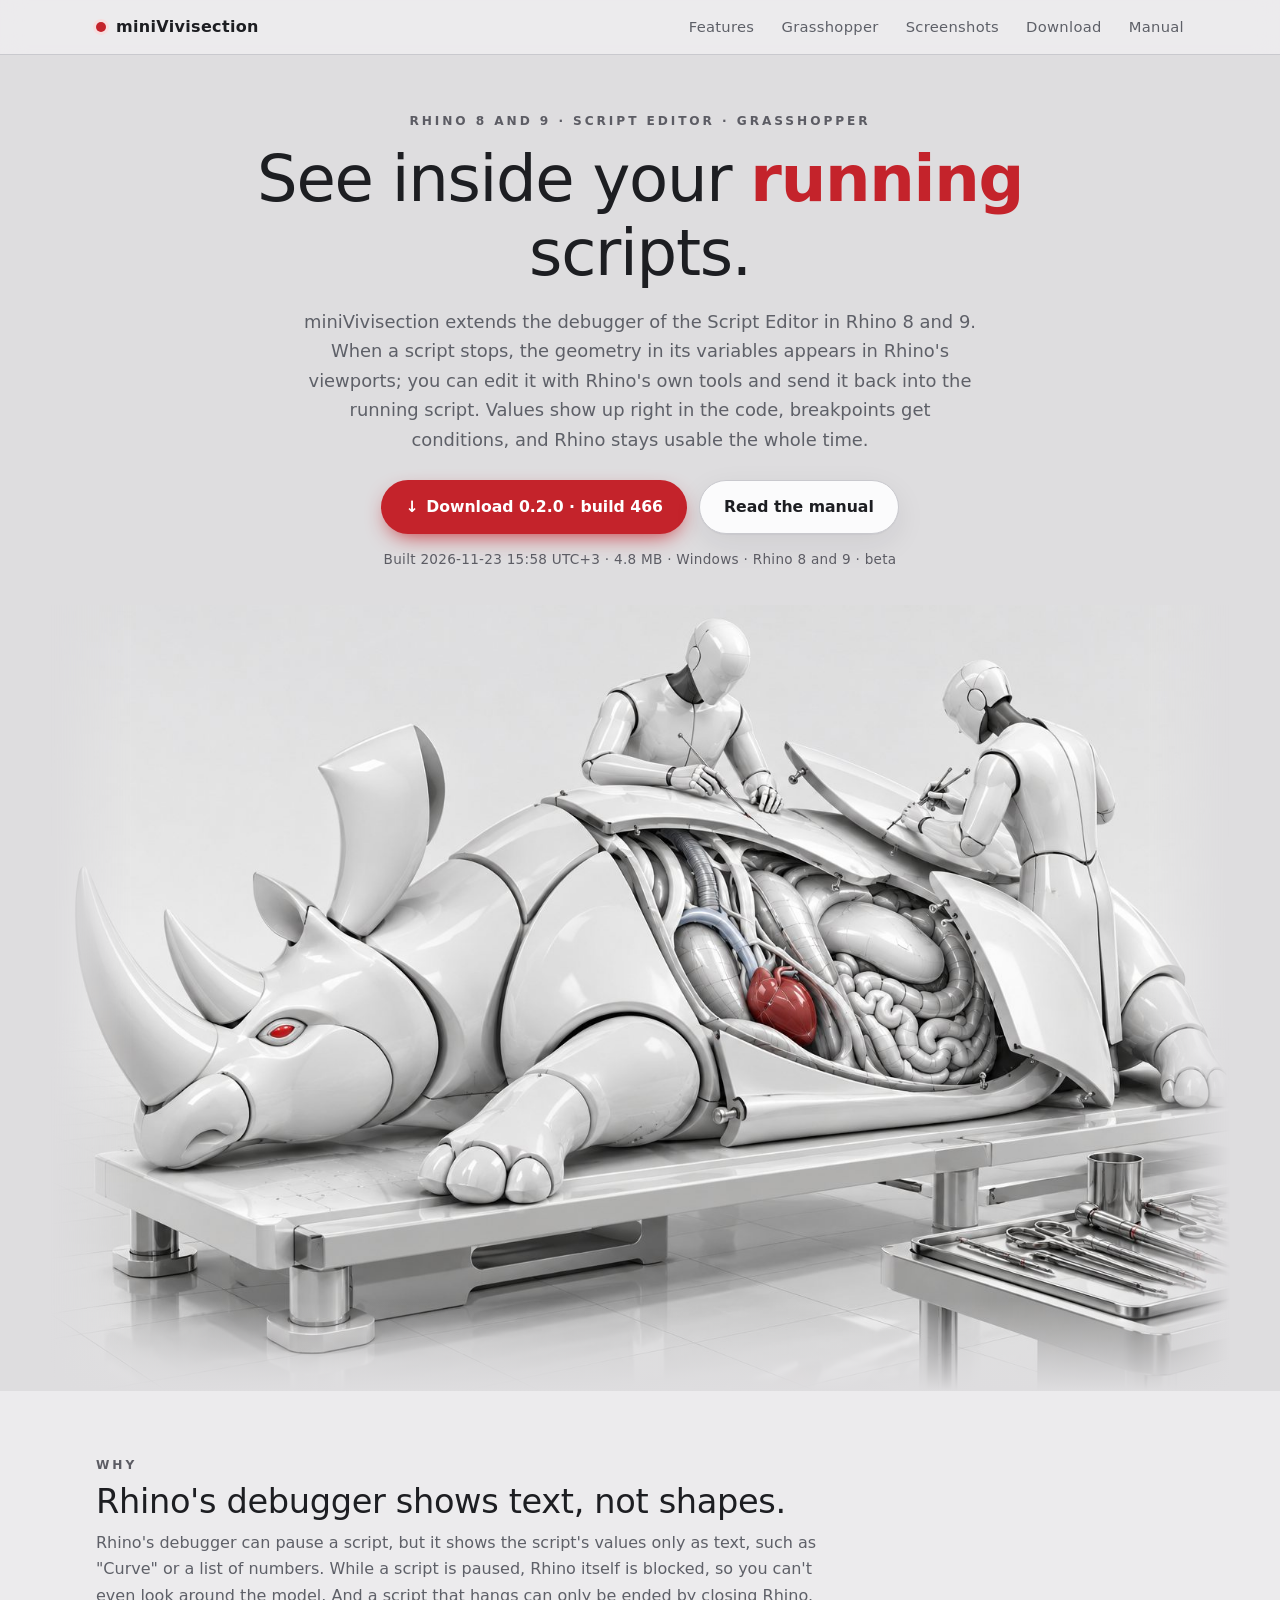
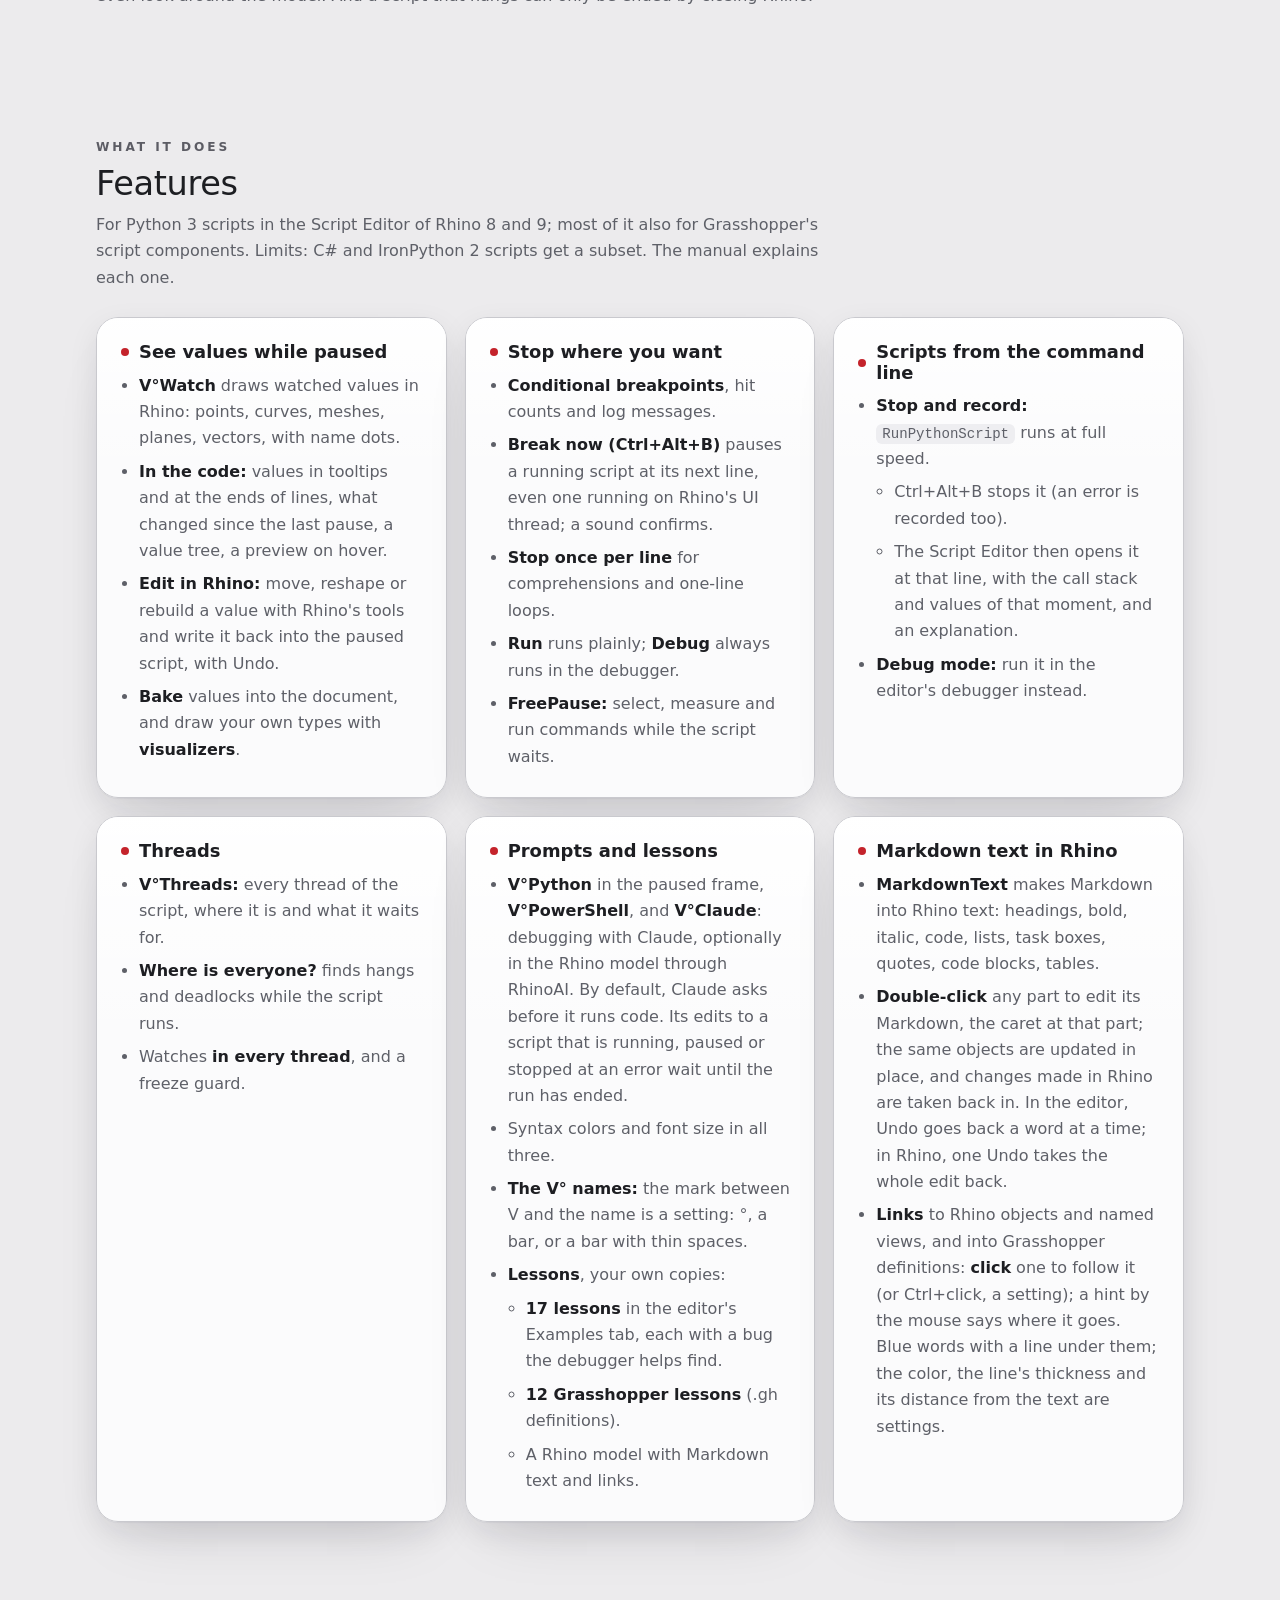
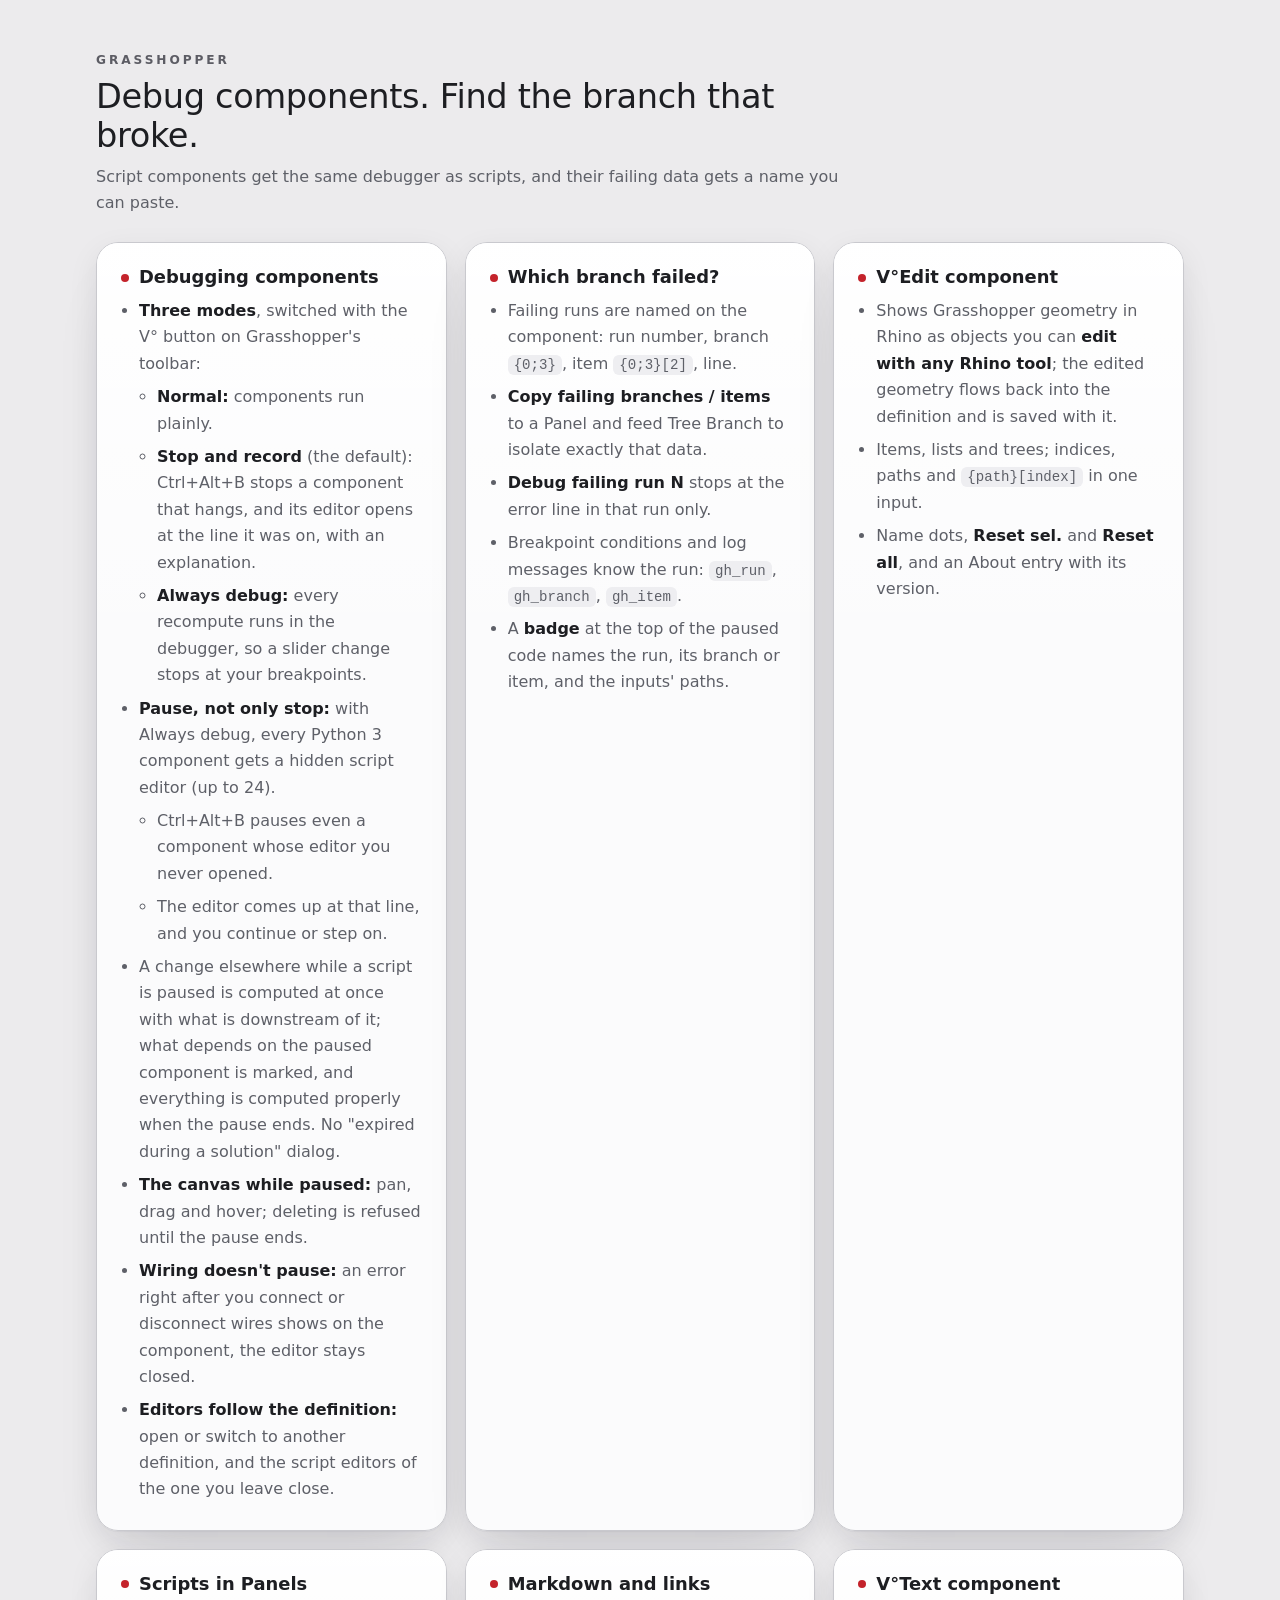
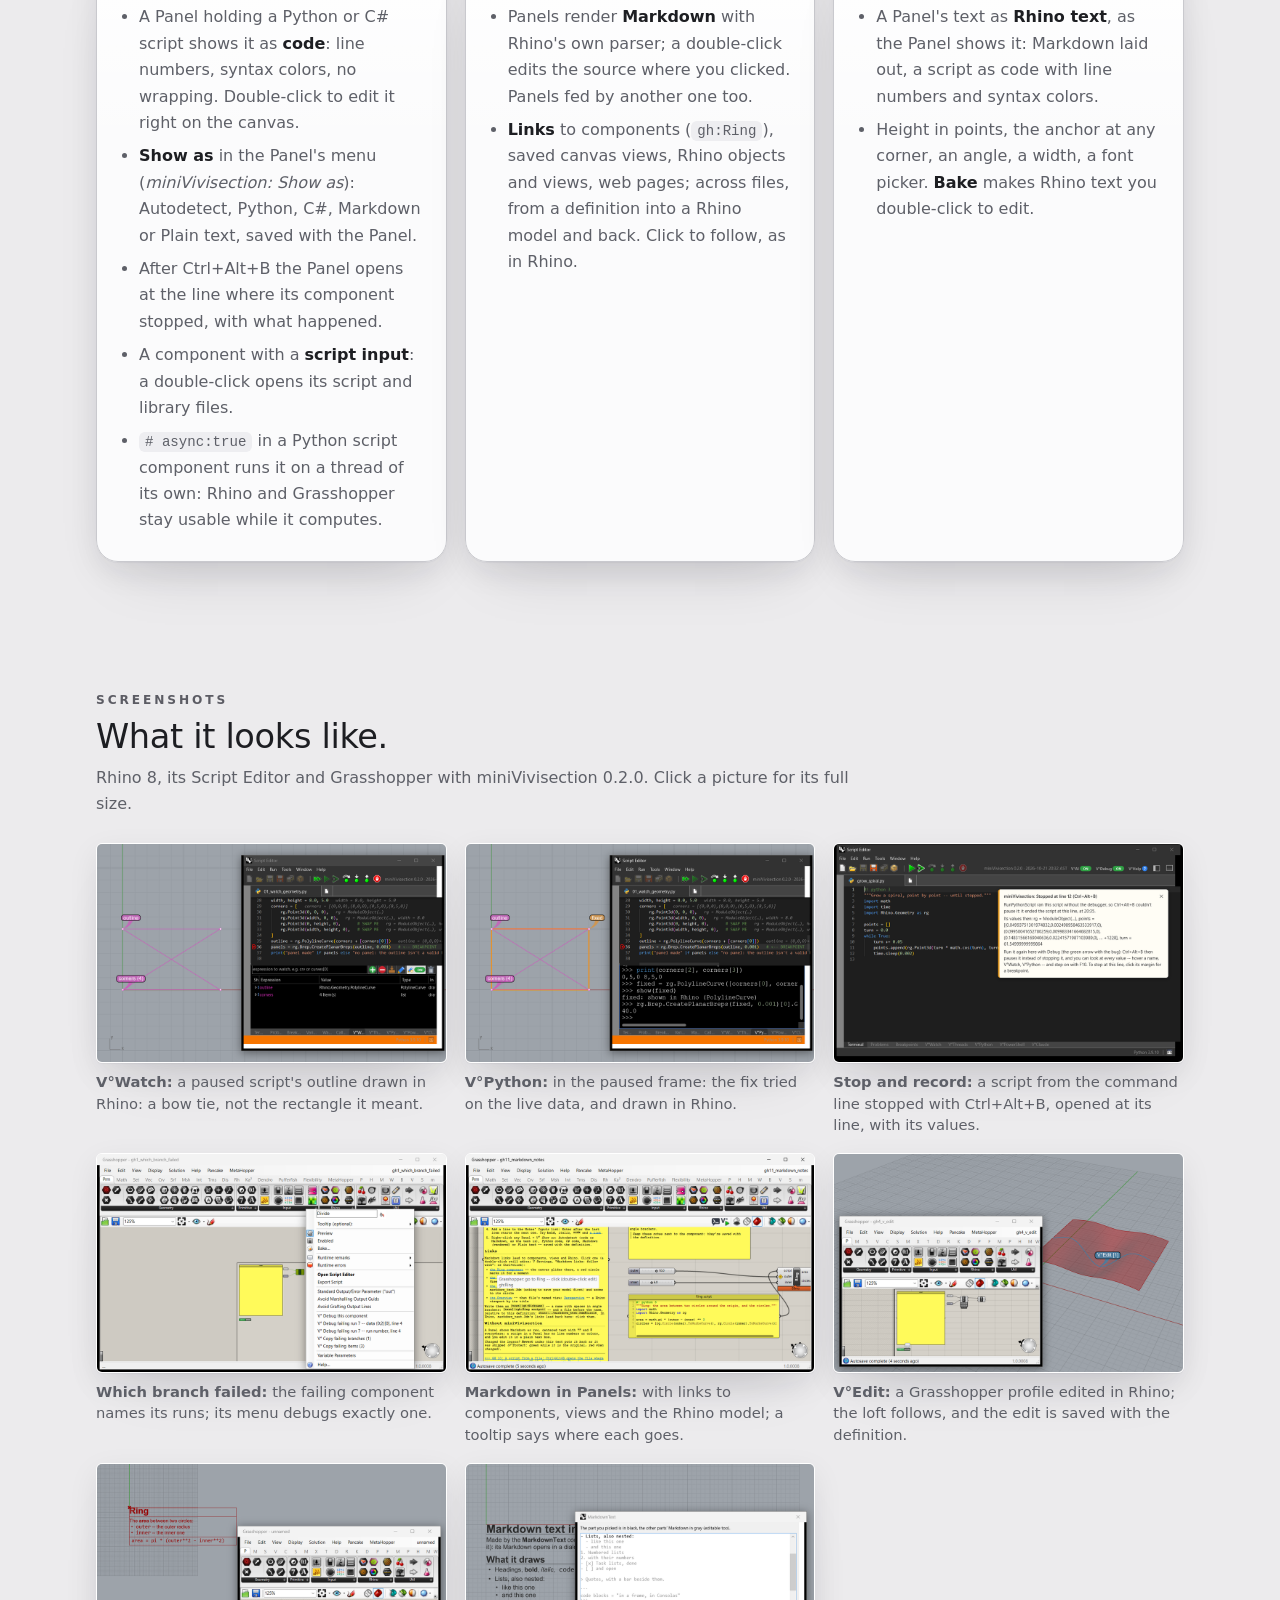
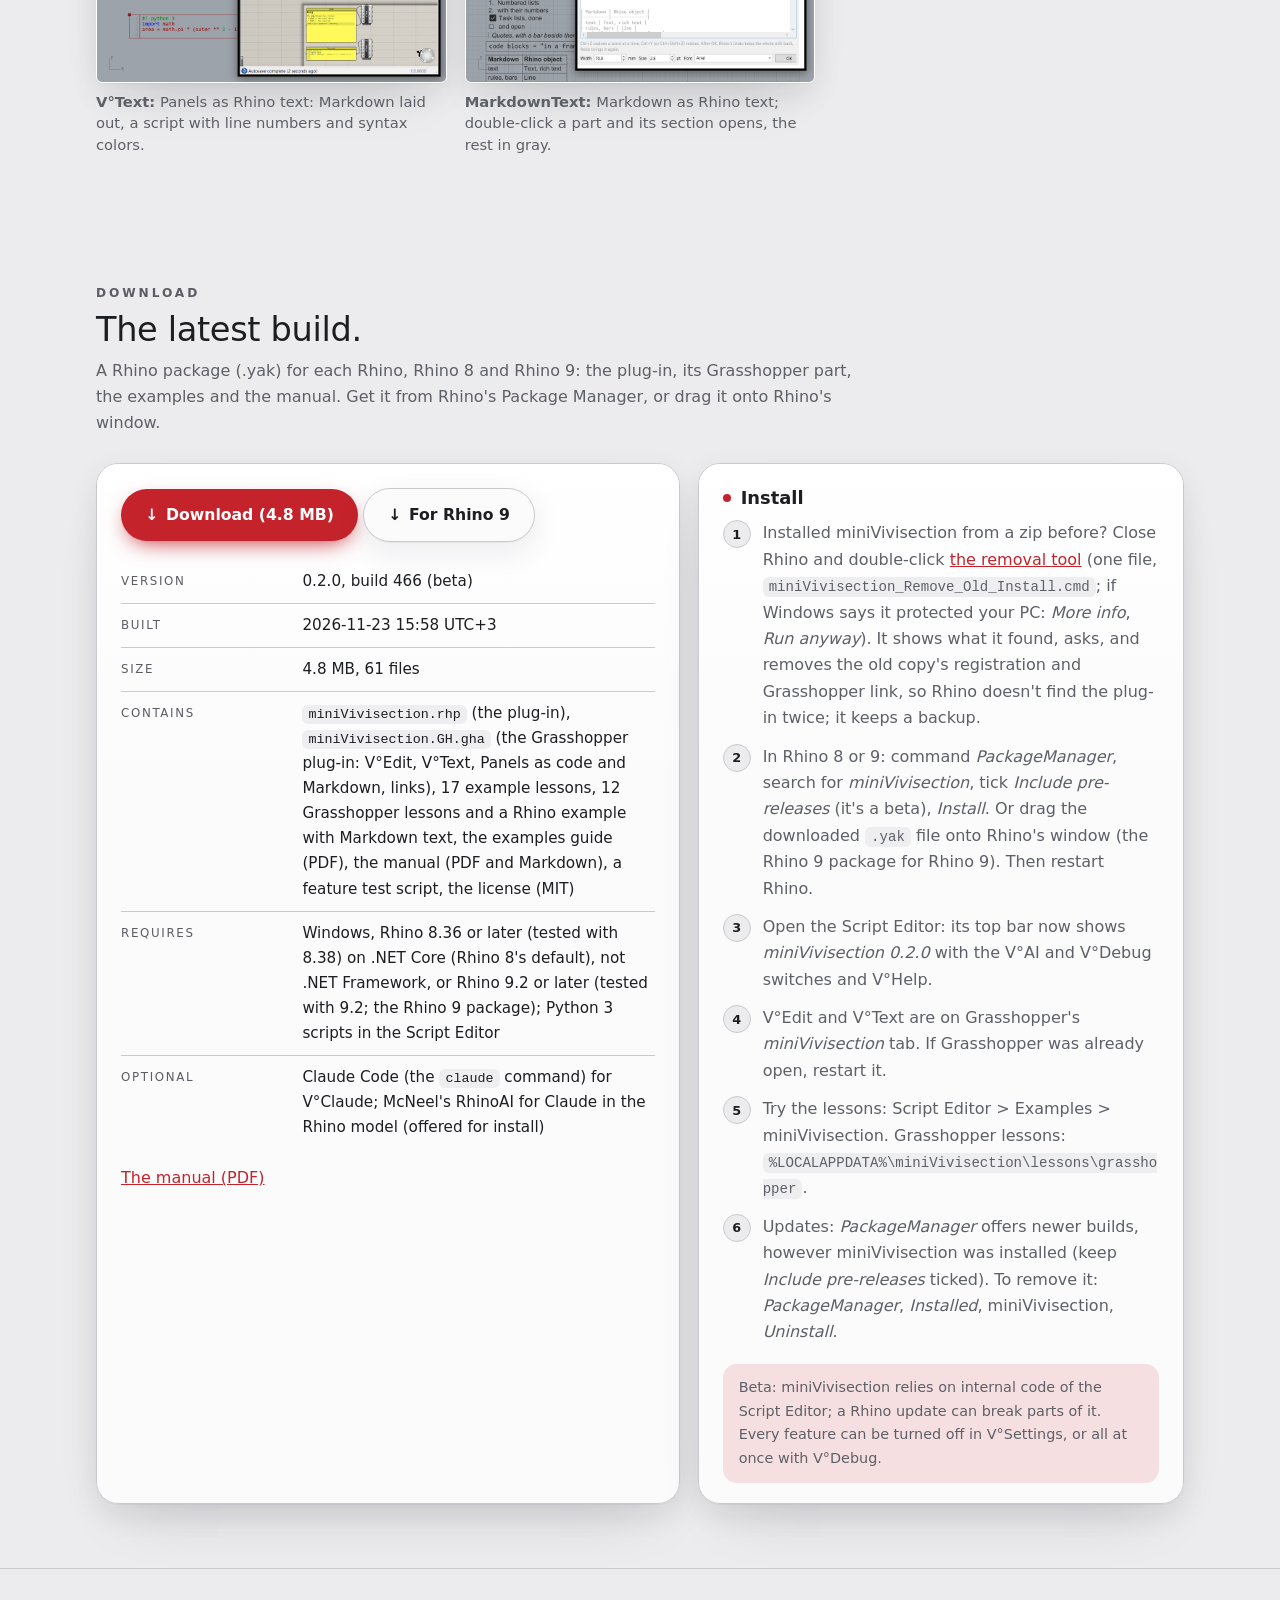
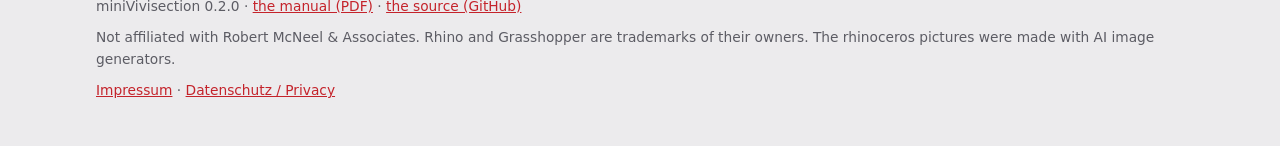
<file: web/pages/porcelain-futurism/index.html>
<!doctype html>
<html lang="en">
<head>
<meta charset="utf-8">
<meta name="viewport" content="width=device-width, initial-scale=1">
<title>miniVivisection — see your Rhino script's data while you debug</title>
<meta name="description" content="miniVivisection: see inside your running scripts. A debugger extension for the Script Editor and Grasshopper of Rhino 8 and 9.">
<meta name="color-scheme" content="light dark">
<meta name="robots" content="noindex">  <!-- a style variant of clinical-imaging -->
<meta property="og:type" content="website">
<meta property="og:title" content="miniVivisection — see your Rhino script's data while you debug">
<meta property="og:description" content="miniVivisection: see inside your running scripts. A debugger extension for the Script Editor and Grasshopper of Rhino 8 and 9.">
<meta property="og:image" content="https://restweiss.de/miniVivisection/porcelain-futurism/hero.jpg?b=466">
<meta property="og:url" content="https://restweiss.de/miniVivisection/porcelain-futurism/">
<link rel="icon" href="data:image/svg+xml,%3Csvg%20xmlns=%27http://www.w3.org/2000/svg%27%20viewBox=%270%200%2032%2032%27%3E%3Crect%20width=%2732%27%20height=%2732%27%20rx=%277%27%20fill=%27%23c4232b%27/%3E%3Ctext%20x=%2715%27%20y=%2723%27%20font-family=%27Segoe%20UI,Arial,sans-serif%27%20font-size=%2719%27%20font-weight=%27700%27%20text-anchor=%27middle%27%20fill=%27%23fff%27%3EV%C2%B0%3C/text%3E%3C/svg%3E">
<style>
  :root {
    --bg: #ecebed;
    --bg-hero: #dedddf;        /* the image's own backdrop */
    --porcelain: #fbfbfc;
    --porcelain-edge: #ffffff;
    --chrome: #c9c9ce;
    --chrome-dark: #5c5c64;
    --ink: #1d1e22;
    --ink-soft: #5e6068;
    --red: #c4232b;            /* the heart */
    --red-ink: #ffffff;
    --red-soft: #f6dfe0;
    --code-bg: #eeeef1;
    --shadow: 0 1px 1px rgba(30, 30, 40, .04), 0 10px 30px rgba(30, 30, 40, .08), 0 30px 60px -30px rgba(30, 30, 40, .18);
    --gloss: linear-gradient(180deg, rgba(255,255,255,.95) 0%, rgba(255,255,255,0) 55%);
  }
  @media (prefers-color-scheme: dark) {
    :root:not([data-theme="light"]) {
      --bg: #131417; --bg-hero: #1a1b1f; --porcelain: #1e2024; --porcelain-edge: #2a2c31;
      --chrome: #33353b; --chrome-dark: #8b8e98; --ink: #ecedf0; --ink-soft: #a3a6b0;
      --red: #ef4a52; --red-ink: #131417; --red-soft: #3a1d20; --code-bg: #26282d;
      --shadow: 0 1px 1px rgba(0,0,0,.3), 0 10px 30px rgba(0,0,0,.35);
      --gloss: linear-gradient(180deg, rgba(255,255,255,.06) 0%, rgba(255,255,255,0) 55%);
    }
  }
  :root[data-theme="dark"] {
    --bg: #131417; --bg-hero: #1a1b1f; --porcelain: #1e2024; --porcelain-edge: #2a2c31;
    --chrome: #33353b; --chrome-dark: #8b8e98; --ink: #ecedf0; --ink-soft: #a3a6b0;
    --red: #ef4a52; --red-ink: #131417; --red-soft: #3a1d20; --code-bg: #26282d;
    --shadow: 0 1px 1px rgba(0,0,0,.3), 0 10px 30px rgba(0,0,0,.35);
    --gloss: linear-gradient(180deg, rgba(255,255,255,.06) 0%, rgba(255,255,255,0) 55%);
  }

  * { box-sizing: border-box; }
  html { -webkit-text-size-adjust: 100%; }
  body {
    margin: 0;
    background: var(--bg);
    color: var(--ink);
    font: 16px/1.65 "Segoe UI Variable Text", "Segoe UI", system-ui, -apple-system, Roboto, sans-serif;
  }
  h1, h2, h3 { font-family: "Segoe UI Variable Display", "Segoe UI", system-ui, sans-serif; margin: 0; line-height: 1.15; }
  a { color: var(--red); }
  a:focus-visible { outline: 2px solid currentColor; outline-offset: 2px; }
  .btn.primary:focus-visible { outline-color: var(--red); }
  code { font: .88em/1.4 "Cascadia Mono", Consolas, monospace; background: var(--code-bg); padding: 2px 6px; border-radius: 6px; overflow-wrap: anywhere; }
  .wrap { max-width: 1120px; margin: 0 auto; padding: 0 16px; }

  /* top bar: a frosted porcelain strip */
  header.top {
    position: sticky; top: 0; z-index: 5;
    background: color-mix(in srgb, var(--bg) 82%, transparent);
    backdrop-filter: blur(12px); -webkit-backdrop-filter: blur(12px);
    border-bottom: 1px solid var(--chrome);
  }
  header.top .wrap { display: flex; align-items: center; justify-content: space-between; padding-top: 14px; padding-bottom: 14px; }
  .brand { display: flex; align-items: center; gap: 10px; font-weight: 600; letter-spacing: .02em; }
  .brand .dot { width: 10px; height: 10px; border-radius: 50%; background: var(--red); box-shadow: 0 0 0 3px var(--red-soft); }
  nav a { margin-left: 22px; text-decoration: none; color: var(--ink-soft); font-size: .92rem; letter-spacing: .02em; }
  nav a:hover { color: var(--ink); }
  /* phones: the nav as a wrapped row under the name */
  @media (max-width: 640px) { header.top { position: static; } header.top .wrap { flex-wrap: wrap; row-gap: 8px; } nav { display: flex; flex-wrap: wrap; gap: 4px 18px; width: 100%; } nav a { margin-left: 0; } }

  /* hero: the image's own light, the text above it */
  .hero { background: var(--bg-hero); padding: 56px 0 0; overflow: hidden; }
  .hero-text { text-align: center; max-width: 780px; margin: 0 auto; }
  .eyebrow { font-size: .76rem; letter-spacing: .24em; text-transform: uppercase; color: var(--chrome-dark); font-weight: 600; }
  .hero h1 { font-size: clamp(2.3rem, 6vw, 4rem); font-weight: 300; letter-spacing: -.02em; margin: 12px 0 16px; }
  .hero h1 em { font-style: normal; font-weight: 600; color: var(--red); }
  .hero p.lead { font-size: 1.12rem; color: var(--ink-soft); margin: 0 auto 26px; max-width: 680px; }
  .actions { display: flex; flex-wrap: wrap; gap: 12px; justify-content: center; }
  .btn {
    display: inline-flex; max-width: 100%; overflow-wrap: anywhere; align-items: center; gap: 10px;
    padding: 13px 24px; border-radius: 999px; font-weight: 600; text-decoration: none; font-size: .98rem;
    transition: transform .15s ease, box-shadow .15s ease;
  }
  .btn.primary { background: var(--red); color: var(--red-ink); box-shadow: 0 8px 22px -8px var(--red); }
  .btn.primary:hover { transform: translateY(-1px); box-shadow: 0 12px 26px -8px var(--red); }
  .btn.ghost { background: var(--porcelain); color: var(--ink); border: 1px solid var(--chrome); box-shadow: var(--shadow); }
  .btn.ghost:hover { transform: translateY(-1px); }
  .meta { font-size: .85rem; color: var(--chrome-dark); margin-top: 14px; letter-spacing: .02em; }
  .hero figure { margin: 34px auto 0; max-width: 1180px; position: relative; }
  .hero figure img {
    width: 100%; height: auto; display: block;
    /* its sides fade into the page's gray: no visible edge */
    -webkit-mask-image: linear-gradient(90deg, transparent 0, #000 7%, #000 93%, transparent 100%);
    mask-image: linear-gradient(90deg, transparent 0, #000 7%, #000 93%, transparent 100%);
  }
  @media (prefers-color-scheme: dark) {
    :root:not([data-theme="light"]) .hero figure img { -webkit-mask-image: none; mask-image: none; }
  }
  :root[data-theme="dark"] .hero figure img { -webkit-mask-image: none; mask-image: none; }
  /* the image fades into the page below it */
  .hero figure::after { content: ""; position: absolute; left: 0; right: 0; bottom: 0; height: 90px; background: linear-gradient(180deg, transparent, var(--bg-hero)); }
  @media (prefers-color-scheme: dark) {
    :root:not([data-theme="light"]) .hero figure { background: #dedddf; border-radius: 22px; overflow: hidden; margin-left: 16px; margin-right: 16px; }
    :root:not([data-theme="light"]) .hero figure::after { display: none; }
  }
  :root[data-theme="dark"] .hero figure { background: #dedddf; border-radius: 22px; overflow: hidden; margin-left: 16px; margin-right: 16px; }
  :root[data-theme="dark"] .hero figure::after { display: none; }

  section { padding: 64px 0; }
  .section-head { margin-bottom: 26px; max-width: 760px; }
  .section-head .eyebrow { display: block; margin-bottom: 8px; }
  .section-head h2 { font-size: 2.1rem; font-weight: 300; letter-spacing: -.01em; }
  .section-head p { color: var(--ink-soft); margin: 8px 0 0; }
  #why .section-head { margin-bottom: 0; }

  /* porcelain cards: glossy, rounded, a chrome hairline */
  .cards { display: grid; grid-template-columns: repeat(auto-fill, minmax(min(300px, 100%), 1fr)); gap: 18px; }
  .card {
    position: relative; overflow: hidden;
    background: var(--porcelain);
    border: 1px solid var(--porcelain-edge);
    outline: 1px solid var(--chrome); outline-offset: -1px;
    border-radius: 22px; padding: 24px 24px 20px;
    box-shadow: var(--shadow);
  }
  .card::before { content: ""; position: absolute; inset: 0 0 auto 0; height: 60%; background: var(--gloss); pointer-events: none; }
  .card > * { position: relative; }
  .card h3 { font-size: 1.12rem; font-weight: 600; margin-bottom: 10px; display: flex; align-items: center; gap: 10px; }
  .card h3::before { content: ""; width: 8px; height: 8px; border-radius: 50%; background: var(--red); flex: none; }
  .card ul { margin: 0; padding-left: 18px; color: var(--ink-soft); }
  .card li { margin: 7px 0; }
  .card li strong { color: var(--ink); font-weight: 600; }

  .download { display: grid; grid-template-columns: 1.2fr 1fr; gap: 18px; }
  @media (max-width: 880px) { .download { grid-template-columns: 1fr; } }
  .spec { width: 100%; border-collapse: collapse; margin: 18px 0 16px; font-size: .95rem; }
  .spec td { padding: 9px 0; border-bottom: 1px solid var(--chrome); vertical-align: top; }
  .spec tr:last-child td { border-bottom: 0; }
  .spec td:first-child { width: 34%; color: var(--chrome-dark); text-transform: uppercase; font-size: .74rem; letter-spacing: .14em; padding-top: 12px; }
  .spec td:last-child { color: var(--ink); }
  ol.steps { margin: 0; padding: 0; list-style: none; counter-reset: step; color: var(--ink-soft); }
  ol.steps li { counter-increment: step; position: relative; padding-left: 40px; margin: 12px 0; }
  ol.steps li::before {
    content: counter(step); position: absolute; left: 0; top: 0;
    width: 26px; height: 26px; border-radius: 50%; display: grid; place-items: center;
    font-size: .8rem; font-weight: 600; color: var(--ink);
    background: var(--bg); border: 1px solid var(--chrome);
  }
  .note { margin-top: 18px; font-size: .9rem; color: var(--ink-soft); padding: 12px 16px; border-radius: 14px; background: var(--red-soft); }

  footer { border-top: 1px solid var(--chrome); padding: 26px 0 44px; color: var(--chrome-dark); font-size: .86rem; }
  footer .wrap { display: flex; flex-wrap: wrap; gap: 8px 26px; justify-content: space-between; }
  .shots { display: grid; grid-template-columns: repeat(auto-fill, minmax(min(300px, 100%), 1fr)); gap: 18px; }
  .shots figure { margin: 0; }
  .shots img { width: 100%; height: auto; display: block; border-radius: 6px; border: 1px solid var(--porcelain-edge); box-shadow: var(--shadow); }
  .shots figcaption { color: var(--ink-soft); font-size: .92rem; line-height: 1.45; margin-top: 8px; }
</style>
</head>
<body>

<header class="top">
  <div class="wrap">
    <div class="brand"><span class="dot" aria-hidden="true"></span>miniVivisection</div>
    <nav>
      <a href="#features">Features</a>
      <a href="#grasshopper">Grasshopper</a>
      <a href="#screenshots">Screenshots</a>
      <a href="#download">Download</a>
      <a href="../downloads/miniVivisection_Manual.pdf">Manual</a>
    </nav>
  </div>
</header>

<main>
  <div class="hero">
    <div class="wrap">
      <div class="hero-text">
        <div class="eyebrow">Rhino 8 and 9 &middot; Script Editor &middot; Grasshopper</div>
        <h1>See inside your <em>running</em> scripts.</h1>
        <p class="lead">
          miniVivisection extends the debugger of the Script Editor in Rhino 8 and 9. When a script stops, the geometry in its
          variables appears in Rhino's viewports; you can edit it with Rhino's own tools and send it back into the
          running script. Values show up right in the code, breakpoints get conditions, and Rhino stays usable the whole time.
        </p>
        <div class="actions">
          <a class="btn primary" href="../downloads/minivivisection-0.2.0-beta.466-rh8_36-win.yak" download>&#8595;&ensp;Download 0.2.0 &middot; build 466</a>
          <a class="btn ghost" href="../downloads/miniVivisection_Manual.pdf">Read the manual</a>
        </div>
        <div class="meta">Built 2026-11-23 15:58 UTC+3 &middot; 4.8 MB &middot; Windows &middot; Rhino 8 and 9 &middot; beta</div>
      </div>
    </div>
    <figure>
      <img src="hero.jpg?b=466" width="1536" height="1024" alt="A white porcelain robotic rhinoceros lies on a clinical table, its side panels opened to show white mechanical organs and a single red heart, while two white humanoid robots work on it with fine instruments.">
    </figure>
  </div>

  <section id="why">
    <div class="wrap">
      <div class="section-head">
        <span class="eyebrow">Why</span>
        <h2>Rhino's debugger shows text, not shapes.</h2>
        <p>Rhino's debugger can pause a script, but it shows the script's values only as text, such as "Curve" or a list of numbers. While a script is paused, Rhino itself is blocked, so you can't even look around the model. And a script that hangs can only be ended by closing Rhino.</p>
      </div>
    </div>
  </section>

  <section id="features">
    <div class="wrap">
      <div class="section-head">
        <span class="eyebrow">What it does</span>
        <h2>Features</h2>
        <p>For Python 3 scripts in the Script Editor of Rhino 8 and 9; most of it also for Grasshopper's script components. Limits: C# and IronPython 2 scripts get a subset. The manual explains each one.</p>
      </div>
      <div class="cards">
        <div class="card">
          <h3>See values while paused</h3>
          <ul>
            <li><strong>V°Watch</strong> draws watched values in Rhino: points, curves, meshes, planes, vectors, with name dots.</li>
            <li><strong>In the code:</strong> values in tooltips and at the ends of lines, what changed since the last pause, a value tree, a preview on hover.</li>
            <li><strong>Edit in Rhino:</strong> move, reshape or rebuild a value with Rhino's tools and write it back into the paused script, with Undo.</li>
            <li><strong>Bake</strong> values into the document, and draw your own types with <strong>visualizers</strong>.</li>
          </ul>
        </div>
        <div class="card">
          <h3>Stop where you want</h3>
          <ul>
            <li><strong>Conditional breakpoints</strong>, hit counts and log messages.</li>
            <li><strong>Break now (Ctrl+Alt+B)</strong> pauses a running script at its next line, even one running on Rhino's UI thread; a sound confirms.</li>
            <li><strong>Stop once per line</strong> for comprehensions and one-line loops.</li>
            <li><strong>Run</strong> runs plainly; <strong>Debug</strong> always runs in the debugger.</li>
            <li><strong>FreePause:</strong> select, measure and run commands while the script waits.</li>
          </ul>
        </div>
        <div class="card">
          <h3>Scripts from the command line</h3>
          <ul>
            <li><strong>Stop and record:</strong> <code>RunPythonScript</code> runs at full speed.
              <ul>
                <li>Ctrl+Alt+B stops it (an error is recorded too).</li>
                <li>The Script Editor then opens it at that line, with the call stack and values of that moment, and an explanation.</li>
              </ul>
            </li>
            <li><strong>Debug mode:</strong> run it in the editor's debugger instead.</li>
          </ul>
        </div>
        <div class="card">
          <h3>Threads</h3>
          <ul>
            <li><strong>V°Threads:</strong> every thread of the script, where it is and what it waits for.</li>
            <li><strong>Where is everyone?</strong> finds hangs and deadlocks while the script runs.</li>
            <li>Watches <strong>in every thread</strong>, and a freeze guard.</li>
          </ul>
        </div>
        <div class="card">
          <h3>Prompts and lessons</h3>
          <ul>
            <li><strong>V°Python</strong> in the paused frame, <strong>V°PowerShell</strong>, and <strong>V°Claude</strong>: debugging with Claude, optionally in the Rhino model through RhinoAI. By default, Claude asks before it runs code. Its edits to a script that is running, paused or stopped at an error wait until the run has ended.</li>
            <li>Syntax colors and font size in all three.</li>
            <li><strong>The V° names:</strong> the mark between V and the name is a setting: °, a bar, or a bar with thin spaces.</li>
            <li><strong>Lessons</strong>, your own copies:
              <ul>
                <li><strong>17 lessons</strong> in the editor's Examples tab, each with a bug the debugger helps find.</li>
                <li><strong>12 Grasshopper lessons</strong> (.gh definitions).</li>
                <li>A Rhino model with Markdown text and links.</li>
              </ul>
            </li>
          </ul>
        </div>
        <div class="card">
          <h3>Markdown text in Rhino</h3>
          <ul>
            <li><strong>MarkdownText</strong> makes Markdown into Rhino text: headings, bold, italic, code, lists, task boxes, quotes, code blocks, tables.</li>
            <li><strong>Double-click</strong> any part to edit its Markdown, the caret at that part; the same objects are updated in place, and changes made in Rhino are taken back in. In the editor, Undo goes back a word at a time; in Rhino, one Undo takes the whole edit back.</li>
            <li><strong>Links</strong> to Rhino objects and named views, and into Grasshopper definitions: <strong>click</strong> one to follow it (or Ctrl+click, a setting); a hint by the mouse says where it goes. Blue words with a line under them; the color, the line's thickness and its distance from the text are settings.</li>
          </ul>
        </div>
      </div>
    </div>
  </section>

  <section id="grasshopper">
    <div class="wrap">
      <div class="section-head">
        <span class="eyebrow">Grasshopper</span>
        <h2>Debug components. Find the branch that broke.</h2>
        <p>Script components get the same debugger as scripts, and their failing data gets a name you can paste.</p>
      </div>
      <div class="cards">
        <div class="card">
          <h3>Debugging components</h3>
          <ul>
            <li><strong>Three modes</strong>, switched with the V° button on Grasshopper's toolbar:
              <ul>
                <li><strong>Normal:</strong> components run plainly.</li>
                <li><strong>Stop and record</strong> (the default): Ctrl+Alt+B stops a component that hangs, and its editor opens at the line it was on, with an explanation.</li>
                <li><strong>Always debug:</strong> every recompute runs in the debugger, so a slider change stops at your breakpoints.</li>
              </ul>
            </li>
            <li><strong>Pause, not only stop:</strong> with Always debug, every Python 3 component gets a hidden script editor (up to 24).
              <ul>
                <li>Ctrl+Alt+B pauses even a component whose editor you never opened.</li>
                <li>The editor comes up at that line, and you continue or step on.</li>
              </ul>
            </li>
            <li>A change elsewhere while a script is paused is computed at once with what is downstream of it; what depends on the paused component is marked, and everything is computed properly when the pause ends. No "expired during a solution" dialog.</li>
            <li><strong>The canvas while paused:</strong> pan, drag and hover; deleting is refused until the pause ends.</li>
            <li><strong>Wiring doesn't pause:</strong> an error right after you connect or disconnect wires shows on the component, the editor stays closed.</li>
            <li><strong>Editors follow the definition:</strong> open or switch to another definition, and the script editors of the one you leave close.</li>
          </ul>
        </div>
        <div class="card">
          <h3>Which branch failed?</h3>
          <ul>
            <li>Failing runs are named on the component: run number, branch <code>{0;3}</code>, item <code>{0;3}[2]</code>, line.</li>
            <li><strong>Copy failing branches / items</strong> to a Panel and feed Tree Branch to isolate exactly that data.</li>
            <li><strong>Debug failing run N</strong> stops at the error line in that run only.</li>
            <li>Breakpoint conditions and log messages know the run: <code>gh_run</code>, <code>gh_branch</code>, <code>gh_item</code>.</li>
            <li>A <strong>badge</strong> at the top of the paused code names the run, its branch or item, and the inputs' paths.</li>
          </ul>
        </div>
        <div class="card">
          <h3>V°Edit component</h3>
          <ul>
            <li>Shows Grasshopper geometry in Rhino as objects you can <strong>edit with any Rhino tool</strong>; the edited geometry flows back into the definition and is saved with it.</li>
            <li>Items, lists and trees; indices, paths and <code>{path}[index]</code> in one input.</li>
            <li>Name dots, <strong>Reset sel.</strong> and <strong>Reset all</strong>, and an About entry with its version.</li>
          </ul>
        </div>
        <div class="card">
          <h3>Scripts in Panels</h3>
          <ul>
            <li>A Panel holding a Python or C# script shows it as <strong>code</strong>: line numbers, syntax colors, no wrapping. Double-click to edit it right on the canvas.</li>
            <li><strong>Show as</strong> in the Panel's menu (<em>miniVivisection: Show as</em>): Autodetect, Python, C#, Markdown or Plain text, saved with the Panel.</li>
            <li>After Ctrl+Alt+B the Panel opens at the line where its component stopped, with what happened.</li>
            <li>A component with a <strong>script input</strong>: a double-click opens its script and library files.</li>
            <li><code># async:true</code> in a Python script component runs it on a thread of its own: Rhino and Grasshopper stay usable while it computes.</li>
          </ul>
        </div>
        <div class="card">
          <h3>Markdown and links</h3>
          <ul>
            <li>Panels render <strong>Markdown</strong> with Rhino's own parser; a double-click edits the source where you clicked. Panels fed by another one too.</li>
            <li><strong>Links</strong> to components (<code>gh:Ring</code>), saved canvas views, Rhino objects and views, web pages; across files, from a definition into a Rhino model and back. Click to follow, as in Rhino.</li>
          </ul>
        </div>
        <div class="card">
          <h3>V°Text component</h3>
          <ul>
            <li>A Panel's text as <strong>Rhino text</strong>, as the Panel shows it: Markdown laid out, a script as code with line numbers and syntax colors.</li>
            <li>Height in points, the anchor at any corner, an angle, a width, a font picker. <strong>Bake</strong> makes Rhino text you double-click to edit.</li>
          </ul>
        </div>
      </div>
    </div>
  </section>

  <section id="screenshots">
    <div class="wrap">
      <div class="section-head">
        <span class="eyebrow">Screenshots</span>
        <h2>What it looks like.</h2>
        <p>Rhino 8, its Script Editor and Grasshopper with miniVivisection 0.2.0. Click a picture for its full size.</p>
      </div>
      <div class="shots">
        <figure><a href="../screenshots/01_watch_values_in_rhino.png?b=466"><img src="../screenshots/01_watch_values_in_rhino.png?b=466" width="960" height="600" loading="lazy" alt="Rhino's Top view with a magenta bow-tie outline and the name dots outline and corners; over it the Script Editor paused at a breakpoint, its V°Watch tab listing outline and corners."></a><figcaption><strong>V°Watch:</strong> a paused script's outline drawn in Rhino: a bow tie, not the rectangle it meant.</figcaption></figure>
        <figure><a href="../screenshots/03_python_in_the_paused_frame.png?b=466"><img src="../screenshots/03_python_in_the_paused_frame.png?b=466" width="960" height="600" loading="lazy" alt="The Script Editor's V°Python tab: the swapped corners printed, a fixed outline built and shown; in Rhino an orange rectangle named fixed over the bow tie."></a><figcaption><strong>V°Python:</strong> in the paused frame: the fix tried on the live data, and drawn in Rhino.</figcaption></figure>
        <figure><a href="../screenshots/04_stop_and_record.png?b=466"><img src="../screenshots/04_stop_and_record.png?b=466" width="960" height="600" loading="lazy" alt="The Script Editor opened at line 12 of grow_spiral.py, a script with an endless loop that RunPythonScript ran and Ctrl+Alt+B stopped; an overlay says Stopped at line 12 and lists the values of points and turn at that moment."></a><figcaption><strong>Stop and record:</strong> a script from the command line stopped with Ctrl+Alt+B, opened at its line, with its values.</figcaption></figure>
        <figure><a href="../screenshots/05_which_branch_failed.png?b=466"><img src="../screenshots/05_which_branch_failed.png?b=466" width="960" height="600" loading="lazy" alt="Grasshopper: a red Divide component and its right-click menu with miniVivisection's items, Debug failing run 7 -- data {0;2}[0], line 4, and Copy failing branches."></a><figcaption><strong>Which branch failed:</strong> the failing component names its runs; its menu debugs exactly one.</figcaption></figure>
        <figure><a href="../screenshots/09_markdown_panel_links.png?b=466"><img src="../screenshots/09_markdown_panel_links.png?b=466" width="960" height="600" loading="lazy" alt="Grasshopper Panels rendered as Markdown with headings, lists and links; a tooltip over a link reads Grasshopper: go to Ring -- click."></a><figcaption><strong>Markdown in Panels:</strong> with links to components, views and the Rhino model; a tooltip says where each goes.</figcaption></figure>
        <figure><a href="../screenshots/11_v_edit.png?b=466"><img src="../screenshots/11_v_edit.png?b=466" width="960" height="600" loading="lazy" alt="Rhino's Perspective view with a red lofted surface and one blue profile curve marked by the name dot V°Edit [1]; over it the Grasshopper window with the V°Edit component between Profiles and Loft, showing 1 in Rhino."></a><figcaption><strong>V°Edit:</strong> a Grasshopper profile edited in Rhino; the loft follows, and the edit is saved with the definition.</figcaption></figure>
        <figure><a href="../screenshots/12_v_text.png?b=466"><img src="../screenshots/12_v_text.png?b=466" width="960" height="600" loading="lazy" alt="Rhino's Top view with a Markdown note and a Python script drawn as text; a Grasshopper window with the two Panels feeding V°Text components."></a><figcaption><strong>V°Text:</strong> Panels as Rhino text: Markdown laid out, a script with line numbers and syntax colors.</figcaption></figure>
        <figure><a href="../screenshots/14_markdown_text_dialog.png?b=466"><img src="../screenshots/14_markdown_text_dialog.png?b=466" width="960" height="600" loading="lazy" alt="Markdown text in Rhino with the MarkdownText dialog over it: the nested list in black at the caret, the rest of the Markdown gray, width, size and font below."></a><figcaption><strong>MarkdownText:</strong> Markdown as Rhino text; double-click a part and its section opens, the rest in gray.</figcaption></figure>
      </div>
    </div>
  </section>

  <section id="download">
    <div class="wrap">
      <div class="section-head">
        <span class="eyebrow">Download</span>
        <h2>The latest build.</h2>
        <p>A Rhino package (.yak) for each Rhino, Rhino 8 and Rhino 9: the plug-in, its Grasshopper part, the examples and the manual. Get it from Rhino's Package Manager, or drag it onto Rhino's window.</p>
      </div>
      <div class="download">
        <div class="card">
          <a class="btn primary" href="../downloads/minivivisection-0.2.0-beta.466-rh8_36-win.yak" download>&#8595;&ensp;Download (4.8 MB)</a>
          <a class="btn ghost" href="../downloads/minivivisection-0.2.0-beta.466-rh9_2-win.yak" download>&#8595;&ensp;For Rhino 9</a>
          <table class="spec">
            <tr><td>Version</td><td>0.2.0, build 466 (beta)</td></tr>
            <tr><td>Built</td><td>2026-11-23 15:58 UTC+3</td></tr>
            <tr><td>Size</td><td>4.8 MB, 61 files</td></tr>
            <tr><td>Contains</td><td><code>miniVivisection.rhp</code> (the plug-in), <code>miniVivisection.GH.gha</code> (the Grasshopper plug-in: V°Edit, V°Text, Panels as code and Markdown, links), 17 example lessons, 12 Grasshopper lessons and a Rhino example with Markdown text, the examples guide (PDF), the manual (PDF and Markdown), a feature test script, the license (MIT)</td></tr>
            <tr><td>Requires</td><td>Windows, Rhino 8.36 or later (tested with 8.38) on .NET Core (Rhino 8's default), not .NET Framework, or Rhino 9.2 or later (tested with 9.2; the Rhino 9 package); Python 3 scripts in the Script Editor</td></tr>
            <tr><td>Optional</td><td>Claude Code (the <code>claude</code> command) for V°Claude; McNeel's RhinoAI for Claude in the Rhino model (offered for install)</td></tr>
          </table>
          <a href="../downloads/miniVivisection_Manual.pdf">The manual (PDF)</a>
        </div>
        <div class="card">
          <h3>Install</h3>
          <ol class="steps">
            <li>Installed miniVivisection from a zip before? Close Rhino and double-click <a href="../downloads/miniVivisection_Remove_Old_Install.cmd" download>the removal tool</a> (one file, <code>miniVivisection_Remove_Old_Install.cmd</code>; if Windows says it protected your PC: <em>More info</em>, <em>Run anyway</em>). It shows what it found, asks, and removes the old copy's registration and Grasshopper link, so Rhino doesn't find the plug-in twice; it keeps a backup.</li>
            <li>In Rhino 8 or 9: command <em>PackageManager</em>, search for <em>miniVivisection</em>, tick <em>Include pre-releases</em> (it's a beta), <em>Install</em>. Or drag the downloaded <code>.yak</code> file onto Rhino's window (the Rhino 9 package for Rhino 9). Then restart Rhino.</li>
            <li>Open the Script Editor: its top bar now shows <em>miniVivisection 0.2.0</em> with the V°AI and V°Debug switches and V°Help.</li>
            <li>V°Edit and V°Text are on Grasshopper's <em>miniVivisection</em> tab. If Grasshopper was already open, restart it.</li>
            <li>Try the lessons: Script Editor &gt; Examples &gt; miniVivisection. Grasshopper lessons: <code>%LOCALAPPDATA%\miniVivisection\lessons\grasshopper</code>.</li>
            <li>Updates: <em>PackageManager</em> offers newer builds, however miniVivisection was installed (keep <em>Include pre-releases</em> ticked). To remove it: <em>PackageManager</em>, <em>Installed</em>, miniVivisection, <em>Uninstall</em>.</li>
          </ol>
          <div class="note">Beta: miniVivisection relies on internal code of the Script Editor; a Rhino update can break parts of it. Every feature can be turned off in V°Settings, or all at once with V°Debug.</div>
        </div>
      </div>
    </div>
  </section>
</main>

<footer>
  <div class="wrap">
    <span>miniVivisection 0.2.0 &middot; <a href="../downloads/miniVivisection_Manual.pdf">the manual (PDF)</a> &middot; <a href="https://github.com/ristflo/miniVivisection">the source (GitHub)</a></span>
    <span>Not affiliated with Robert McNeel &amp; Associates. Rhino and Grasshopper are trademarks of their owners. The rhinoceros pictures were made with AI image generators.</span>
    <span><a href="../impressum.html">Impressum</a> &middot; <a href="../datenschutz.html">Datenschutz / Privacy</a></span>
  </div>
</footer>

</body>
</html>
</file>
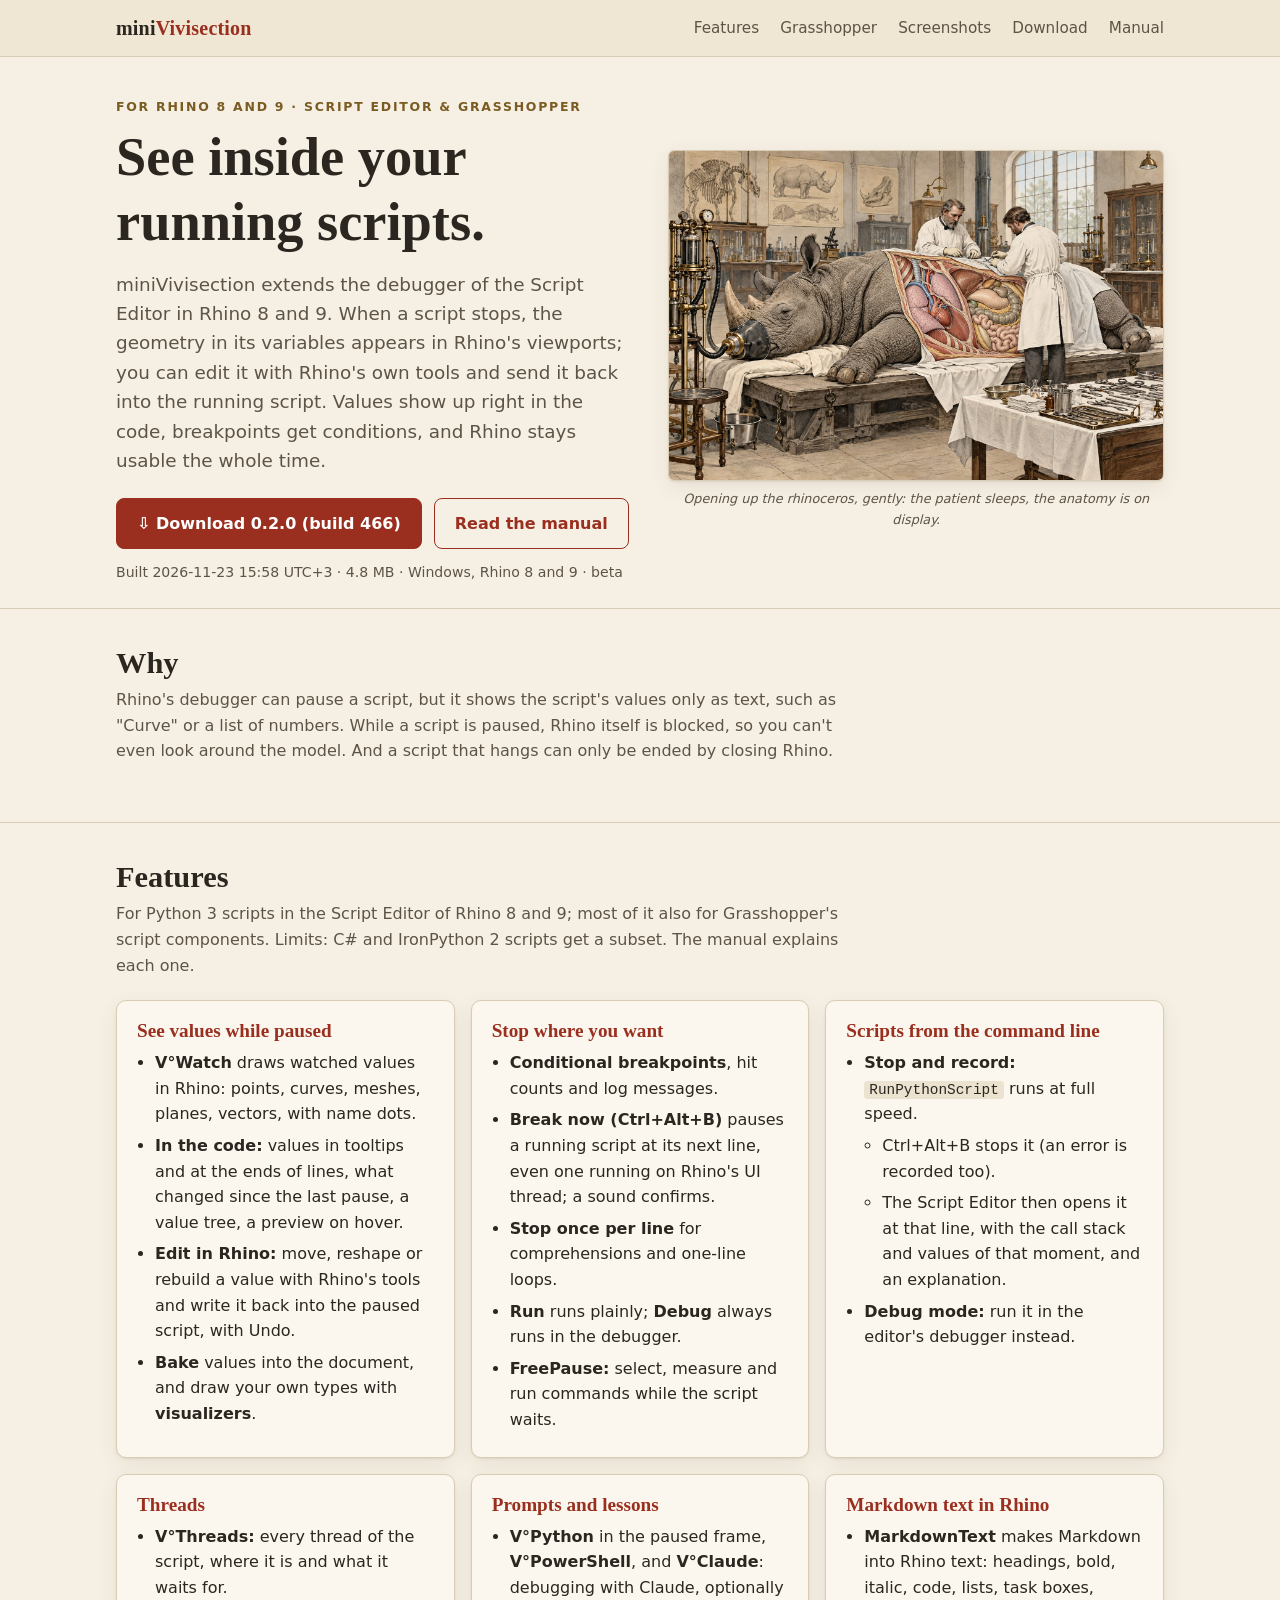
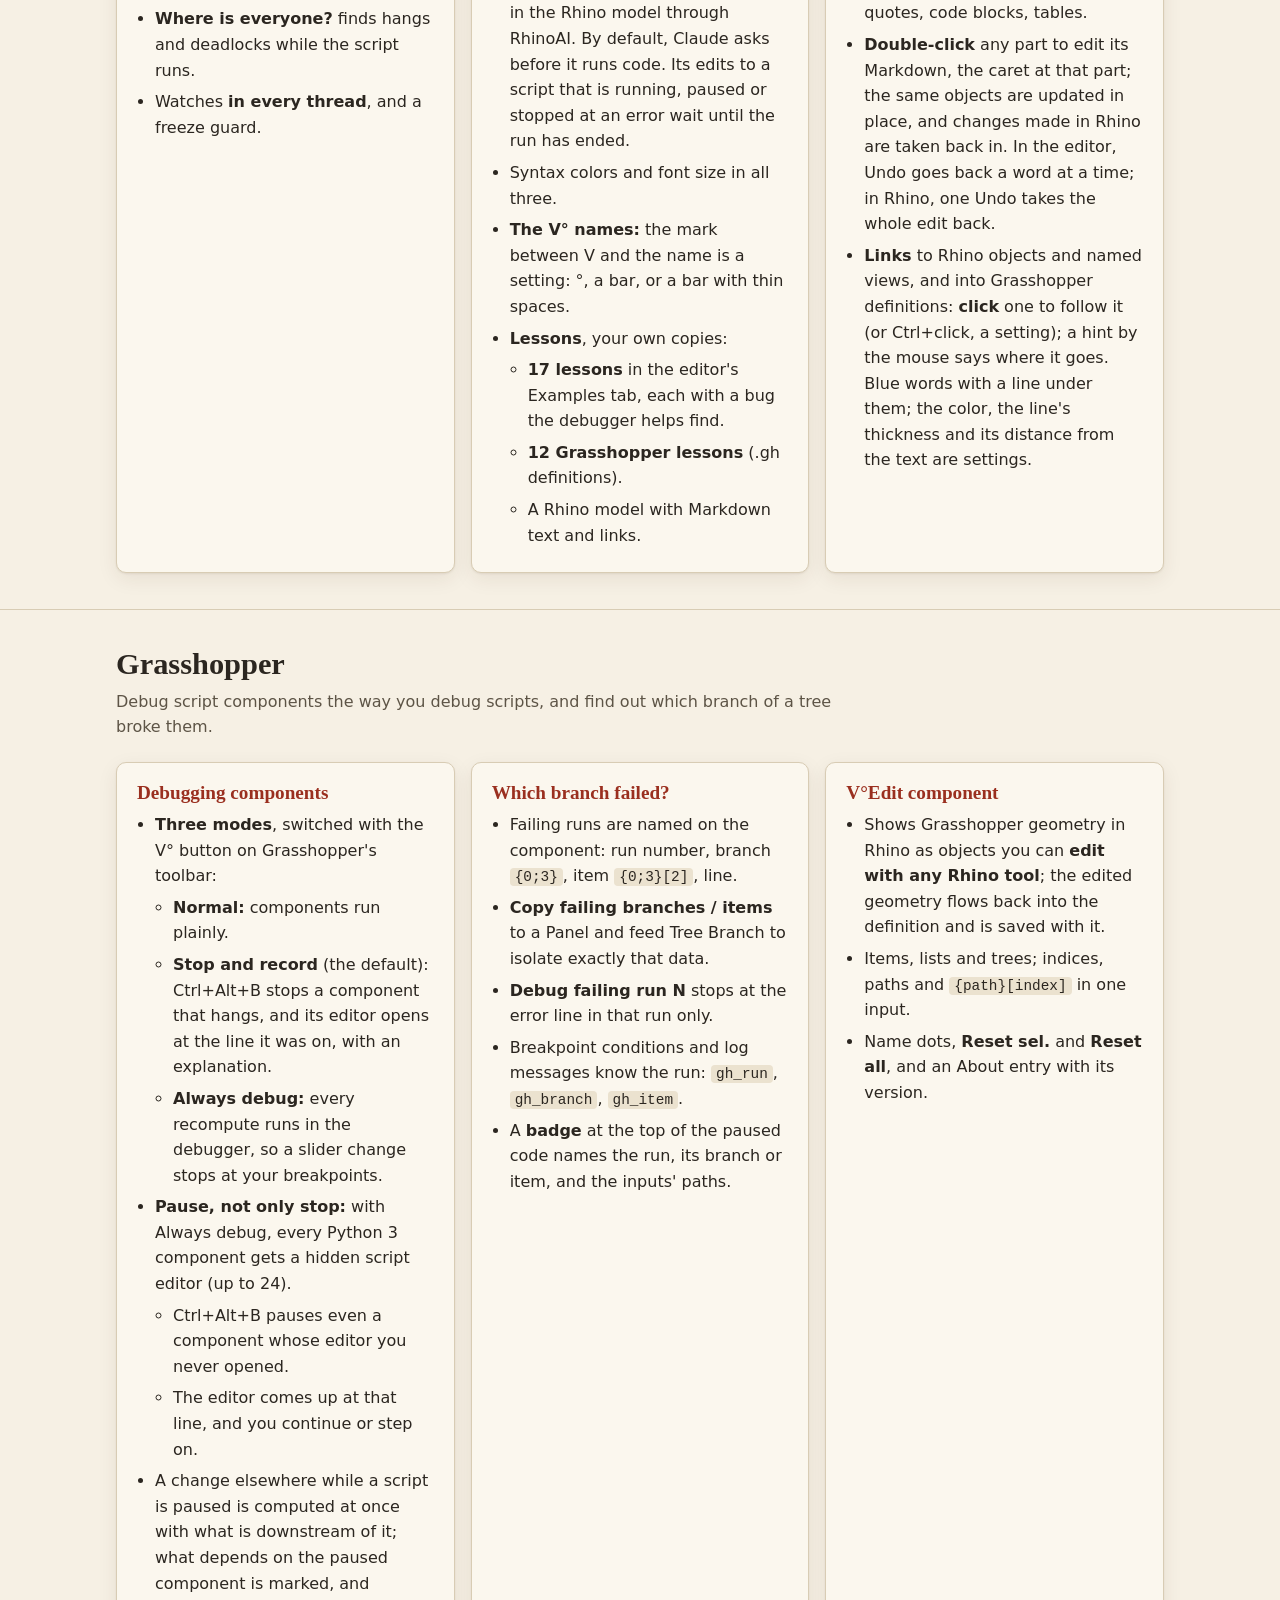
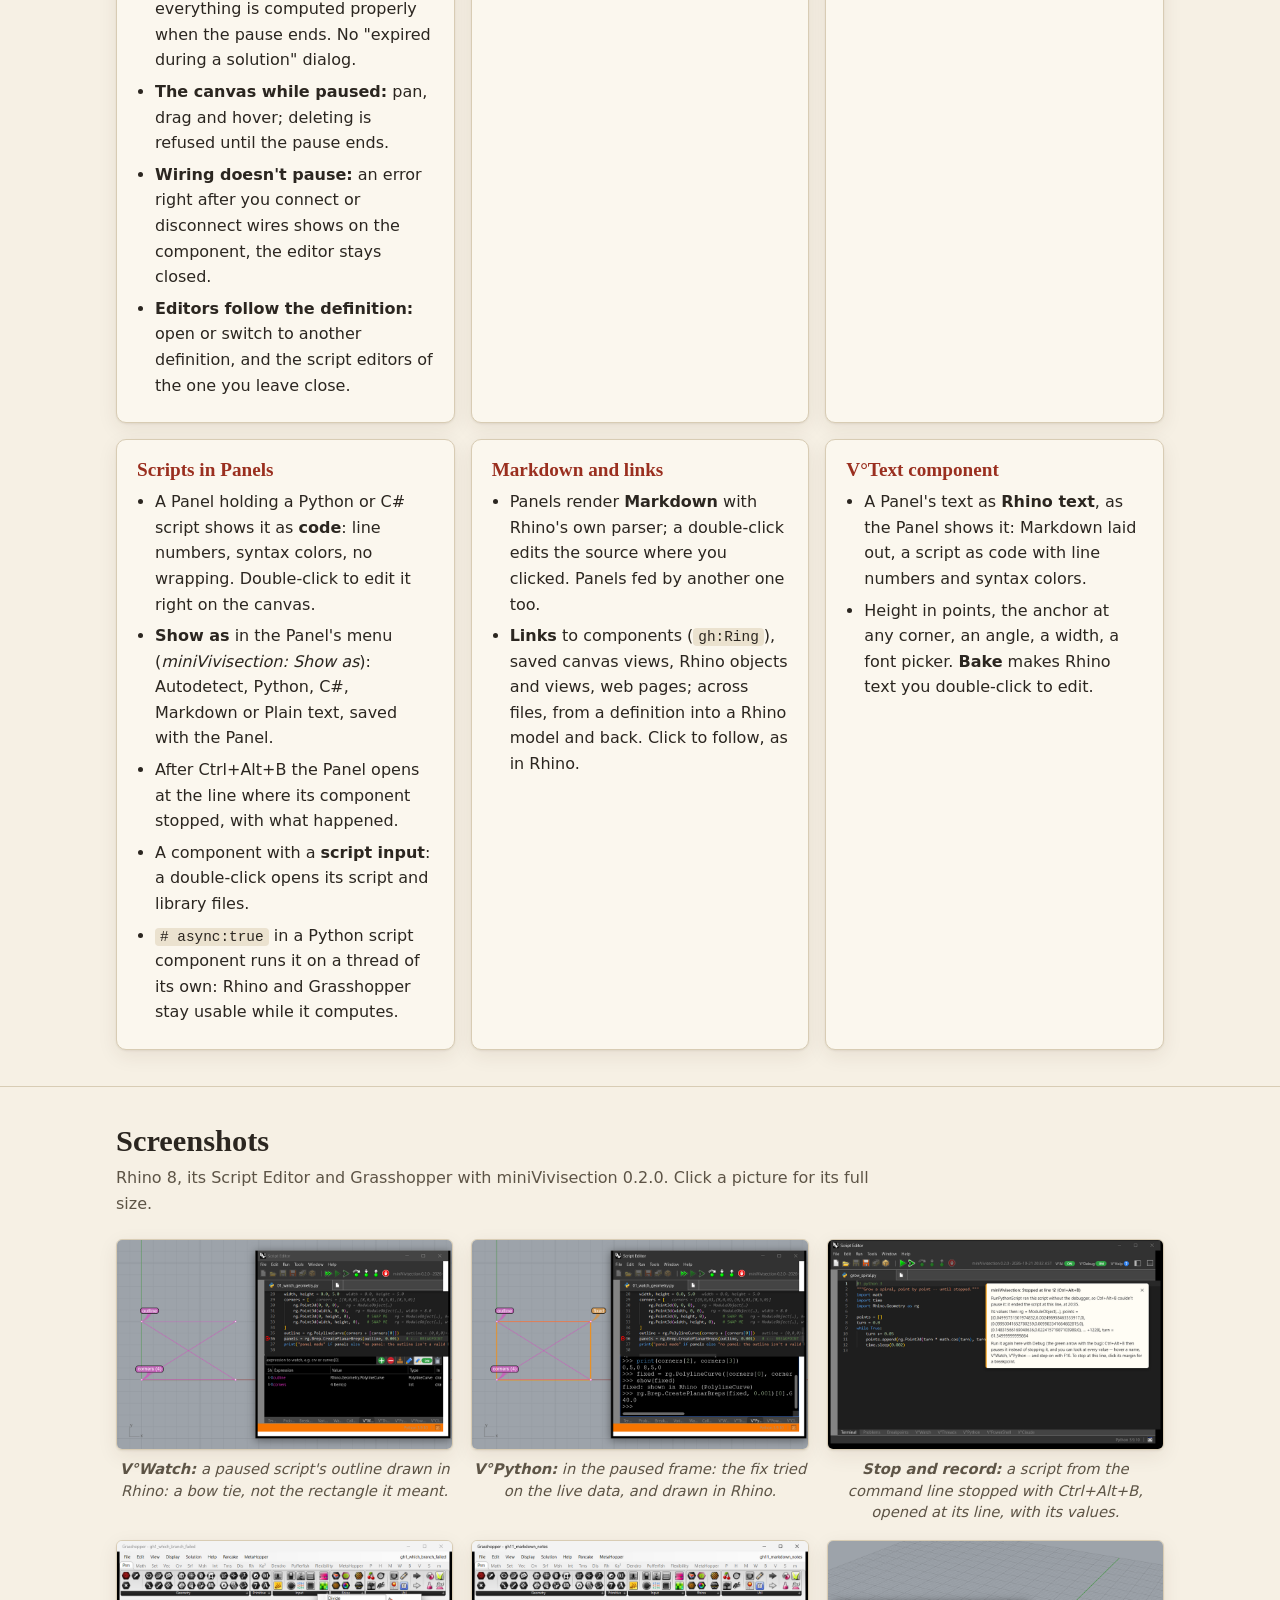
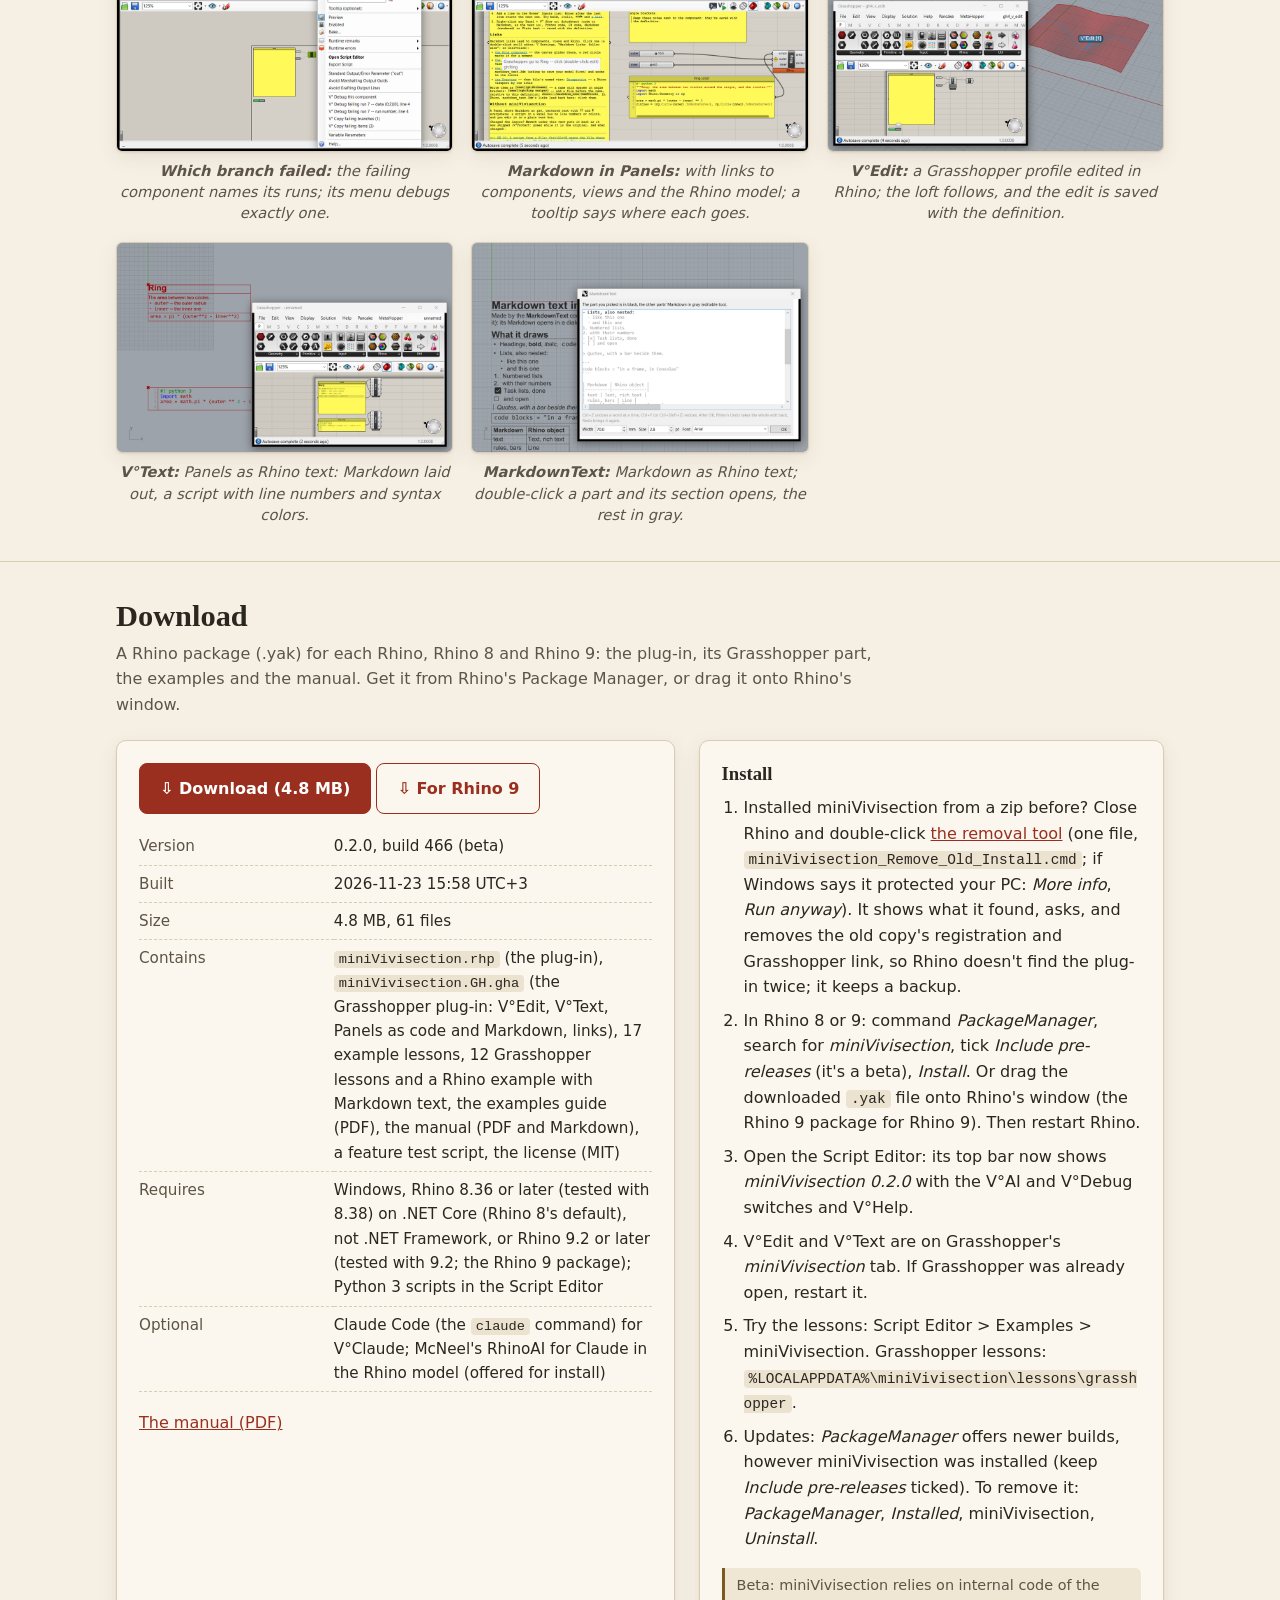
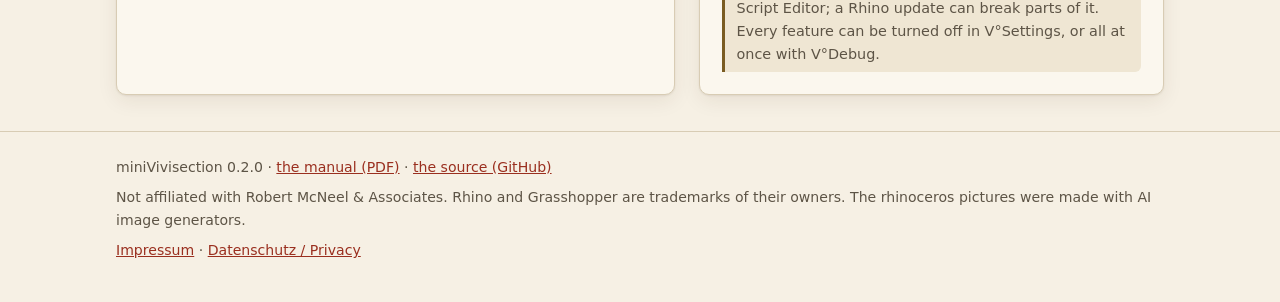
<file: web/pages/victorian-engraving/index.html>
<!doctype html>
<html lang="en">
<head>
<meta charset="utf-8">
<meta name="viewport" content="width=device-width, initial-scale=1">
<title>miniVivisection — see your Rhino script's data while you debug</title>
<meta name="description" content="miniVivisection: see inside your running scripts. A debugger extension for the Script Editor and Grasshopper of Rhino 8 and 9.">
<meta name="color-scheme" content="light dark">
<meta name="robots" content="noindex">  <!-- a style variant of clinical-imaging -->
<meta property="og:type" content="website">
<meta property="og:title" content="miniVivisection — see your Rhino script's data while you debug">
<meta property="og:description" content="miniVivisection: see inside your running scripts. A debugger extension for the Script Editor and Grasshopper of Rhino 8 and 9.">
<meta property="og:image" content="https://restweiss.de/miniVivisection/victorian-engraving/hero.jpg?b=466">
<meta property="og:url" content="https://restweiss.de/miniVivisection/victorian-engraving/">
<link rel="icon" href="data:image/svg+xml,%3Csvg%20xmlns=%27http://www.w3.org/2000/svg%27%20viewBox=%270%200%2032%2032%27%3E%3Crect%20width=%2732%27%20height=%2732%27%20rx=%277%27%20fill=%27%239a2f1f%27/%3E%3Ctext%20x=%2715%27%20y=%2723%27%20font-family=%27Segoe%20UI,Arial,sans-serif%27%20font-size=%2719%27%20font-weight=%27700%27%20text-anchor=%27middle%27%20fill=%27%23fff%27%3EV%C2%B0%3C/text%3E%3C/svg%3E">
<style>
  :root {
    --paper: #f6f0e4;
    --paper-2: #efe6d3;
    --card: #fbf7ee;
    --ink: #2b2620;
    --ink-soft: #5d5446;
    --rule: #d8ccb4;
    --accent: #9a2f1f;        /* anatomical red */
    --accent-ink: #ffffff;
    --accent-soft: #f1ddd5;
    --brass: #7a5c22;
    --code-bg: #ebe2cf;
    --shadow: 0 1px 2px rgba(60, 40, 10, .08), 0 6px 20px rgba(60, 40, 10, .08);
  }
  @media (prefers-color-scheme: dark) {
    :root:not([data-theme="light"]) {
      --paper: #1c1915;
      --paper-2: #23201b;
      --card: #26221c;
      --ink: #eee6d6;
      --ink-soft: #b8ad98;
      --rule: #3d362b;
      --accent: #e0745d;
      --accent-ink: #1c1915;
      --accent-soft: #3a2721;
      --brass: #c9a35a;
      --code-bg: #2f2a22;
      --shadow: 0 1px 2px rgba(0, 0, 0, .3), 0 6px 20px rgba(0, 0, 0, .3);
    }
  }
  :root[data-theme="dark"] {
    --paper: #1c1915; --paper-2: #23201b; --card: #26221c; --ink: #eee6d6; --ink-soft: #b8ad98;
    --rule: #3d362b; --accent: #e0745d; --accent-ink: #1c1915; --accent-soft: #3a2721; --brass: #c9a35a;
    --code-bg: #2f2a22; --shadow: 0 1px 2px rgba(0, 0, 0, .3), 0 6px 20px rgba(0, 0, 0, .3);
  }

  * { box-sizing: border-box; }
  html { -webkit-text-size-adjust: 100%; }
  body {
    margin: 0;
    background: var(--paper);
    color: var(--ink);
    font: 16px/1.6 system-ui, -apple-system, "Segoe UI", Roboto, sans-serif;
  }
  h1, h2, h3 { font-family: "Iowan Old Style", "Palatino Linotype", Palatino, Georgia, serif; line-height: 1.2; margin: 0; }
  a { color: var(--accent); }
  a:focus-visible { outline: 2px solid currentColor; outline-offset: 2px; }
  .btn.primary:focus-visible { outline-color: var(--accent); }
  code { font: 0.9em/1.4 Consolas, "Cascadia Mono", monospace; background: var(--code-bg); padding: 1px 5px; border-radius: 4px; overflow-wrap: anywhere; }
  .wrap { max-width: 1080px; margin: 0 auto; padding: 0 16px; }

  header.top { border-bottom: 1px solid var(--rule); background: var(--paper-2); }
  header.top .wrap { display: flex; align-items: center; justify-content: space-between; gap: 12px; padding-top: 12px; padding-bottom: 12px; }
  .brand { font-family: "Iowan Old Style", Palatino, Georgia, serif; font-size: 1.25rem; font-weight: 700; letter-spacing: .01em; }
  .brand span { color: var(--accent); }
  nav a { margin-left: 16px; text-decoration: none; color: var(--ink-soft); font-size: .95rem; }
  nav a:hover { color: var(--accent); }
  /* phones: the nav as a wrapped row under the name */
  @media (max-width: 640px) { header.top .wrap { flex-wrap: wrap; row-gap: 8px; } nav { display: flex; flex-wrap: wrap; gap: 4px 18px; width: 100%; } nav a { margin-left: 0; } }

  .hero { padding: 40px 0 24px; }
  .hero-grid { display: grid; grid-template-columns: 1.05fr 1fr; gap: 32px; align-items: center; }
  @media (max-width: 860px) { .hero-grid { grid-template-columns: 1fr; } }
  .eyebrow { text-transform: uppercase; letter-spacing: .14em; font-size: .78rem; color: var(--brass); font-weight: 600; }
  .hero h1 { font-size: clamp(2.2rem, 5vw, 3.4rem); margin: 8px 0 14px; }
  .hero p.lead { font-size: 1.15rem; color: var(--ink-soft); margin: 0 0 22px; }
  .actions { display: flex; flex-wrap: wrap; gap: 12px; align-items: center; }
  .btn {
    display: inline-flex; max-width: 100%; overflow-wrap: anywhere; align-items: center; gap: 8px;
    padding: 12px 20px; border-radius: 8px; font-weight: 600; text-decoration: none;
    border: 1px solid var(--accent);
  }
  .btn.primary { background: var(--accent); color: var(--accent-ink); }
  .btn.primary:hover { filter: brightness(1.08); }
  .btn.ghost { color: var(--accent); background: transparent; }
  .btn.ghost:hover { background: var(--accent-soft); }
  .meta { font-size: .88rem; color: var(--ink-soft); margin-top: 12px; }
  figure { margin: 0; }
  figure img { width: 100%; height: auto; display: block; border-radius: 6px; border: 1px solid var(--rule); box-shadow: var(--shadow); }
  figcaption { font-size: .8rem; color: var(--ink-soft); margin-top: 8px; font-style: italic; text-align: center; }

  section { padding: 36px 0; border-top: 1px solid var(--rule); }
  section h2 { font-size: 1.9rem; margin-bottom: 6px; }
  section > .wrap > p.sub { color: var(--ink-soft); margin: 0 0 22px; max-width: 760px; }

  .cards { display: grid; grid-template-columns: repeat(auto-fill, minmax(min(300px, 100%), 1fr)); gap: 16px; }
  .card { background: var(--card); border: 1px solid var(--rule); border-radius: 10px; padding: 18px 20px; box-shadow: var(--shadow); }
  .card h3 { font-size: 1.2rem; margin-bottom: 8px; color: var(--accent); }
  .card ul { margin: 0; padding-left: 18px; }
  .card li { margin: 6px 0; }
  .card li strong { color: var(--ink); }

  .download { display: grid; grid-template-columns: 1.2fr 1fr; gap: 24px; }
  @media (max-width: 860px) { .download { grid-template-columns: 1fr; } }
  .dl-box { background: var(--card); border: 1px solid var(--rule); border-radius: 10px; padding: 22px; box-shadow: var(--shadow); }
  .dl-box table { width: 100%; border-collapse: collapse; margin: 14px 0 18px; font-size: .95rem; }
  .dl-box td { padding: 6px 0; border-bottom: 1px dashed var(--rule); vertical-align: top; }
  .dl-box td:first-child { color: var(--ink-soft); width: 38%; padding-right: 12px; }
  ol.steps { margin: 0; padding-left: 22px; }
  ol.steps li { margin: 8px 0; }
  .note { font-size: .9rem; color: var(--ink-soft); border-left: 3px solid var(--brass); padding: 6px 12px; margin-top: 16px; background: var(--paper-2); border-radius: 0 6px 6px 0; }

  footer { border-top: 1px solid var(--rule); padding: 24px 0 40px; color: var(--ink-soft); font-size: .88rem; }
  footer .wrap { display: flex; flex-wrap: wrap; gap: 8px 24px; justify-content: space-between; }
  .shots { display: grid; grid-template-columns: repeat(auto-fill, minmax(min(300px, 100%), 1fr)); gap: 18px; }
  .shots figure { margin: 0; }
  .shots img { width: 100%; height: auto; display: block; border-radius: 6px; border: 1px solid var(--rule); box-shadow: var(--shadow); }
  .shots figcaption { color: var(--ink-soft); font-size: .92rem; line-height: 1.45; margin-top: 8px; }
</style>
</head>
<body>

<header class="top">
  <div class="wrap">
    <div class="brand">mini<span>Vivisection</span></div>
    <nav>
      <a href="#features">Features</a>
      <a href="#grasshopper">Grasshopper</a>
      <a href="#screenshots">Screenshots</a>
      <a href="#download">Download</a>
      <a href="../downloads/miniVivisection_Manual.pdf">Manual</a>
    </nav>
  </div>
</header>

<main>
  <div class="hero">
    <div class="wrap hero-grid">
      <div>
        <div class="eyebrow">For Rhino 8 and 9 &middot; Script Editor &amp; Grasshopper</div>
        <h1>See inside your running scripts.</h1>
        <p class="lead">
          miniVivisection extends the debugger of the Script Editor in Rhino 8 and 9. When a script stops, the geometry in its
          variables appears in Rhino's viewports; you can edit it with Rhino's own tools and send it back into the
          running script. Values show up right in the code, breakpoints get conditions, and Rhino stays usable the whole time.
        </p>
        <div class="actions">
          <a class="btn primary" href="../downloads/minivivisection-0.2.0-beta.466-rh8_36-win.yak" download>&#8681; Download 0.2.0 (build 466)</a>
          <a class="btn ghost" href="../downloads/miniVivisection_Manual.pdf">Read the manual</a>
        </div>
        <div class="meta">Built 2026-11-23 15:58 UTC+3 &middot; 4.8 MB &middot; Windows, Rhino 8 and 9 &middot; beta</div>
      </div>
      <figure>
        <img src="hero.jpg?b=466" width="1600" height="1067" alt="A vintage engraving-style illustration: a sleeping rhinoceros on a laboratory table, its side opened to show the organs, while two scientists in white coats work on it.">
        <figcaption>Opening up the rhinoceros, gently: the patient sleeps, the anatomy is on display.</figcaption>
      </figure>
    </div>
  </div>

  <section id="why">
    <div class="wrap">
      <h2>Why</h2>
      <p class="sub">Rhino's debugger can pause a script, but it shows the script's values only as text, such as "Curve" or a list of numbers. While a script is paused, Rhino itself is blocked, so you can't even look around the model. And a script that hangs can only be ended by closing Rhino.</p>
    </div>
  </section>

  <section id="features">
    <div class="wrap">
      <h2>Features</h2>
      <p class="sub">For Python 3 scripts in the Script Editor of Rhino 8 and 9; most of it also for Grasshopper's script components. Limits: C# and IronPython 2 scripts get a subset. The manual explains each one.</p>
      <div class="cards">
        <div class="card">
          <h3>See values while paused</h3>
          <ul>
            <li><strong>V°Watch</strong> draws watched values in Rhino: points, curves, meshes, planes, vectors, with name dots.</li>
            <li><strong>In the code:</strong> values in tooltips and at the ends of lines, what changed since the last pause, a value tree, a preview on hover.</li>
            <li><strong>Edit in Rhino:</strong> move, reshape or rebuild a value with Rhino's tools and write it back into the paused script, with Undo.</li>
            <li><strong>Bake</strong> values into the document, and draw your own types with <strong>visualizers</strong>.</li>
          </ul>
        </div>
        <div class="card">
          <h3>Stop where you want</h3>
          <ul>
            <li><strong>Conditional breakpoints</strong>, hit counts and log messages.</li>
            <li><strong>Break now (Ctrl+Alt+B)</strong> pauses a running script at its next line, even one running on Rhino's UI thread; a sound confirms.</li>
            <li><strong>Stop once per line</strong> for comprehensions and one-line loops.</li>
            <li><strong>Run</strong> runs plainly; <strong>Debug</strong> always runs in the debugger.</li>
            <li><strong>FreePause:</strong> select, measure and run commands while the script waits.</li>
          </ul>
        </div>
        <div class="card">
          <h3>Scripts from the command line</h3>
          <ul>
            <li><strong>Stop and record:</strong> <code>RunPythonScript</code> runs at full speed.
              <ul>
                <li>Ctrl+Alt+B stops it (an error is recorded too).</li>
                <li>The Script Editor then opens it at that line, with the call stack and values of that moment, and an explanation.</li>
              </ul>
            </li>
            <li><strong>Debug mode:</strong> run it in the editor's debugger instead.</li>
          </ul>
        </div>
        <div class="card">
          <h3>Threads</h3>
          <ul>
            <li><strong>V°Threads:</strong> every thread of the script, where it is and what it waits for.</li>
            <li><strong>Where is everyone?</strong> finds hangs and deadlocks while the script runs.</li>
            <li>Watches <strong>in every thread</strong>, and a freeze guard.</li>
          </ul>
        </div>
        <div class="card">
          <h3>Prompts and lessons</h3>
          <ul>
            <li><strong>V°Python</strong> in the paused frame, <strong>V°PowerShell</strong>, and <strong>V°Claude</strong>: debugging with Claude, optionally in the Rhino model through RhinoAI. By default, Claude asks before it runs code. Its edits to a script that is running, paused or stopped at an error wait until the run has ended.</li>
            <li>Syntax colors and font size in all three.</li>
            <li><strong>The V° names:</strong> the mark between V and the name is a setting: °, a bar, or a bar with thin spaces.</li>
            <li><strong>Lessons</strong>, your own copies:
              <ul>
                <li><strong>17 lessons</strong> in the editor's Examples tab, each with a bug the debugger helps find.</li>
                <li><strong>12 Grasshopper lessons</strong> (.gh definitions).</li>
                <li>A Rhino model with Markdown text and links.</li>
              </ul>
            </li>
          </ul>
        </div>
        <div class="card">
          <h3>Markdown text in Rhino</h3>
          <ul>
            <li><strong>MarkdownText</strong> makes Markdown into Rhino text: headings, bold, italic, code, lists, task boxes, quotes, code blocks, tables.</li>
            <li><strong>Double-click</strong> any part to edit its Markdown, the caret at that part; the same objects are updated in place, and changes made in Rhino are taken back in. In the editor, Undo goes back a word at a time; in Rhino, one Undo takes the whole edit back.</li>
            <li><strong>Links</strong> to Rhino objects and named views, and into Grasshopper definitions: <strong>click</strong> one to follow it (or Ctrl+click, a setting); a hint by the mouse says where it goes. Blue words with a line under them; the color, the line's thickness and its distance from the text are settings.</li>
          </ul>
        </div>
      </div>
    </div>
  </section>

  <section id="grasshopper">
    <div class="wrap">
      <h2>Grasshopper</h2>
      <p class="sub">Debug script components the way you debug scripts, and find out which branch of a tree broke them.</p>
      <div class="cards">
        <div class="card">
          <h3>Debugging components</h3>
          <ul>
            <li><strong>Three modes</strong>, switched with the V° button on Grasshopper's toolbar:
              <ul>
                <li><strong>Normal:</strong> components run plainly.</li>
                <li><strong>Stop and record</strong> (the default): Ctrl+Alt+B stops a component that hangs, and its editor opens at the line it was on, with an explanation.</li>
                <li><strong>Always debug:</strong> every recompute runs in the debugger, so a slider change stops at your breakpoints.</li>
              </ul>
            </li>
            <li><strong>Pause, not only stop:</strong> with Always debug, every Python 3 component gets a hidden script editor (up to 24).
              <ul>
                <li>Ctrl+Alt+B pauses even a component whose editor you never opened.</li>
                <li>The editor comes up at that line, and you continue or step on.</li>
              </ul>
            </li>
            <li>A change elsewhere while a script is paused is computed at once with what is downstream of it; what depends on the paused component is marked, and everything is computed properly when the pause ends. No "expired during a solution" dialog.</li>
            <li><strong>The canvas while paused:</strong> pan, drag and hover; deleting is refused until the pause ends.</li>
            <li><strong>Wiring doesn't pause:</strong> an error right after you connect or disconnect wires shows on the component, the editor stays closed.</li>
            <li><strong>Editors follow the definition:</strong> open or switch to another definition, and the script editors of the one you leave close.</li>
          </ul>
        </div>
        <div class="card">
          <h3>Which branch failed?</h3>
          <ul>
            <li>Failing runs are named on the component: run number, branch <code>{0;3}</code>, item <code>{0;3}[2]</code>, line.</li>
            <li><strong>Copy failing branches / items</strong> to a Panel and feed Tree Branch to isolate exactly that data.</li>
            <li><strong>Debug failing run N</strong> stops at the error line in that run only.</li>
            <li>Breakpoint conditions and log messages know the run: <code>gh_run</code>, <code>gh_branch</code>, <code>gh_item</code>.</li>
            <li>A <strong>badge</strong> at the top of the paused code names the run, its branch or item, and the inputs' paths.</li>
          </ul>
        </div>
        <div class="card">
          <h3>V°Edit component</h3>
          <ul>
            <li>Shows Grasshopper geometry in Rhino as objects you can <strong>edit with any Rhino tool</strong>; the edited geometry flows back into the definition and is saved with it.</li>
            <li>Items, lists and trees; indices, paths and <code>{path}[index]</code> in one input.</li>
            <li>Name dots, <strong>Reset sel.</strong> and <strong>Reset all</strong>, and an About entry with its version.</li>
          </ul>
        </div>
        <div class="card">
          <h3>Scripts in Panels</h3>
          <ul>
            <li>A Panel holding a Python or C# script shows it as <strong>code</strong>: line numbers, syntax colors, no wrapping. Double-click to edit it right on the canvas.</li>
            <li><strong>Show as</strong> in the Panel's menu (<em>miniVivisection: Show as</em>): Autodetect, Python, C#, Markdown or Plain text, saved with the Panel.</li>
            <li>After Ctrl+Alt+B the Panel opens at the line where its component stopped, with what happened.</li>
            <li>A component with a <strong>script input</strong>: a double-click opens its script and library files.</li>
            <li><code># async:true</code> in a Python script component runs it on a thread of its own: Rhino and Grasshopper stay usable while it computes.</li>
          </ul>
        </div>
        <div class="card">
          <h3>Markdown and links</h3>
          <ul>
            <li>Panels render <strong>Markdown</strong> with Rhino's own parser; a double-click edits the source where you clicked. Panels fed by another one too.</li>
            <li><strong>Links</strong> to components (<code>gh:Ring</code>), saved canvas views, Rhino objects and views, web pages; across files, from a definition into a Rhino model and back. Click to follow, as in Rhino.</li>
          </ul>
        </div>
        <div class="card">
          <h3>V°Text component</h3>
          <ul>
            <li>A Panel's text as <strong>Rhino text</strong>, as the Panel shows it: Markdown laid out, a script as code with line numbers and syntax colors.</li>
            <li>Height in points, the anchor at any corner, an angle, a width, a font picker. <strong>Bake</strong> makes Rhino text you double-click to edit.</li>
          </ul>
        </div>
      </div>
    </div>
  </section>

  <section id="screenshots">
    <div class="wrap">
      <h2>Screenshots</h2>
      <p class="sub">Rhino 8, its Script Editor and Grasshopper with miniVivisection 0.2.0. Click a picture for its full size.</p>
      <div class="shots">
        <figure><a href="../screenshots/01_watch_values_in_rhino.png?b=466"><img src="../screenshots/01_watch_values_in_rhino.png?b=466" width="960" height="600" loading="lazy" alt="Rhino's Top view with a magenta bow-tie outline and the name dots outline and corners; over it the Script Editor paused at a breakpoint, its V°Watch tab listing outline and corners."></a><figcaption><strong>V°Watch:</strong> a paused script's outline drawn in Rhino: a bow tie, not the rectangle it meant.</figcaption></figure>
        <figure><a href="../screenshots/03_python_in_the_paused_frame.png?b=466"><img src="../screenshots/03_python_in_the_paused_frame.png?b=466" width="960" height="600" loading="lazy" alt="The Script Editor's V°Python tab: the swapped corners printed, a fixed outline built and shown; in Rhino an orange rectangle named fixed over the bow tie."></a><figcaption><strong>V°Python:</strong> in the paused frame: the fix tried on the live data, and drawn in Rhino.</figcaption></figure>
        <figure><a href="../screenshots/04_stop_and_record.png?b=466"><img src="../screenshots/04_stop_and_record.png?b=466" width="960" height="600" loading="lazy" alt="The Script Editor opened at line 12 of grow_spiral.py, a script with an endless loop that RunPythonScript ran and Ctrl+Alt+B stopped; an overlay says Stopped at line 12 and lists the values of points and turn at that moment."></a><figcaption><strong>Stop and record:</strong> a script from the command line stopped with Ctrl+Alt+B, opened at its line, with its values.</figcaption></figure>
        <figure><a href="../screenshots/05_which_branch_failed.png?b=466"><img src="../screenshots/05_which_branch_failed.png?b=466" width="960" height="600" loading="lazy" alt="Grasshopper: a red Divide component and its right-click menu with miniVivisection's items, Debug failing run 7 -- data {0;2}[0], line 4, and Copy failing branches."></a><figcaption><strong>Which branch failed:</strong> the failing component names its runs; its menu debugs exactly one.</figcaption></figure>
        <figure><a href="../screenshots/09_markdown_panel_links.png?b=466"><img src="../screenshots/09_markdown_panel_links.png?b=466" width="960" height="600" loading="lazy" alt="Grasshopper Panels rendered as Markdown with headings, lists and links; a tooltip over a link reads Grasshopper: go to Ring -- click."></a><figcaption><strong>Markdown in Panels:</strong> with links to components, views and the Rhino model; a tooltip says where each goes.</figcaption></figure>
        <figure><a href="../screenshots/11_v_edit.png?b=466"><img src="../screenshots/11_v_edit.png?b=466" width="960" height="600" loading="lazy" alt="Rhino's Perspective view with a red lofted surface and one blue profile curve marked by the name dot V°Edit [1]; over it the Grasshopper window with the V°Edit component between Profiles and Loft, showing 1 in Rhino."></a><figcaption><strong>V°Edit:</strong> a Grasshopper profile edited in Rhino; the loft follows, and the edit is saved with the definition.</figcaption></figure>
        <figure><a href="../screenshots/12_v_text.png?b=466"><img src="../screenshots/12_v_text.png?b=466" width="960" height="600" loading="lazy" alt="Rhino's Top view with a Markdown note and a Python script drawn as text; a Grasshopper window with the two Panels feeding V°Text components."></a><figcaption><strong>V°Text:</strong> Panels as Rhino text: Markdown laid out, a script with line numbers and syntax colors.</figcaption></figure>
        <figure><a href="../screenshots/14_markdown_text_dialog.png?b=466"><img src="../screenshots/14_markdown_text_dialog.png?b=466" width="960" height="600" loading="lazy" alt="Markdown text in Rhino with the MarkdownText dialog over it: the nested list in black at the caret, the rest of the Markdown gray, width, size and font below."></a><figcaption><strong>MarkdownText:</strong> Markdown as Rhino text; double-click a part and its section opens, the rest in gray.</figcaption></figure>
      </div>
    </div>
  </section>

  <section id="download">
    <div class="wrap">
      <h2>Download</h2>
      <p class="sub">A Rhino package (.yak) for each Rhino, Rhino 8 and Rhino 9: the plug-in, its Grasshopper part, the examples and the manual. Get it from Rhino's Package Manager, or drag it onto Rhino's window.</p>
      <div class="download">
        <div class="dl-box">
          <a class="btn primary" href="../downloads/minivivisection-0.2.0-beta.466-rh8_36-win.yak" download>&#8681; Download (4.8 MB)</a>
          <a class="btn ghost" href="../downloads/minivivisection-0.2.0-beta.466-rh9_2-win.yak" download>&#8681; For Rhino 9</a>
          <table>
            <tr><td>Version</td><td>0.2.0, build 466 (beta)</td></tr>
            <tr><td>Built</td><td>2026-11-23 15:58 UTC+3</td></tr>
            <tr><td>Size</td><td>4.8 MB, 61 files</td></tr>
            <tr><td>Contains</td><td><code>miniVivisection.rhp</code> (the plug-in), <code>miniVivisection.GH.gha</code> (the Grasshopper plug-in: V°Edit, V°Text, Panels as code and Markdown, links), 17 example lessons, 12 Grasshopper lessons and a Rhino example with Markdown text, the examples guide (PDF), the manual (PDF and Markdown), a feature test script, the license (MIT)</td></tr>
            <tr><td>Requires</td><td>Windows, Rhino 8.36 or later (tested with 8.38) on .NET Core (Rhino 8's default), not .NET Framework, or Rhino 9.2 or later (tested with 9.2; the Rhino 9 package); Python 3 scripts in the Script Editor</td></tr>
            <tr><td>Optional</td><td>Claude Code (the <code>claude</code> command) for V°Claude; McNeel's RhinoAI for Claude in the Rhino model (offered for install)</td></tr>
          </table>
          <a href="../downloads/miniVivisection_Manual.pdf">The manual (PDF)</a>
        </div>
        <div class="dl-box">
          <h3 style="margin-bottom:10px">Install</h3>
          <ol class="steps">
            <li>Installed miniVivisection from a zip before? Close Rhino and double-click <a href="../downloads/miniVivisection_Remove_Old_Install.cmd" download>the removal tool</a> (one file, <code>miniVivisection_Remove_Old_Install.cmd</code>; if Windows says it protected your PC: <em>More info</em>, <em>Run anyway</em>). It shows what it found, asks, and removes the old copy's registration and Grasshopper link, so Rhino doesn't find the plug-in twice; it keeps a backup.</li>
            <li>In Rhino 8 or 9: command <em>PackageManager</em>, search for <em>miniVivisection</em>, tick <em>Include pre-releases</em> (it's a beta), <em>Install</em>. Or drag the downloaded <code>.yak</code> file onto Rhino's window (the Rhino 9 package for Rhino 9). Then restart Rhino.</li>
            <li>Open the Script Editor: its top bar now shows <em>miniVivisection 0.2.0</em> with the V°AI and V°Debug switches and V°Help.</li>
            <li>V°Edit and V°Text are on Grasshopper's <em>miniVivisection</em> tab. If Grasshopper was already open, restart it.</li>
            <li>Try the lessons: Script Editor &gt; Examples &gt; miniVivisection. Grasshopper lessons: <code>%LOCALAPPDATA%\miniVivisection\lessons\grasshopper</code>.</li>
            <li>Updates: <em>PackageManager</em> offers newer builds, however miniVivisection was installed (keep <em>Include pre-releases</em> ticked). To remove it: <em>PackageManager</em>, <em>Installed</em>, miniVivisection, <em>Uninstall</em>.</li>
          </ol>
          <div class="note">Beta: miniVivisection relies on internal code of the Script Editor; a Rhino update can break parts of it. Every feature can be turned off in V°Settings, or all at once with V°Debug.</div>
        </div>
      </div>
    </div>
  </section>
</main>

<footer>
  <div class="wrap">
    <span>miniVivisection 0.2.0 &middot; <a href="../downloads/miniVivisection_Manual.pdf">the manual (PDF)</a> &middot; <a href="https://github.com/ristflo/miniVivisection">the source (GitHub)</a></span>
    <span>Not affiliated with Robert McNeel &amp; Associates. Rhino and Grasshopper are trademarks of their owners. The rhinoceros pictures were made with AI image generators.</span>
    <span><a href="../impressum.html">Impressum</a> &middot; <a href="../datenschutz.html">Datenschutz / Privacy</a></span>
  </div>
</footer>

</body>
</html>
</file>
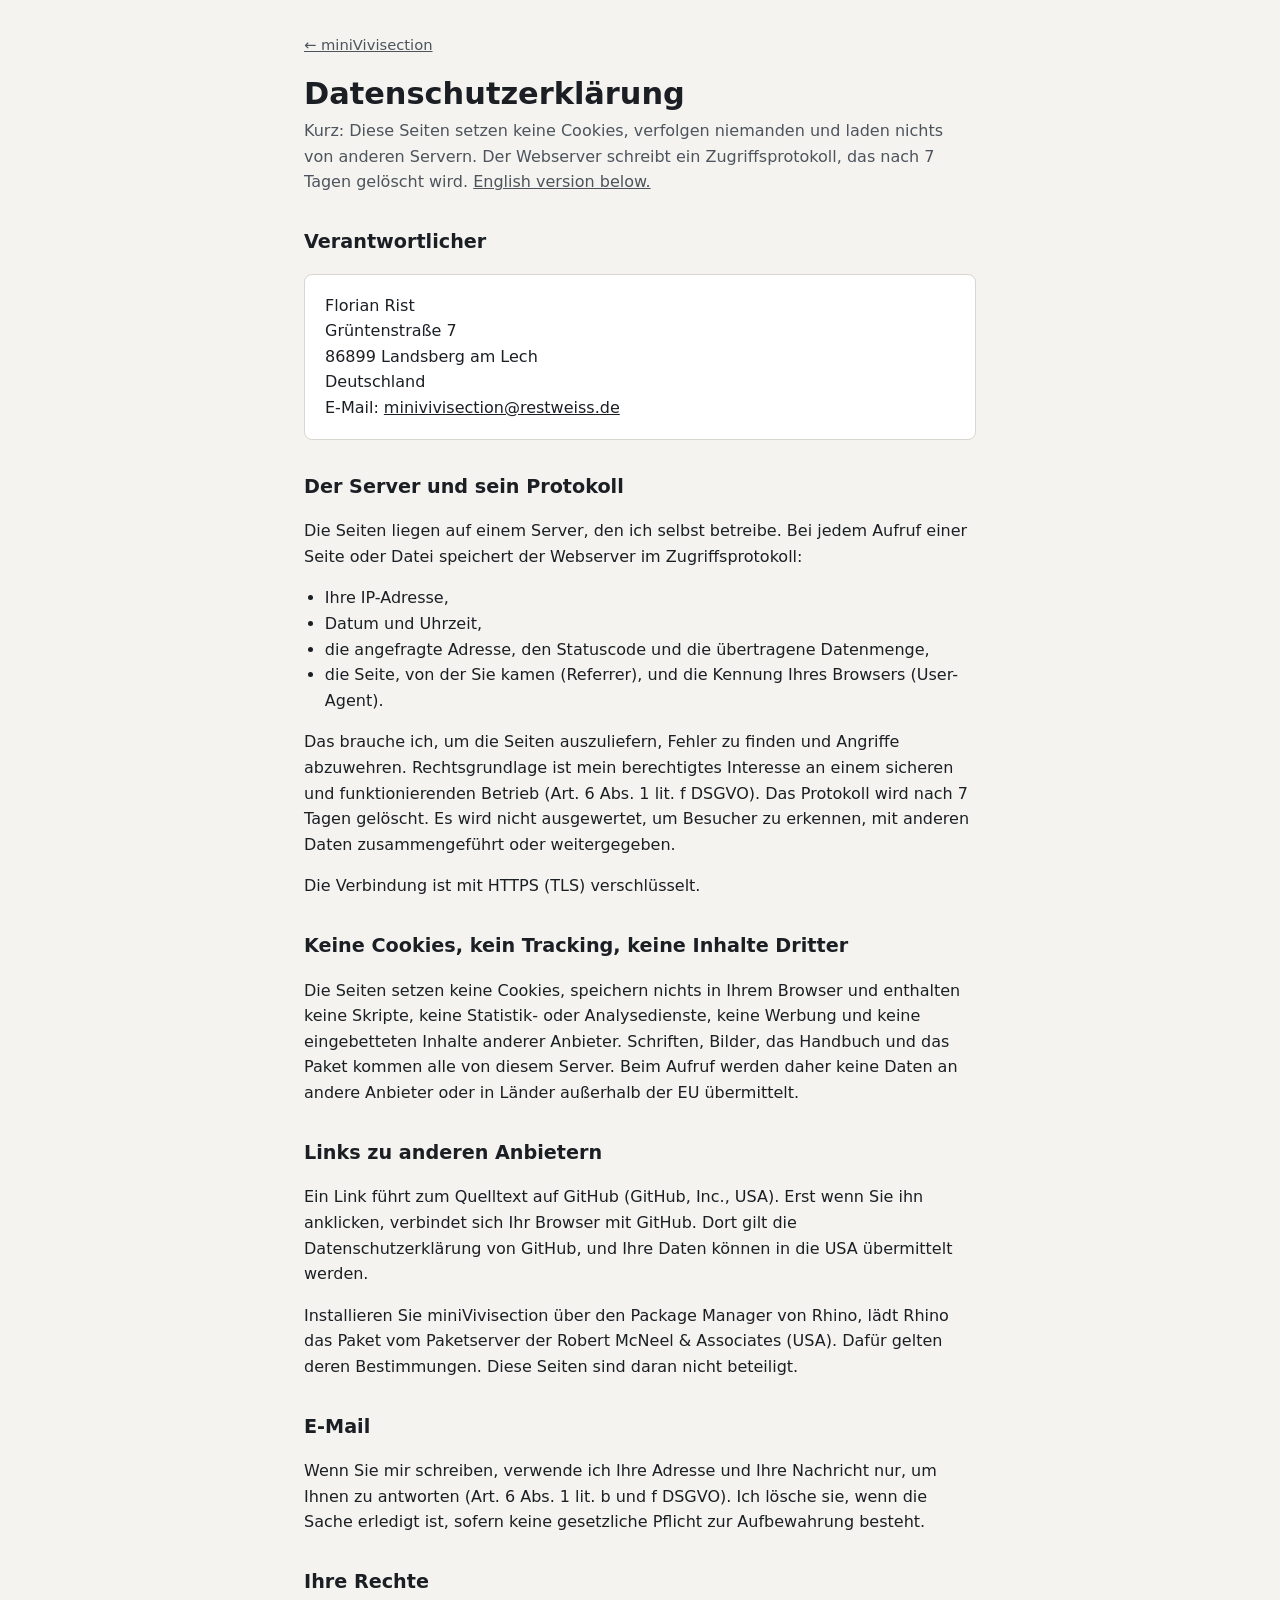
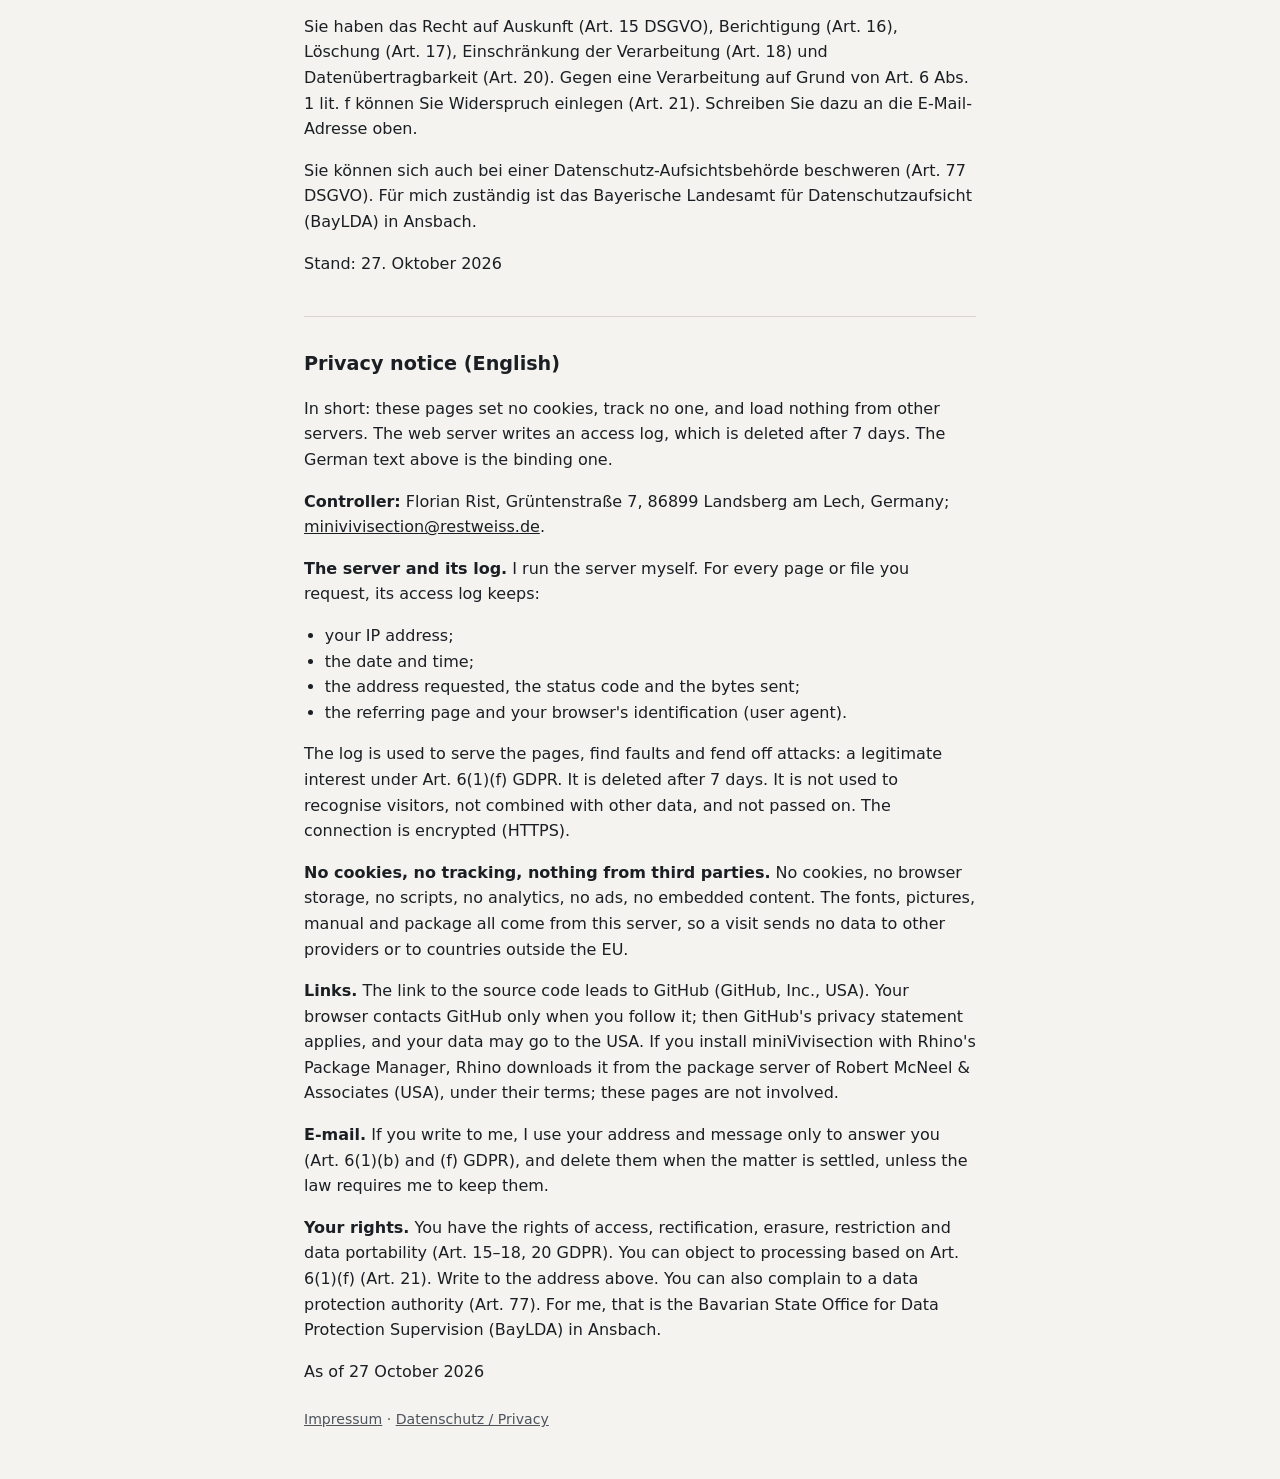
<file: web/pages/datenschutz.html>
<!doctype html>
<html lang="de">
<head>
<meta charset="utf-8">
<meta name="viewport" content="width=device-width, initial-scale=1">
<meta name="color-scheme" content="light dark">
<meta name="robots" content="noindex">
<title>Datenschutzerklärung — miniVivisection</title>
<link rel="canonical" href="https://restweiss.de/miniVivisection/datenschutz.html">
<link rel="icon" href="data:image/svg+xml,%3Csvg xmlns='http://www.w3.org/2000/svg' viewBox='0 0 32 32'%3E%3Crect width='32' height='32' rx='6' fill='%231b1f24'/%3E%3Ctext x='16' y='23' font-family='Segoe UI,Arial,sans-serif' font-size='19' font-weight='700' text-anchor='middle' fill='%23fff'%3EV%C2%B0%3C/text%3E%3C/svg%3E">
<style>
  /* The legal pages: the chooser's colours, one plain column, nothing loaded from anywhere else. */
  :root {
    --bg: #f4f3f0;
    --card: #ffffff;
    --ink: #1b1f24;
    --ink-soft: #4d545c;
    --rule: #d9d6cf;
    --sans: "Segoe UI Variable Text", "Segoe UI", system-ui, -apple-system, sans-serif;
  }
  @media (prefers-color-scheme: dark) {
    :root:not([data-theme="light"]) {
      --bg: #101216;
      --card: #181b21;
      --ink: #e9e7e1;
      --ink-soft: #b3b0a8;
      --rule: #2b2f36;
    }
  }
  * { box-sizing: border-box; }
  html { -webkit-text-size-adjust: 100%; }
  body { margin: 0; background: var(--bg); color: var(--ink); font: 16px/1.6 var(--sans); }
  a { color: inherit; }
  a:focus-visible { outline: 2px solid currentColor; outline-offset: 2px; }
  main { max-width: 44rem; margin: 0 auto; padding: 32px 16px 48px; }
  .back { font-size: .92rem; color: var(--ink-soft); }
  h1 { font-size: clamp(1.45rem, 7vw, 1.9rem); line-height: 1.2; margin: 18px 0 6px; overflow-wrap: break-word; hyphens: auto; }
  h2 { font-size: 1.2rem; margin: 32px 0 6px; }
  .card { background: var(--card); border: 1px solid var(--rule); border-radius: 8px; padding: 18px 20px; margin: 16px 0; }
  address { font-style: normal; }
  .lead { color: var(--ink-soft); margin: 0; }
  ul { padding-left: 1.3em; }
  hr { border: 0; border-top: 1px solid var(--rule); margin: 40px 0 0; }
  footer { color: var(--ink-soft); font-size: .88rem; margin-top: 24px; }
</style>
</head>
<body>
<main>
  <a class="back" href="./">&larr; miniVivisection</a>

  <h1>Datenschutzerklärung</h1>
  <p class="lead">Kurz: Diese Seiten setzen keine Cookies, verfolgen niemanden und laden nichts von anderen Servern. Der Webserver schreibt ein Zugriffsprotokoll, das nach 7 Tagen gelöscht wird. <a href="#en">English version below.</a></p>

  <h2>Verantwortlicher</h2>
  <div class="card">
    <address>
      Florian Rist<br>
      Grüntenstraße 7<br>
      86899 Landsberg am Lech<br>
      Deutschland<br>
      E-Mail: <a href="mailto:minivivisection@restweiss.de">minivivisection@restweiss.de</a>
    </address>
  </div>

  <h2>Der Server und sein Protokoll</h2>
  <p>Die Seiten liegen auf einem Server, den ich selbst betreibe. Bei jedem Aufruf einer Seite oder Datei speichert der Webserver im Zugriffsprotokoll:</p>
  <ul>
    <li>Ihre IP-Adresse,</li>
    <li>Datum und Uhrzeit,</li>
    <li>die angefragte Adresse, den Statuscode und die übertragene Datenmenge,</li>
    <li>die Seite, von der Sie kamen (Referrer), und die Kennung Ihres Browsers (User-Agent).</li>
  </ul>
  <p>Das brauche ich, um die Seiten auszuliefern, Fehler zu finden und Angriffe abzuwehren. Rechtsgrundlage ist mein berechtigtes Interesse an einem sicheren und funktionierenden Betrieb (Art. 6 Abs. 1 lit. f DSGVO). Das Protokoll wird nach 7 Tagen gelöscht. Es wird nicht ausgewertet, um Besucher zu erkennen, mit anderen Daten zusammengeführt oder weitergegeben.</p>
  <p>Die Verbindung ist mit HTTPS (TLS) verschlüsselt.</p>

  <h2>Keine Cookies, kein Tracking, keine Inhalte Dritter</h2>
  <p>Die Seiten setzen keine Cookies, speichern nichts in Ihrem Browser und enthalten keine Skripte, keine Statistik- oder Analysedienste, keine Werbung und keine eingebetteten Inhalte anderer Anbieter. Schriften, Bilder, das Handbuch und das Paket kommen alle von diesem Server. Beim Aufruf werden daher keine Daten an andere Anbieter oder in Länder außerhalb der EU übermittelt.</p>

  <h2>Links zu anderen Anbietern</h2>
  <p>Ein Link führt zum Quelltext auf GitHub (GitHub, Inc., USA). Erst wenn Sie ihn anklicken, verbindet sich Ihr Browser mit GitHub. Dort gilt die Datenschutzerklärung von GitHub, und Ihre Daten können in die USA übermittelt werden.</p>
  <p>Installieren Sie miniVivisection über den Package Manager von Rhino, lädt Rhino das Paket vom Paketserver der Robert McNeel &amp; Associates (USA). Dafür gelten deren Bestimmungen. Diese Seiten sind daran nicht beteiligt.</p>

  <h2>E-Mail</h2>
  <p>Wenn Sie mir schreiben, verwende ich Ihre Adresse und Ihre Nachricht nur, um Ihnen zu antworten (Art. 6 Abs. 1 lit. b und f DSGVO). Ich lösche sie, wenn die Sache erledigt ist, sofern keine gesetzliche Pflicht zur Aufbewahrung besteht.</p>

  <h2>Ihre Rechte</h2>
  <p>Sie haben das Recht auf Auskunft (Art. 15 DSGVO), Berichtigung (Art. 16), Löschung (Art. 17), Einschränkung der Verarbeitung (Art. 18) und Datenübertragbarkeit (Art. 20). Gegen eine Verarbeitung auf Grund von Art. 6 Abs. 1 lit. f können Sie Widerspruch einlegen (Art. 21). Schreiben Sie dazu an die E-Mail-Adresse oben.</p>
  <p>Sie können sich auch bei einer Datenschutz-Aufsichtsbehörde beschweren (Art. 77 DSGVO). Für mich zuständig ist das Bayerische Landesamt für Datenschutzaufsicht (BayLDA) in Ansbach.</p>

  <p>Stand: 27. Oktober 2026</p>

  <hr>
  <section lang="en" id="en">
    <h2>Privacy notice (English)</h2>
    <p>In short: these pages set no cookies, track no one, and load nothing from other servers. The web server writes an access log, which is deleted after 7 days. The German text above is the binding one.</p>
    <p><strong>Controller:</strong> Florian Rist, Grüntenstraße 7, 86899 Landsberg am Lech, Germany; <a href="mailto:minivivisection@restweiss.de">minivivisection@restweiss.de</a>.</p>
    <p><strong>The server and its log.</strong> I run the server myself. For every page or file you request, its access log keeps:</p>
    <ul>
      <li>your IP address;</li>
      <li>the date and time;</li>
      <li>the address requested, the status code and the bytes sent;</li>
      <li>the referring page and your browser's identification (user agent).</li>
    </ul>
    <p>The log is used to serve the pages, find faults and fend off attacks: a legitimate interest under Art. 6(1)(f) GDPR. It is deleted after 7 days. It is not used to recognise visitors, not combined with other data, and not passed on. The connection is encrypted (HTTPS).</p>
    <p><strong>No cookies, no tracking, nothing from third parties.</strong> No cookies, no browser storage, no scripts, no analytics, no ads, no embedded content. The fonts, pictures, manual and package all come from this server, so a visit sends no data to other providers or to countries outside the EU.</p>
    <p><strong>Links.</strong> The link to the source code leads to GitHub (GitHub, Inc., USA). Your browser contacts GitHub only when you follow it; then GitHub's privacy statement applies, and your data may go to the USA. If you install miniVivisection with Rhino's Package Manager, Rhino downloads it from the package server of Robert McNeel &amp; Associates (USA), under their terms; these pages are not involved.</p>
    <p><strong>E-mail.</strong> If you write to me, I use your address and message only to answer you (Art. 6(1)(b) and (f) GDPR), and delete them when the matter is settled, unless the law requires me to keep them.</p>
    <p><strong>Your rights.</strong> You have the rights of access, rectification, erasure, restriction and data portability (Art. 15–18, 20 GDPR). You can object to processing based on Art. 6(1)(f) (Art. 21). Write to the address above. You can also complain to a data protection authority (Art. 77). For me, that is the Bavarian State Office for Data Protection Supervision (BayLDA) in Ansbach.</p>
    <p>As of 27 October 2026</p>
  </section>

  <footer><a href="impressum.html">Impressum</a> &middot; <a href="datenschutz.html">Datenschutz / Privacy</a></footer>
</main>
</body>
</html>
</file>
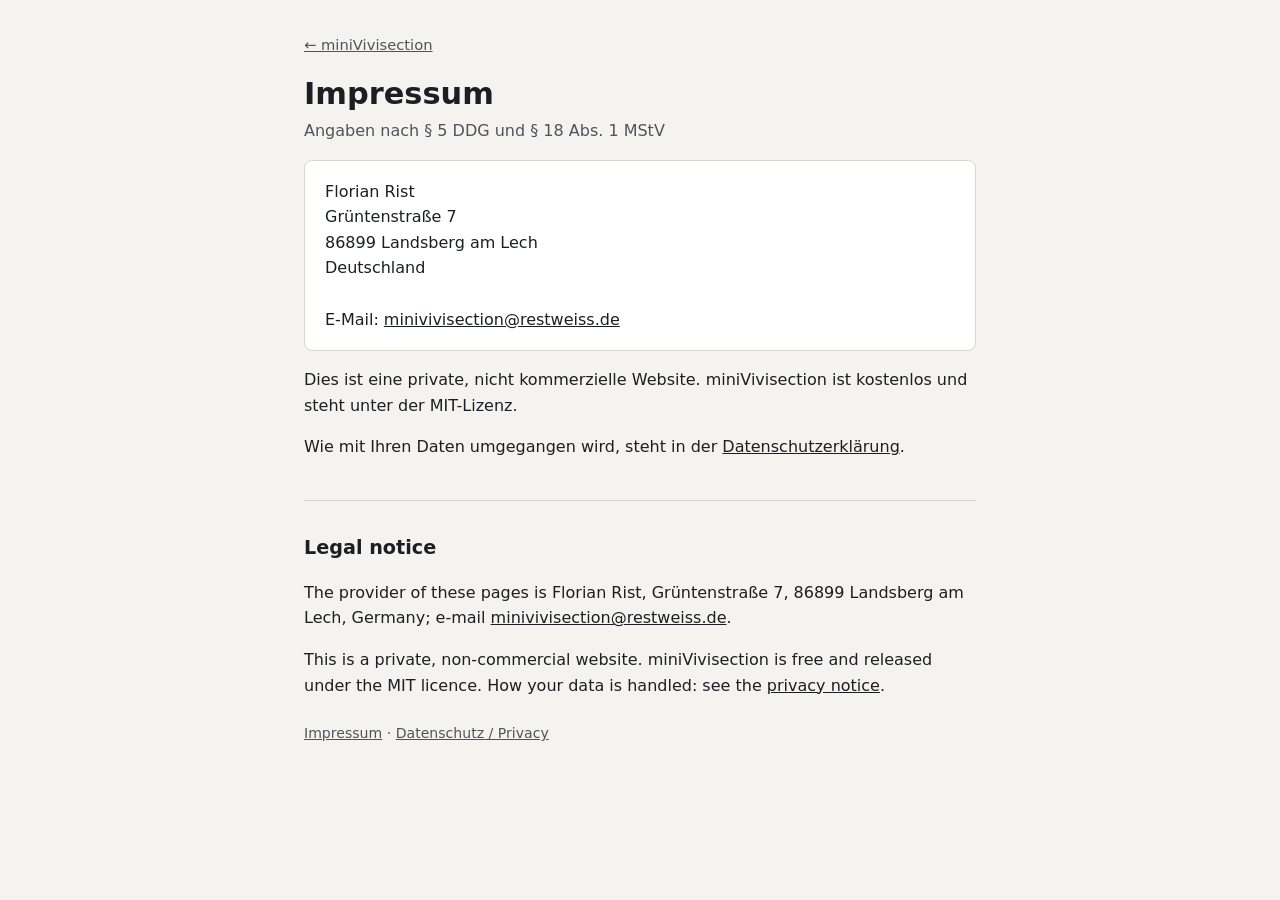
<file: web/pages/impressum.html>
<!doctype html>
<html lang="de">
<head>
<meta charset="utf-8">
<meta name="viewport" content="width=device-width, initial-scale=1">
<meta name="color-scheme" content="light dark">
<meta name="robots" content="noindex">
<title>Impressum — miniVivisection</title>
<link rel="canonical" href="https://restweiss.de/miniVivisection/impressum.html">
<link rel="icon" href="data:image/svg+xml,%3Csvg xmlns='http://www.w3.org/2000/svg' viewBox='0 0 32 32'%3E%3Crect width='32' height='32' rx='6' fill='%231b1f24'/%3E%3Ctext x='16' y='23' font-family='Segoe UI,Arial,sans-serif' font-size='19' font-weight='700' text-anchor='middle' fill='%23fff'%3EV%C2%B0%3C/text%3E%3C/svg%3E">
<style>
  /* The legal pages: the chooser's colours, one plain column, nothing loaded from anywhere else. */
  :root {
    --bg: #f4f3f0;
    --card: #ffffff;
    --ink: #1b1f24;
    --ink-soft: #4d545c;
    --rule: #d9d6cf;
    --sans: "Segoe UI Variable Text", "Segoe UI", system-ui, -apple-system, sans-serif;
  }
  @media (prefers-color-scheme: dark) {
    :root:not([data-theme="light"]) {
      --bg: #101216;
      --card: #181b21;
      --ink: #e9e7e1;
      --ink-soft: #b3b0a8;
      --rule: #2b2f36;
    }
  }
  * { box-sizing: border-box; }
  html { -webkit-text-size-adjust: 100%; }
  body { margin: 0; background: var(--bg); color: var(--ink); font: 16px/1.6 var(--sans); }
  a { color: inherit; }
  a:focus-visible { outline: 2px solid currentColor; outline-offset: 2px; }
  main { max-width: 44rem; margin: 0 auto; padding: 32px 16px 48px; }
  .back { font-size: .92rem; color: var(--ink-soft); }
  h1 { font-size: clamp(1.45rem, 7vw, 1.9rem); line-height: 1.2; margin: 18px 0 6px; overflow-wrap: break-word; hyphens: auto; }
  h2 { font-size: 1.2rem; margin: 32px 0 6px; }
  .card { background: var(--card); border: 1px solid var(--rule); border-radius: 8px; padding: 18px 20px; margin: 16px 0; }
  address { font-style: normal; }
  .lead { color: var(--ink-soft); margin: 0; }
  hr { border: 0; border-top: 1px solid var(--rule); margin: 40px 0 0; }
  footer { color: var(--ink-soft); font-size: .88rem; margin-top: 24px; }
</style>
</head>
<body>
<main>
  <a class="back" href="./">&larr; miniVivisection</a>

  <h1>Impressum</h1>
  <p class="lead">Angaben nach § 5 DDG und § 18 Abs. 1 MStV</p>

  <div class="card">
    <address>
      Florian Rist<br>
      Grüntenstraße 7<br>
      86899 Landsberg am Lech<br>
      Deutschland<br>
      <br>
      E-Mail: <a href="mailto:minivivisection@restweiss.de">minivivisection@restweiss.de</a>
    </address>
  </div>

  <p>Dies ist eine private, nicht kommerzielle Website. miniVivisection ist kostenlos und steht unter der MIT-Lizenz.</p>
  <p>Wie mit Ihren Daten umgegangen wird, steht in der <a href="datenschutz.html">Datenschutzerklärung</a>.</p>

  <hr>
  <section lang="en">
    <h2>Legal notice</h2>
    <p>The provider of these pages is Florian Rist, Grüntenstraße 7, 86899 Landsberg am Lech, Germany; e-mail <a href="mailto:minivivisection@restweiss.de">minivivisection@restweiss.de</a>.</p>
    <p>This is a private, non-commercial website. miniVivisection is free and released under the MIT licence. How your data is handled: see the <a href="datenschutz.html#en">privacy notice</a>.</p>
  </section>

  <footer><a href="impressum.html">Impressum</a> &middot; <a href="datenschutz.html">Datenschutz / Privacy</a></footer>
</main>
</body>
</html>
</file>
